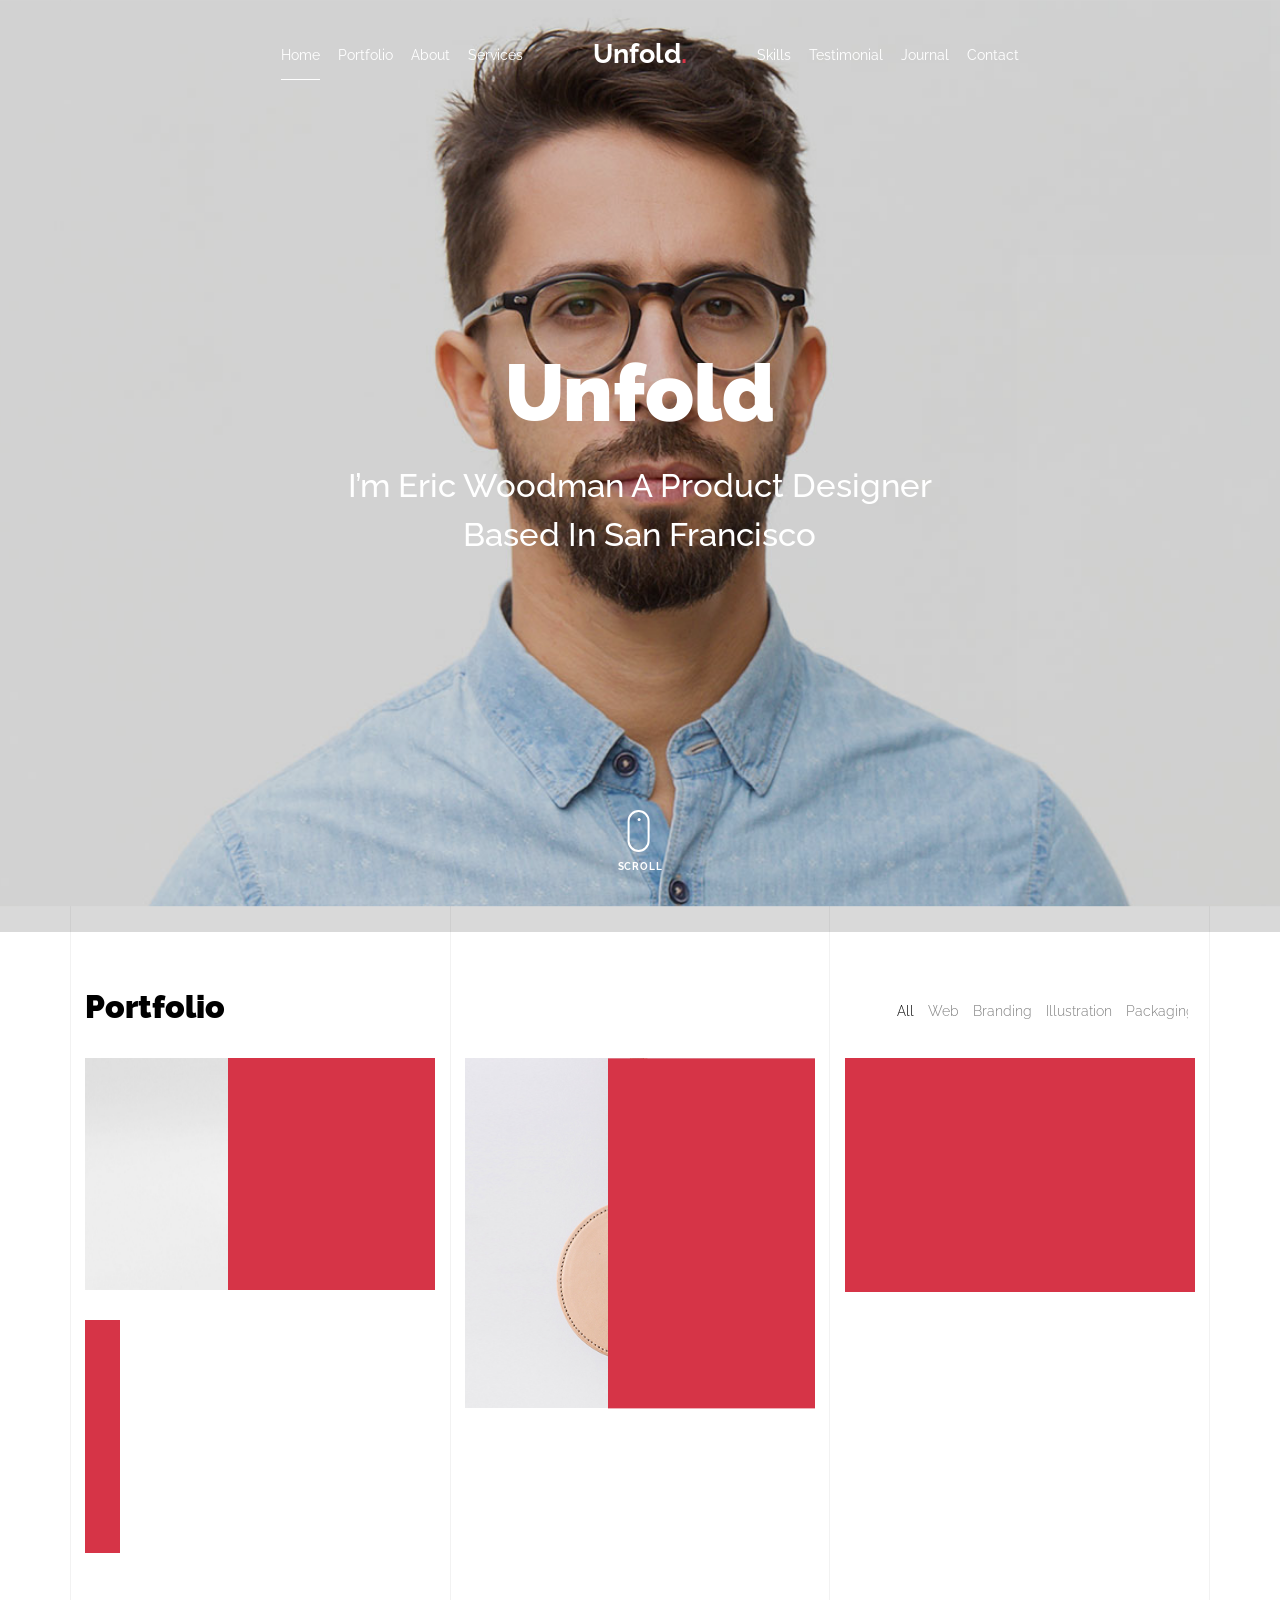
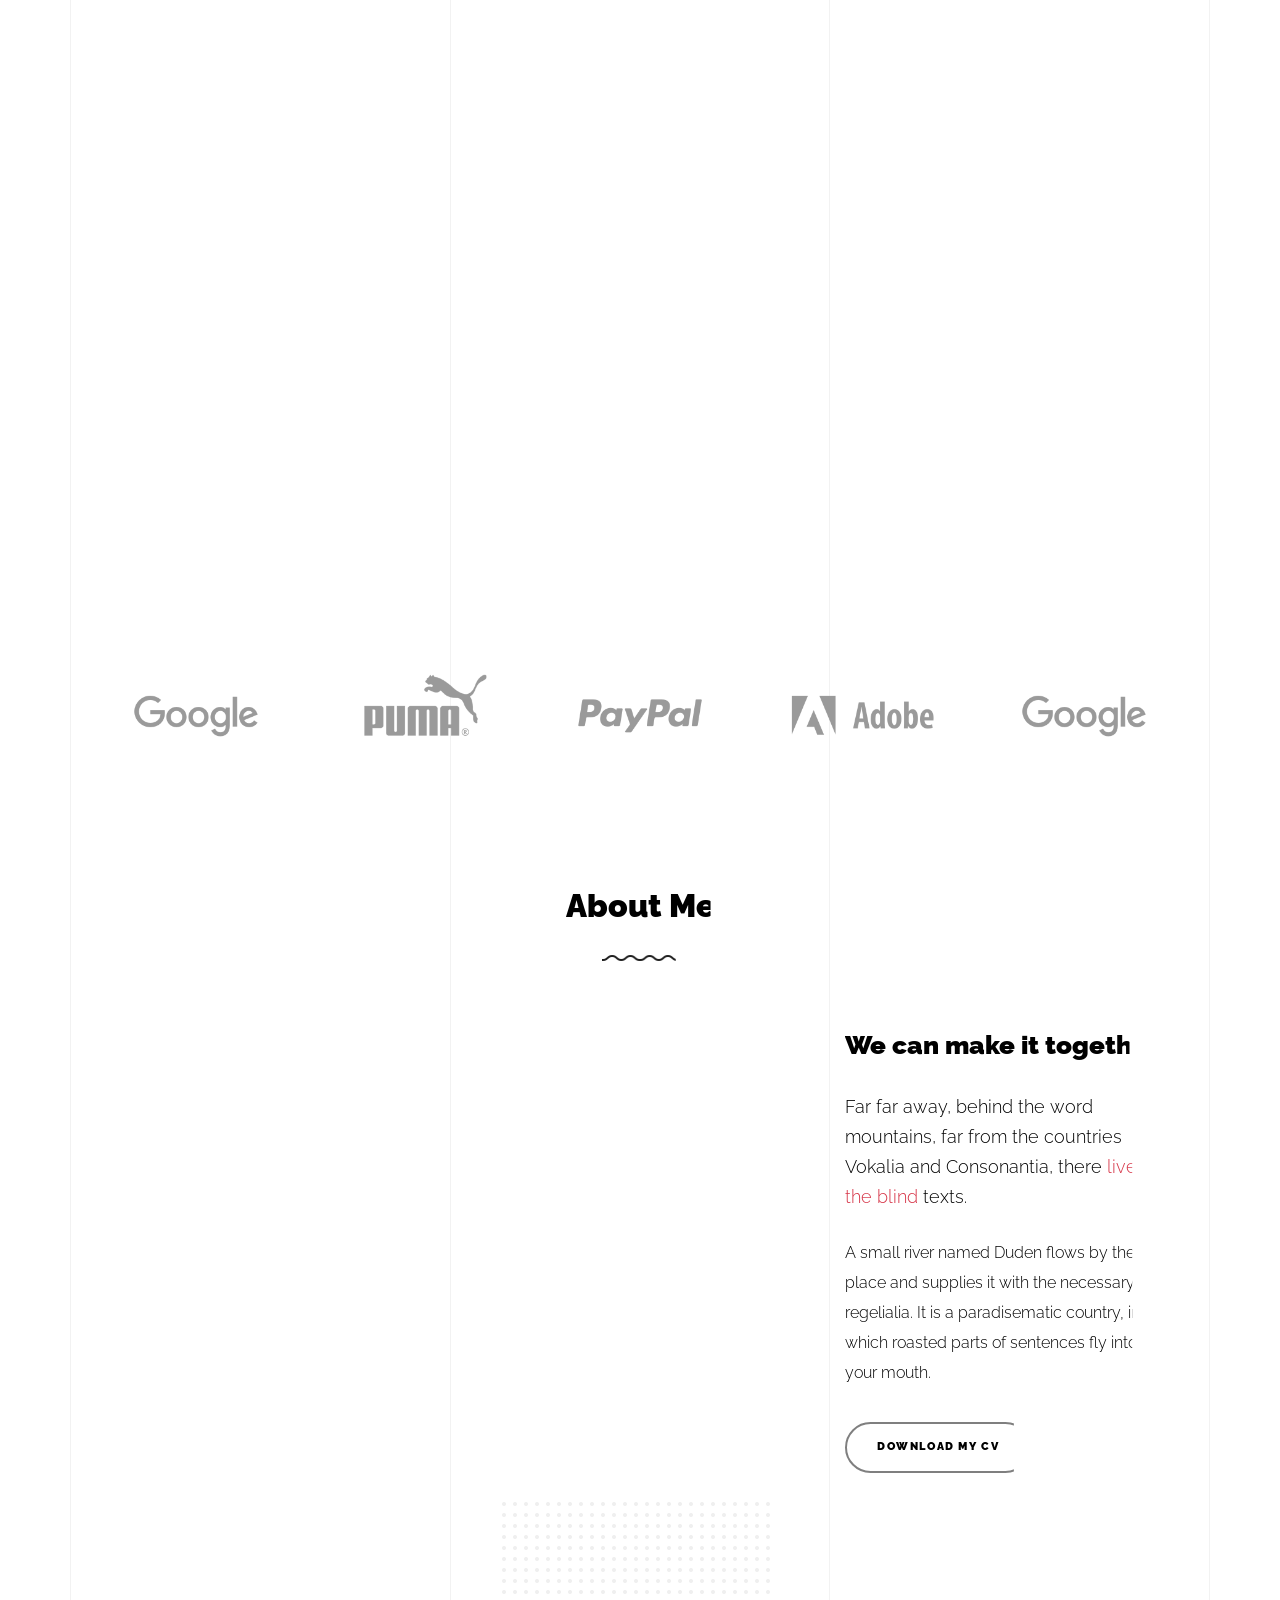
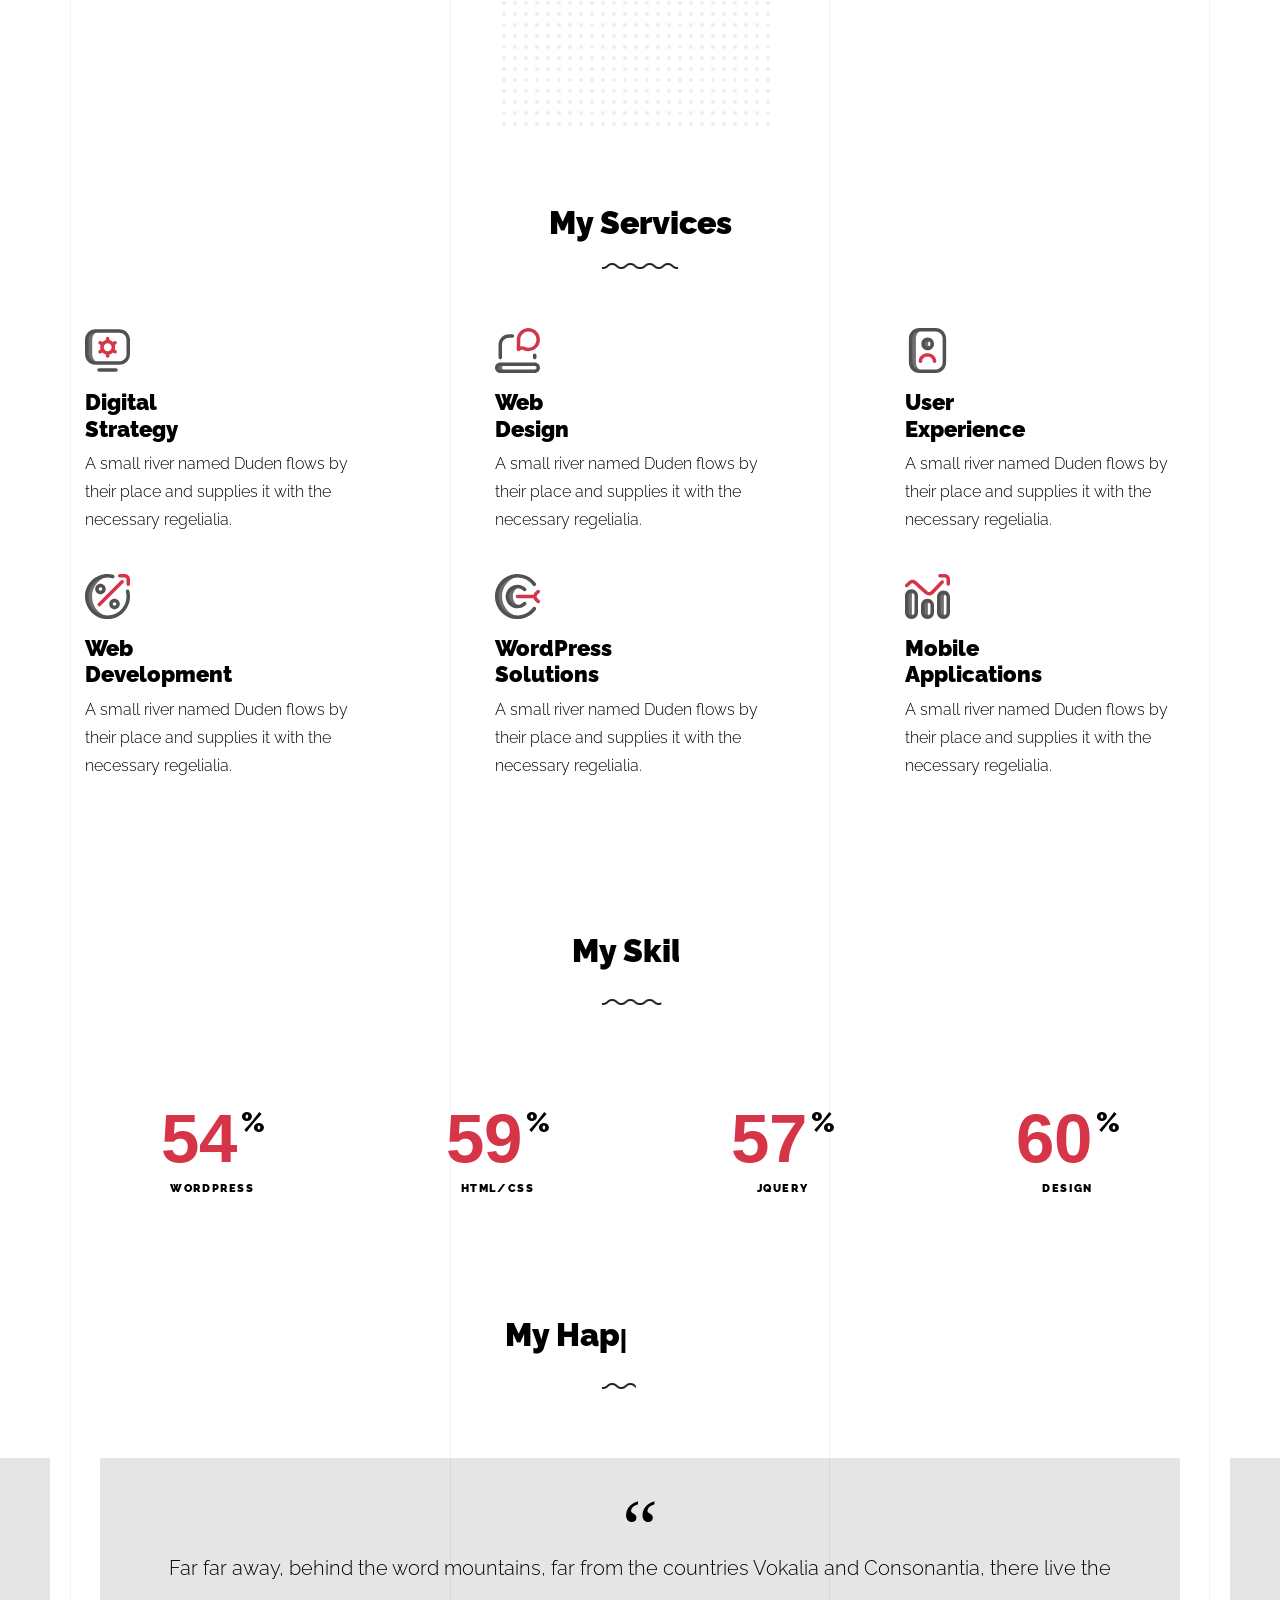
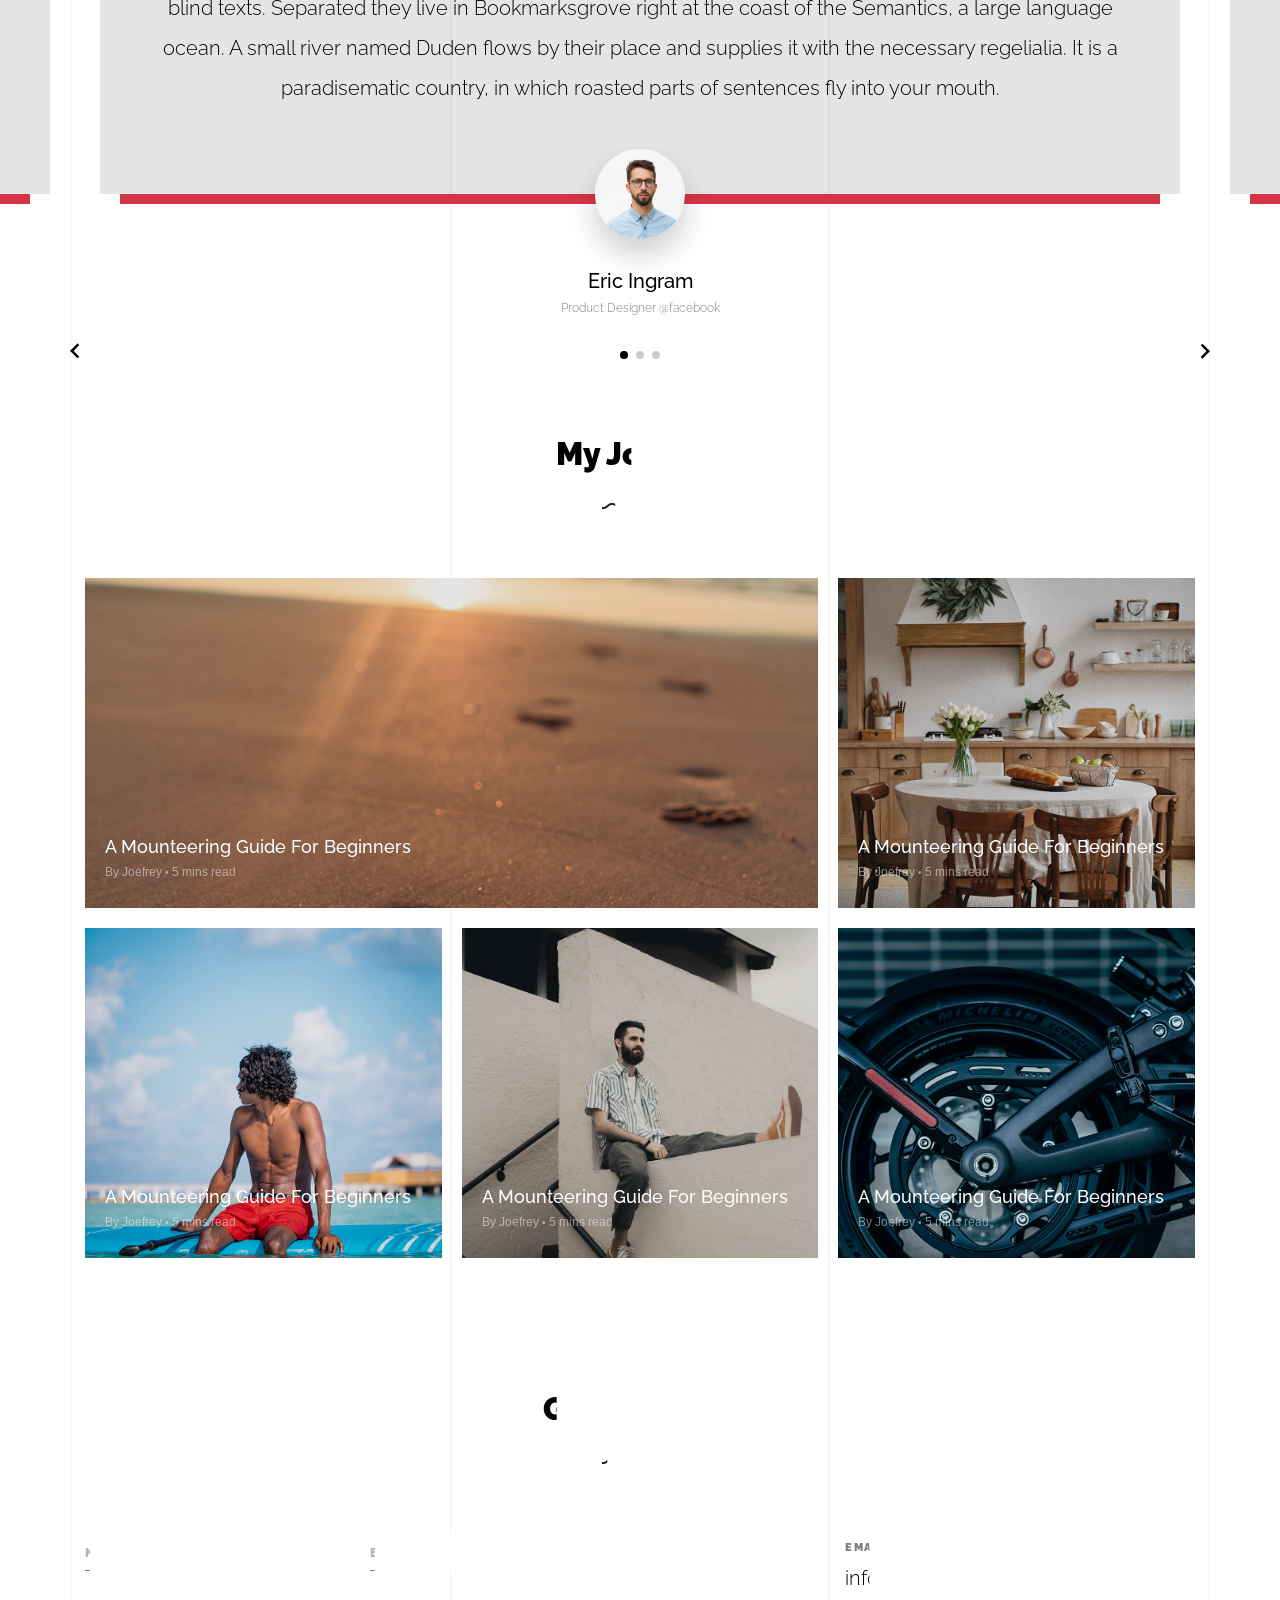
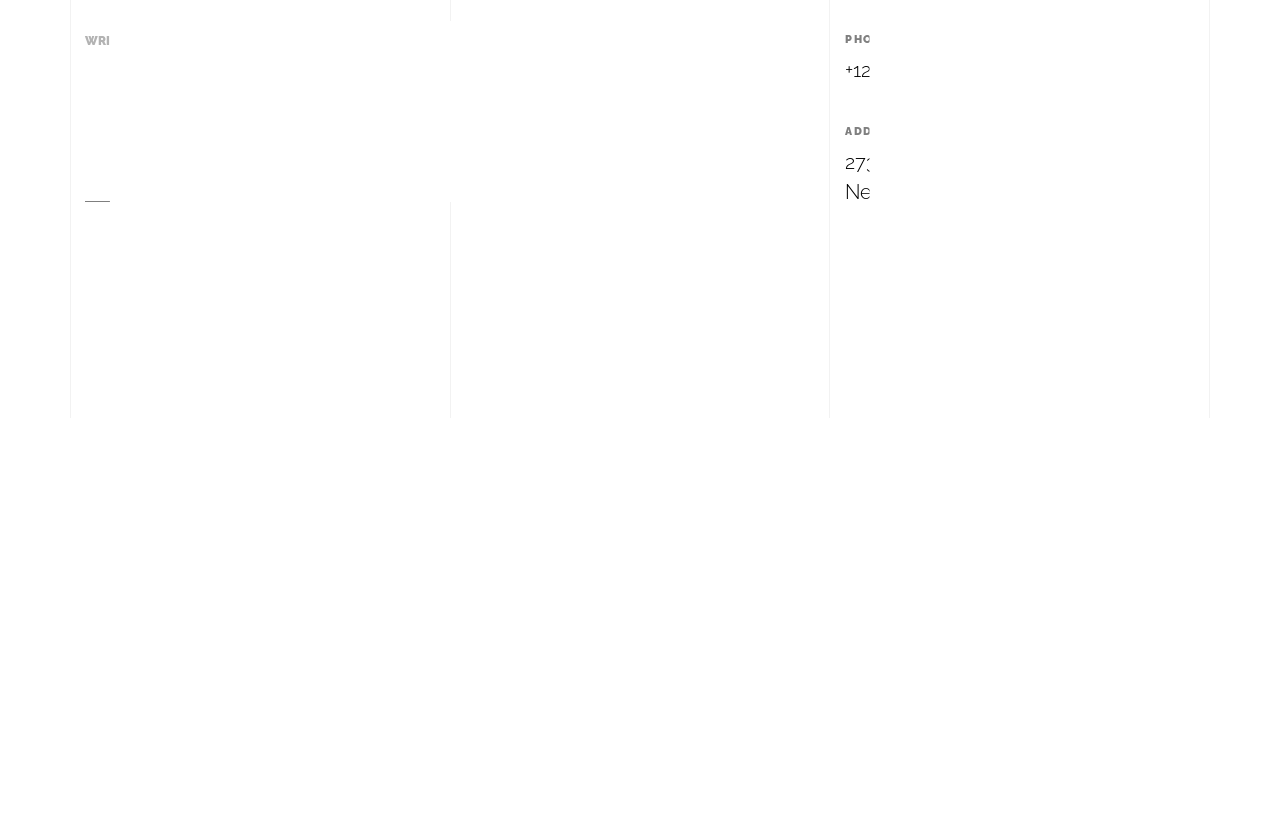
<file: light/index.html>
<!doctype html>
<html lang="en">
  <head>
    <title>Unfold &mdash; A onepage portfolio HTML template by Unslate.co</title>
    <meta charset="utf-8">
    <meta name="viewport" content="width=device-width, initial-scale=1, shrink-to-fit=no">
    
    <meta name="description" content="A onepage portfolio HTML template by Unslate.co">
    <meta name="keywords" content="html, css, javascript, jquery">
    <meta name="author" content="Unslate.co">

    <link rel="stylesheet" href="css/vendor/icomoon/style.css">
    <link rel="stylesheet" href="css/vendor/owl.carousel.min.css">
    <link rel="stylesheet" href="css/vendor/aos.css">
    <link rel="stylesheet" href="css/vendor/animate.min.css">
    <link rel="stylesheet" href="css/vendor/bootstrap.min.css">
    <link rel="stylesheet" href="css/vendor/jquery.fancybox.min.css">
    

    <!-- Theme Style -->
    <link rel="stylesheet" href="css/style.css">

  </head>
  <body data-spy="scroll" data-target=".site-nav-target" data-offset="200">

    <nav class="unslate_co--site-mobile-menu">
      <div class="close-wrap d-flex">
        <a href="#" class="d-flex ml-auto js-menu-toggle">
          <span class="close-label">Close</span>
          <div class="close-times">
            <span class="bar1"></span>
            <span class="bar2"></span>
          </div>
        </a>
      </div>
      <div class="site-mobile-inner"></div>
    </nav>


    <div class="unslate_co--site-wrap">

      <div class="unslate_co--site-inner">

        <div class="lines-wrap">
          <div class="lines-inner">
            <div class="lines"></div>
          </div>
        </div>
        <!-- END lines -->
      
      <nav class="unslate_co--site-nav site-nav-target">

        <div class="container">
        
          <div class="row align-items-center justify-content-between text-left">
            <div class="col-md-5 text-right">
              <ul class="site-nav-ul js-clone-nav text-left d-none d-lg-inline-block">
                <li class="has-children">
                  <a href="#home-section" class="nav-link">Home</a>
                  <ul class="dropdown">
                    <li>
                      <a href="index.html">Hero Image BG</a>
                    </li>
                    <li>
                      <a href="index-video.html">Video BG</a>
                    </li>
                    <li>
                      <a href="index-hero-slider.html">Hero Slider</a>
                    </li>
                    <li>
                      <a href="index-sidebar-menu.html">Sidebar Menu</a>
                    </li>
                    <li>
                      <a href="index-right-menu.html">Right Menu</a>
                    </li>
                  </ul>
                </li>
                <li><a href="#portfolio-section" class="nav-link">Portfolio</a></li>
                <li><a href="#about-section" class="nav-link">About</a></li>
                <li><a href="#services-section" class="nav-link">Services</a></li>
              </ul>
            </div>
            <div class="site-logo pos-absolute">
              <a href="index.html" class="unslate_co--site-logo">Unfold<span>.</span></a>
            </div>
            <div class="col-md-5 text-right text-lg-left">
              <ul class="site-nav-ul js-clone-nav text-left d-none d-lg-inline-block">
                <li><a href="#skills-section" class="nav-link">Skills</a></li>
                <li><a href="#testimonial-section" class="nav-link">Testimonial</a></li>
                <li><a href="#journal-section" class="nav-link">Journal</a></li>
                <li><a href="#contact-section" class="nav-link">Contact</a></li>
              </ul>

              <ul class="site-nav-ul-none-onepage text-right d-inline-block d-lg-none">
                <li><a href="#" class="js-menu-toggle">Menu</a></li>
              </ul>

            </div>
          </div>
        </div>

      </nav>
      <!-- END nav -->

      <div class="cover-v1 jarallax overlay" style="background-image: url('images/cover_bg_1.jpg');" id="home-section">
        <div class="container">
          <div class="row align-items-center">
              
            <div class="col-md-7 mx-auto text-center">
              <h1 class="heading gsap-reveal-hero text-white">Unfold</h1>
              <h2 class="subheading gsap-reveal-hero text-white">I’m Eric Woodman A Product Designer Based In San Francisco</h2>
            </div>

          </div>
        </div>


        <!-- dov -->
        <a href="#portfolio-section" class="mouse-wrap smoothscroll">
          <span class="mouse">
            <span class="scroll"></span>
          </span>
          <span class="mouse-label">Scroll</span>
        </a>

      </div>
      <!-- END .cover-v1 -->



      <div class="unslate_co--section" id="portfolio-section">
        <div class="container">
          
          
          <div class="relative"><div class="loader-portfolio-wrap"><div class="loader-portfolio dark"></div></div> </div>
          <div id="portfolio-single-holder"></div>

          <div class="portfolio-wrapper">

            <div class="d-flex align-items-center mb-4 gsap-reveal gsap-reveal-filter">
              <h2 class="mr-auto heading-h2">Portfolio</h2>
              
              <a href="#" class="text-black js-filter d-inline-block d-lg-none">Filter</a>
              
              <div class="filter-wrap">
                <div class="filter ml-auto" id="filters">
                  <a href="#" class="active" data-filter="*">All</a>
                  <a href="#" data-filter=".web">Web</a>
                  <a href="#" data-filter=".branding">Branding</a>
                  <a href="#" data-filter=".illustration">Illustration</a>
                  <a href="#" data-filter=".packaging">Packaging</a>
                </div>
              </div>

            </div>


            
            <div id="posts" class="row gutter-isotope-item">
              <div class="item web branding col-sm-6 col-md-6 col-lg-4 isotope-mb-2">
                <a href="portfolio-single-1.html" class="portfolio-item ajax-load-page isotope-item gsap-reveal-img" data-id="1">
                    <div class="overlay">
                      <span class="wrap-icon icon-link2"></span>
                      <div class="portfolio-item-content">
                        <h3>Shoe Rebranding</h3>
                        <p>web, branding</p>
                      </div>
                    </div>
                    <img src="images/work_1_md.jpg" class="lazyload  img-fluid" alt="Images" />
                  </a>
              </div>
              <div class="item branding packaging illustration col-sm-6 col-md-6 col-lg-4 isotope-mb-2 ">
                <a href="portfolio-single-3.html" class="portfolio-item ajax-load-page item-portrait isotope-item gsap-reveal-img" data-id="3">
                    <div class="overlay">
                      <span class="wrap-icon icon-link2"></span>
                      <div class="portfolio-item-content">
                        <h3>Reworking</h3>
                        <p>branding, packaging, illustration</p>
                      </div>
                    </div>
                    <img src="images/work_2_md.jpg" class="lazyload  img-fluid" alt="Images" />
                  </a>
              </div>

              <div class="item branding packaging col-sm-6 col-md-6 col-lg-4 isotope-mb-2">
                <a href="portfolio-single-4.html" class="portfolio-item isotope-item ajax-load-page gsap-reveal-img" data-id="4">
                    <div class="overlay">
                      <span class="wrap-icon icon-link2"></span>
                      <div class="portfolio-item-content">
                        <h3>Modern Building</h3>
                        <p>branding, packaging</p>
                      </div>
                    </div>
                    <img src="images/work_3_md.jpg" class="lazyload  img-fluid" alt="Images" />
                  </a>
              </div>

              <div class="item web packaging col-sm-6 col-md-6 col-lg-4 isotope-mb-2">

                <a href="images/work_4_full.jpg" class="portfolio-item isotope-item gsap-reveal-img" data-fancybox="gallery" data-caption="Watch">
                    <div class="overlay">
                      <span class="wrap-icon icon-photo2"></span>
                      <div class="portfolio-item-content">
                        <h3>Watch</h3>
                        <p>web, packaging</p>
                      </div>
                    </div>
                    <img src="images/work_4_full.jpg" class="lazyload  img-fluid" alt="Images" />
                  </a>

              </div>

              <div class="item illustration packaging col-sm-6 col-md-6 col-lg-4 isotope-mb-2">
                <a href="images/work_5_md.jpg" class="portfolio-item isotope-item gsap-reveal-img" data-fancybox="gallery" data-caption="Shoe Rebranding">
                    <div class="overlay">
                      <span class="wrap-icon icon-photo2"></span>
                      <div class="portfolio-item-content">
                        <h3>Shoe Rebranding</h3>
                        <p>illustration, packaging</p>
                      </div>
                    </div>
                    <img src="images/work_5_md.jpg" class="lazyload  img-fluid" alt="Images" />
                  </a>
              </div>

              <div class="item web branding col-sm-6 col-md-6 col-lg-4 isotope-mb-2">
                <a href="portfolio-single-2.html" class="portfolio-item ajax-load-page item-portrait isotope-item gsap-reveal-img" data-id="2">
                    <div class="overlay">
                      <span class="wrap-icon icon-link2"></span>
                      <div class="portfolio-item-content">
                        <h3>Reshape</h3>
                        <p>web, branding</p>
                      </div>
                    </div>
                    <img src="images/work_6_md.jpg" class="lazyload  img-fluid" alt="Images" />
                  </a>
              </div>

              <div class="item branding packaging col-sm-6 col-md-6 col-lg-4 isotope-mb-2">
                <a href="images/work_7_a_md.jpg" class="portfolio-item item-portrait isotope-item gsap-reveal-img" data-fancybox="gallery" data-caption="Modern Building">
                    <div class="overlay">
                      <span class="wrap-icon icon-photo2"></span>
                      <div class="portfolio-item-content">
                        <h3>Modern Building</h3>
                        <p>branding, packaging</p>
                      </div>
                    </div>
                    <img src="images/work_7_a_md.jpg" class="lazyload  img-fluid" alt="Images" />
                  </a>
              </div>

              <div class="item web branding col-sm-6 col-md-6 col-lg-4 isotope-mb-2">
                <a href="https://www.youtube.com/watch?v=mwtbEGNABWU" class="portfolio-item isotope-item gsap-reveal-img" data-fancybox="gallery" data-caption="Showreel 2019">
                    <div class="overlay">
                      <span class="wrap-icon icon-play_circle_filled"></span>
                      <div class="portfolio-item-content">
                        <h3>Showreel 2019</h3>
                        <p>web, branding</p>
                      </div>
                    </div>
                    <img src="images/work_8_md.jpg" class="lazyload  img-fluid" alt="Images" />
                  </a>
              </div>

              <div class="item web illustration col-sm-6 col-md-6 col-lg-4 isotope-mb-2">
                <a href="images/work_9_a_md.jpg" class="portfolio-item isotope-item gsap-reveal-img" data-fancybox="gallery" data-caption="Render Packaging">
                    <div class="overlay">
                      <span class="wrap-icon icon-photo2"></span>
                      <div class="portfolio-item-content">
                        <h3>Render Packaging</h3>
                        <p>web, illustration</p>
                      </div>
                    </div>
                    <img src="images/work_9_a_md.jpg" class="lazyload  img-fluid" alt="Images" />
                  </a>
              </div>

            </div>
            
          </div>


        </div>
      </div>



      <div class="unslate_co--section">
        <div class="container">
          <div class="owl-carousel logo-slider">
            <div class="logo-v1 gsap-reveal">
              <img src="images/logo-google.png" alt="Image" class="img-fluid">
            </div>
            <div class="logo-v1 gsap-reveal">
              <img src="images/logo-puma.png" alt="Image" class="img-fluid">
            </div>
            <div class="logo-v1 gsap-reveal">
              <img src="images/logo-paypal.png" alt="Image" class="img-fluid">
            </div>
            <div class="logo-v1 gsap-reveal">
              <img src="images/logo-adobe.png" alt="Image" class="img-fluid">
            </div>
          </div>
        </div>
      </div>


      <div class="unslate_co--section" id="about-section">
        <div class="container">
          
          <div class="section-heading-wrap text-center mb-5">
            <h2 class="heading-h2 text-center divider"><span class="gsap-reveal">About Me</span></h2>
            <span class="gsap-reveal"><img src="images/divider.png" alt="divider" width="76"></span>
          </div>
          

          <div class="row mt-5 justify-content-between">
            <div class="col-lg-7 mb-5 mb-lg-0" data-aos="fade-up">
              <figure class="dotted-bg gsap-reveal-img">
                <img src="images/about_me_pic.jpg" alt="Image" class="img-fluid">
              </figure>
            </div>
            <div class="col-lg-4 pr-lg-5">
              <h3 class="mb-4 heading-h3"><span class="gsap-reveal">We can make it together</span></h3>
              <p class="lead gsap-reveal">Far far away, behind the word mountains, far from the countries Vokalia and Consonantia, there <a href="#">live the blind</a> texts. </p>
              <p class="mb-4 gsap-reveal">A small river named Duden flows by their place and supplies it with the necessary regelialia. It is a paradisematic country, in which roasted parts of sentences fly into your mouth.</p>
              <p class="gsap-reveal"><a href="#" class="btn btn-outline-pill btn-custom-light">Download my CV</a></p>
            </div>
          </div>
        </div>
      </div>

      <div class="unslate_co--section" id="services-section">
        <div class="container">

          <div class="section-heading-wrap text-center mb-5">
            <h2 class="heading-h2 text-center divider">My Services</h2>
            <img src="images/divider.png" alt="divider" width="76">
          </div>

          <div class="row gutter-v3">
            <div class="col-md-6 col-lg-4 mb-4">
              <div class="feature-v1" data-aos="fade-up" data-aos-delay="0">
                <div class="wrap-icon mb-3">
                  <img src="images/svg/001-options.svg" alt="Image" width="45">
                </div>
                <h3>Digital <br> Strategy</h3>
                <p>A small river named Duden flows by their place and supplies it with the necessary regelialia. </p>
              </div> 
            </div>
            <div class="col-md-6 col-lg-4 mb-4">
              <div class="feature-v1" data-aos="fade-up" data-aos-delay="100">
                <div class="wrap-icon mb-3">
                  <img src="images/svg/002-chat.svg" alt="Icon" width="45">
                </div>
                <h3>Web <br> Design</h3>
                <p>A small river named Duden flows by their place and supplies it with the necessary regelialia. </p>
              </div> 
            </div>
            <div class="col-md-6 col-lg-4 mb-4">
              <div class="feature-v1" data-aos="fade-up" data-aos-delay="200">
                <div class="wrap-icon mb-3">
                  <img src="images/svg/003-contact-book.svg" alt="Image" class="img-fluid" width="45">
                </div>
                <h3>User <br> Experience</h3>
                <p>A small river named Duden flows by their place and supplies it with the necessary regelialia. </p>
              </div> 
            </div>

            <div class="col-md-6 col-lg-4 mb-4">
              <div class="feature-v1" data-aos="fade-up" data-aos-delay="0">
                <div class="wrap-icon mb-3">
                  <img src="images/svg/004-percentage.svg" alt="Image" width="45">
                </div>
                <h3>Web <br> Development</h3>
                <p>A small river named Duden flows by their place and supplies it with the necessary regelialia. </p>
              </div> 
            </div>
            <div class="col-md-6 col-lg-4 mb-4">
              <div class="feature-v1" data-aos="fade-up" data-aos-delay="100">
                <div class="wrap-icon mb-3">
                  <img src="images/svg/006-goal.svg" alt="Image" width="45">
                </div>
                <h3>WordPress <br> Solutions</h3>
                <p>A small river named Duden flows by their place and supplies it with the necessary regelialia. </p>
              </div> 
            </div>
            <div class="col-md-6 col-lg-4 mb-4">
              <div class="feature-v1" data-aos="fade-up" data-aos-delay="200">
                <div class="wrap-icon mb-3">
                  <img src="images/svg/005-line-chart.svg" alt="Image" width="45">
                </div>
                <h3>Mobile <br> Applications</h3>
                <p>A small river named Duden flows by their place and supplies it with the necessary regelialia. </p>
              </div> 
            </div>

          </div>

        </div>
      </div>

      <div class="unslate_co--section section-counter" id="skills-section">
        <div class="container">
          <div class="section-heading-wrap text-center mb-5">
            <h2 class="heading-h2 text-center divider"><span class="gsap-reveal">My Skills</span></h2>
            <span class="gsap-reveal"><img src="images/divider.png" alt="divider" width="76"></span>
          </div>


          <div class="row pt-5">
            <div class="col-6 col-sm-6 mb-5 mb-lg-0 col-md-6 col-lg-3" data-aos="fade-up" data-aos-delay="0">
              <div class="counter-v1 text-center">
                <span class="number-wrap">
                  <span class="number number-counter" data-number="90">0</span>
                  <span class="append-text">%</span>
                </span>
                <span class="counter-label">WordPress</span>
              </div>
            </div>
            <div class="col-6 col-sm-6 mb-5 mb-lg-0 col-md-6 col-lg-3" data-aos="fade-up" data-aos-delay="100">
              <div class="counter-v1 text-center">
                <span class="number-wrap">
                  <span class="number number-counter" data-number="99">0</span>
                  <span class="append-text">%</span>
                </span>
                <span class="counter-label">HTML/CSS</span>
              </div>
            </div>
            <div class="col-6 col-sm-6 mb-5 mb-lg-0 col-md-6 col-lg-3" data-aos="fade-up" data-aos-delay="200">
              <div class="counter-v1 text-center">
                <span class="number-wrap">
                  <span class="number number-counter" data-number="95">0</span>
                  <span class="append-text">%</span>
                </span>
                <span class="counter-label">jQuery</span>
              </div>
            </div>
            <div class="col-6 col-sm-6 mb-5 mb-lg-0 col-md-6 col-lg-3" data-aos="fade-up" data-aos-delay="300">
              <div class="counter-v1 text-center">
                <span class="number-wrap">
                  <span class="number number-counter" data-number="100">0</span>
                  <span class="append-text">%</span>
                </span>
                <span class="counter-label">Design</span>
              </div>
            </div>
          </div>
        </div>
      </div>
      <!-- END .counter -->

      <div class="unslate_co--section" id="testimonial-section">
        <div class="container">
          <div class="section-heading-wrap text-center mb-5">
            <h2 class="heading-h2 text-center divider"><span class="gsap-reveal">My Happy Clients</span></h2>
            <span class="gsap-reveal"><img src="images/divider.png" alt="divider" width="76"></span>
          </div>
        </div>

        <div class="owl-carousel testimonial-slider">
          <div>
            <div class="testimonial-v1">
              <div class="testimonial-inner-bg">
                <span class="quote">&ldquo;</span>
                <blockquote>
                  Far far away, behind the word mountains, far from the countries Vokalia and Consonantia, there live the blind texts. Separated they live in Bookmarksgrove right at the coast of the Semantics, a large language ocean. A small river named Duden flows by their place and supplies it with the necessary regelialia. It is a paradisematic country, in which roasted parts of sentences fly into your mouth.
                </blockquote>
              </div>
              
              <div class="testimonial-author-info">
                <img src="images/person_man_1.jpg" alt="Image">
                <h3>Eric Ingram</h3>
                <span class="d-block position">Product Designer @facebook</span>
              </div>

            </div>
          </div>
          <div>
            <div class="testimonial-v1">
              <div class="testimonial-inner-bg">
                <span class="quote">&ldquo;</span>
                <blockquote>
                  Far far away, behind the word mountains, far from the countries Vokalia and Consonantia, there live the blind texts. Separated they live in Bookmarksgrove right at the coast of the Semantics, a large language ocean. A small river named Duden flows by their place and supplies it with the necessary regelialia. It is a paradisematic country, in which roasted parts of sentences fly into your mouth.
                </blockquote>
              </div>
              
              <div class="testimonial-author-info">
                <img src="images/person_man_2.jpg" alt="Image">
                <h3>Ryan Mullins</h3>
                <span class="d-block position">Product Designer @Shopify</span>
              </div>

            </div>
          </div>
          <div>
            <div class="testimonial-v1">
              <div class="testimonial-inner-bg">
                <span class="quote">&ldquo;</span>
                <blockquote>
                  Far far away, behind the word mountains, far from the countries Vokalia and Consonantia, there live the blind texts. Separated they live in Bookmarksgrove right at the coast of the Semantics, a large language ocean. A small river named Duden flows by their place and supplies it with the necessary regelialia. It is a paradisematic country, in which roasted parts of sentences fly into your mouth.
                </blockquote>
              </div>
              
              <div class="testimonial-author-info">
                <img src="images/person_woman_1.jpg" alt="Image">
                <h3>Erica Miller</h3>
                <span class="d-block position">Product Designer @Twitter</span>
              </div>

            </div>
          </div>
        </div>

      </div>
      <!-- END testimonial -->

      <div class="unslate_co--section" id="journal-section">
        <div class="container">
          <div class="section-heading-wrap text-center mb-5">
            <h2 class="heading-h2 text-center divider"><span class="gsap-reveal">My Journal</span></h2>
            <span class="gsap-reveal"><img src="images/divider.png" alt="divider" width="76"></span>
          </div>

          
          <div class="row gutter-v4 align-items-stretch">
            <div class="col-sm-6 col-md-6 col-lg-8 blog-post-entry" data-aos="fade-up" data-aos-delay="0">

              <a href="blog-single.html" class="grid-item blog-item w-100 h-100">
                <div class="overlay">
                  <div class="portfolio-item-content">
                    <h3>A Mounteering Guide For Beginners</h3>
                    <p class="post-meta">By Joefrey <span class="small">&bullet;</span> 5 mins read</p>
                  </div>
                </div>
                <img src="images/post_1.jpg" class="lazyload" alt="Image" />
              </a>


            </div>
            <div class="col-sm-6 col-md-6 col-lg-4 blog-post-entry" data-aos="fade-up" data-aos-delay="100">
              <a href="blog-single.html" class="grid-item blog-item w-100 h-100">
                <div class="overlay">
                  <div class="portfolio-item-content">
                    <h3>A Mounteering Guide For Beginners</h3>
                    <p class="post-meta">By Joefrey <span class="small">&bullet;</span> 5 mins read</p>
                  </div>
                </div>
                <img src="images/post_2.jpg" class="lazyload" alt="Image" />
              </a>
            </div>


            <div class="col-sm-6 col-md-6 col-lg-4 blog-post-entry" data-aos="fade-up" data-aos-delay="0">

              <a href="blog-single.html" class="grid-item blog-item w-100 h-100">
                <div class="overlay">
                  <div class="portfolio-item-content">
                    <h3>A Mounteering Guide For Beginners</h3>
                    <p class="post-meta">By Joefrey <span class="small">&bullet;</span> 5 mins read</p>
                  </div>
                </div>
                <img src="images/post_3.jpg" class="lazyload" alt="Image" />
              </a>


            </div>
            <div class="col-sm-6 col-md-6 col-lg-4 blog-post-entry" data-aos="fade-up" data-aos-delay="100">
              <a href="blog-single.html" class="grid-item blog-item w-100 h-100">
                <div class="overlay">
                  <div class="portfolio-item-content">
                    <h3>A Mounteering Guide For Beginners</h3>
                    <p class="post-meta">By Joefrey <span class="small">&bullet;</span> 5 mins read</p>
                  </div>
                </div>
                <img src="images/post_4.jpg" class="lazyload" alt="Image" />
              </a>
            </div>

            <div class="col-sm-6 col-md-6 col-lg-4 blog-post-entry" data-aos="fade-up" data-aos-delay="200">
              <a href="blog-single.html" class="grid-item blog-item w-100 h-100">
                <div class="overlay">
                  <div class="portfolio-item-content">
                    <h3>A Mounteering Guide For Beginners</h3>
                    <p class="post-meta">By Joefrey <span class="small">&bullet;</span> 5 mins read</p>
                  </div>
                </div>
                <img src="images/post_5.jpg" class="lazyload" alt="Image" />
              </a>
            </div>


          </div>

        </div>
      </div>
      <!-- END blog posts -->


      <div class="unslate_co--section" id="contact-section">
        <div class="container">
          <div class="section-heading-wrap text-center mb-5">
            <h2 class="heading-h2 text-center divider"><span class="gsap-reveal">Get In Touch</span></h2>
            <span class="gsap-reveal"><img src="images/divider.png" alt="divider" width="76"></span>
          </div>


          <div class="row justify-content-between">
            
            <div class="col-md-6">
              <form method="post" class="form-outline-style-v1" id="contactForm">
                <div class="form-group row mb-0">

                  <div class="col-lg-6 form-group gsap-reveal">
                    <label for="name">Name</label>
                    <input name="name" type="text" class="form-control" id="name">
                  </div>
                  <div class="col-lg-6 form-group gsap-reveal">
                    <label for="email">Email</label>
                    <input name="email" type="email" class="form-control" id="email">
                  </div>
                  <div class="col-lg-12 form-group gsap-reveal">
                    <label for="message">Write your message...</label>
                    <textarea name="message" id="message" cols="30" rows="7" class="form-control"></textarea>
                  </div>
                </div>
                <div class="form-group row gsap-reveal">
                    <div class="col-md-12 d-flex align-items-center">
                      <input type="submit" class="btn btn-outline-pill btn-custom-light mr-3" value="Send Message">
                      <span class="submitting"></span>
                    </div>
                  </div>
              </form>
              <div id="form-message-warning" class="mt-4"></div> 
              <div id="form-message-success">
                Your message was sent, thank you!
              </div>

            </div>

            <div class="col-md-4">
              <div class="contact-info-v1">
                <div class="gsap-reveal d-block">
                  <span class="d-block contact-info-label">Email</span>
                  <a href="#" class="contact-info-val">info@unslate.co</a>
                </div>
                <div class="gsap-reveal d-block">
                  <span class="d-block contact-info-label">Phone</span>
                  <a href="#" class="contact-info-val">+12 345 6789 012</a>
                </div>
                <div class="gsap-reveal d-block">
                  <span class="d-block contact-info-label">Address</span>
                  <address class="contact-info-val">273 South Riverview Rd. <br> New York, NY 10011</address>
                </div>
              </div>
            </div>

          </div>
        </div>
      </div>
      </div> 

      <footer class="unslate_co--footer unslate_co--section">
        <div class="container">
          <div class="row justify-content-center">
            <div class="col-md-7">
              
              <div class="footer-site-logo"><a href="#">Unfold<span>.</span></a></div>

              <ul class="footer-site-social">
                <li><a href="#">Facebook</a></li>
                <li><a href="#">Twitter</a></li>
                <li><a href="#">Instagram</a></li>
                <li><a href="#">Dribbble</a></li>
                <li><a href="#">Behance</a></li>
              </ul>

              <p class="site-copyright">
                <small>&copy; 2020 <a href="#">Unfold  </a>. All Rights Reserved. Design with <span class="icon-heart text-danger"></span> by <a href="#">Unslate.co</a>.</small>
              </p>

            </div>
          </div>
        </div>
      </footer>

      
    </div>

    <!-- Loader -->
    <div id="unslate_co--overlayer"></div>
    <div class="site-loader-wrap">
      <div class="site-loader dark"></div>
    </div>

    <script src="js/scripts-dist.js"></script>
    <script src="js/main.js"></script>

    <!-- Global site tag (gtag.js) - Google Analytics -->
<script async src="https://www.googletagmanager.com/gtag/js?id=UA-157808202-1"></script>
<script>
  window.dataLayer = window.dataLayer || [];
  function gtag(){dataLayer.push(arguments);}
  gtag('js', new Date());

  gtag('config', 'UA-157808202-1');
</script>

  </body>
</html>
</file>
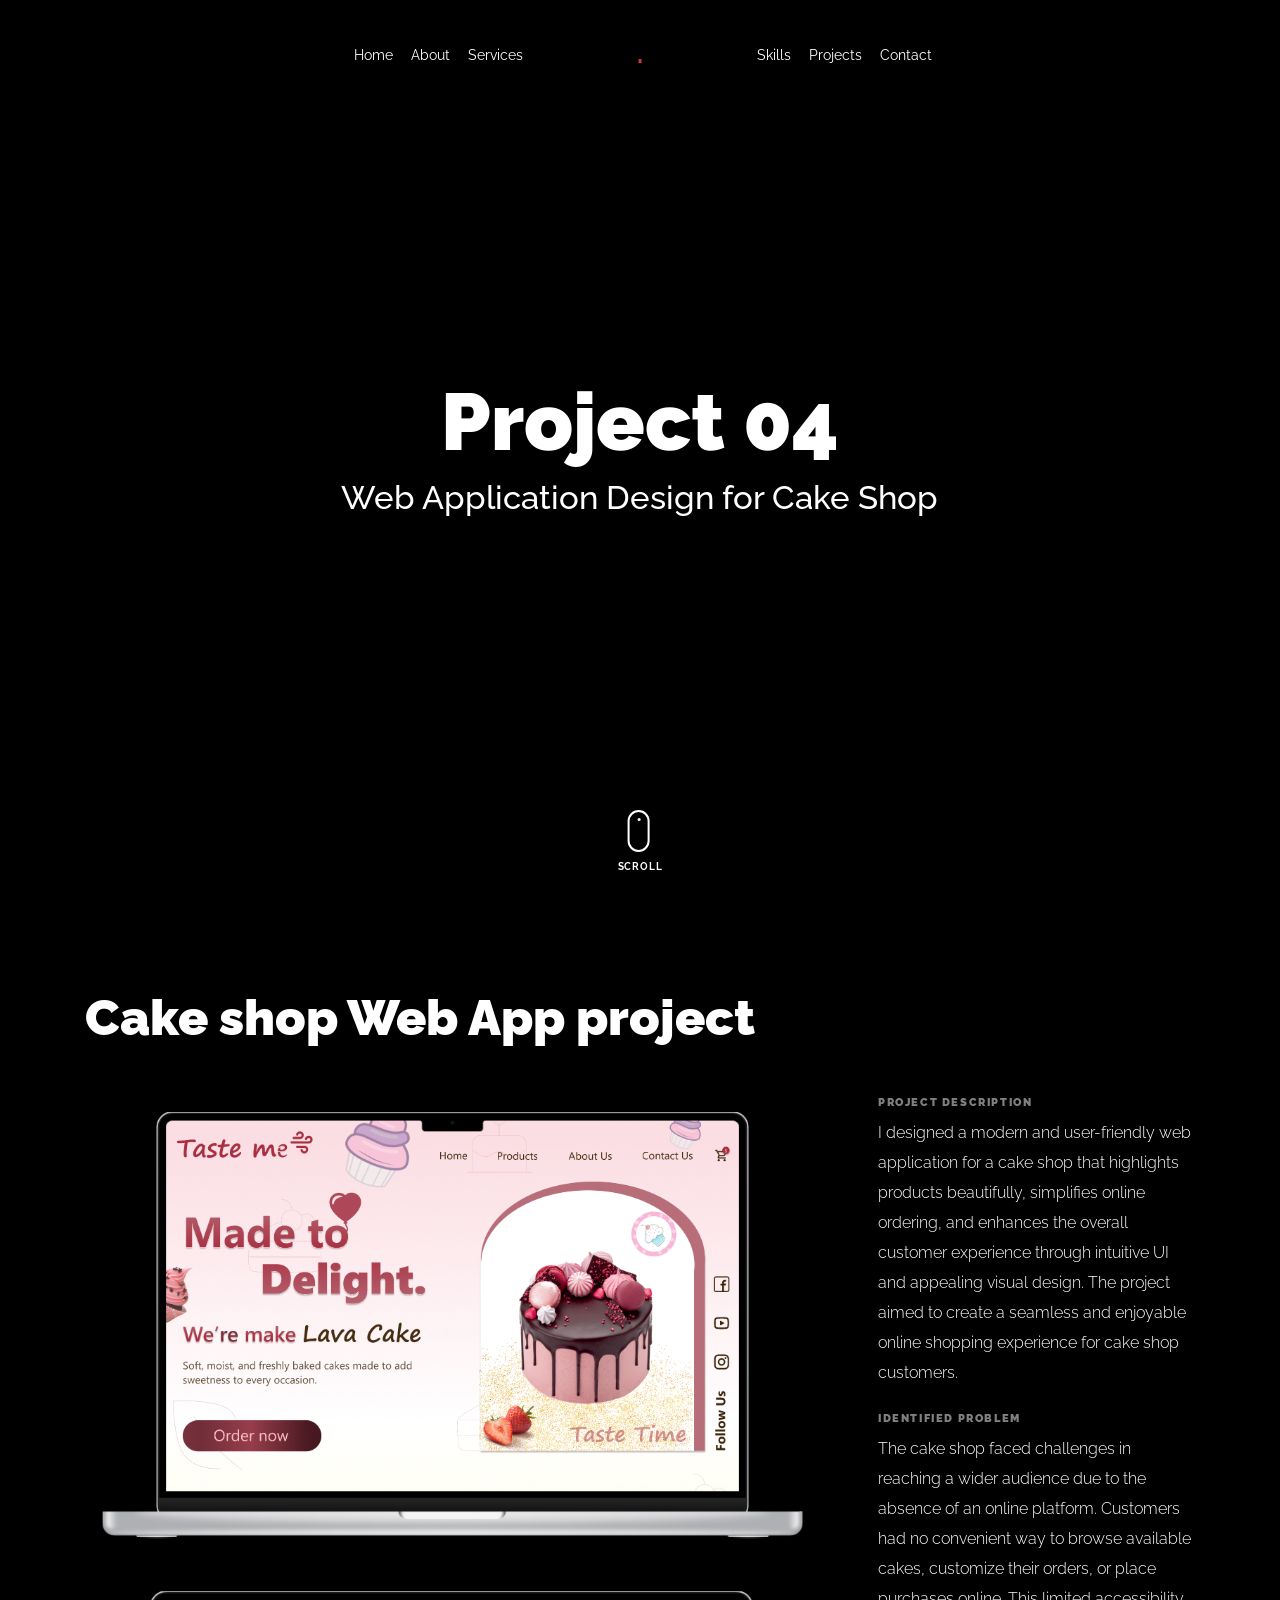
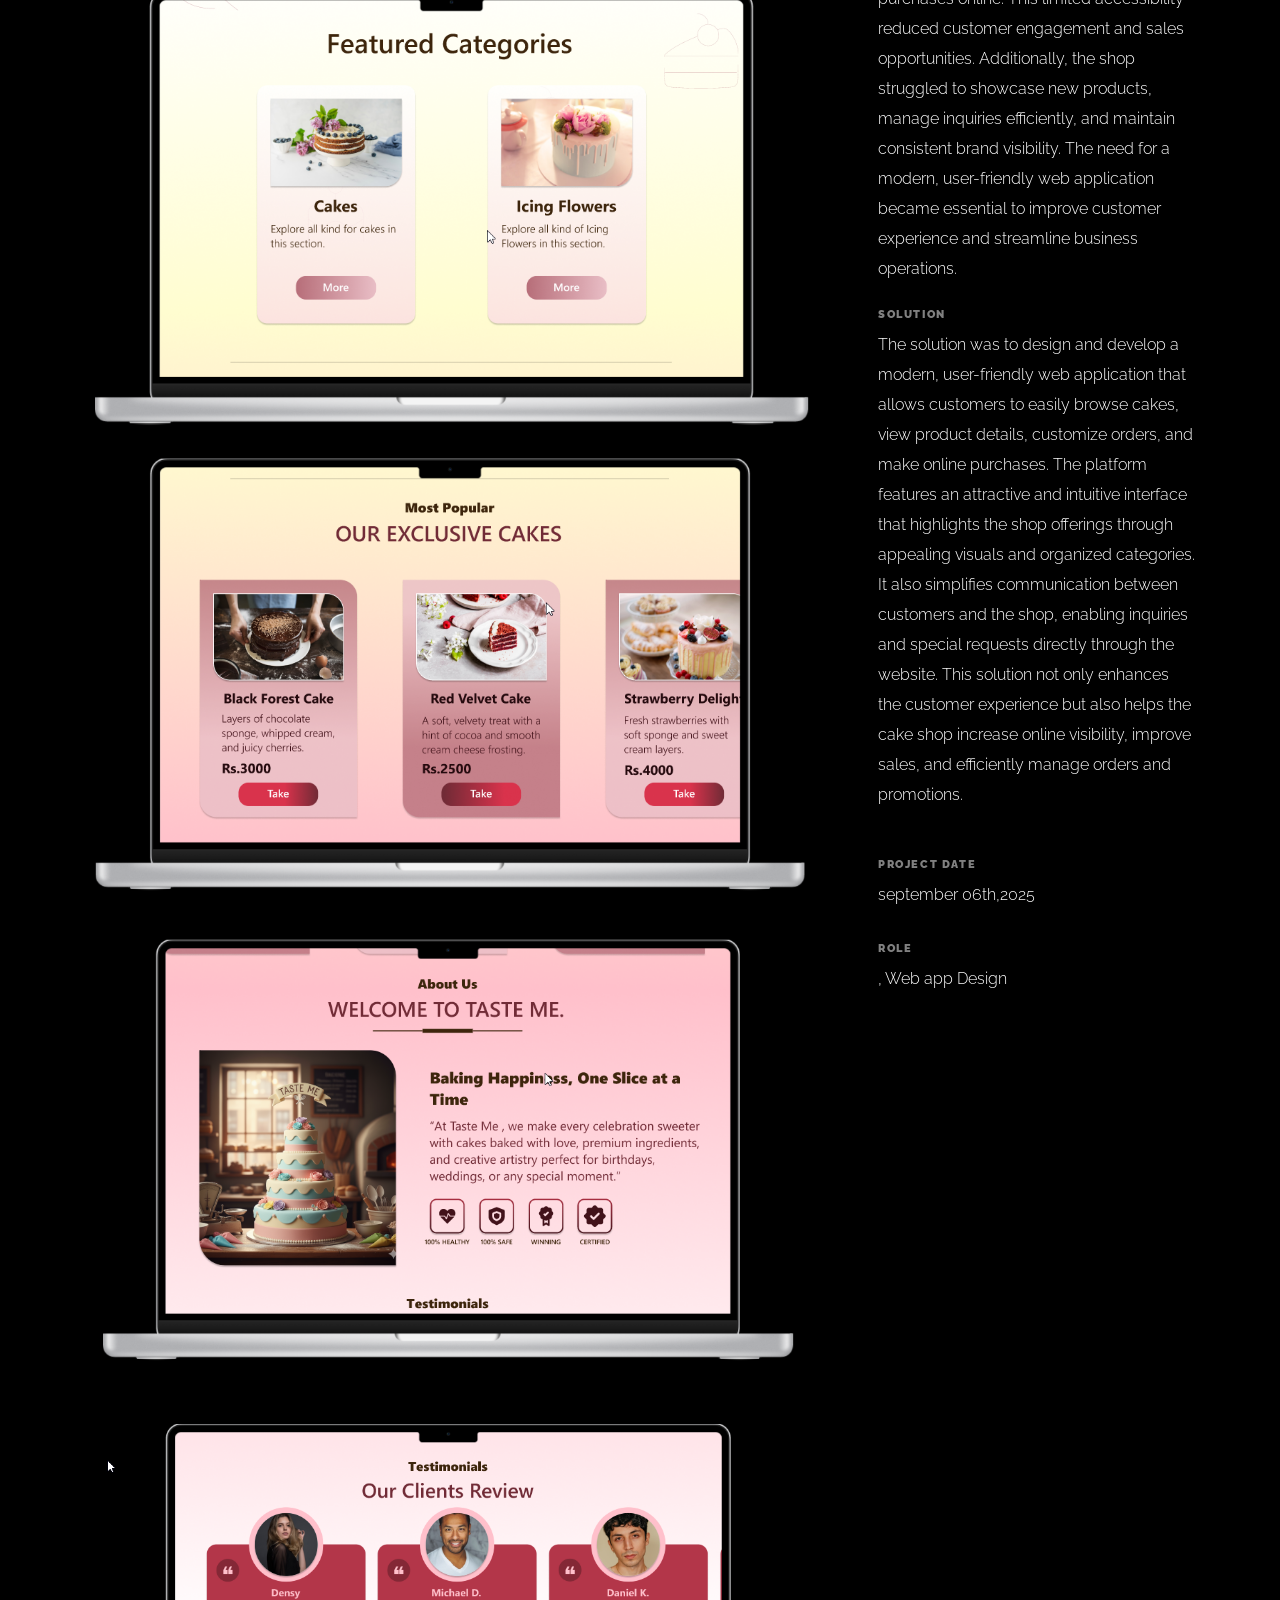
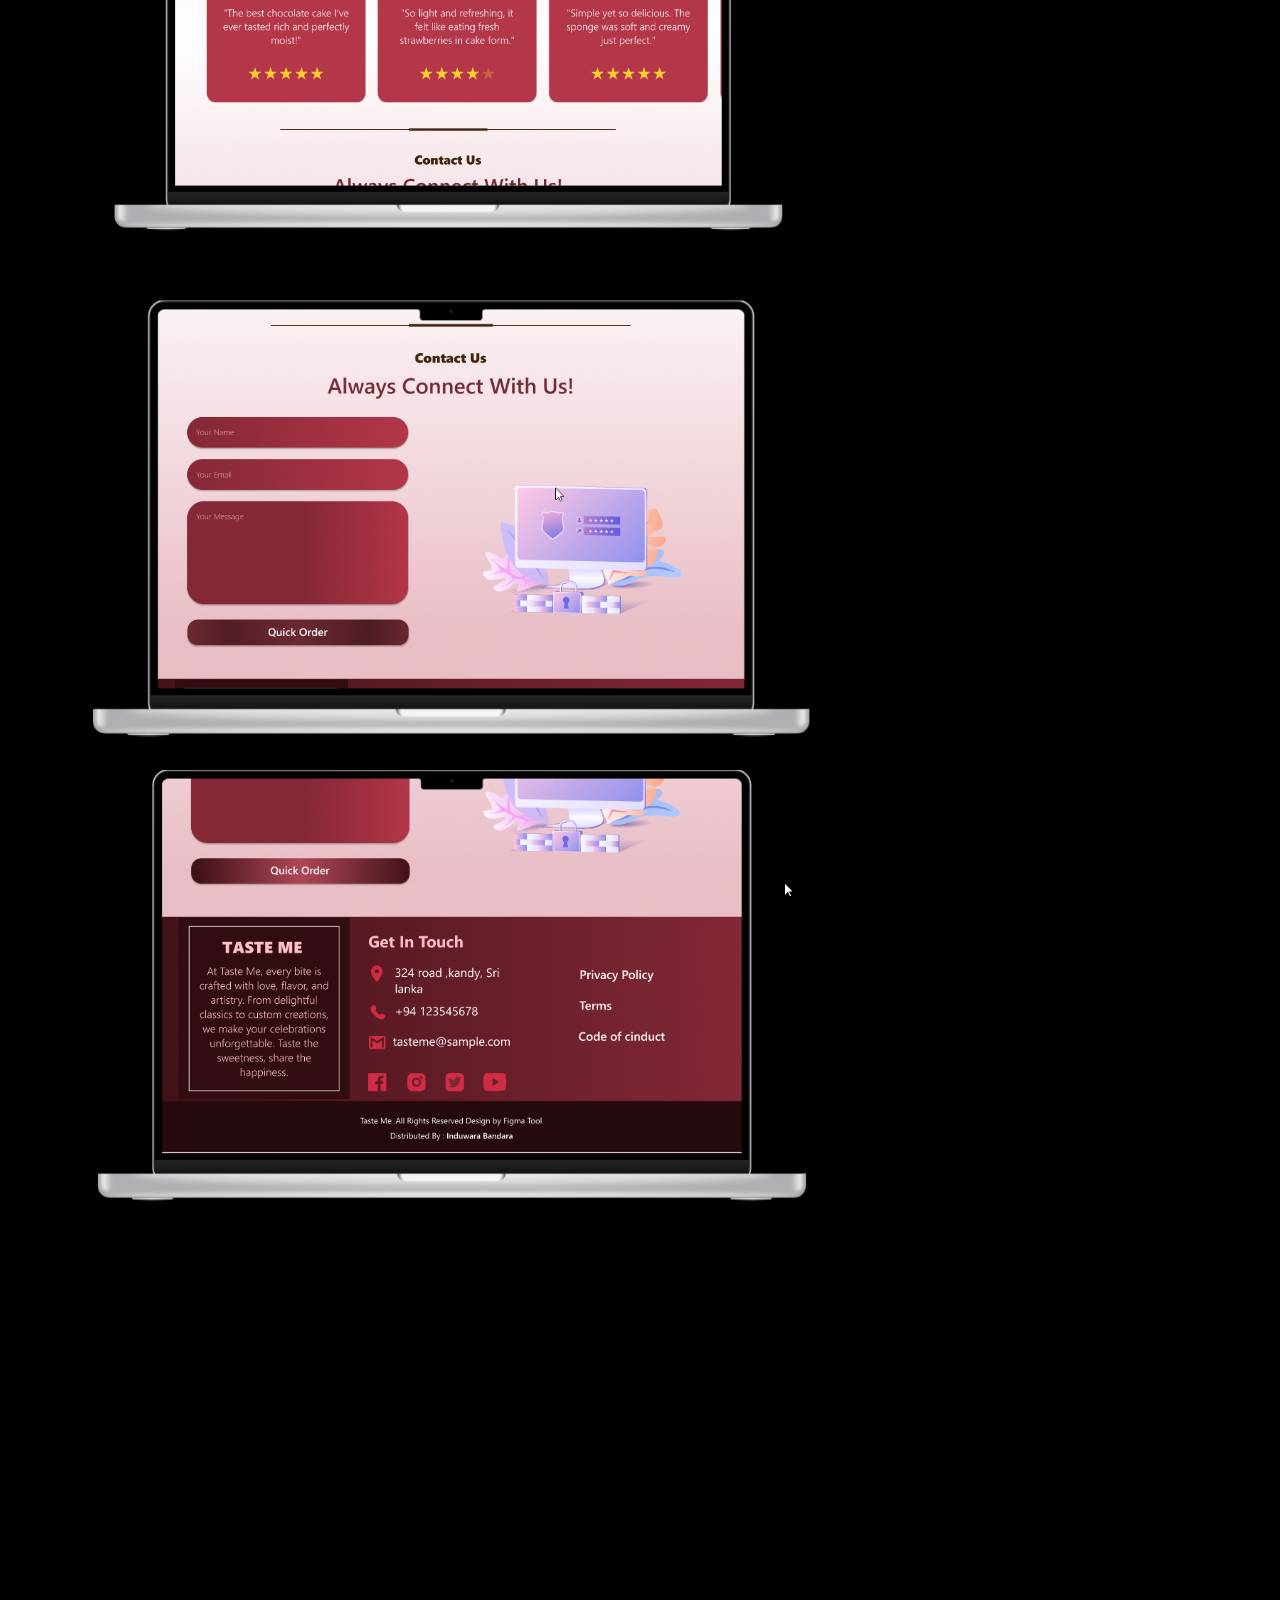
<file: portfolio-single-1.html>
<!doctype html>
<html lang="en">

<head>
  <title>induwara &mdash; portfolio </title>
  <meta charset="utf-8">
  <meta name="viewport" content="width=device-width, initial-scale=1, shrink-to-fit=no">
  
  <meta name="description" content="">
  <meta name="keywords" content="html, css, javascript, jquery">
  <meta name="author" content="">

  <link rel="stylesheet" href="css/vendor/icomoon/style.css">
  <link rel="stylesheet" href="css/vendor/owl.carousel.min.css">
  <link rel="stylesheet" href="css/vendor/aos.css">
  <link rel="stylesheet" href="css/vendor/animate.min.css">
  <link rel="stylesheet" href="css/vendor/bootstrap.min.css">
  <link rel="stylesheet" href="css/vendor/jquery.fancybox.min.css">

  <!-- Theme Style -->
  <link rel="stylesheet" href="css/style.css">

</head>

<body data-spy="scroll" data-target=".site-nav-target" data-offset="200">

  <nav class="unslate_co--site-mobile-menu">
    <div class="close-wrap d-flex">
      <a href="#" class="d-flex ml-auto js-menu-toggle">
        <span class="close-label">Close</span>
        <div class="close-times">
          <span class="bar1"></span>
          <span class="bar2"></span>
        </div>
      </a>
    </div>
    <div class="site-mobile-inner"></div>
  </nav>

  <div class="unslate_co--site-wrap">

    <div class="unslate_co--site-inner">

      <nav class="unslate_co--site-nav site-nav-target">

        <div class="container">

          <div class="row align-items-center justify-content-between text-left">
            <div class="col-md-5 text-right">
              <ul class="site-nav-ul js-clone-nav text-left d-none d-lg-inline-block">
                <li class="has-children">
                  <a href="index.html#home-section" class="nav-link">Home</a>
                  
                </li>
                
                <li><a href="index.html#about-section" class="nav-link">About</a></li>
                <li><a href="index.html#services-section" class="nav-link">Services</a></li>
              </ul>
            </div>
            <div class="site-logo pos-absolute">
              <a href="index.html" class="unslate_co--site-logo"><span>.</span></a>
            </div>
            <div class="col-md-5 text-right text-lg-left">
              <ul class="site-nav-ul js-clone-nav text-left d-none d-lg-inline-block">
                <li><a href="index.html#skills-section" class="nav-link">Skills</a></li>
                <li><a href="index.html#journal-section" class="nav-link">Projects</a></li>
                <li><a href="index.html#contact-section" class="nav-link">Contact</a></li>
              </ul>

              <ul class="site-nav-ul-none-onepage text-right d-inline-block d-lg-none">
                <li><a href="#" class="js-menu-toggle">Menu</a></li>
              </ul>

            </div>
          </div>
        </div>

      </nav>
      <!-- END nav -->

      <div class="cover-v1 gradient-bottom-black jarallax">
        <div class="container">
          <div class="row align-items-center">

            <div class="col-md-10 mx-auto text-center">
              <h1 class="heading" data-aos="fade-up">Project 04</h1>
              <h2 class="subheading" data-aos="fade-up" data-aos-delay="100">Web Application Design for Cake Shop</h2>
            </div>

          </div>
        </div>

        <!-- dov -->
        <a href="#portfolio-single-section" class="mouse-wrap smoothscroll">
          <span class="mouse">
            <span class="scroll"></span>
          </span>
          <span class="mouse-label">Scroll</span>
        </a>

      </div>
      <!-- END .cover-v1 -->

      <div class="container">
        <div class="portfolio-single-wrap unslate_co--section" id="portfolio-single-section">
          <div class="portfolio-single-inner">

            <h2 class="heading-portfolio-single-h2">Cake shop Web App project</h2>

            <div class="row justify-content-between align-items-stretch">

              <div class="col-lg-8">
                <p><a href="images/ck1.png" data-fancybox="gal"><img src="images/ck1.png" alt="Image" class="img-fluid"></a></p>
                <p><a href="images/ck2.png" data-fancybox="gal"><img src="images/ck2.png" alt="Image" class="img-fluid"></a></p>
                <p><a href="images/ck3.png" data-fancybox="gal"><img src="images/ck3.png" alt="Image" class="img-fluid"></a></p>
                <p><a href="images/ck4.png" data-fancybox="gal"><img src="images/ck4.png" alt="Image" class="img-fluid"></a></p>
                <p><a href="images/ck5.png" data-fancybox="gal"><img src="images/ck5.png" alt="Image" class="img-fluid"></a></p>
                <p><a href="images/ck6.png" data-fancybox="gal"><img src="images/ck6.png" alt="Image" class="img-fluid"></a></p>
                <p><a href="images/ck7.png" data-fancybox="gal"><img src="images/ck7.png" alt="Image" class="img-fluid"></a></p>

              </div>
              <div class="col-lg-4 pl-lg-5">
                <div class="unslate_co--sticky">
                  <div class="row">
                    <div class="col-md-12 mb-4">
                      <div class="detail-v1">
                        <span class="detail-label">Project Description</span>
                        <p> I designed a modern and user-friendly web application for a cake shop that highlights products beautifully, simplifies online ordering, and enhances the overall customer experience through intuitive UI and appealing visual design. The project aimed to create a seamless and enjoyable online shopping experience for cake shop customers.</p>
                        <span class="detail-label">Identified Problem</span>
                        <p>The cake shop faced challenges in reaching a wider audience due to the absence of an online platform. Customers had no convenient way to browse available cakes, customize their orders, or place purchases online. This limited accessibility reduced customer engagement and sales opportunities. Additionally, the shop struggled to showcase new products, manage inquiries efficiently, and maintain consistent brand visibility. The need for a modern, user-friendly web application became essential to improve customer experience and streamline business operations.</p>
                        <span class="detail-label">Solution</span>
                        <p>The solution was to design and develop a modern, user-friendly web application that allows customers to easily browse cakes, view product details, customize orders, and make online purchases. The platform features an attractive and intuitive interface that highlights the shop offerings through appealing visuals and organized categories. It also simplifies communication between customers and the shop, enabling inquiries and special requests directly through the website. This solution not only enhances the customer experience but also helps the cake shop increase online visibility, improve sales, and efficiently manage orders and promotions.</p>
                       </div>
                    </div>

                    <div class="col-md-12 mb-4">
                      <div class="detail-v1">
                        <span class="detail-label">Project Date</span>
                        <span class="detail-val">september 06th,2025</span>
                      </div>
                    </div>
                    <div class="col-md-12 mb-4">
                      <div class="detail-v1">
                        <span class="detail-label">Role</span>
                        <span class="detail-val"><a href="#"></a>, <a href="#">Web app Design</a></span>
                      </div>
                    </div>
                   
                    
                  </div>
                </div> 
              </div>

            </div>

          </div>
        </div>
      </div>
    </div>

    <footer class="unslate_co--footer unslate_co--section">
      <div class="container">
        <div class="row justify-content-center">
          <div class="col-md-7">

            <div class="footer-site-logo"><a href="#">Induwara bandara<span>.</span></a></div>

            <ul class="footer-site-social">
              <li><a href="https://www.linkedin.com/in/induwara-bandara-aa4454317/" target="_blank">Linkedin</a></li>
              <li><a href="#">Dribbble</a></li>
              <li><a href="#">Behance</a></li>
            </ul>

            <p class="site-copyright">
                
                <!-- Link back to Colorlib can't be removed. Template is licensed under CC BY 3.0. -->
                Copyright &copy;
                <script>
                  document.write(new Date().getFullYear());
                </script> All rights reserved | This  is made by <i class="icon-heart"
                  aria-hidden="true"></i> by <a href="" target="_blank">Induwara Bandara</a>
                <!-- Link back to Colorlib can't be removed. Template is licensed under CC BY 3.0. -->
              
              </p>

          </div>
        </div>
      </div>
    </footer>

  </div>

  <!-- Loader -->
  <div id="unslate_co--overlayer"></div>
  <div class="site-loader-wrap">
    <div class="site-loader"></div>
  </div>

  <script src="js/scripts-dist.js"></script>
  <script src="js/main.js"></script>


</body>

</html>
</file>
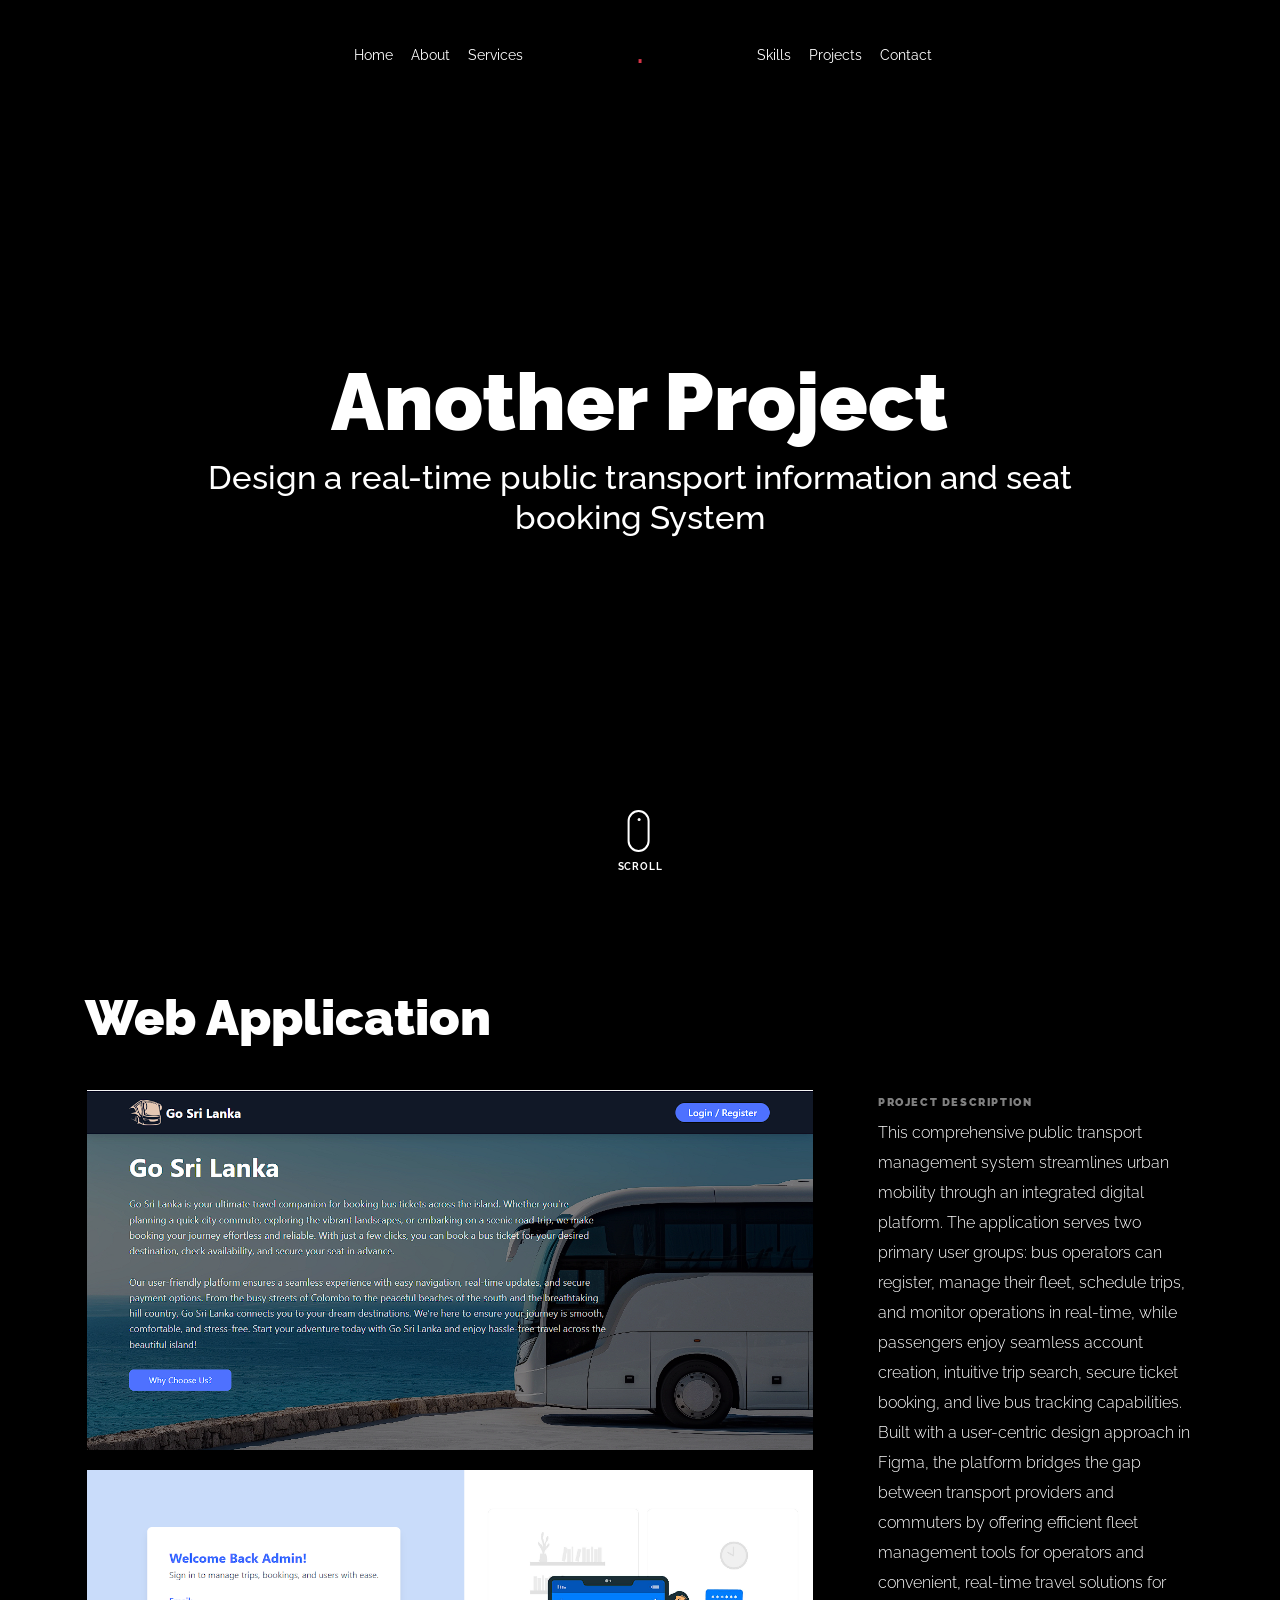
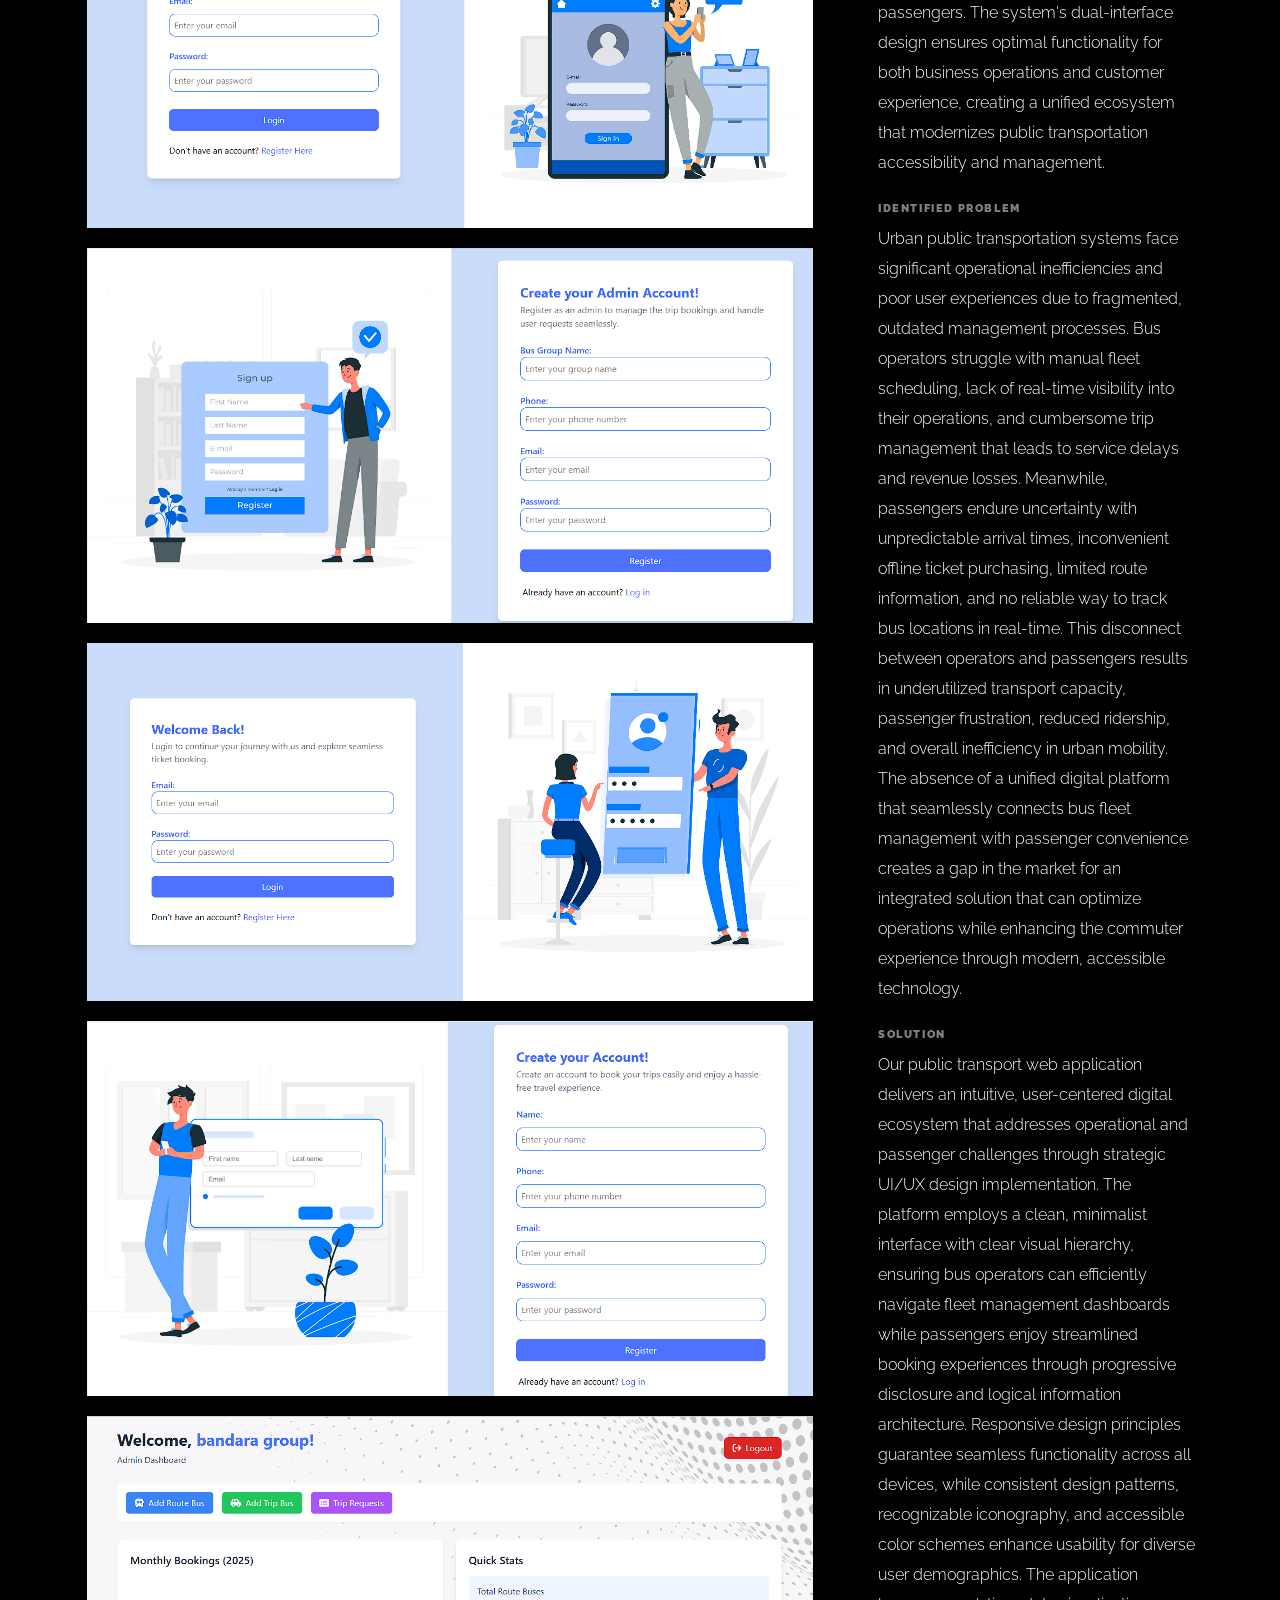
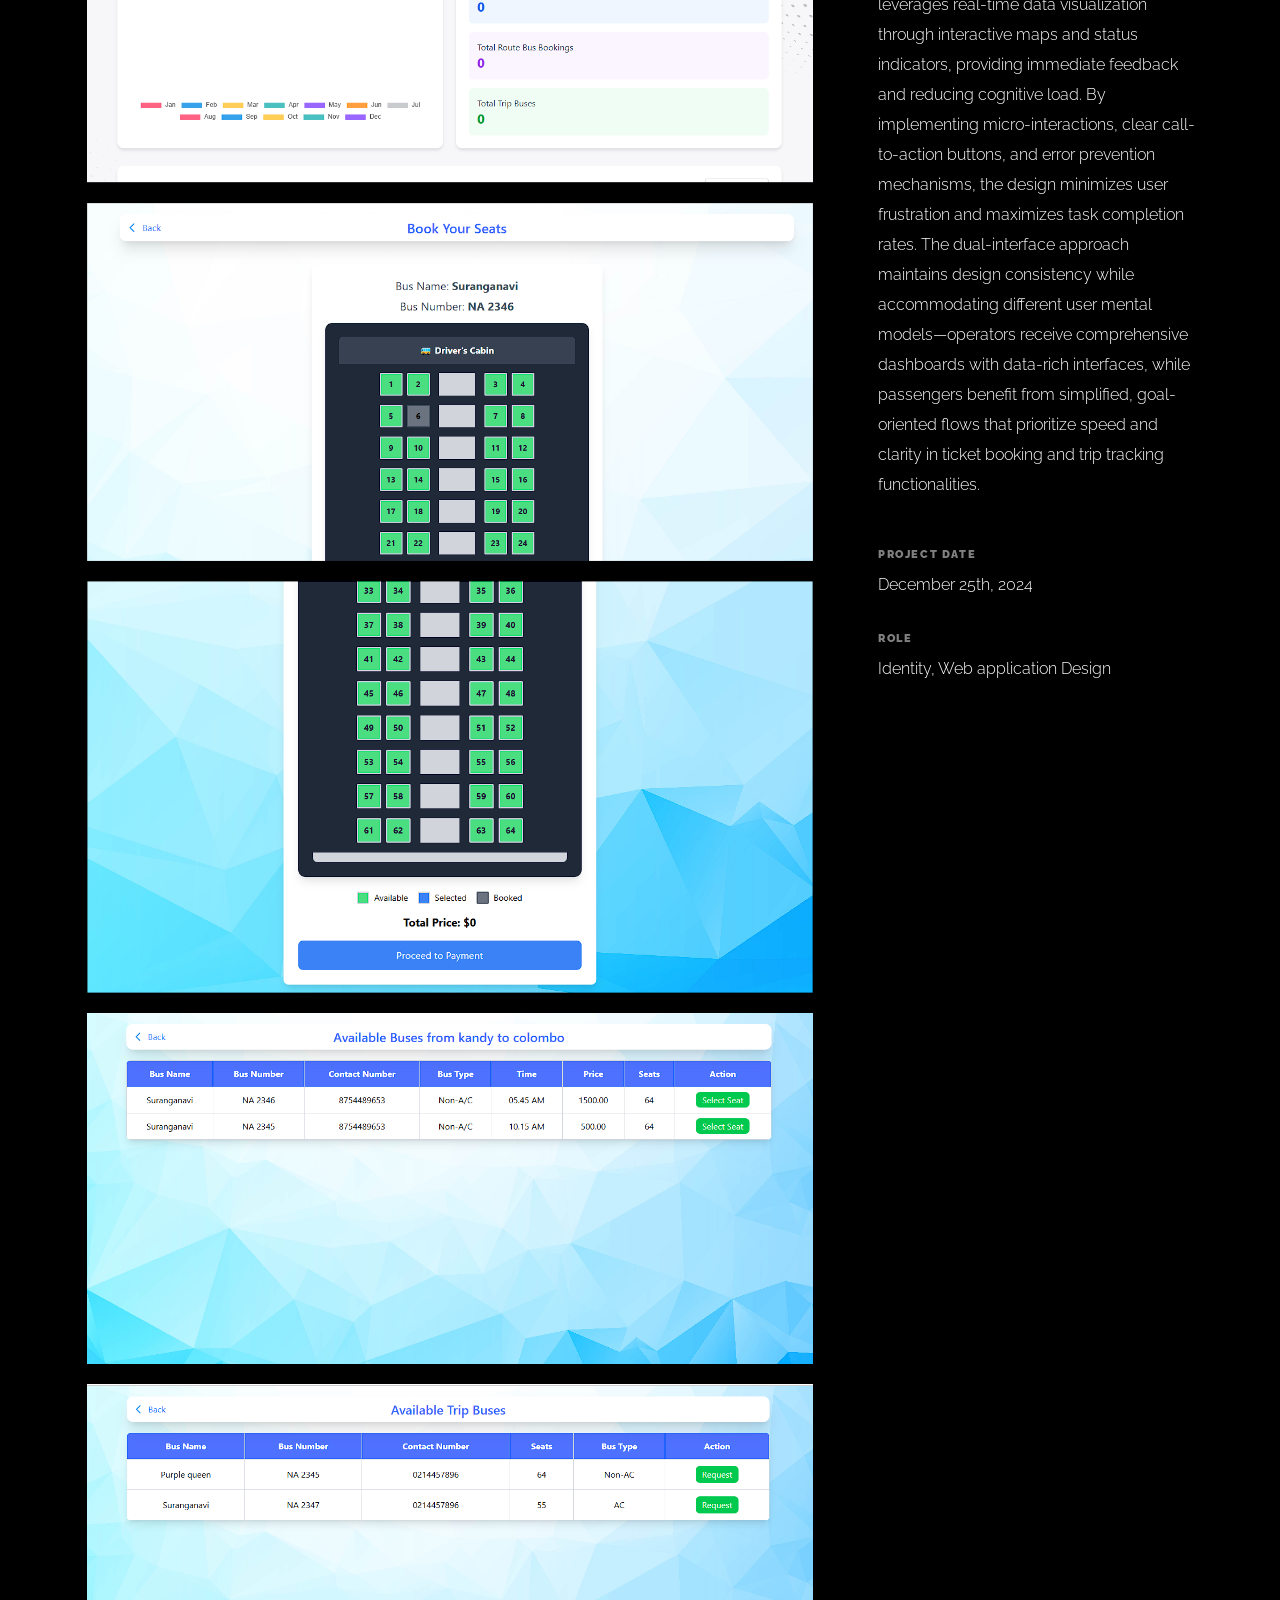
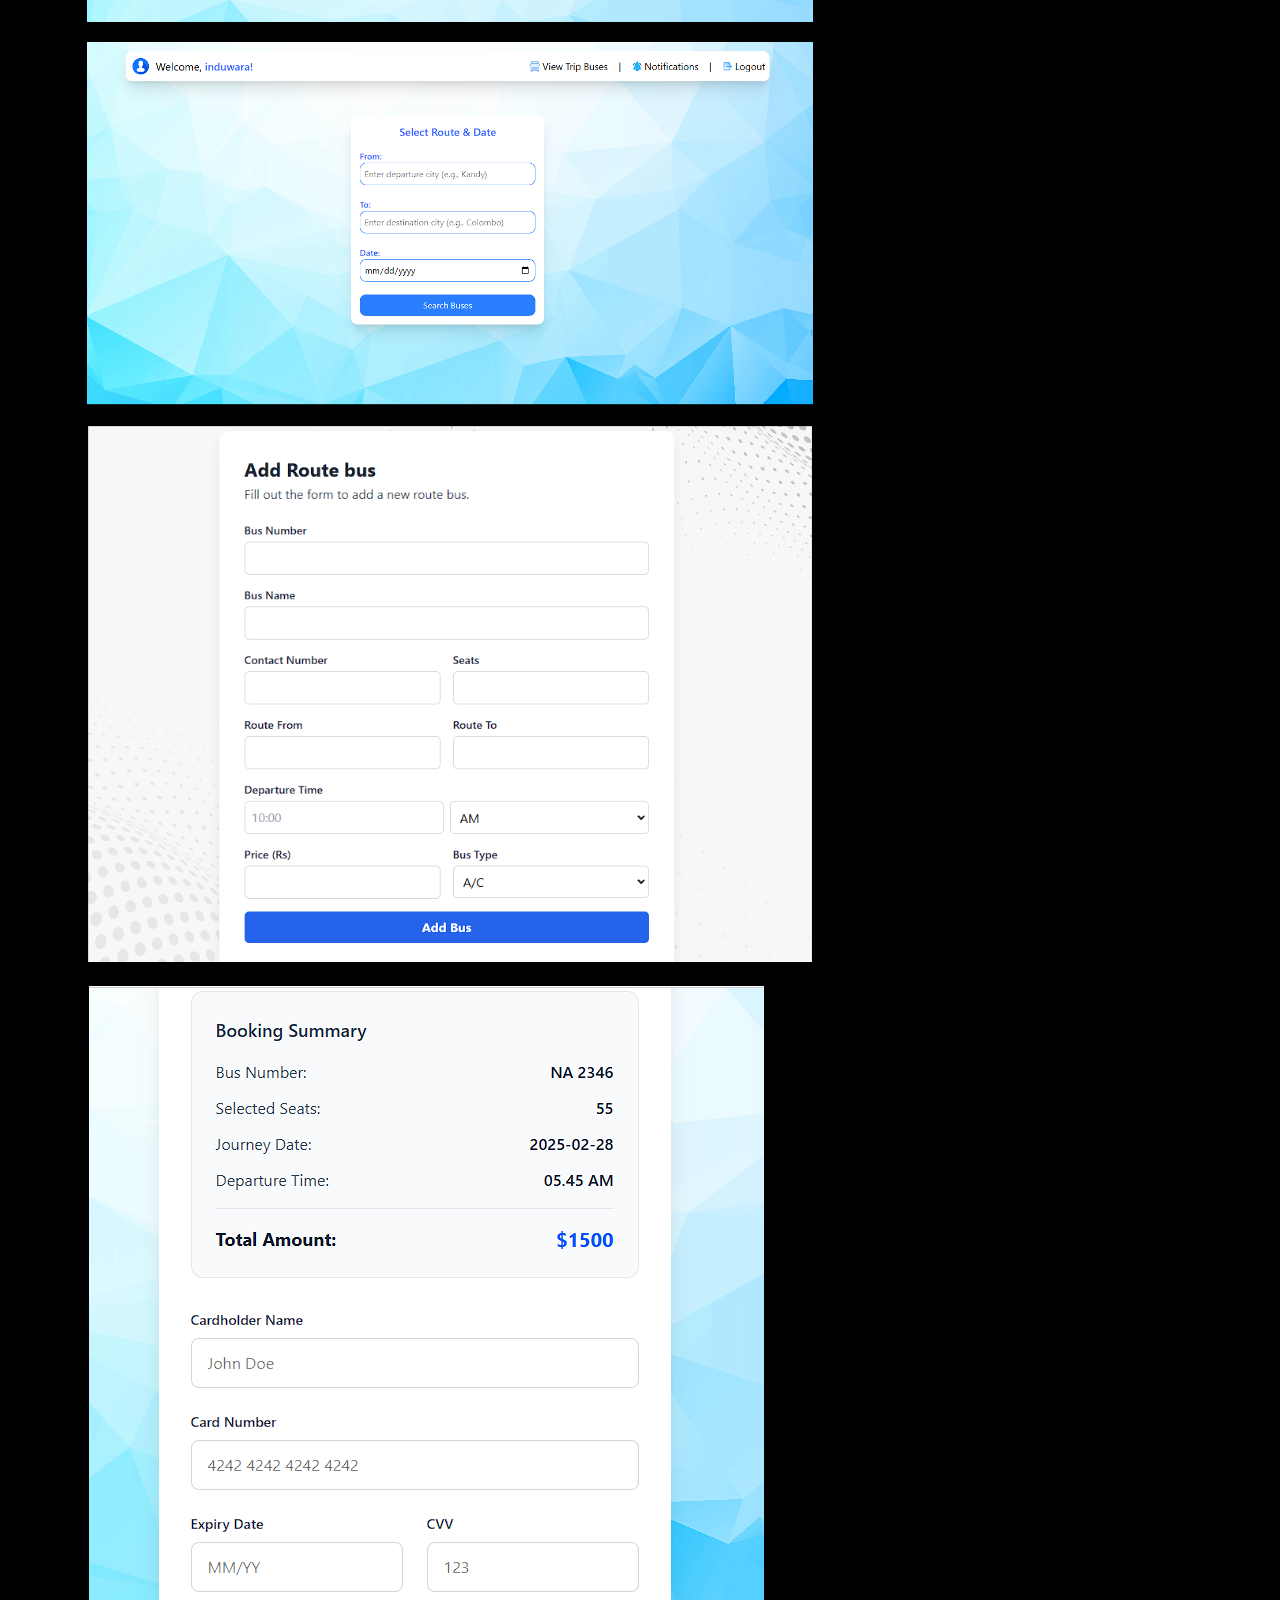
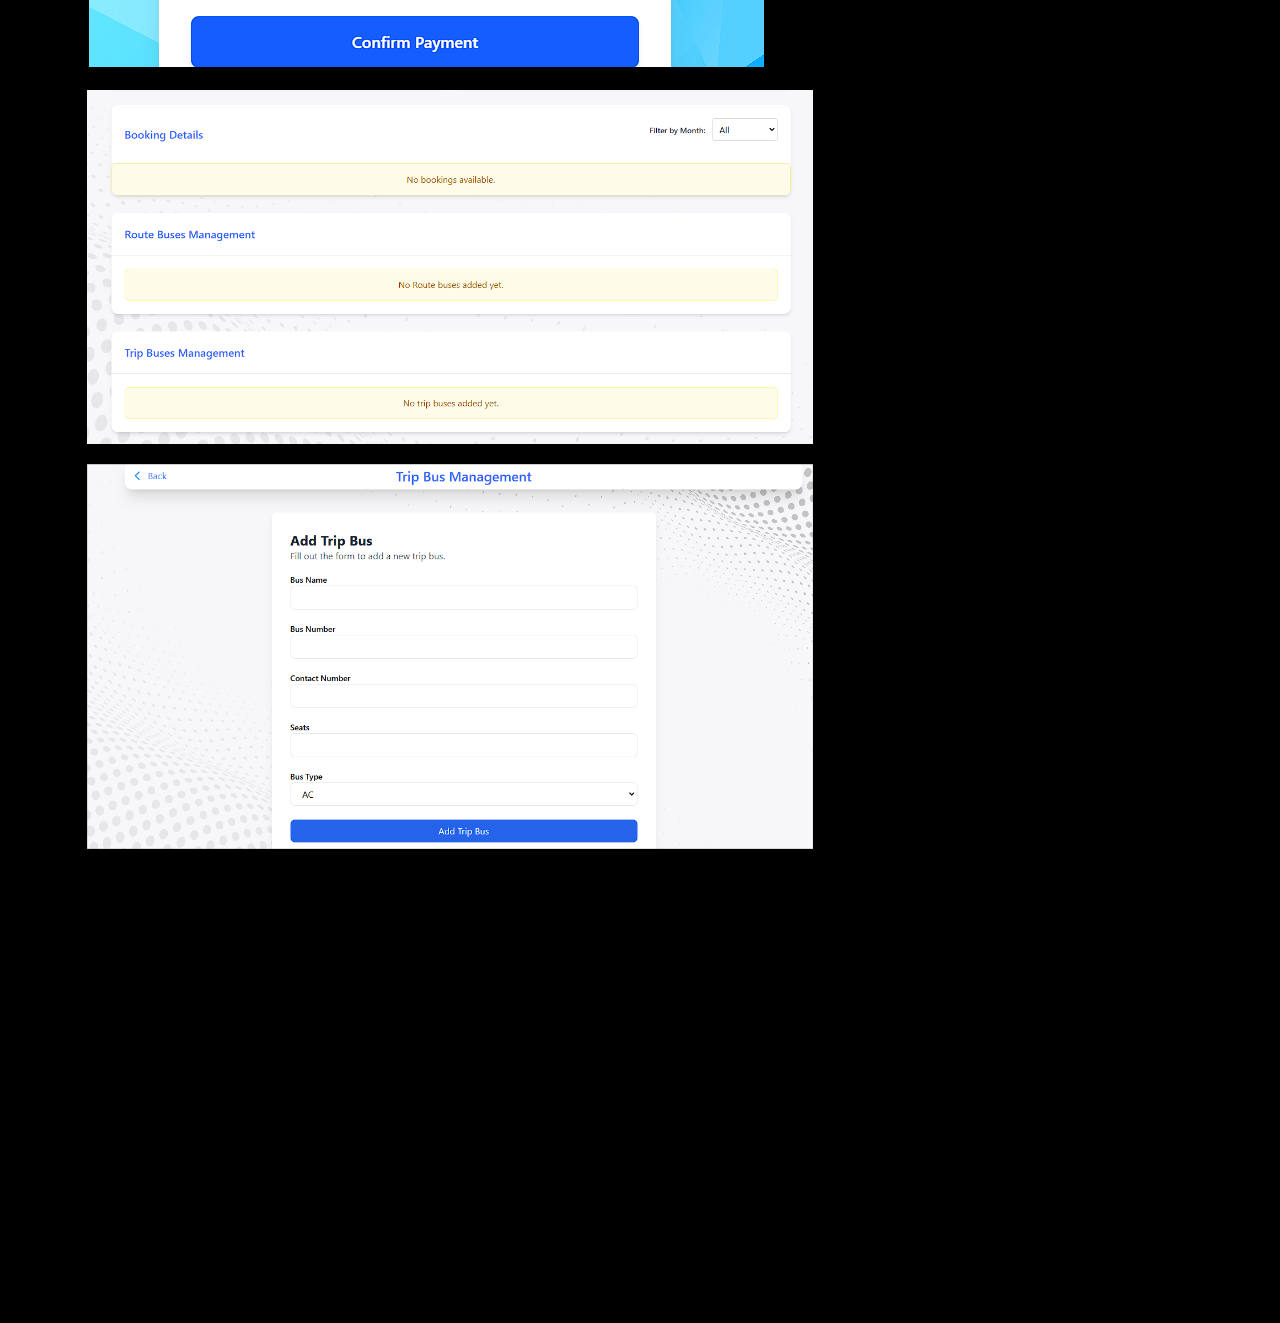
<file: portfolio-single-4.html>
<!doctype html>
<html lang="en">

<head>
  <title>induwara &mdash;  portfolio</title>
  <meta charset="utf-8">
  <meta name="viewport" content="width=device-width, initial-scale=1, shrink-to-fit=no">
  
  <meta name="description" content="">
  <meta name="keywords" content="html, css, javascript, jquery">
  <meta name="author" content="">

  <link rel="stylesheet" href="css/vendor/icomoon/style.css">
  <link rel="stylesheet" href="css/vendor/owl.carousel.min.css">
  <link rel="stylesheet" href="css/vendor/aos.css">
  <link rel="stylesheet" href="css/vendor/animate.min.css">
  <link rel="stylesheet" href="css/vendor/bootstrap.min.css">
  <link rel="stylesheet" href="css/vendor/jquery.fancybox.min.css">

  <!-- Theme Style -->
  <link rel="stylesheet" href="css/style.css">

</head>

<body data-spy="scroll" data-target=".site-nav-target" data-offset="200">

  <nav class="unslate_co--site-mobile-menu">
    <div class="close-wrap d-flex">
      <a href="#" class="d-flex ml-auto js-menu-toggle">
        <span class="close-label">Close</span>
        <div class="close-times">
          <span class="bar1"></span>
          <span class="bar2"></span>
        </div>
      </a>
    </div>
    <div class="site-mobile-inner"></div>
  </nav>

  <div class="unslate_co--site-wrap">

    <div class="unslate_co--site-inner">

      <nav class="unslate_co--site-nav site-nav-target">

        <div class="container">

          <div class="row align-items-center justify-content-between text-left">
            <div class="col-md-5 text-right">
              <ul class="site-nav-ul js-clone-nav text-left d-none d-lg-inline-block">
                <li class="has-children">
                  <a href="index.html#home-section" class="nav-link">Home</a>
                  
                </li>
                
                <li><a href="index.html#about-section" class="nav-link">About</a></li>
                <li><a href="index.html#services-section" class="nav-link">Services</a></li>
              </ul>
            </div>
            <div class="site-logo pos-absolute">
              <a href="index.html" class="unslate_co--site-logo"><span>.</span></a>
            </div>
            <div class="col-md-5 text-right text-lg-left">
              <ul class="site-nav-ul js-clone-nav text-left d-none d-lg-inline-block">
                <li><a href="index.html#skills-section" class="nav-link">Skills</a></li>
                <li><a href="index.html#journal-section" class="nav-link">Projects</a></li>
                <li><a href="index.html#contact-section" class="nav-link">Contact</a></li>
              </ul>

              <ul class="site-nav-ul-none-onepage text-right d-inline-block d-lg-none">
                <li><a href="#" class="js-menu-toggle">Menu</a></li>
              </ul>

            </div>
          </div>
        </div>

      </nav>
      <!-- END nav -->

      <div class="cover-v1 gradient-bottom-black jarallax">
        <div class="container">
          <div class="row align-items-center">

            <div class="col-md-10 mx-auto text-center">
              <h1 class="heading" data-aos="fade-up">Another Project</h1>
              <h2 class="subheading" data-aos="fade-up" data-aos-delay="100">Design a real-time public transport information and seat booking System</h2>
            </div>

          </div>
        </div>

        <!-- dov -->
        <a href="#portfolio-single-section" class="mouse-wrap smoothscroll">
          <span class="mouse">
            <span class="scroll"></span>
          </span>
          <span class="mouse-label">Scroll</span>
        </a>

      </div>
      <!-- END .cover-v1 -->

      <div class="container">
        <div class="portfolio-single-wrap unslate_co--section" id="portfolio-single-section">
          <div class="portfolio-single-inner">

            <h2 class="heading-portfolio-single-h2">Web Application</h2>

            <div class="row justify-content-between align-items-stretch">

              <div class="col-lg-8">
                <p><a href="images/b1.png" data-fancybox="gal"><img src="images/b1.png" alt="Image" class="img-fluid"></a></p>
                <p><a href="images/b2.png" data-fancybox="gal"><img src="images/b2.png" alt="Image" class="img-fluid"></a></p>
                <p><a href="images/b3.png" data-fancybox="gal"><img src="images/b3.png" alt="Image" class="img-fluid"></a></p>
                <p><a href="images/b4.png" data-fancybox="gal"><img src="images/b4.png" alt="Image" class="img-fluid"></a></p>
                <p><a href="images/b5.png" data-fancybox="gal"><img src="images/b5.png" alt="Image" class="img-fluid"></a></p>
                <p><a href="images/b6.png" data-fancybox="gal"><img src="images/b6.png" alt="Image" class="img-fluid"></a></p>
                <p><a href="images/b7.png" data-fancybox="gal"><img src="images/b7.png" alt="Image" class="img-fluid"></a></p>
                <p><a href="images/b8.png" data-fancybox="gal"><img src="images/b8.png" alt="Image" class="img-fluid"></a></p>
                <p><a href="images/b9.png" data-fancybox="gal"><img src="images/b9.png" alt="Image" class="img-fluid"></a></p>
                <p><a href="images/b10.png" data-fancybox="gal"><img src="images/b10.png" alt="Image" class="img-fluid"></a></p>
                <p><a href="images/b11.png" data-fancybox="gal"><img src="images/b11.png" alt="Image" class="img-fluid"></a></p>
                <p><a href="images/b12.png" data-fancybox="gal"><img src="images/b12.png" alt="Image" class="img-fluid"></a></p>
                <p><a href="images/b13.png" data-fancybox="gal"><img src="images/b13.png" alt="Image" class="img-fluid"></a></p>
                <p><a href="images/b14.png" data-fancybox="gal"><img src="images/b14.png" alt="Image" class="img-fluid"></a></p>
                <p><a href="images/b15.png" data-fancybox="gal"><img src="images/b15.png" alt="Image" class="img-fluid"></a></p>



              </div>
              <div class="col-lg-4 pl-lg-5">
                <div class="unslate_co--sticky">
                  <div class="row">
                    <div class="col-md-12 mb-4">
                      <div class="detail-v1">
                        <span class="detail-label">Project Description</span>
                        <p>This comprehensive public transport management system streamlines urban mobility through an integrated digital platform. The application serves two primary user groups: bus operators can register, manage their fleet, schedule trips, and monitor operations in real-time, while passengers enjoy seamless account creation, intuitive trip search, secure ticket booking, and live bus tracking capabilities. Built with a user-centric design approach in Figma, the platform bridges the gap between transport providers and commuters by offering efficient fleet management tools for operators and convenient, real-time travel solutions for passengers. The system's dual-interface design ensures optimal functionality for both business operations and customer experience, creating a unified ecosystem that modernizes public transportation accessibility and management.</p>
                        <span class="detail-label">Identified Problem</span>
                        <p>Urban public transportation systems face significant operational inefficiencies and poor user experiences due to fragmented, outdated management processes. Bus operators struggle with manual fleet scheduling, lack of real-time visibility into their operations, and cumbersome trip management that leads to service delays and revenue losses. Meanwhile, passengers endure uncertainty with unpredictable arrival times, inconvenient offline ticket purchasing, limited route information, and no reliable way to track bus locations in real-time. This disconnect between operators and passengers results in underutilized transport capacity, passenger frustration, reduced ridership, and overall inefficiency in urban mobility. The absence of a unified digital platform that seamlessly connects bus fleet management with passenger convenience creates a gap in the market for an integrated solution that can optimize operations while enhancing the commuter experience through modern, accessible technology.</p>       
                        <span class="detail-label">Solution</span>
                        <p> Our public transport web application delivers an intuitive, user-centered digital ecosystem that addresses operational and passenger challenges through strategic UI/UX design implementation. The platform employs a clean, minimalist interface with clear visual hierarchy, ensuring bus operators can efficiently navigate fleet management dashboards while passengers enjoy streamlined booking experiences through progressive disclosure and logical information architecture. Responsive design principles guarantee seamless functionality across all devices, while consistent design patterns, recognizable iconography, and accessible color schemes enhance usability for diverse user demographics. The application leverages real-time data visualization through interactive maps and status indicators, providing immediate feedback and reducing cognitive load. By implementing micro-interactions, clear call-to-action buttons, and error prevention mechanisms, the design minimizes user frustration and maximizes task completion rates. The dual-interface approach maintains design consistency while accommodating different user mental models—operators receive comprehensive dashboards with data-rich interfaces, while passengers benefit from simplified, goal-oriented flows that prioritize speed and clarity in ticket booking and trip tracking functionalities.</p>


                      </div>
                    </div>

                    <div class="col-md-12 mb-4">
                      <div class="detail-v1">
                        <span class="detail-label">Project Date</span>
                        <span class="detail-val">December 25th, 2024</span>
                      </div>
                    </div>
                    <div class="col-md-12 mb-4">
                      <div class="detail-v1">
                        <span class="detail-label">Role</span>
                        <span class="detail-val"><a href="#">Identity</a>, <a href="#">Web application Design</a></span>
                      </div>
                    </div>
                    
                    
                  </div>
                </div> 
              </div>

            </div>

          </div>
        </div>
      </div>
    </div> 

    <footer class="unslate_co--footer unslate_co--section">
      <div class="container">
        <div class="row justify-content-center">
          <div class="col-md-7">

            <div class="footer-site-logo"><a href="#">Induwara Bandara<span>.</span></a></div>

            <ul class="footer-site-social">
              <li><a href="https://www.linkedin.com/in/induwara-bandara-aa4454317/" target="_blank">Linkedin</a></li>
              <li><a href="#">Dribbble</a></li>
              <li><a href="#">Behance</a></li>
            </ul>

            <p class="site-copyright">
                
                <!-- Link back to Colorlib can't be removed. Template is licensed under CC BY 3.0. -->
                Copyright &copy;
                <script>
                  document.write(new Date().getFullYear());
                </script> All rights reserved | This  is made by <i class="icon-heart"
                  aria-hidden="true"></i> by <a href="" target="_blank">Induwara Bandara</a>
                <!-- Link back to Colorlib can't be removed. Template is licensed under CC BY 3.0. -->
              
              </p>

          </div>
        </div>
      </div>
    </footer>

  </div>

  <!-- Loader -->
  <div id="unslate_co--overlayer"></div>
  <div class="site-loader-wrap">
    <div class="site-loader"></div>
  </div>

  <script src="js/scripts-dist.js"></script>
  <script src="js/main.js"></script>

  
</body>

</html>
</file>
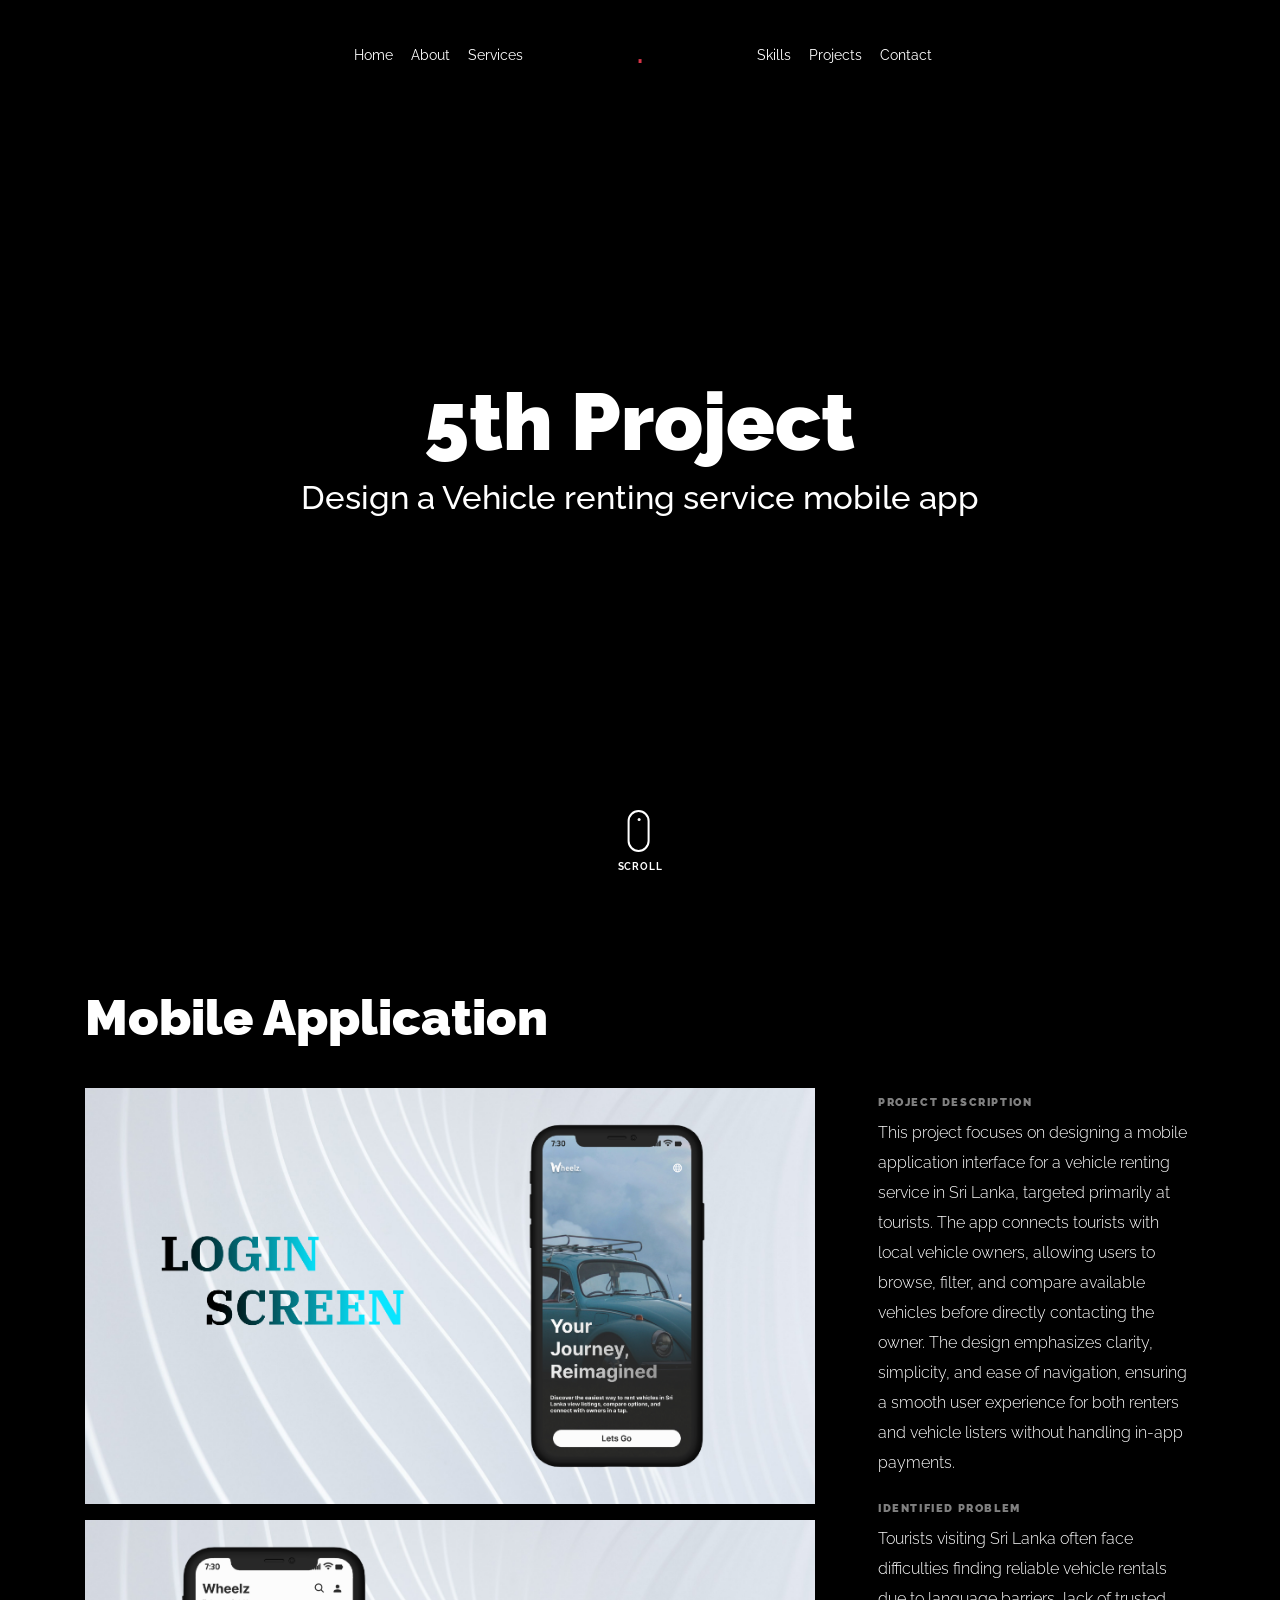
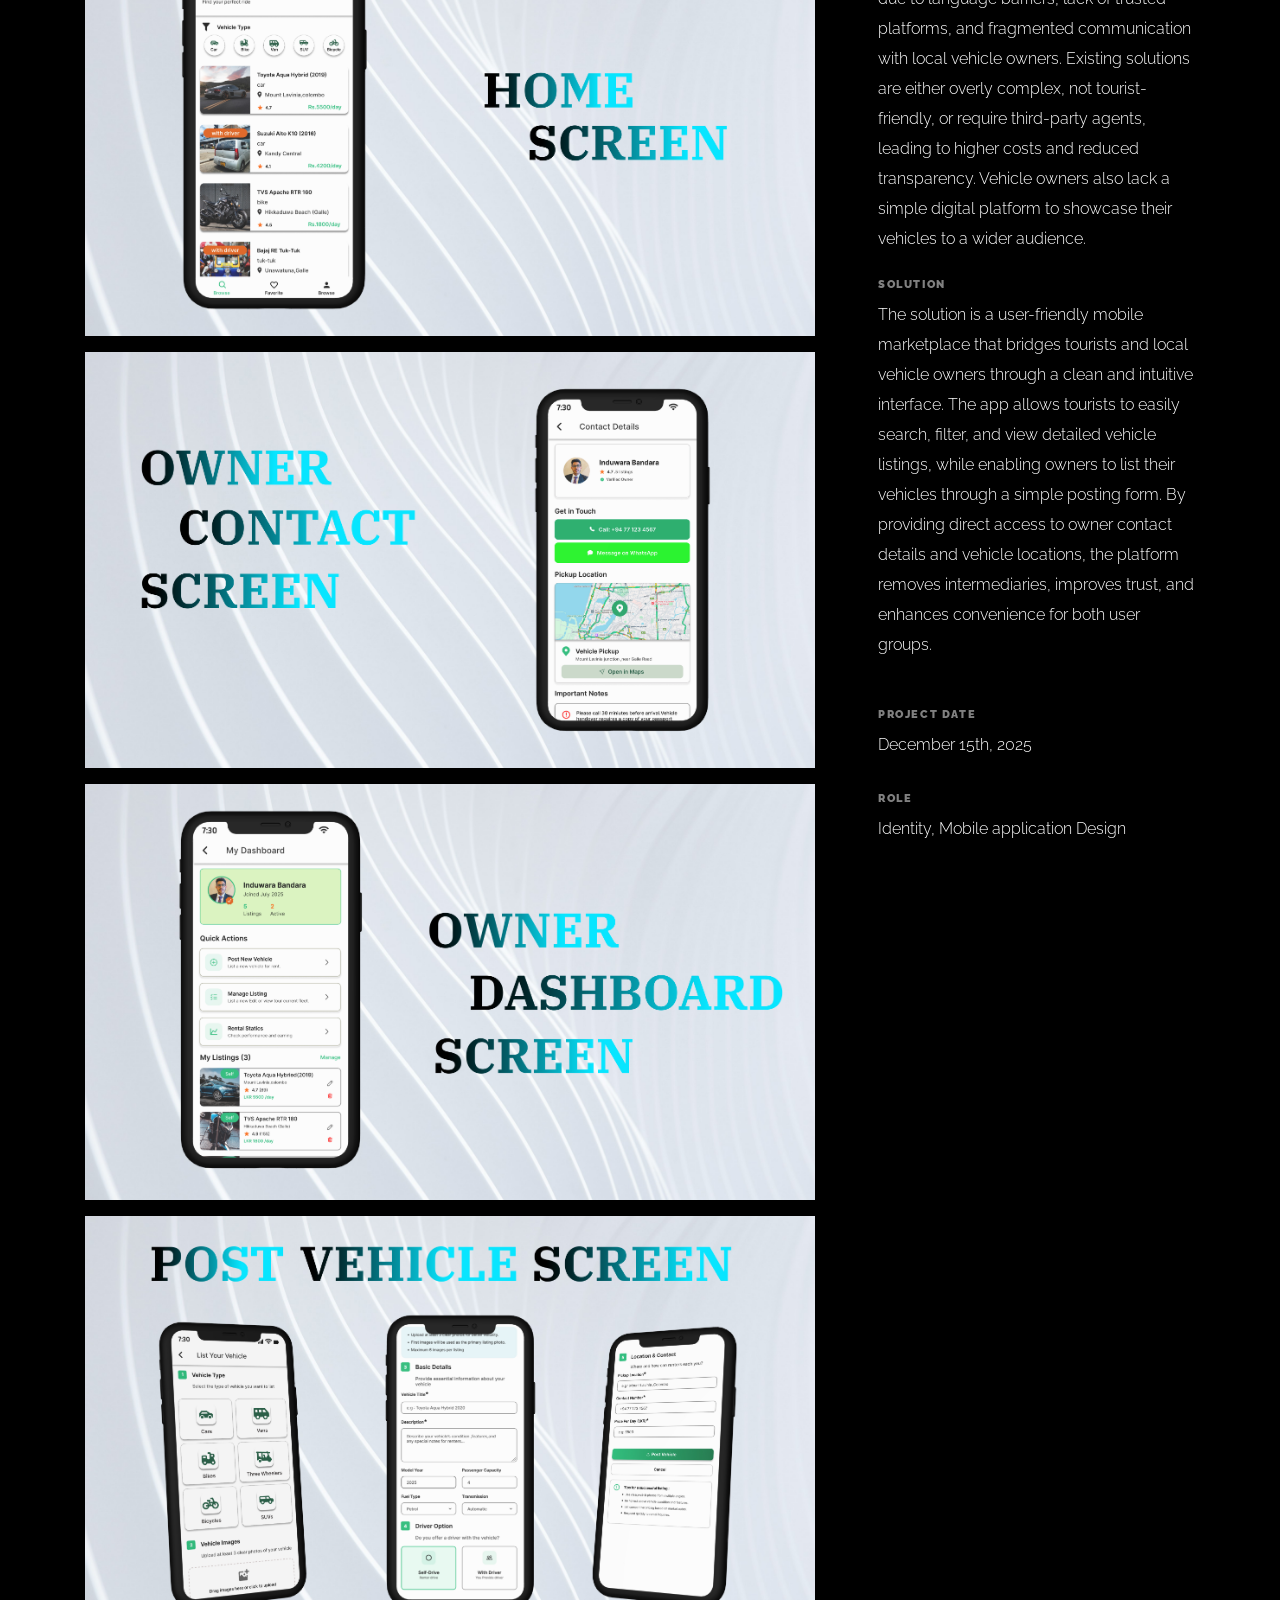
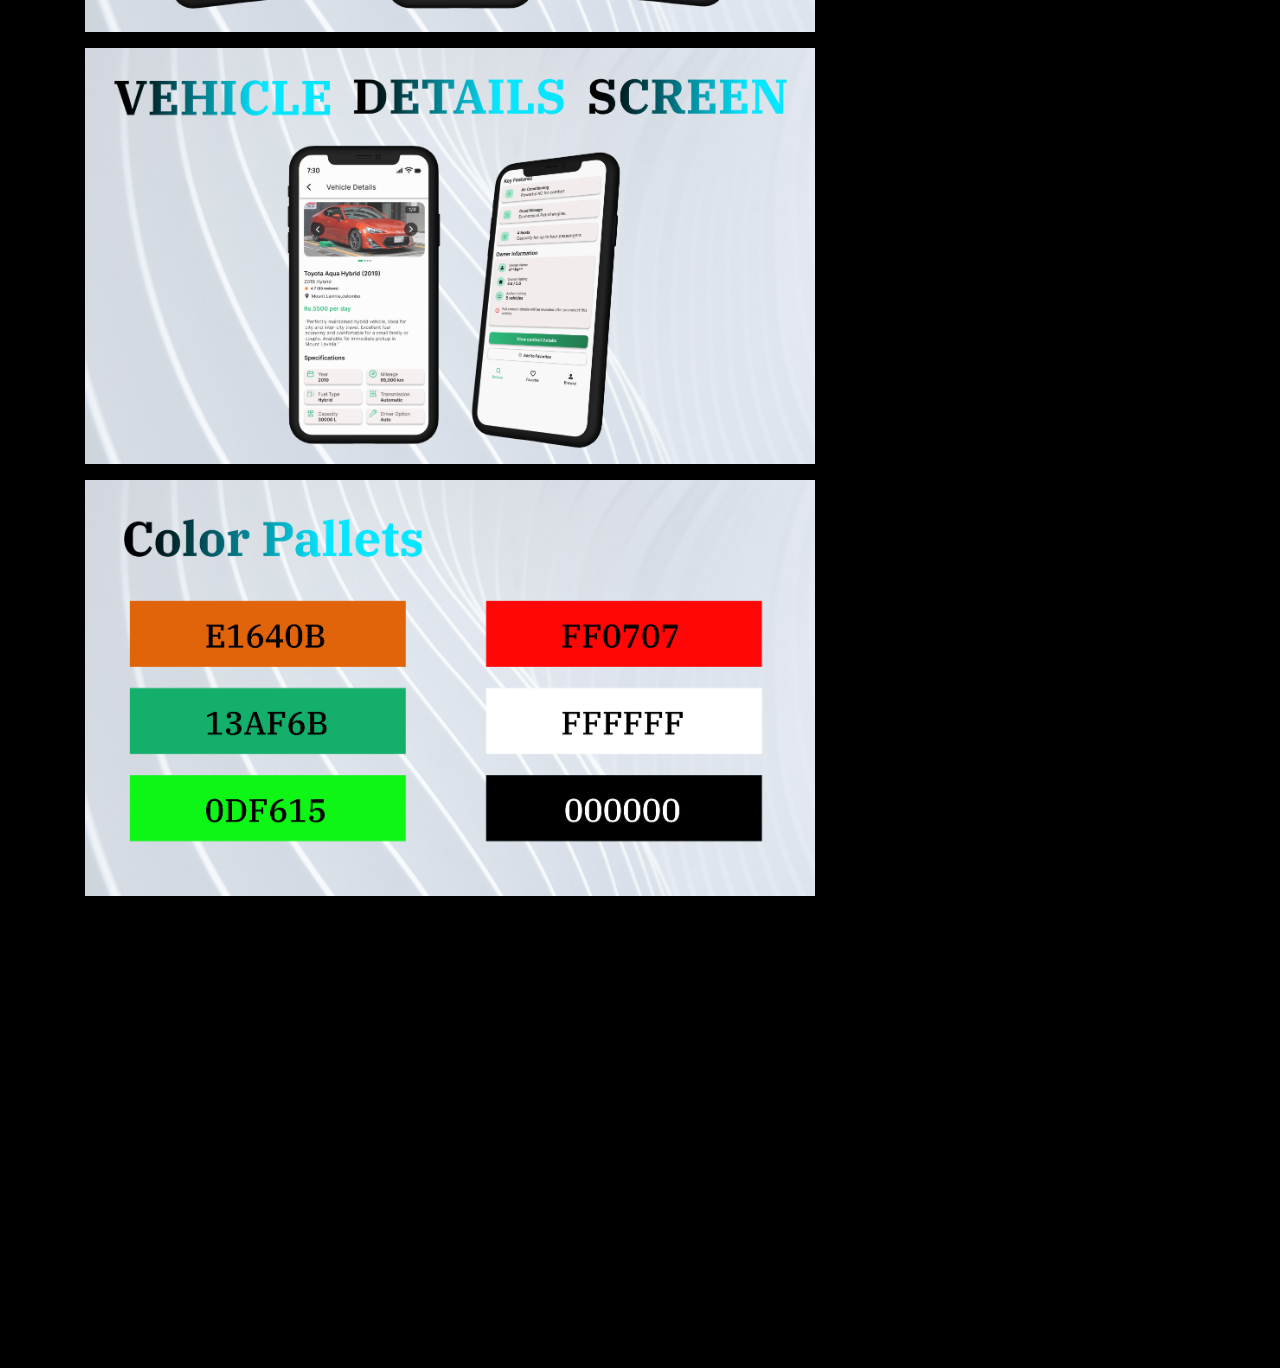
<file: portfolio-single-5.html>
<!doctype html>
<html lang="en">

<head>
  <title>induwara &mdash;  portfolio</title>
  <meta charset="utf-8">
  <meta name="viewport" content="width=device-width, initial-scale=1, shrink-to-fit=no">
  
  <meta name="description" content="">
  <meta name="keywords" content="html, css, javascript, jquery">
  <meta name="author" content="">

  <link rel="stylesheet" href="css/vendor/icomoon/style.css">
  <link rel="stylesheet" href="css/vendor/owl.carousel.min.css">
  <link rel="stylesheet" href="css/vendor/aos.css">
  <link rel="stylesheet" href="css/vendor/animate.min.css">
  <link rel="stylesheet" href="css/vendor/bootstrap.min.css">
  <link rel="stylesheet" href="css/vendor/jquery.fancybox.min.css">

  <!-- Theme Style -->
  <link rel="stylesheet" href="css/style.css">

</head>

<body data-spy="scroll" data-target=".site-nav-target" data-offset="200">

  <nav class="unslate_co--site-mobile-menu">
    <div class="close-wrap d-flex">
      <a href="#" class="d-flex ml-auto js-menu-toggle">
        <span class="close-label">Close</span>
        <div class="close-times">
          <span class="bar1"></span>
          <span class="bar2"></span>
        </div>
      </a>
    </div>
    <div class="site-mobile-inner"></div>
  </nav>

  <div class="unslate_co--site-wrap">

    <div class="unslate_co--site-inner">

      <nav class="unslate_co--site-nav site-nav-target">

        <div class="container">

          <div class="row align-items-center justify-content-between text-left">
            <div class="col-md-5 text-right">
              <ul class="site-nav-ul js-clone-nav text-left d-none d-lg-inline-block">
                <li class="has-children">
                  <a href="index.html#home-section" class="nav-link">Home</a>
                  
                </li>
                
                <li><a href="index.html#about-section" class="nav-link">About</a></li>
                <li><a href="index.html#services-section" class="nav-link">Services</a></li>
              </ul>
            </div>
            <div class="site-logo pos-absolute">
              <a href="index.html" class="unslate_co--site-logo"><span>.</span></a>
            </div>
            <div class="col-md-5 text-right text-lg-left">
              <ul class="site-nav-ul js-clone-nav text-left d-none d-lg-inline-block">
                <li><a href="index.html#skills-section" class="nav-link">Skills</a></li>
                <li><a href="index.html#journal-section" class="nav-link">Projects</a></li>
                <li><a href="index.html#contact-section" class="nav-link">Contact</a></li>
              </ul>

              <ul class="site-nav-ul-none-onepage text-right d-inline-block d-lg-none">
                <li><a href="#" class="js-menu-toggle">Menu</a></li>
              </ul>

            </div>
          </div>
        </div>

      </nav>
      <!-- END nav -->

      <div class="cover-v1 gradient-bottom-black jarallax">
        <div class="container">
          <div class="row align-items-center">

            <div class="col-md-10 mx-auto text-center">
              <h1 class="heading" data-aos="fade-up">5th Project</h1>
              <h2 class="subheading" data-aos="fade-up" data-aos-delay="100">Design a Vehicle renting service mobile app</h2>
            </div>

          </div>
        </div>

        <!-- dov -->
        <a href="#portfolio-single-section" class="mouse-wrap smoothscroll">
          <span class="mouse">
            <span class="scroll"></span>
          </span>
          <span class="mouse-label">Scroll</span>
        </a>

      </div>
      <!-- END .cover-v1 -->

      <div class="container">
        <div class="portfolio-single-wrap unslate_co--section" id="portfolio-single-section">
          <div class="portfolio-single-inner">

            <h2 class="heading-portfolio-single-h2">Mobile Application</h2>

            <div class="row justify-content-between align-items-stretch">

              <div class="col-lg-8">
                <p><a href="images/v1.jpg" data-fancybox="gal"><img src="images/v1.jpg" alt="Image" class="img-fluid"></a></p>
                <p><a href="images/v2.jpg" data-fancybox="gal"><img src="images/v2.jpg" alt="Image" class="img-fluid"></a></p>
                <p><a href="images/v3.jpg" data-fancybox="gal"><img src="images/v3.jpg" alt="Image" class="img-fluid"></a></p>
                <p><a href="images/v4.jpg" data-fancybox="gal"><img src="images/v4.jpg" alt="Image" class="img-fluid"></a></p>
                <p><a href="images/v5.jpg" data-fancybox="gal"><img src="images/v5.jpg" alt="Image" class="img-fluid"></a></p>
                <p><a href="images/v6.jpg" data-fancybox="gal"><img src="images/v6.jpg" alt="Image" class="img-fluid"></a></p>
                <p><a href="images/v7.jpg" data-fancybox="gal"><img src="images/v7.jpg" alt="Image" class="img-fluid"></a></p>




              </div>
              <div class="col-lg-4 pl-lg-5">
                <div class="unslate_co--sticky">
                  <div class="row">
                    <div class="col-md-12 mb-4">
                      <div class="detail-v1">
                        <span class="detail-label">Project Description</span>
                        <p>This project focuses on designing a mobile application interface for a vehicle renting service in Sri Lanka, targeted primarily at tourists. The app connects tourists with local vehicle owners, allowing users to browse, filter, and compare available vehicles before directly contacting the owner. The design emphasizes clarity, simplicity, and ease of navigation, ensuring a smooth user experience for both renters and vehicle listers without handling in-app payments.</p>
                        <span class="detail-label">Identified Problem</span>
                        <p>Tourists visiting Sri Lanka often face difficulties finding reliable vehicle rentals due to language barriers, lack of trusted platforms, and fragmented communication with local vehicle owners. Existing solutions are either overly complex, not tourist-friendly, or require third-party agents, leading to higher costs and reduced transparency. Vehicle owners also lack a simple digital platform to showcase their vehicles to a wider audience.</p>       
                        <span class="detail-label">Solution</span>
                        <p>The solution is a user-friendly mobile marketplace that bridges tourists and local vehicle owners through a clean and intuitive interface. The app allows tourists to easily search, filter, and view detailed vehicle listings, while enabling owners to list their vehicles through a simple posting form. By providing direct access to owner contact details and vehicle locations, the platform removes intermediaries, improves trust, and enhances convenience for both user groups.</p>


                      </div>
                    </div>

                    <div class="col-md-12 mb-4">
                      <div class="detail-v1">
                        <span class="detail-label">Project Date</span>
                        <span class="detail-val">December 15th, 2025</span>
                      </div>
                    </div>
                    <div class="col-md-12 mb-4">
                      <div class="detail-v1">
                        <span class="detail-label">Role</span>
                        <span class="detail-val"><a href="#">Identity</a>, <a href="#">Mobile application Design</a></span>
                      </div>
                    </div>
                    
                    
                  </div>
                </div> 
              </div>

            </div>

          </div>
        </div>
      </div>
    </div> 

    <footer class="unslate_co--footer unslate_co--section">
      <div class="container">
        <div class="row justify-content-center">
          <div class="col-md-7">

            <div class="footer-site-logo"><a href="#">Induwara Bandara<span>.</span></a></div>

            <ul class="footer-site-social">
              <li><a href="https://www.linkedin.com/in/induwara-bandara-aa4454317/" target="_blank">Linkedin</a></li>
              <li><a href="#">Dribbble</a></li>
              <li><a href="#">Behance</a></li>
            </ul>

            <p class="site-copyright">
                
                <!-- Link back to Colorlib can't be removed. Template is licensed under CC BY 3.0. -->
                Copyright &copy;
                <script>
                  document.write(new Date().getFullYear());
                </script> All rights reserved | This  is made by <i class="icon-heart"
                  aria-hidden="true"></i> by <a href="" target="_blank">Induwara Bandara</a>
                <!-- Link back to Colorlib can't be removed. Template is licensed under CC BY 3.0. -->
              
              </p>

          </div>
        </div>
      </div>
    </footer>

  </div>

  <!-- Loader -->
  <div id="unslate_co--overlayer"></div>
  <div class="site-loader-wrap">
    <div class="site-loader"></div>
  </div>

  <script src="js/scripts-dist.js"></script>
  <script src="js/main.js"></script>

  
</body>

</html>
</file>
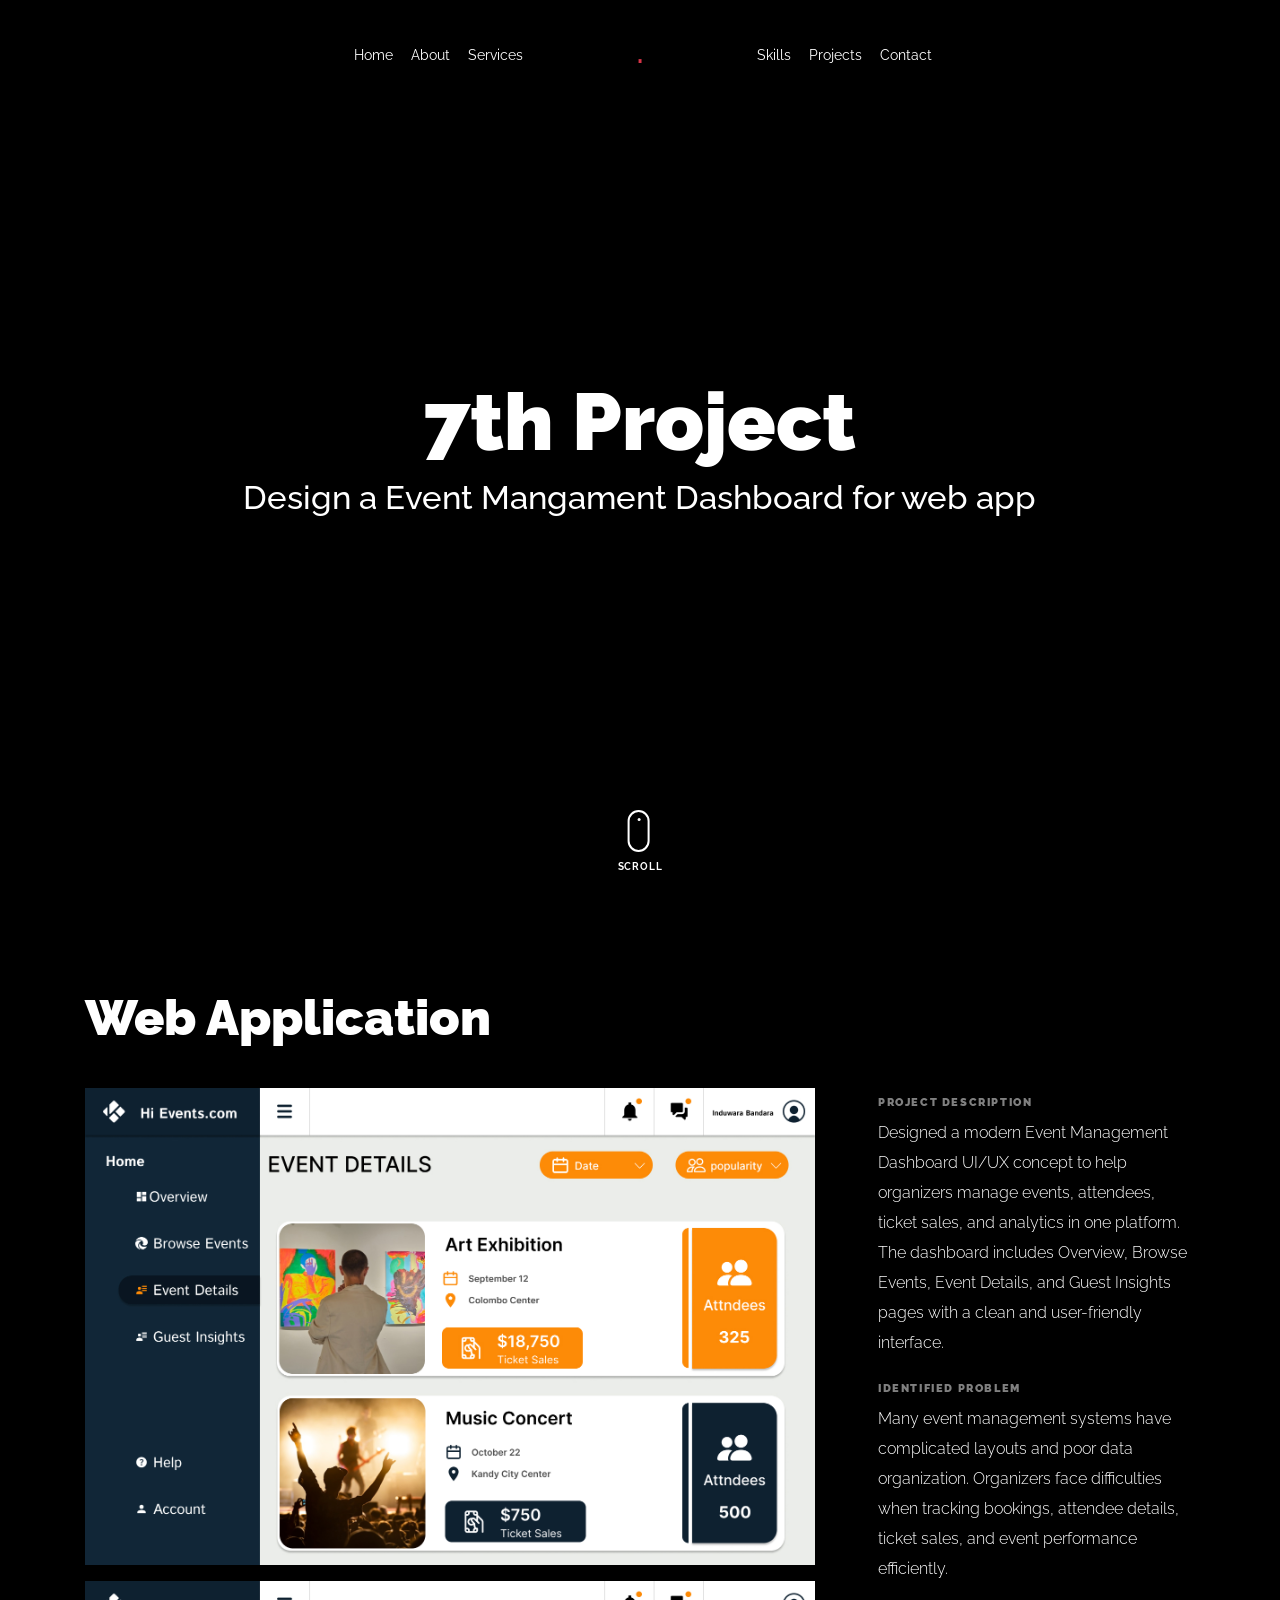
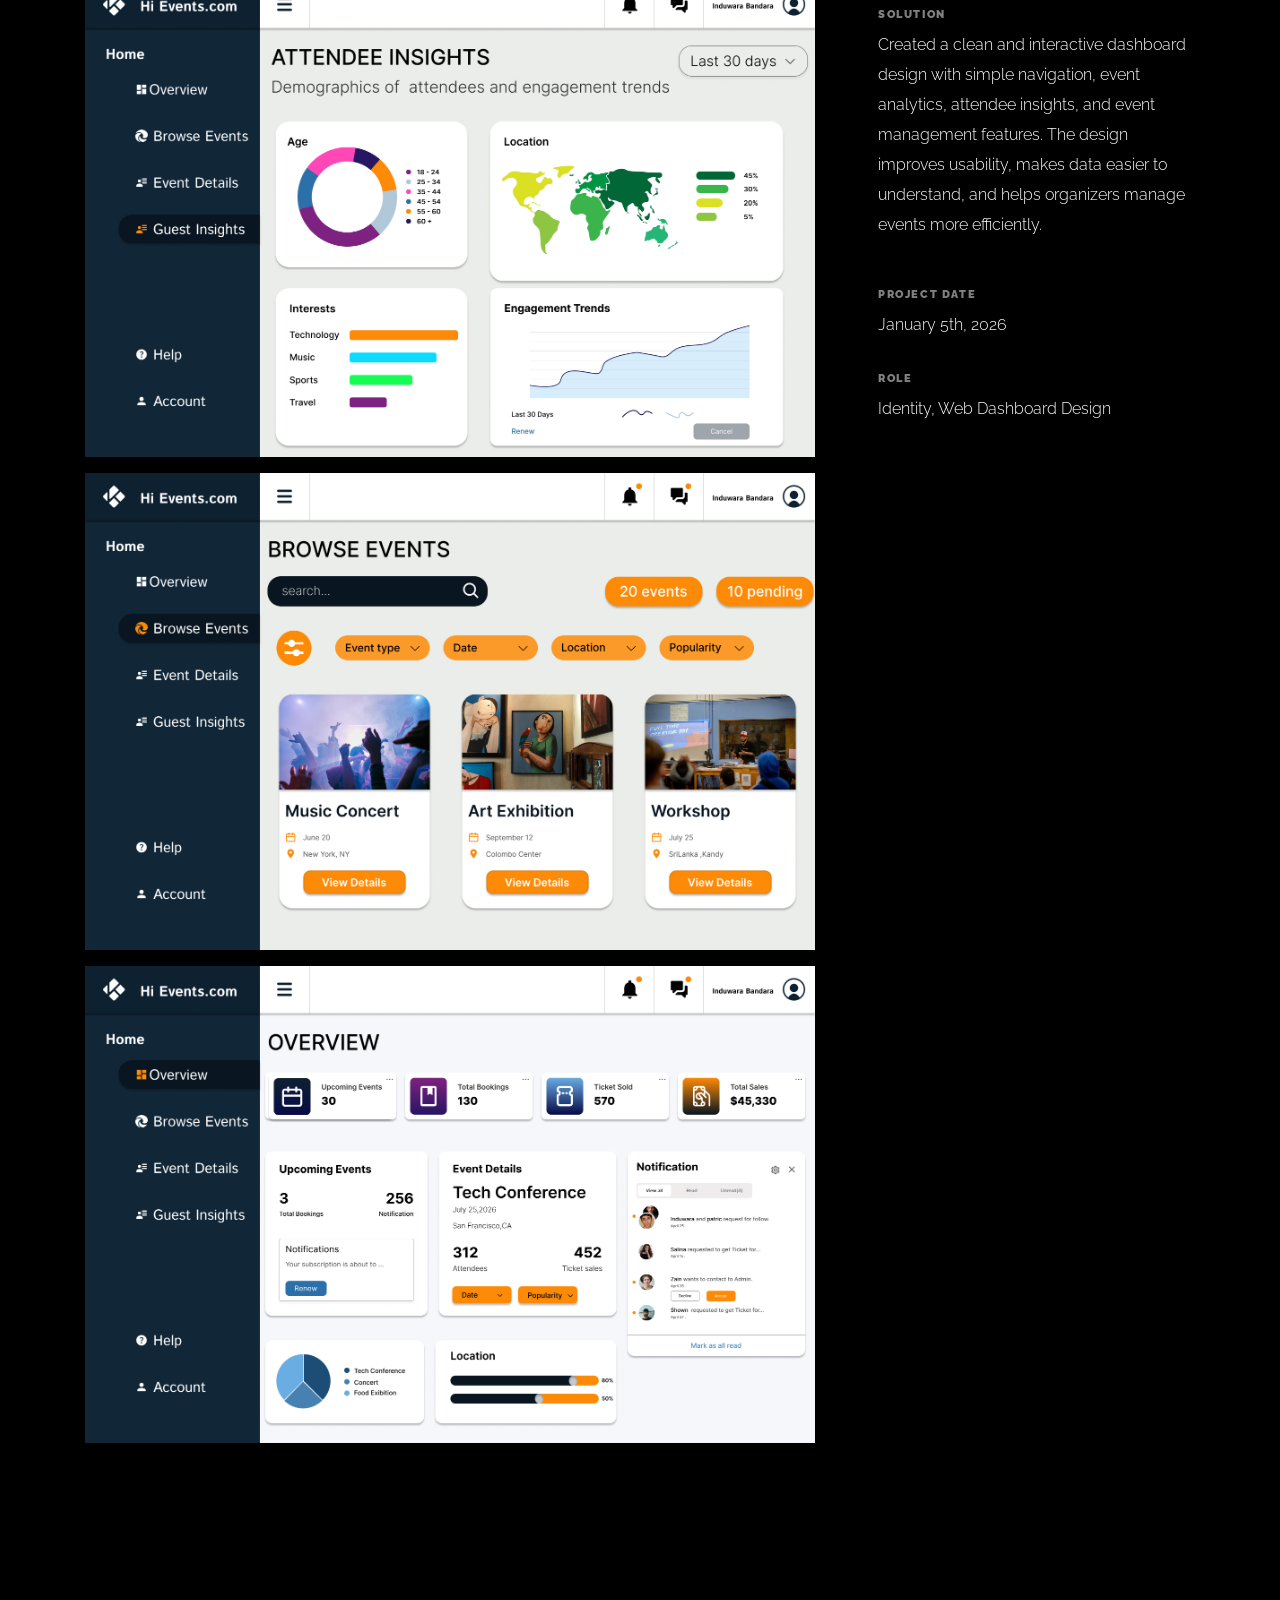
<file: portfolio-single-7.html>
<!doctype html>
<html lang="en">

<head>
  <title>induwara &mdash;  portfolio</title>
  <meta charset="utf-8">
  <meta name="viewport" content="width=device-width, initial-scale=1, shrink-to-fit=no">
  
  <meta name="description" content="">
  <meta name="keywords" content="html, css, javascript, jquery">
  <meta name="author" content="">

  <link rel="stylesheet" href="css/vendor/icomoon/style.css">
  <link rel="stylesheet" href="css/vendor/owl.carousel.min.css">
  <link rel="stylesheet" href="css/vendor/aos.css">
  <link rel="stylesheet" href="css/vendor/animate.min.css">
  <link rel="stylesheet" href="css/vendor/bootstrap.min.css">
  <link rel="stylesheet" href="css/vendor/jquery.fancybox.min.css">

  <!-- Theme Style -->
  <link rel="stylesheet" href="css/style.css">

</head>

<body data-spy="scroll" data-target=".site-nav-target" data-offset="200">

  <nav class="unslate_co--site-mobile-menu">
    <div class="close-wrap d-flex">
      <a href="#" class="d-flex ml-auto js-menu-toggle">
        <span class="close-label">Close</span>
        <div class="close-times">
          <span class="bar1"></span>
          <span class="bar2"></span>
        </div>
      </a>
    </div>
    <div class="site-mobile-inner"></div>
  </nav>

  <div class="unslate_co--site-wrap">

    <div class="unslate_co--site-inner">

      <nav class="unslate_co--site-nav site-nav-target">

        <div class="container">

          <div class="row align-items-center justify-content-between text-left">
            <div class="col-md-5 text-right">
              <ul class="site-nav-ul js-clone-nav text-left d-none d-lg-inline-block">
                <li class="has-children">
                  <a href="index.html#home-section" class="nav-link">Home</a>
                  
                </li>
                
                <li><a href="index.html#about-section" class="nav-link">About</a></li>
                <li><a href="index.html#services-section" class="nav-link">Services</a></li>
              </ul>
            </div>
            <div class="site-logo pos-absolute">
              <a href="index.html" class="unslate_co--site-logo"><span>.</span></a>
            </div>
            <div class="col-md-5 text-right text-lg-left">
              <ul class="site-nav-ul js-clone-nav text-left d-none d-lg-inline-block">
                <li><a href="index.html#skills-section" class="nav-link">Skills</a></li>
                <li><a href="index.html#journal-section" class="nav-link">Projects</a></li>
                <li><a href="index.html#contact-section" class="nav-link">Contact</a></li>
              </ul>

              <ul class="site-nav-ul-none-onepage text-right d-inline-block d-lg-none">
                <li><a href="#" class="js-menu-toggle">Menu</a></li>
              </ul>

            </div>
          </div>
        </div>

      </nav>
      <!-- END nav -->

      <div class="cover-v1 gradient-bottom-black jarallax">
        <div class="container">
          <div class="row align-items-center">

            <div class="col-md-10 mx-auto text-center">
              <h1 class="heading" data-aos="fade-up">7th Project</h1>
              <h2 class="subheading" data-aos="fade-up" data-aos-delay="100">Design a Event Mangament Dashboard for web app</h2>
            </div>

          </div>
        </div>

        <!-- dov -->
        <a href="#portfolio-single-section" class="mouse-wrap smoothscroll">
          <span class="mouse">
            <span class="scroll"></span>
          </span>
          <span class="mouse-label">Scroll</span>
        </a>

      </div>
      <!-- END .cover-v1 -->

      <div class="container">
        <div class="portfolio-single-wrap unslate_co--section" id="portfolio-single-section">
          <div class="portfolio-single-inner">

            <h2 class="heading-portfolio-single-h2">Web  Application</h2>

            <div class="row justify-content-between align-items-stretch">

              <div class="col-lg-8">
                <p><a href="images/dash1.jpg" data-fancybox="gal"><img src="images/dash1.jpg" alt="Image" class="img-fluid"></a></p>
                <p><a href="images/dash2.jpg" data-fancybox="gal"><img src="images/dash2.jpg" alt="Image" class="img-fluid"></a></p>
                <p><a href="images/dash3.jpg" data-fancybox="gal"><img src="images/dash3.jpg" alt="Image" class="img-fluid"></a></p>
                <p><a href="images/dash4.jpg" data-fancybox="gal"><img src="images/dash4.jpg" alt="Image" class="img-fluid"></a></p>
                



              </div>
              <div class="col-lg-4 pl-lg-5">
                <div class="unslate_co--sticky">
                  <div class="row">
                    <div class="col-md-12 mb-4">
                      <div class="detail-v1">
                        <span class="detail-label">Project Description</span>
                        <p>Designed a modern Event Management Dashboard UI/UX concept to help organizers manage events, attendees, ticket sales, and analytics in one platform. The dashboard includes Overview, Browse Events, Event Details, and Guest Insights pages with a clean and user-friendly interface.</p>
                        <span class="detail-label">Identified Problem</span>
                        <p>Many event management systems have complicated layouts and poor data organization. Organizers face difficulties when tracking bookings, attendee details, ticket sales, and event performance efficiently.</p>
                        <span class="detail-label">Solution</span>
                        <p>Created a clean and interactive dashboard design with simple navigation, event analytics, attendee insights, and event management features. The design improves usability, makes data easier to understand, and helps organizers manage events more efficiently.</p>

                      </div>
                    </div>

                    <div class="col-md-12 mb-4">
                      <div class="detail-v1">
                        <span class="detail-label">Project Date</span>
                        <span class="detail-val">January 5th, 2026</span>
                      </div>
                    </div>
                    <div class="col-md-12 mb-4">
                      <div class="detail-v1">
                        <span class="detail-label">Role</span>
                        <span class="detail-val"><a href="#">Identity</a>, <a href="#">Web Dashboard Design</a></span>
                      </div>
                    </div>
                    
                    
                  </div>
                </div> 
              </div>

            </div>

          </div>
        </div>
      </div>
    </div> 

    <footer class="unslate_co--footer unslate_co--section">
      <div class="container">
        <div class="row justify-content-center">
          <div class="col-md-7">

            <div class="footer-site-logo"><a href="#">Induwara Bandara<span>.</span></a></div>

            <ul class="footer-site-social">
              <li><a href="https://www.linkedin.com/in/induwara-bandara-aa4454317/" target="_blank">Linkedin</a></li>
              <li><a href="#">Dribbble</a></li>
              <li><a href="#">Behance</a></li>
            </ul>

            <p class="site-copyright">
                
                <!-- Link back to Colorlib can't be removed. Template is licensed under CC BY 3.0. -->
                Copyright &copy;
                <script>
                  document.write(new Date().getFullYear());
                </script> All rights reserved | This  is made by <i class="icon-heart"
                  aria-hidden="true"></i> by <a href="" target="_blank">Induwara Bandara</a>
                <!-- Link back to Colorlib can't be removed. Template is licensed under CC BY 3.0. -->
              
              </p>

          </div>
        </div>
      </div>
    </footer>

  </div>

  <!-- Loader -->
  <div id="unslate_co--overlayer"></div>
  <div class="site-loader-wrap">
    <div class="site-loader"></div>
  </div>

  <script src="js/scripts-dist.js"></script>
  <script src="js/main.js"></script>

  
</body>

</html>
</file>
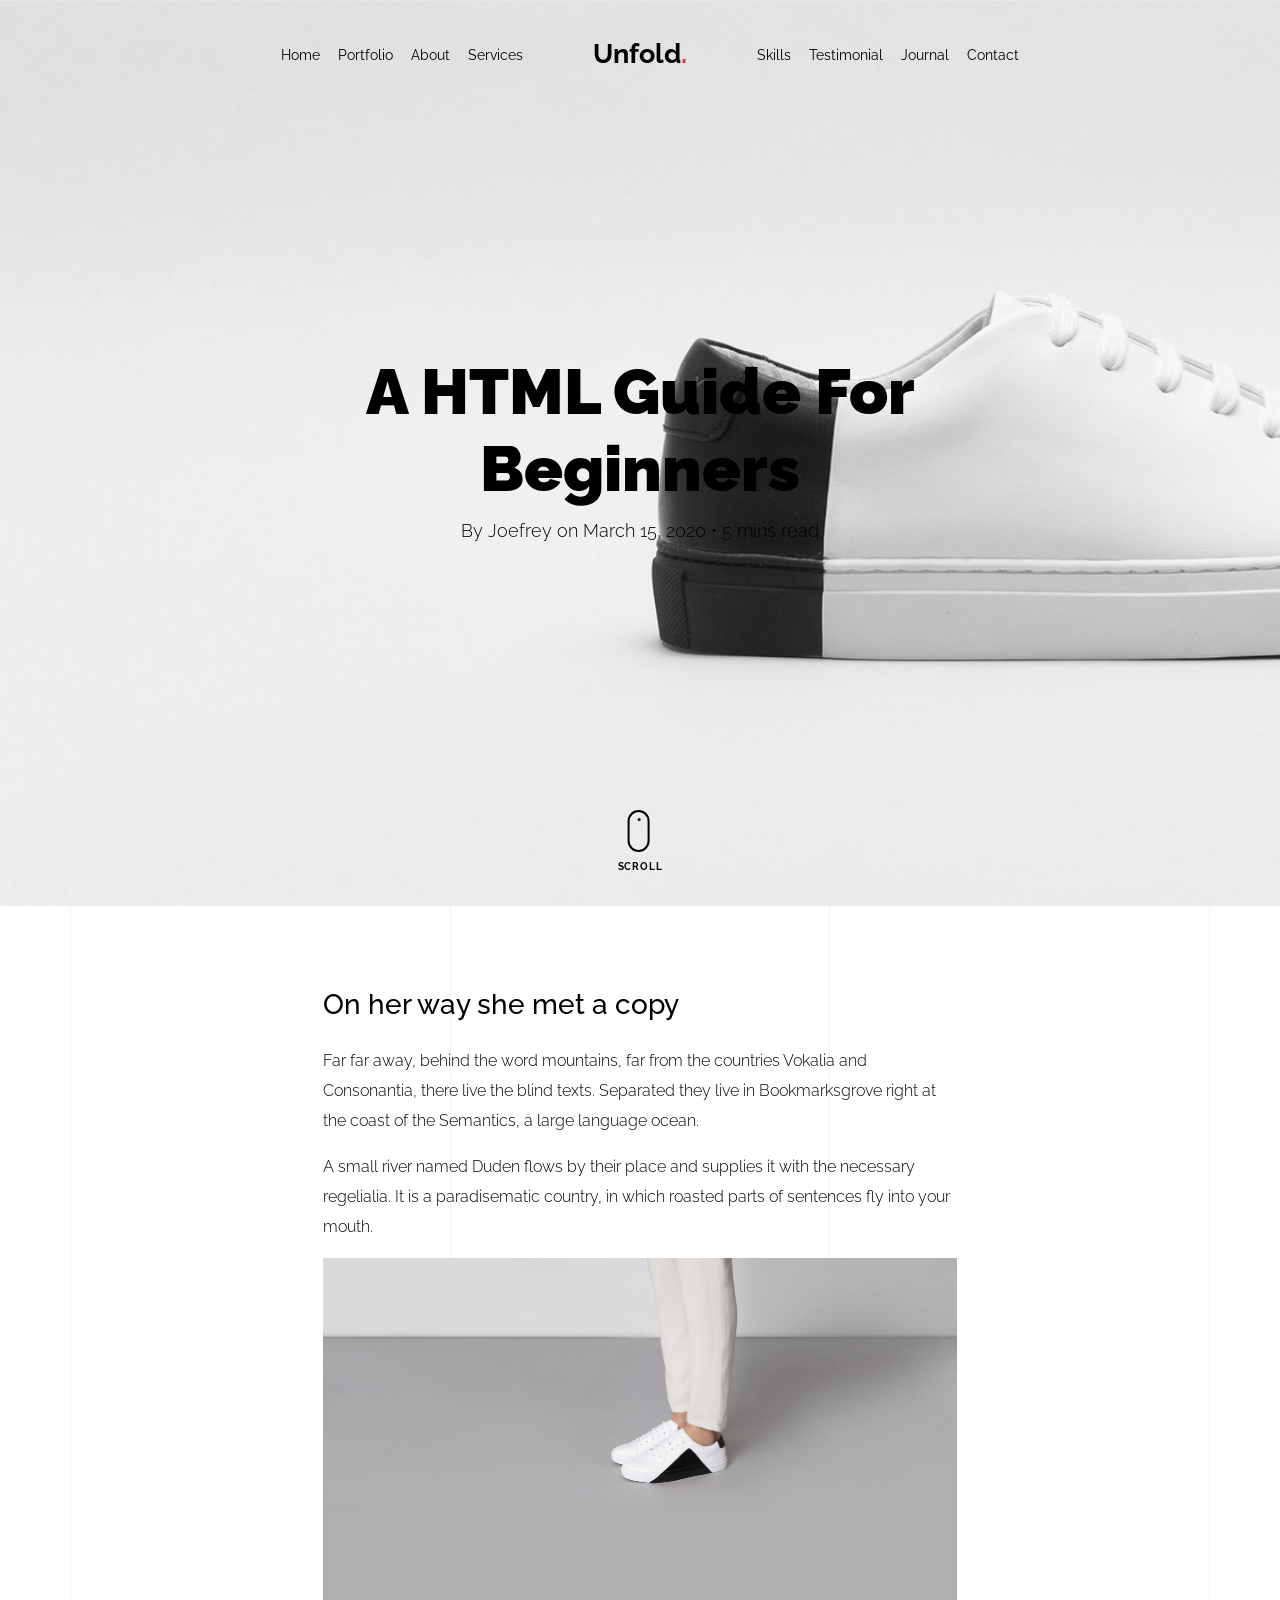
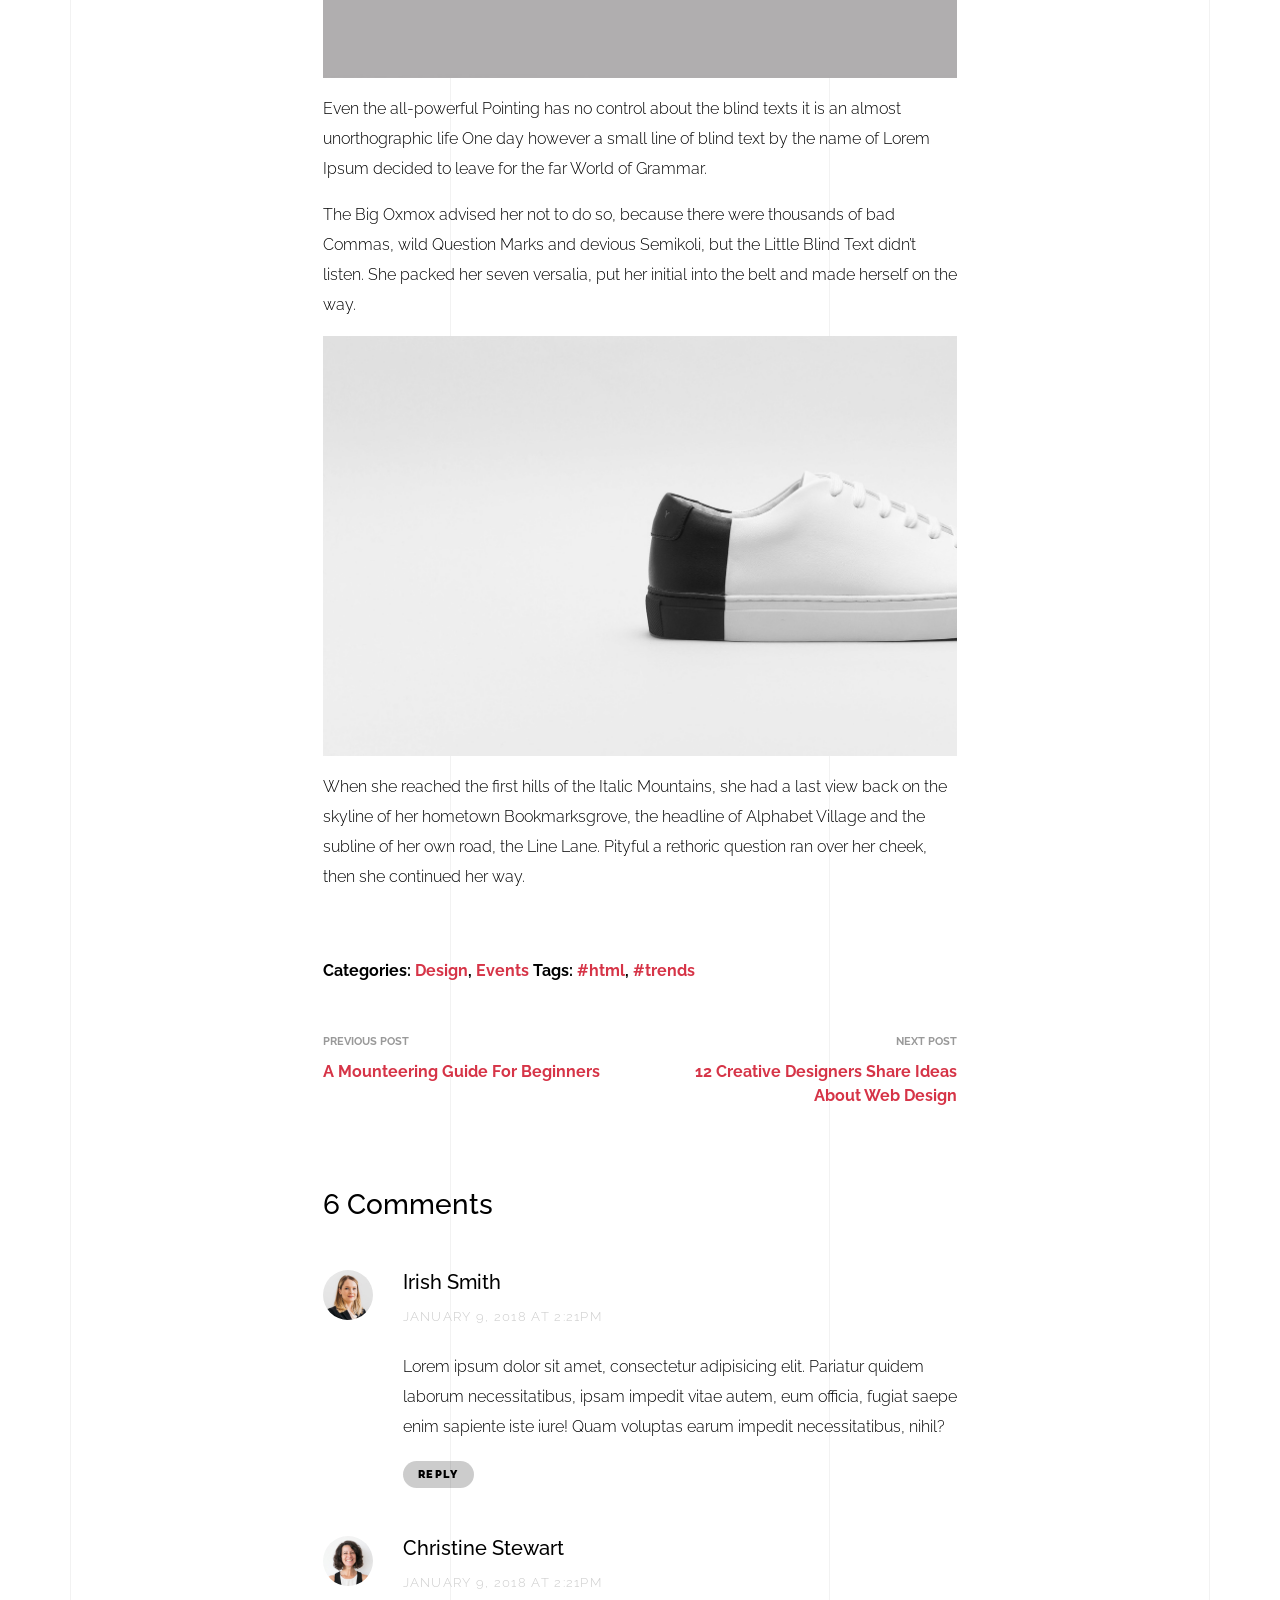
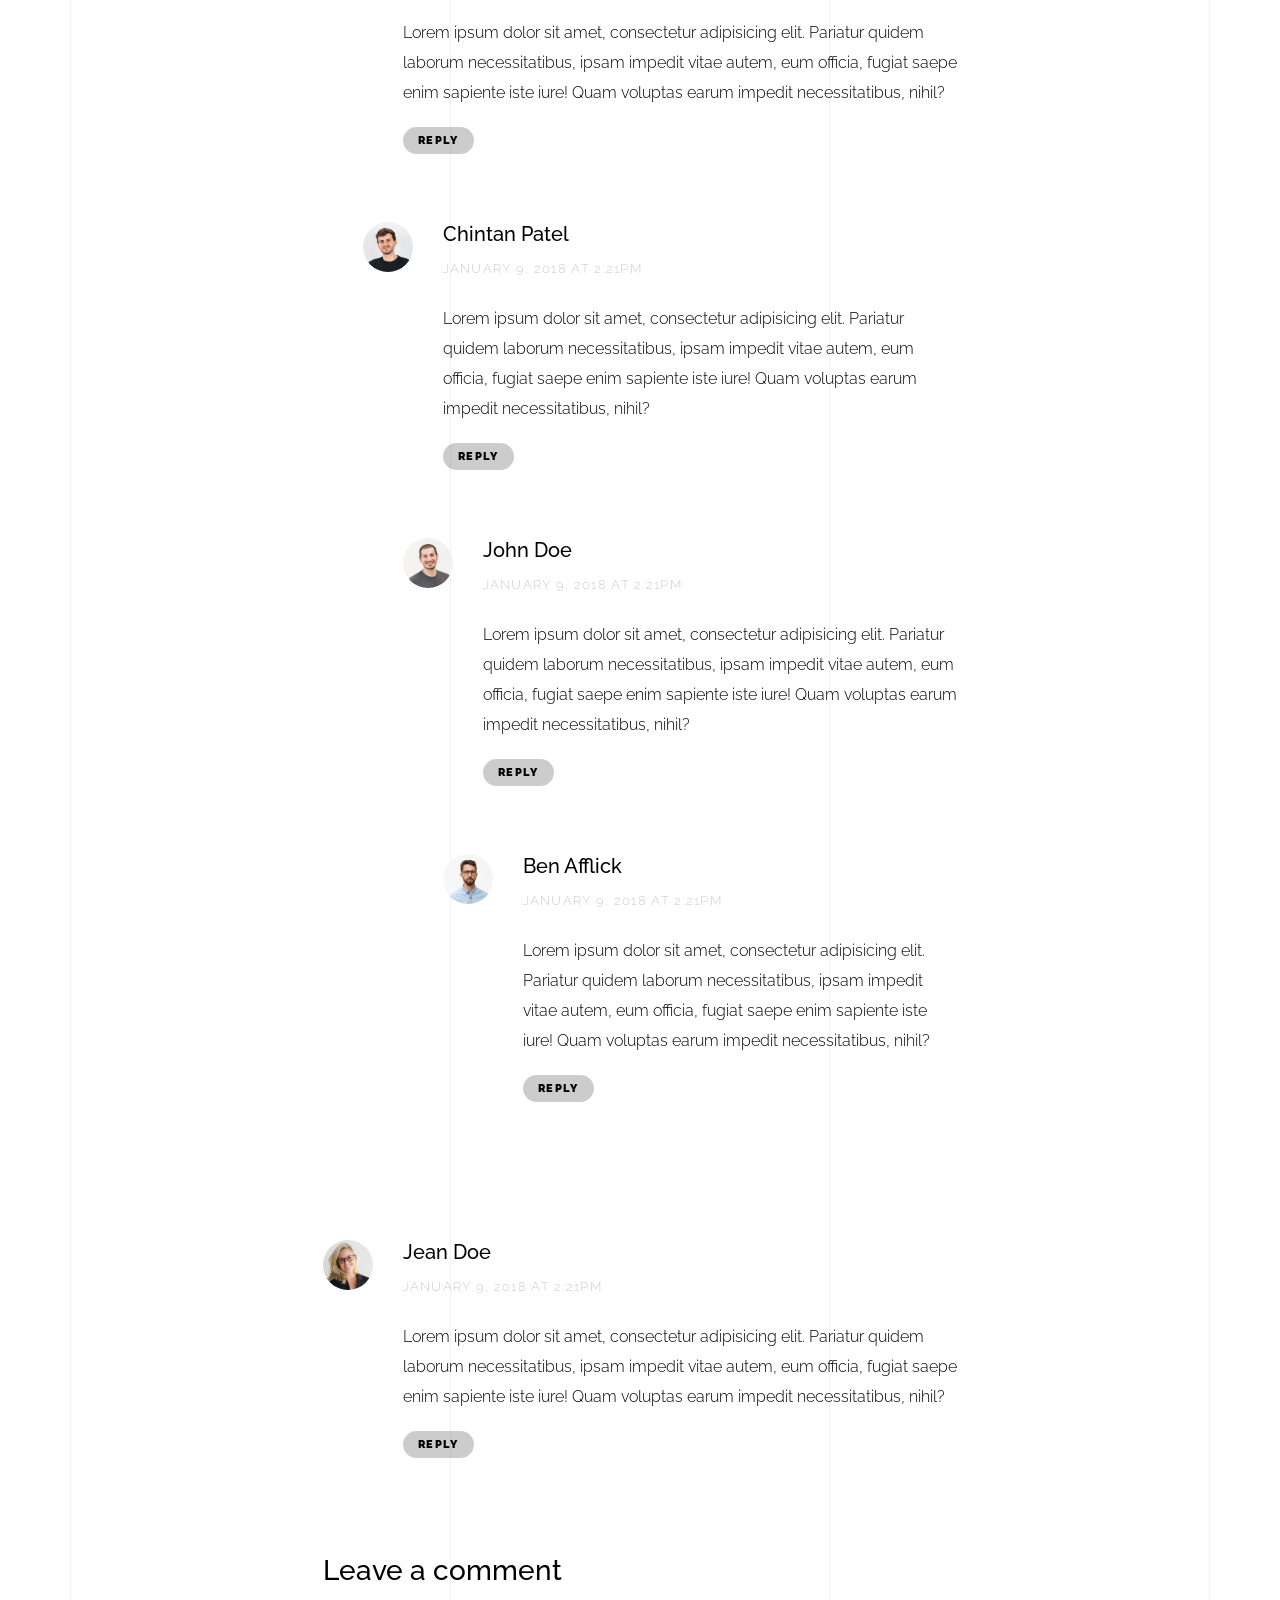
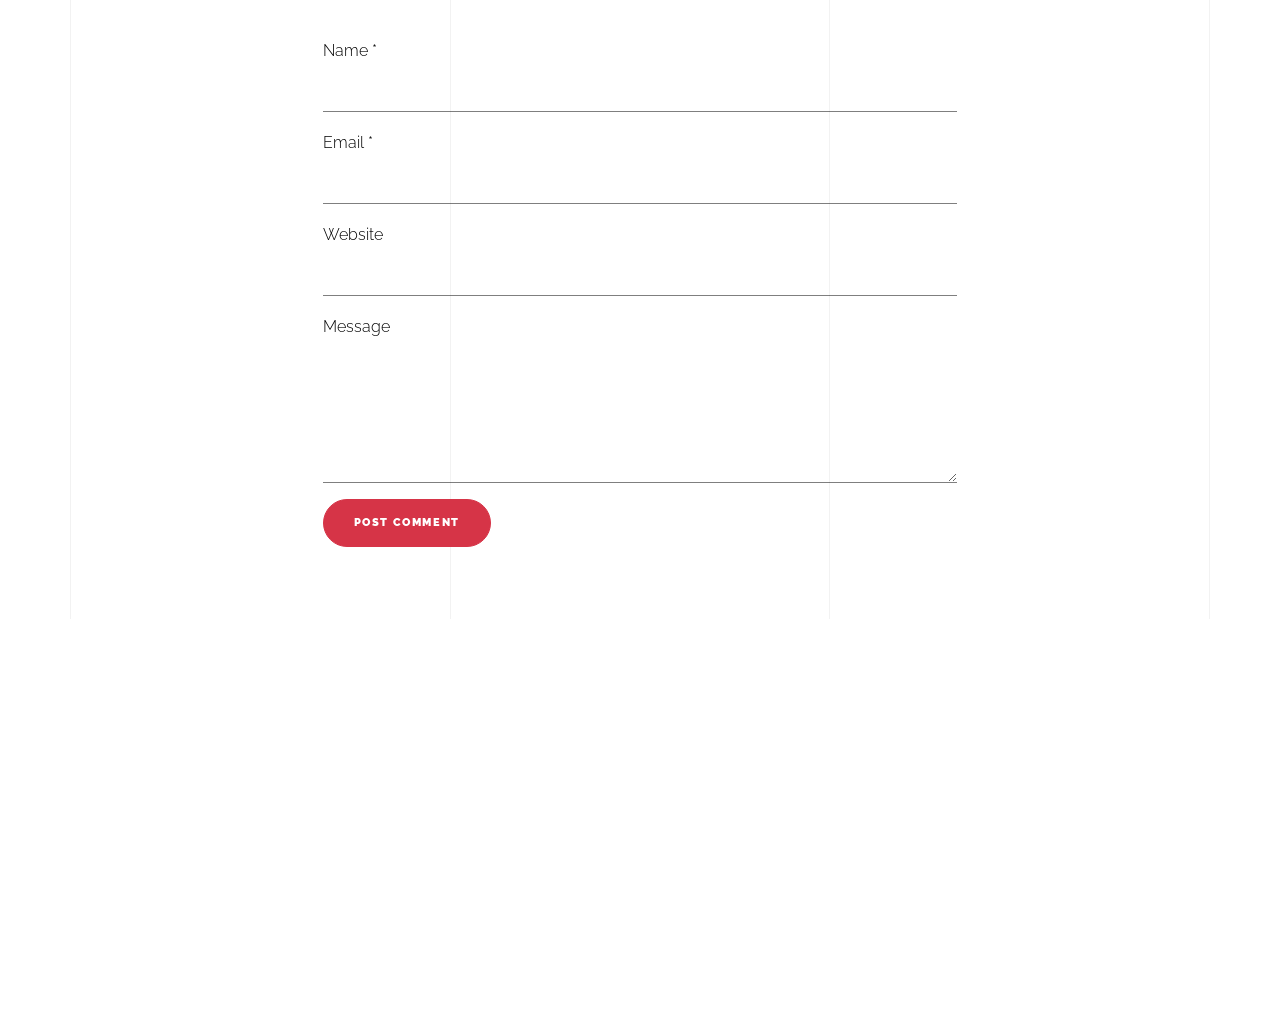
<file: light/blog-single.html>
<!doctype html>
<html lang="en">
  <head>
    <title>Unfold &mdash; A onepage portfolio HTML template by Unslate.co</title>
    <meta charset="utf-8">
    <meta name="viewport" content="width=device-width, initial-scale=1, shrink-to-fit=no">

    <meta name="description" content="A onepage portfolio HTML template by Unslate.co">
    <meta name="keywords" content="html, css, javascript, jquery">
    <meta name="author" content="Unslate.co">

    <link rel="stylesheet" href="css/vendor/icomoon/style.css">
    <link rel="stylesheet" href="css/vendor/owl.carousel.min.css">
    <link rel="stylesheet" href="css/vendor/aos.css">
    <link rel="stylesheet" href="css/vendor/animate.min.css">
    <link rel="stylesheet" href="css/vendor/bootstrap.min.css">
    <link rel="stylesheet" href="css/vendor/jquery.fancybox.min.css">
    

    <!-- Theme Style -->
    <link rel="stylesheet" href="css/style.css">

  </head>
  <body data-spy="scroll" data-target=".site-nav-target" data-offset="200">

    <nav class="unslate_co--site-mobile-menu">
      <div class="close-wrap d-flex">
        <a href="#" class="d-flex ml-auto js-menu-toggle">
          <span class="close-label">Close</span>
          <div class="close-times">
            <span class="bar1"></span>
            <span class="bar2"></span>
          </div>
        </a>
      </div>
      <div class="site-mobile-inner"></div>
    </nav>


    <div class="unslate_co--site-wrap">

      <div class="unslate_co--site-inner">

        <div class="lines-wrap">
          <div class="lines-inner">
            <div class="lines"></div>
          </div>
        </div>
        <!-- END lines -->
      
      <nav class="unslate_co--site-nav dark site-nav-target">

        <div class="container">
        
          <div class="row align-items-center justify-content-between text-left">
            <div class="col-md-5 text-right">
              <ul class="site-nav-ul js-clone-nav text-left d-none d-lg-inline-block">
                <li class="has-children">
                  <a href="index.html#home-section" class="nav-link">Home</a>
                  <ul class="dropdown">
                    <li>
                      <a href="index.html">Hero Image BG</a>
                    </li>
                    <li>
                      <a href="index-video.html">Video BG</a>
                    </li>
                    <li>
                      <a href="index-hero-slider.html">Hero Slider</a>
                    </li>
                    <li>
                      <a href="index-sidebar-menu.html">Sidebar Menu</a>
                    </li>
                    <li>
                      <a href="index-right-menu.html">Right Menu</a>
                    </li>
                  </ul>
                </li>
                <li><a href="index.html#portfolio-section" class="nav-link">Portfolio</a></li>
                <li><a href="index.html#about-section" class="nav-link">About</a></li>
                <li><a href="index.html#services-section" class="nav-link">Services</a></li>
              </ul>
            </div>
            <div class="site-logo pos-absolute">
              <a href="index.html" class="unslate_co--site-logo">Unfold<span>.</span></a>
            </div>
            <div class="col-md-5 text-right text-lg-left">
              <ul class="site-nav-ul js-clone-nav text-left d-none d-lg-inline-block">
                <li><a href="index.html#skills-section" class="nav-link">Skills</a></li>
                <li><a href="index.html#testimonial-section" class="nav-link">Testimonial</a></li>
                <li><a href="index.html#journal-section" class="nav-link active">Journal</a></li>
                <li><a href="index.html#contact-section" class="nav-link">Contact</a></li>
              </ul>

              <ul class="site-nav-ul-none-onepage text-right d-inline-block d-lg-none">
                <li><a href="#" class="js-menu-toggle">Menu</a></li>
              </ul>

            </div>
          </div>
        </div>

      </nav>
      <!-- END nav -->

      <div class="cover-v1 jarallax" style="background-image: url('images/work_1_full.jpg');">
        <div class="container">
          <div class="row align-items-center">
              
            <div class="col-md-8 mx-auto text-center">
              <h1 class="blog-heading" data-aos="fade-up" data-aos-delay="0">A HTML Guide For Beginners</h1>
              <div class="post-meta" data-aos="fade-up" data-aos-delay="100">By Joefrey on March 15, 2020 &bullet; 5 mins read</div>
            </div>

          </div>
        </div>


        <!-- dov -->
        <a href="#blog-single-section" class="mouse-wrap dark smoothscroll">
          <span class="mouse">
            <span class="scroll"></span>
          </span>
          <span class="mouse-label">Scroll</span>
        </a>

      </div>
      <!-- END .cover-v1 -->

      <div class="unslate_co--section" id="blog-single-section">
        <div class="container">
          <div class="row justify-content-center">
            <div class="col-md-7">
              <h3 class="mb-4">On her way she met a copy</h3>
              <p>Far far away, behind the word mountains, far from the countries Vokalia and Consonantia, there live the blind texts. Separated they live in Bookmarksgrove right at the coast of the Semantics, a large language ocean.</p>
              <p>A small river named Duden flows by their place and supplies it with the necessary regelialia. It is a paradisematic country, in which roasted parts of sentences fly into your mouth.</p>
              <p><img src="images/work_1_a_full.jpg" alt="Image" class="img-fluid"></p>
              <p>Even the all-powerful Pointing has no control about the blind texts it is an almost unorthographic life One day however a small line of blind text by the name of Lorem Ipsum decided to leave for the far World of Grammar.</p>
              <p>The Big Oxmox advised her not to do so, because there were thousands of bad Commas, wild Question Marks and devious Semikoli, but the Little Blind Text didn’t listen. She packed her seven versalia, put her initial into the belt and made herself on the way.</p>
              <p><img src="images/work_1_full.jpg" alt="Image" class="img-fluid"></p>
              <p>When she reached the first hills of the Italic Mountains, she had a last view back on the skyline of her hometown Bookmarksgrove, the headline of Alphabet Village and the subline of her own road, the Line Lane. Pityful a rethoric question ran over her cheek, then she continued her way.</p>


              <div class="pt-5 categories_tags ">
                <p>Categories:  <a href="#">Design</a>, <a href="#">Events</a>  Tags: <a href="#">#html</a>, <a href="#">#trends</a></p>
              </div>

              <div class="post-single-navigation d-flex align-items-stretch">
                <a href="#" class="mr-auto w-50 pr-4">
                  <span class="d-block">Previous Post</span>
                  A Mounteering Guide For Beginners
                </a>
                <a href="#" class="ml-auto w-50 text-right pl-4">
                  <span class="d-block">Next Post</span>
                  12 Creative Designers Share Ideas About Web Design
                </a>
              </div>


            <div class="pt-5">
              <h3 class="mb-5">6 Comments</h3>
              <ul class="comment-list">
                <li class="comment">
                  <div class="vcard bio">
                    <img src="images/person_woman_2.jpg" alt="Image placeholder">
                  </div>
                  <div class="comment-body">
                    <h3>Irish Smith</h3>
                    <div class="meta">January 9, 2018 at 2:21pm</div>
                    <p>Lorem ipsum dolor sit amet, consectetur adipisicing elit. Pariatur quidem laborum necessitatibus, ipsam impedit vitae autem, eum officia, fugiat saepe enim sapiente iste iure! Quam voluptas earum impedit necessitatibus, nihil?</p>
                    <p><a href="#" class="reply">Reply</a></p>
                  </div>
                </li>

                <li class="comment">
                  <div class="vcard bio">
                    <img src="images/person_woman_1.jpg" alt="Image placeholder">
                  </div>
                  <div class="comment-body">
                    <h3>Christine Stewart</h3>
                    <div class="meta">January 9, 2018 at 2:21pm</div>
                    <p>Lorem ipsum dolor sit amet, consectetur adipisicing elit. Pariatur quidem laborum necessitatibus, ipsam impedit vitae autem, eum officia, fugiat saepe enim sapiente iste iure! Quam voluptas earum impedit necessitatibus, nihil?</p>
                    <p><a href="#" class="reply">Reply</a></p>
                  </div>

                  <ul class="children">
                    <li class="comment">
                      <div class="vcard bio">
                        <img src="images/person_man_3.jpg" alt="Image placeholder">
                      </div>
                      <div class="comment-body">
                        <h3>Chintan Patel</h3>
                        <div class="meta">January 9, 2018 at 2:21pm</div>
                        <p>Lorem ipsum dolor sit amet, consectetur adipisicing elit. Pariatur quidem laborum necessitatibus, ipsam impedit vitae autem, eum officia, fugiat saepe enim sapiente iste iure! Quam voluptas earum impedit necessitatibus, nihil?</p>
                        <p><a href="#" class="reply">Reply</a></p>
                      </div>


                      <ul class="children">
                        <li class="comment">
                          <div class="vcard bio">
                            <img src="images/person_man_2.jpg" alt="Image placeholder">
                          </div>
                          <div class="comment-body">
                            <h3>John Doe</h3>
                            <div class="meta">January 9, 2018 at 2:21pm</div>
                            <p>Lorem ipsum dolor sit amet, consectetur adipisicing elit. Pariatur quidem laborum necessitatibus, ipsam impedit vitae autem, eum officia, fugiat saepe enim sapiente iste iure! Quam voluptas earum impedit necessitatibus, nihil?</p>
                            <p><a href="#" class="reply">Reply</a></p>
                          </div>

                            <ul class="children">
                              <li class="comment">
                                <div class="vcard bio">
                                  <img src="images/person_man_1.jpg" alt="Image placeholder">
                                </div>
                                <div class="comment-body">
                                  <h3>Ben Afflick</h3>
                                  <div class="meta">January 9, 2018 at 2:21pm</div>
                                  <p>Lorem ipsum dolor sit amet, consectetur adipisicing elit. Pariatur quidem laborum necessitatibus, ipsam impedit vitae autem, eum officia, fugiat saepe enim sapiente iste iure! Quam voluptas earum impedit necessitatibus, nihil?</p>
                                  <p><a href="#" class="reply">Reply</a></p>
                                </div>
                              </li>
                            </ul>
                        </li>
                      </ul>
                    </li>
                  </ul>
                </li>

                <li class="comment">
                  <div class="vcard bio">
                    <img src="images/person_woman_3.jpg" alt="Image placeholder">
                  </div>
                  <div class="comment-body">
                    <h3>Jean Doe</h3>
                    <div class="meta">January 9, 2018 at 2:21pm</div>
                    <p>Lorem ipsum dolor sit amet, consectetur adipisicing elit. Pariatur quidem laborum necessitatibus, ipsam impedit vitae autem, eum officia, fugiat saepe enim sapiente iste iure! Quam voluptas earum impedit necessitatibus, nihil?</p>
                    <p><a href="#" class="reply">Reply</a></p>
                  </div>
                </li>
              </ul>
              <!-- END comment-list -->
              
              <div class="comment-form-wrap pt-5">
                <h3 class="mb-5">Leave a comment</h3>
                <form action="#" class="">
                  <div class="form-group">
                    <label for="name">Name *</label>
                    <input type="text" class="form-control" id="name">
                  </div>
                  <div class="form-group">
                    <label for="email">Email *</label>
                    <input type="email" class="form-control" id="email">
                  </div>
                  <div class="form-group">
                    <label for="website">Website</label>
                    <input type="url" class="form-control" id="website">
                  </div>

                  <div class="form-group">
                    <label for="message">Message</label>
                    <textarea name="message" id="message" cols="30" rows="5" class="form-control"></textarea>
                  </div>
                  <div class="form-group">
                    <input type="submit" value="Post Comment" class="btn btn-primary btn-md">
                  </div>

                </form>
              </div>
            </div>
            </div>
          </div>
        </div>
      </div>

      
      </div>

      <footer class="unslate_co--footer unslate_co--section">
        <div class="container">
          <div class="row justify-content-center">
            <div class="col-md-7">
              
              <div class="footer-site-logo"><a href="#">Unfold<span>.</span></a></div>

              <ul class="footer-site-social">
                <li><a href="#">Facebook</a></li>
                <li><a href="#">Twitter</a></li>
                <li><a href="#">Instagram</a></li>
                <li><a href="#">Dribbble</a></li>
                <li><a href="#">Behance</a></li>
              </ul>

              <p class="site-copyright">
                <small>&copy; 2020 <a href="#">Unfold</a>. All Rights Reserved. Design with <span class="icon-heart text-danger"></span> by <a href="#">Unslate.co</a>.</small>
              </p>

            </div>
          </div>
        </div>
      </footer>

      
    </div>

    <!-- Loader -->
    <div id="unslate_co--overlayer"></div>
    <div class="site-loader-wrap">
      <div class="site-loader dark"></div>
    </div>

    <script src="js/scripts-dist.js"></script>
    <script src="js/main.js"></script>

    <!-- Global site tag (gtag.js) - Google Analytics -->
<script async src="https://www.googletagmanager.com/gtag/js?id=UA-157808202-1"></script>
<script>
  window.dataLayer = window.dataLayer || [];
  function gtag(){dataLayer.push(arguments);}
  gtag('js', new Date());

  gtag('config', 'UA-157808202-1');
</script>

  </body>
</html>
</file>
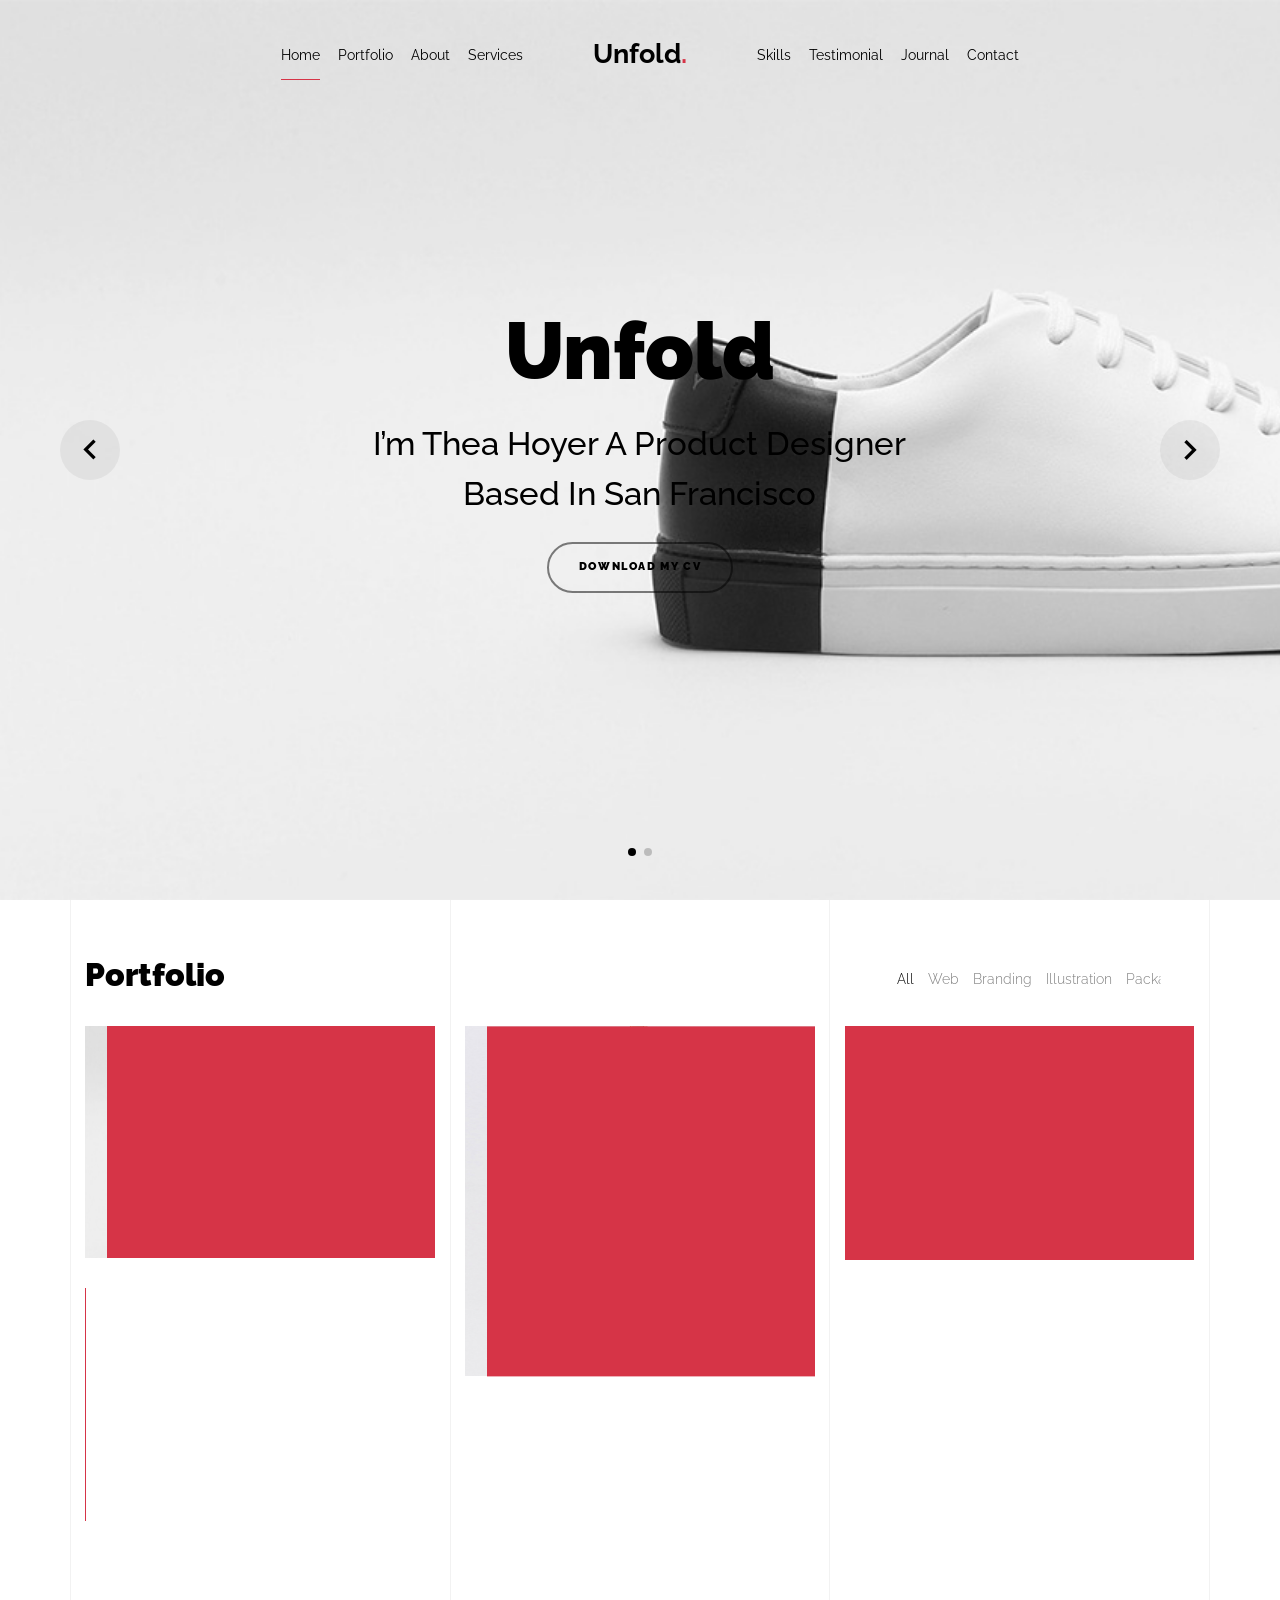
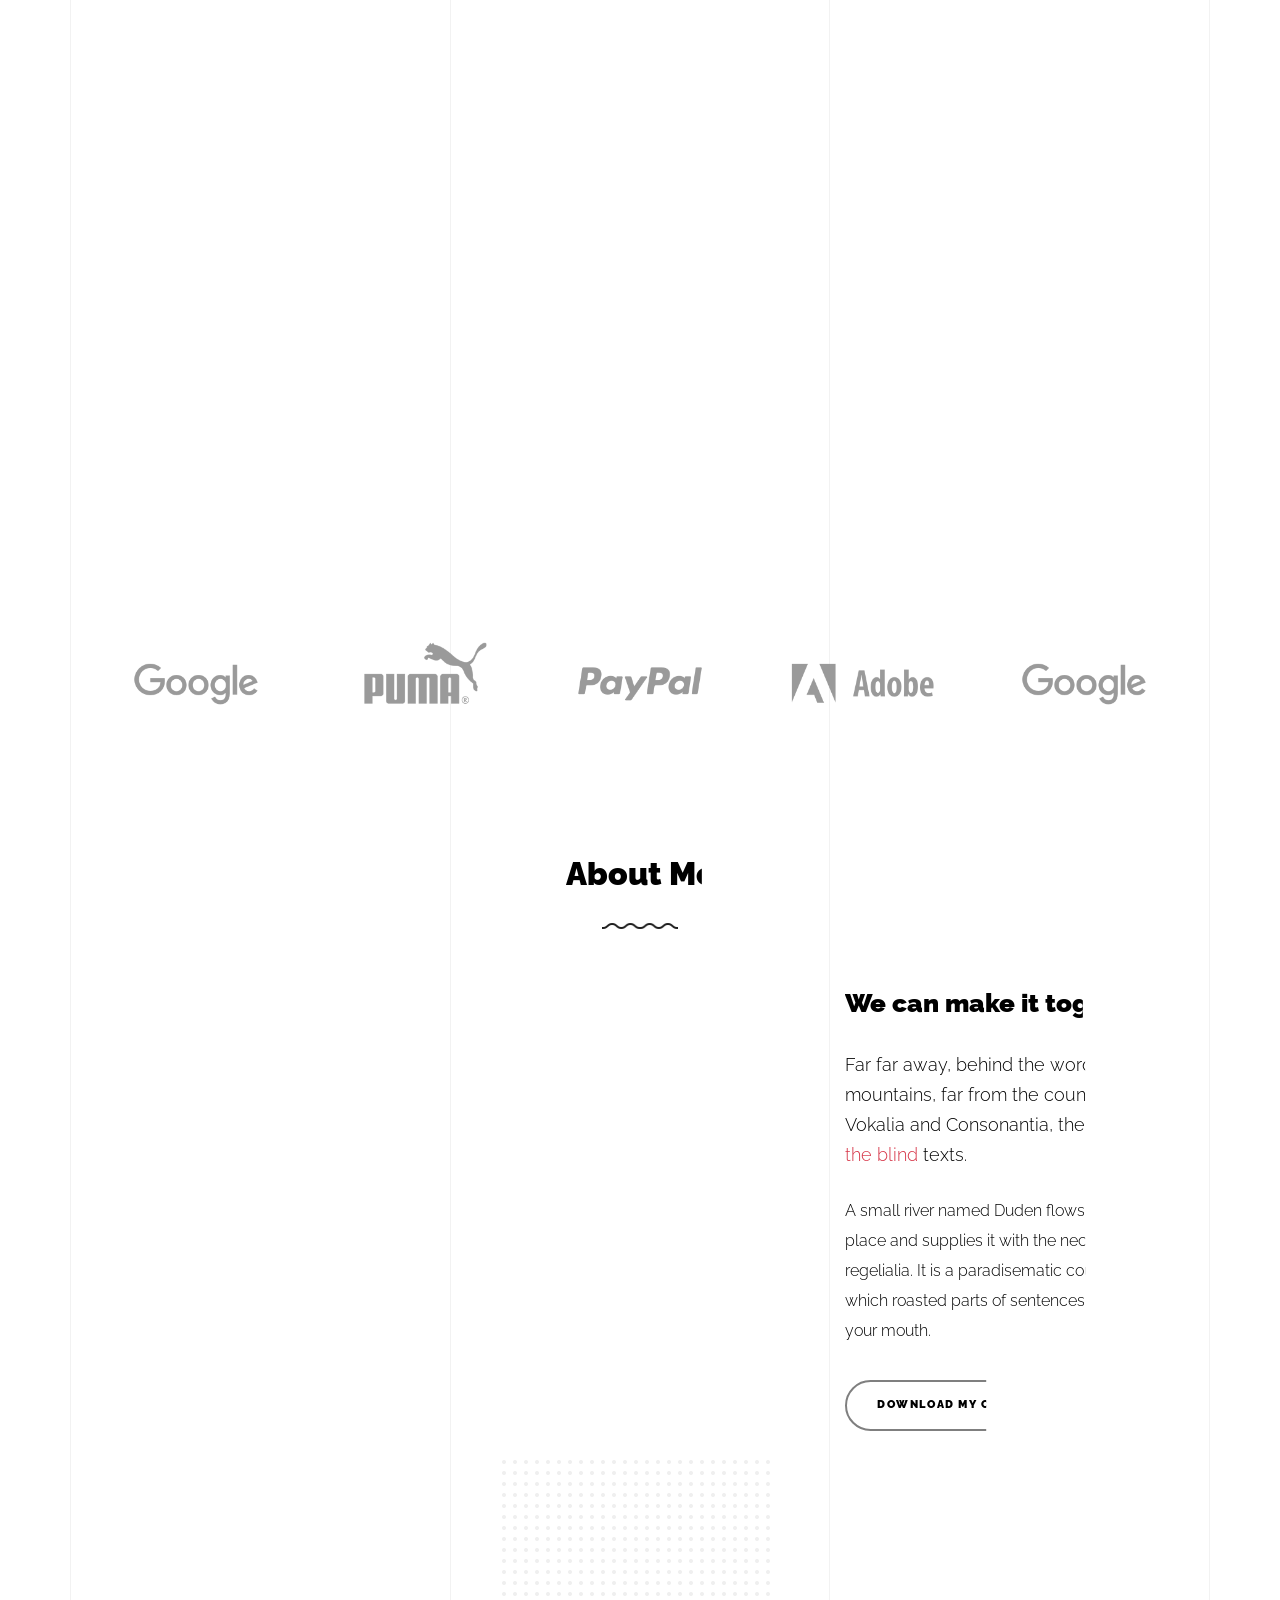
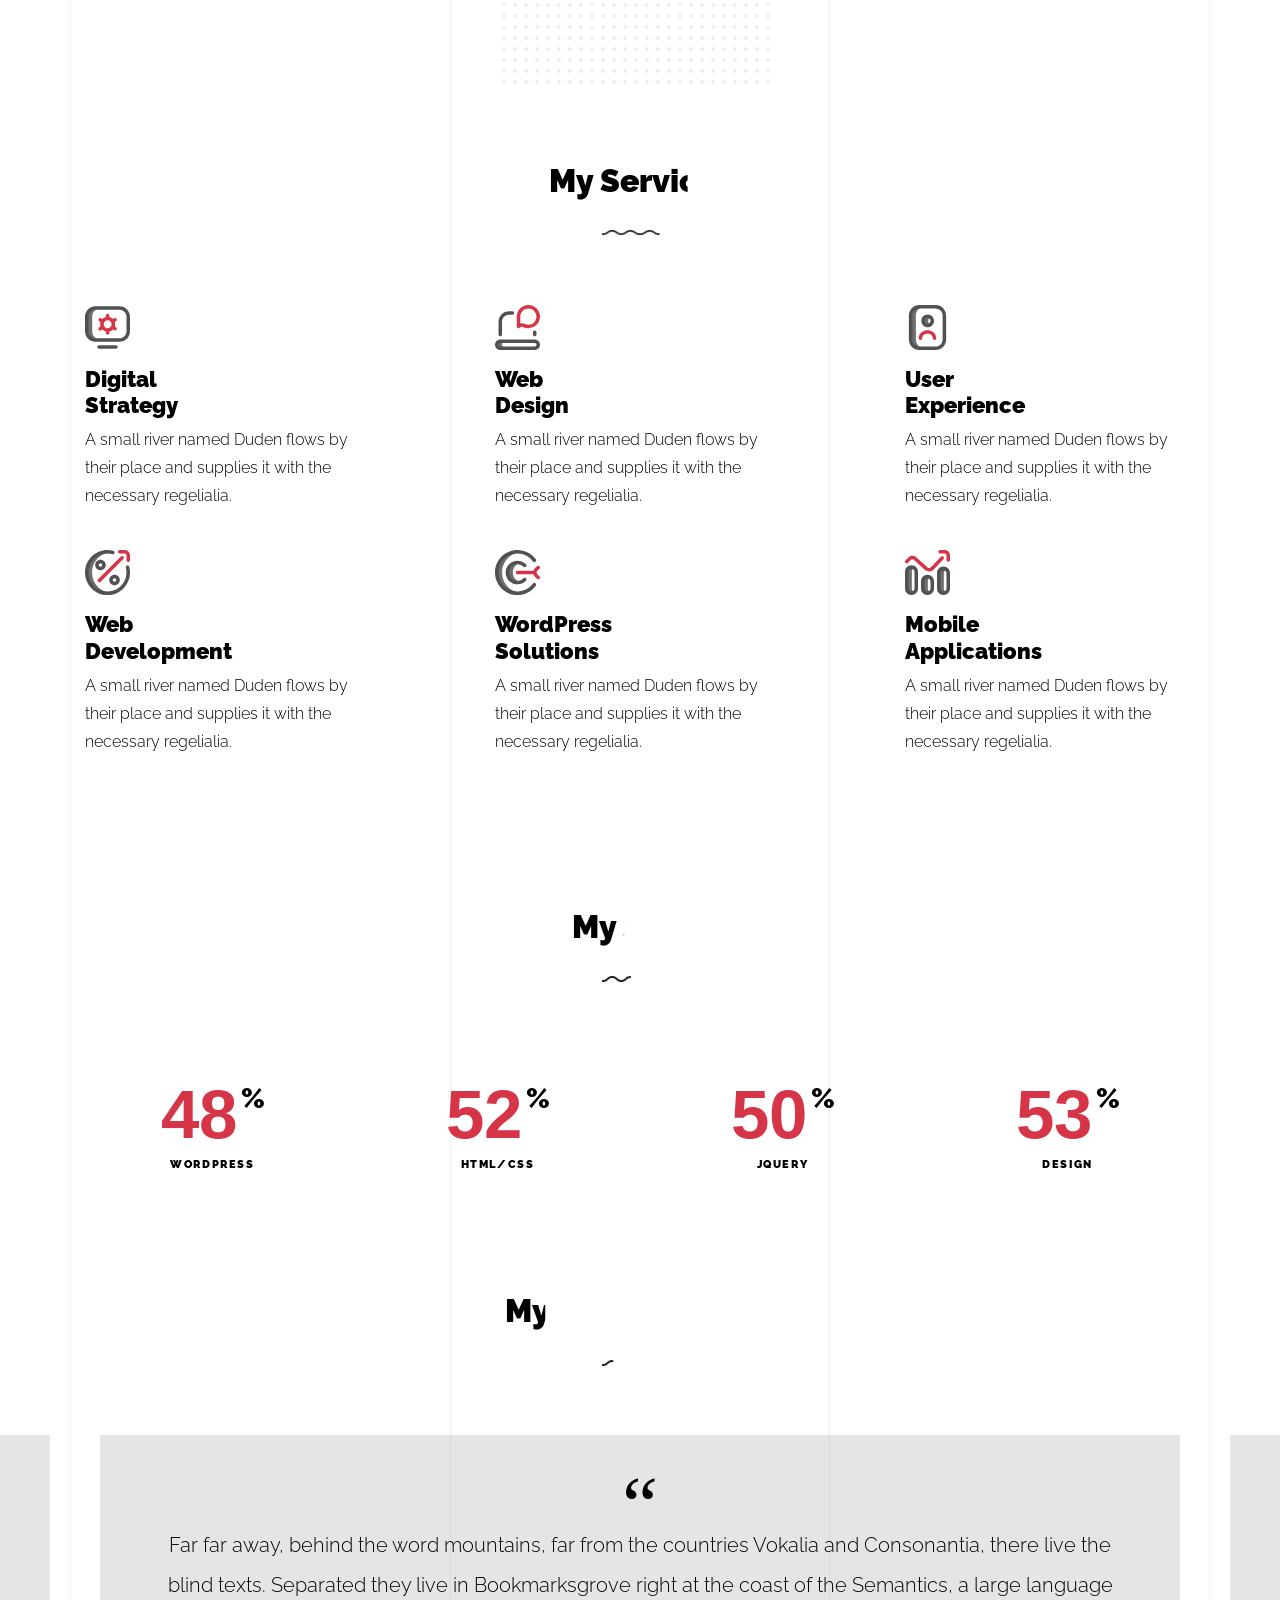
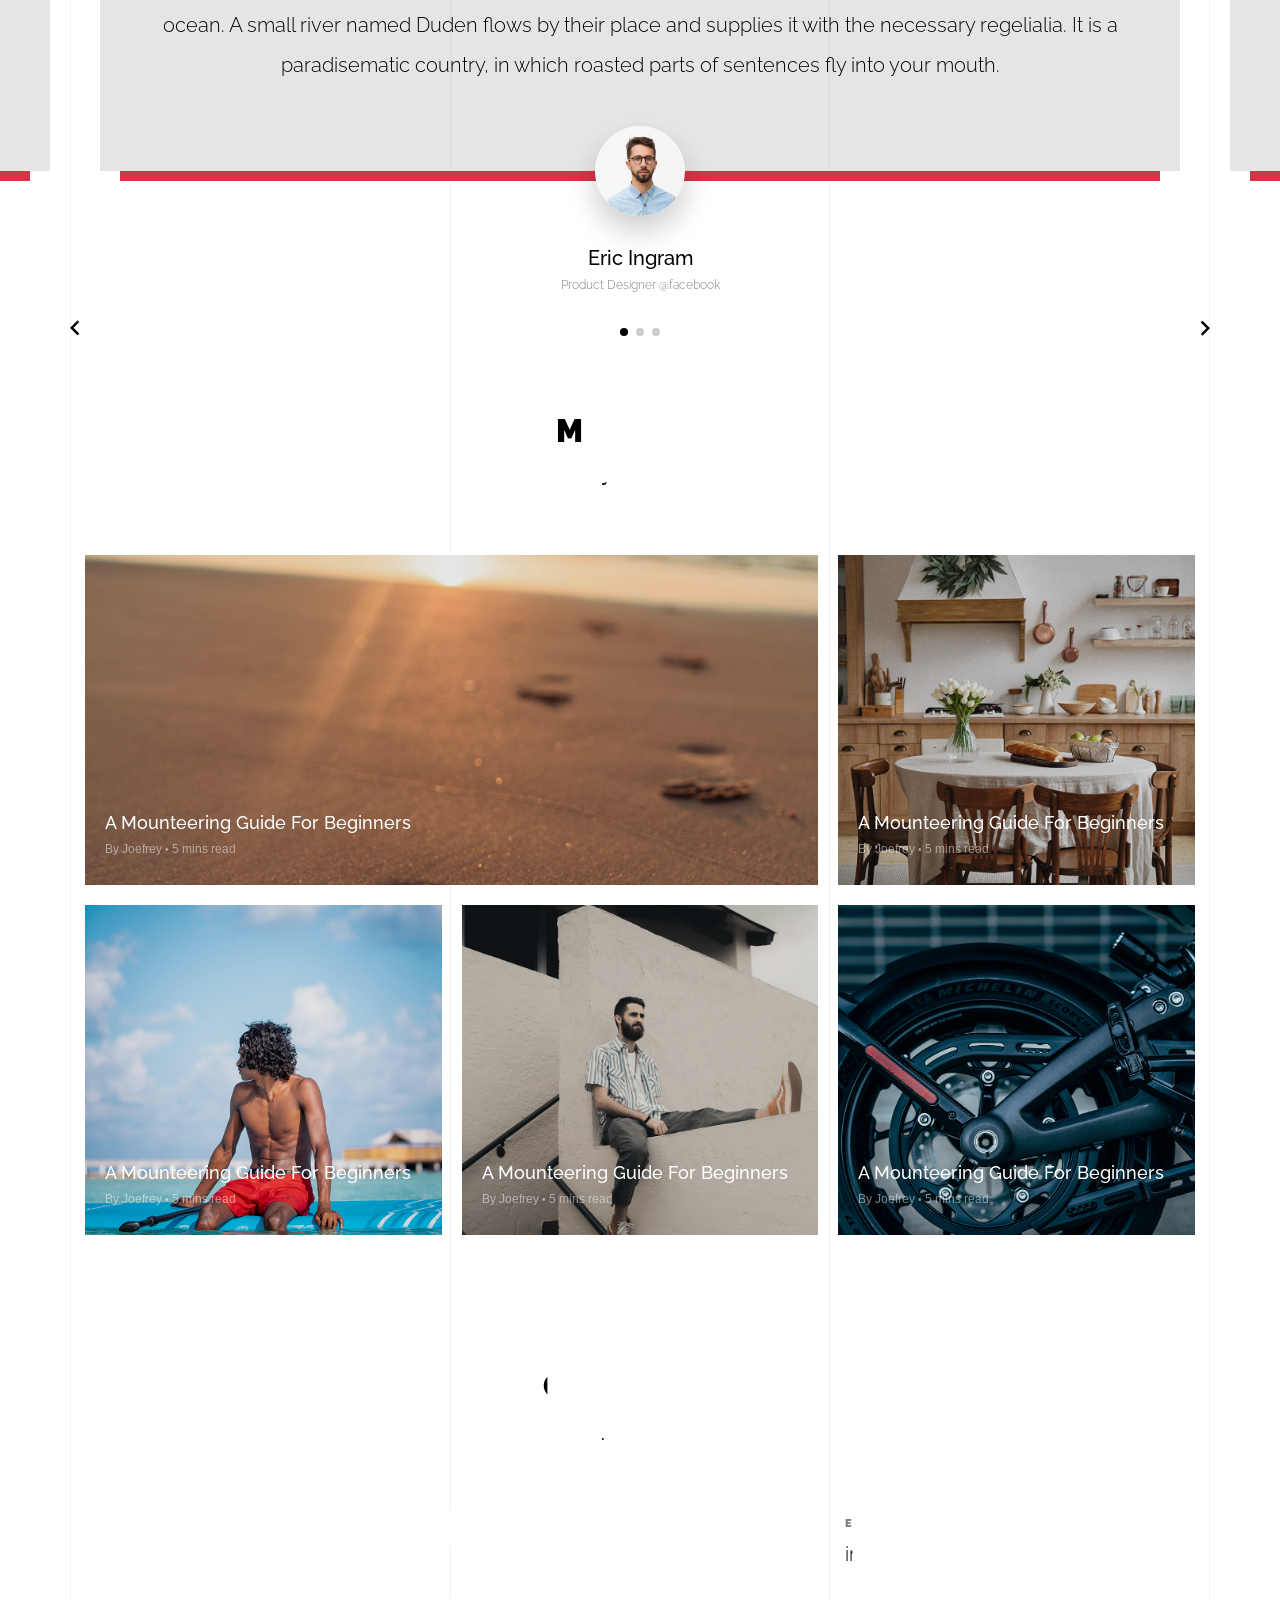
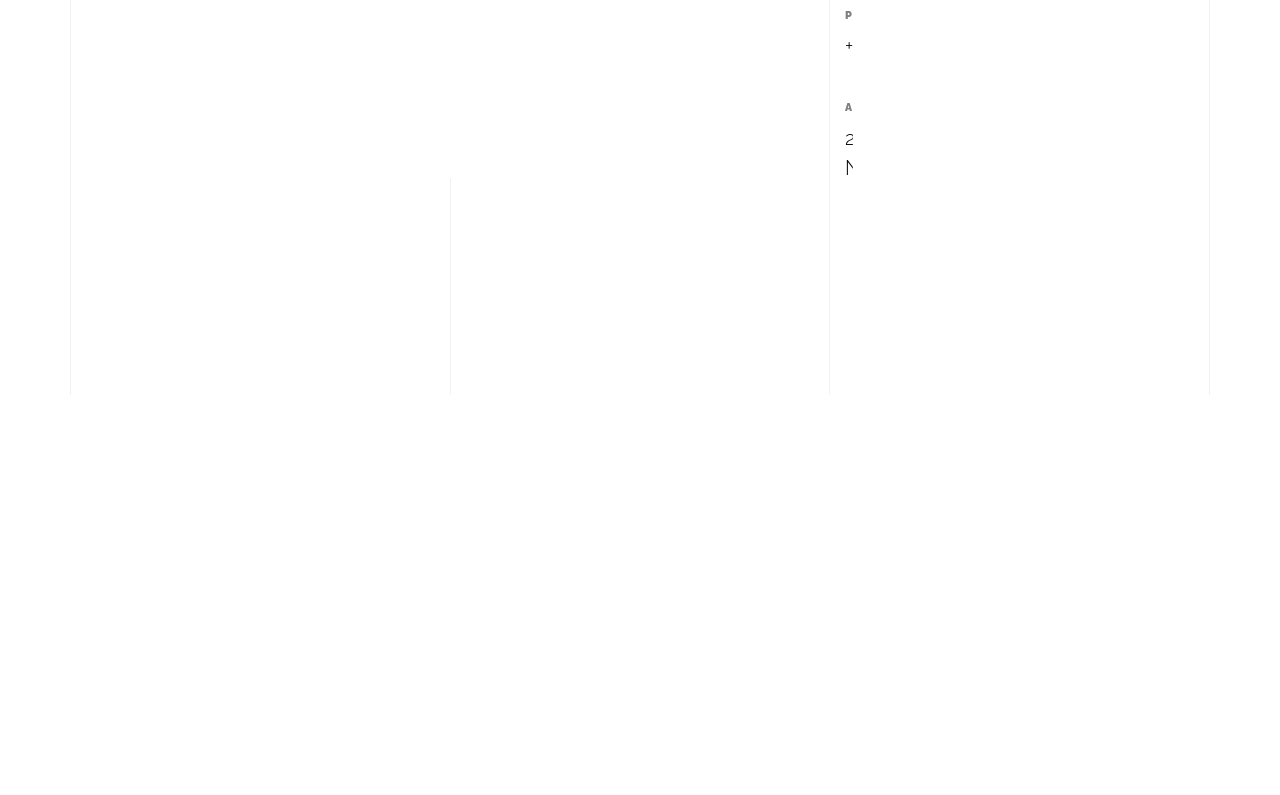
<file: light/index-hero-slider.html>
<!doctype html>
<html lang="en">
  <head>
    <title>Unfold &mdash; A onepage portfolio HTML template by Unslate.co</title>
    <meta charset="utf-8">
    <meta name="viewport" content="width=device-width, initial-scale=1, shrink-to-fit=no">

    <meta name="description" content="A onepage portfolio HTML template by Unslate.co">
    <meta name="keywords" content="html, css, javascript, jquery">
    <meta name="author" content="Unslate.co">

    <link rel="stylesheet" href="css/vendor/icomoon/style.css">
    <link rel="stylesheet" href="css/vendor/owl.carousel.min.css">
    <link rel="stylesheet" href="css/vendor/aos.css">
    <link rel="stylesheet" href="css/vendor/animate.min.css">
    <link rel="stylesheet" href="css/vendor/bootstrap.min.css">
    <link rel="stylesheet" href="css/vendor/jquery.fancybox.min.css">
    

    <!-- Theme Style -->
    <link rel="stylesheet" href="css/style.css">

  </head>
  <body data-spy="scroll" data-target=".site-nav-target" data-offset="200">

    <nav class="unslate_co--site-mobile-menu">
      <div class="close-wrap d-flex">
        <a href="#" class="d-flex ml-auto js-menu-toggle">
          <span class="close-label">Close</span>
          <div class="close-times">
            <span class="bar1"></span>
            <span class="bar2"></span>
          </div>
        </a>
      </div>
      <div class="site-mobile-inner"></div>
    </nav>


    <div class="unslate_co--site-wrap">

      <div class="unslate_co--site-inner">

        <div class="lines-wrap">
          <div class="lines-inner">
            <div class="lines"></div>
          </div>
        </div>
        <!-- END lines -->
      
      <nav class="unslate_co--site-nav dark site-nav-target">

        <div class="container">
        
          <div class="row align-items-center justify-content-between text-left">
            <div class="col-md-5 text-right">
              <ul class="site-nav-ul js-clone-nav text-left d-none d-lg-inline-block">
                <li class="has-children">
                  <a href="#home-section" class="nav-link">Home</a>
                  <ul class="dropdown">
                    <li>
                      <a href="index.html">Hero Image BG</a>
                    </li>
                    <li>
                      <a href="index-video.html">Video BG</a>
                    </li>
                    <li>
                      <a href="index-hero-slider.html">Hero Slider</a>
                    </li>
                    <li>
                      <a href="index-sidebar-menu.html">Sidebar Menu</a>
                    </li>
                    <li>
                      <a href="index-right-menu.html">Right Menu</a>
                    </li>
                  </ul>
                </li>
                <li><a href="#portfolio-section" class="nav-link">Portfolio</a></li>
                <li><a href="#about-section" class="nav-link">About</a></li>
                <li><a href="#services-section" class="nav-link">Services</a></li>
              </ul>
            </div>
            <div class="site-logo pos-absolute">
              <a href="index-hero-slider.html" class="unslate_co--site-logo">Unfold<span>.</span></a>
            </div>
            <div class="col-md-5 text-right text-lg-left">
              <ul class="site-nav-ul js-clone-nav text-left d-none d-lg-inline-block">
                <li><a href="#skills-section" class="nav-link">Skills</a></li>
                <li><a href="#testimonial-section" class="nav-link">Testimonial</a></li>
                <li><a href="#journal-section" class="nav-link">Journal</a></li>
                <li><a href="#contact-section" class="nav-link">Contact</a></li>
              </ul>

              <ul class="site-nav-ul-none-onepage text-right d-inline-block d-lg-none">
                <li><a href="#" class="js-menu-toggle">Menu</a></li>
              </ul>

            </div>
          </div>
        </div>

      </nav>
      <!-- END nav -->
      
      <div class="hero-slider-wrap">
        
        <div class="owl-carousel single-slider mb-0">
          
          <div class="cover-v1 jarallax" style="background-image: url('images/work_1_md.jpg');" id="home-section">
            <div class="container">
              <div class="row align-items-center">
                  
                <div class="col-md-7 mx-auto text-center">
                  <h1 class="heading gsap-reveal-hero">Unfold</h1>
                  <h2 class="subheading mb-4 gsap-reveal-hero">I’m Thea Hoyer A Product Designer Based In San Francisco</h2>
                  <p class="gsap-reveal-hero"><a href="#" class="btn btn-outline-pill btn-bg-white--hover btn-custom-light">Download my CV</a></p>
                </div>

              </div>
            </div>

          </div>
          <!-- END .cover-v1 -->


          <div class="cover-v1 jarallax" style="background-image: url('images/work_2_b_full.jpg');">
            <div class="container">
              <div class="row align-items-center">
                  
                <div class="col-md-12 mx-auto text-center">
                  <h1 class="heading gsap-reveal-hero">One Page Portfolio</h1>
                </div>

              </div>
            </div>

          </div>
          <!-- END .cover-v1 -->

        </div>
        <!-- END owl-carousel -->
        
      </div>

      <div class="unslate_co--section" id="portfolio-section">
        <div class="container">
          
          
          <div class="relative"><div class="loader-portfolio-wrap"><div class="loader-portfolio dark"></div></div> </div>
          <div id="portfolio-single-holder"></div>

          <div class="portfolio-wrapper">

            <div class="d-flex align-items-center mb-4 gsap-reveal gsap-reveal-filter">
              <h2 class="mr-auto heading-h2">Portfolio</h2>
              
              <a href="#" class="text-black js-filter d-inline-block d-lg-none">Filter</a>
              
              <div class="filter-wrap">
                <div class="filter ml-auto" id="filters">
                  <a href="#" class="active" data-filter="*">All</a>
                  <a href="#" data-filter=".web">Web</a>
                  <a href="#" data-filter=".branding">Branding</a>
                  <a href="#" data-filter=".illustration">Illustration</a>
                  <a href="#" data-filter=".packaging">Packaging</a>
                </div>
              </div>
            </div>


            
            <div id="posts" class="row gutter-isotope-item">
              <div class="item web branding col-sm-6 col-md-6 col-lg-4 isotope-mb-2">
                <a href="portfolio-single-1.html" class="portfolio-item ajax-load-page isotope-item gsap-reveal-img" data-id="1">
                    <div class="overlay">
                      <span class="wrap-icon icon-link2"></span>
                      <div class="portfolio-item-content">
                        <h3>Shoe Rebranding</h3>
                        <p>web, branding</p>
                      </div>
                    </div>
                    <img src="images/work_1_md.jpg" class="lazyload  img-fluid" alt="Images" />
                  </a>
              </div>
              <div class="item branding packaging illustration col-sm-6 col-md-6 col-lg-4 isotope-mb-2 ">
                <a href="portfolio-single-3.html" class="portfolio-item ajax-load-page item-portrait isotope-item gsap-reveal-img" data-id="3">
                    <div class="overlay">
                      <span class="wrap-icon icon-link2"></span>
                      <div class="portfolio-item-content">
                        <h3>Reworking</h3>
                        <p>branding, packaging, illustration</p>
                      </div>
                    </div>
                    <img src="images/work_2_md.jpg" class="lazyload  img-fluid" alt="Images" />
                  </a>
              </div>

              <div class="item branding packaging col-sm-6 col-md-6 col-lg-4 isotope-mb-2">
                <a href="portfolio-single-4.html" class="portfolio-item isotope-item ajax-load-page gsap-reveal-img" data-id="4">
                    <div class="overlay">
                      <span class="wrap-icon icon-link2"></span>
                      <div class="portfolio-item-content">
                        <h3>Modern Building</h3>
                        <p>branding, packaging</p>
                      </div>
                    </div>
                    <img src="images/work_3_md.jpg" class="lazyload  img-fluid" alt="Images" />
                  </a>
              </div>

              <div class="item web packaging col-sm-6 col-md-6 col-lg-4 isotope-mb-2">

                <a href="images/work_4_full.jpg" class="portfolio-item isotope-item gsap-reveal-img" data-fancybox="gallery" data-caption="Watch">
                    <div class="overlay">
                      <span class="wrap-icon icon-photo2"></span>
                      <div class="portfolio-item-content">
                        <h3>Watch</h3>
                        <p>web, packaging</p>
                      </div>
                    </div>
                    <img src="images/work_4_full.jpg" class="lazyload  img-fluid" alt="Images" />
                  </a>

              </div>

              <div class="item illustration packaging col-sm-6 col-md-6 col-lg-4 isotope-mb-2">
                <a href="images/work_5_md.jpg" class="portfolio-item isotope-item gsap-reveal-img" data-fancybox="gallery" data-caption="Shoe Rebranding">
                    <div class="overlay">
                      <span class="wrap-icon icon-photo2"></span>
                      <div class="portfolio-item-content">
                        <h3>Shoe Rebranding</h3>
                        <p>illustration, packaging</p>
                      </div>
                    </div>
                    <img src="images/work_5_md.jpg" class="lazyload  img-fluid" alt="Images" />
                  </a>
              </div>

              <div class="item web branding col-sm-6 col-md-6 col-lg-4 isotope-mb-2">
                <a href="portfolio-single-2.html" class="portfolio-item ajax-load-page item-portrait isotope-item gsap-reveal-img" data-id="2">
                    <div class="overlay">
                      <span class="wrap-icon icon-link2"></span>
                      <div class="portfolio-item-content">
                        <h3>Reshape</h3>
                        <p>web, branding</p>
                      </div>
                    </div>
                    <img src="images/work_6_md.jpg" class="lazyload  img-fluid" alt="Images" />
                  </a>
              </div>

              <div class="item branding packaging col-sm-6 col-md-6 col-lg-4 isotope-mb-2">
                <a href="images/work_7_a_md.jpg" class="portfolio-item item-portrait isotope-item gsap-reveal-img" data-fancybox="gallery" data-caption="Modern Building">
                    <div class="overlay">
                      <span class="wrap-icon icon-photo2"></span>
                      <div class="portfolio-item-content">
                        <h3>Modern Building</h3>
                        <p>branding, packaging</p>
                      </div>
                    </div>
                    <img src="images/work_7_a_md.jpg" class="lazyload  img-fluid" alt="Images" />
                  </a>
              </div>

              <div class="item web branding col-sm-6 col-md-6 col-lg-4 isotope-mb-2">
                <a href="https://www.youtube.com/watch?v=mwtbEGNABWU" class="portfolio-item isotope-item gsap-reveal-img" data-fancybox="gallery" data-caption="Showreel 2019">
                    <div class="overlay">
                      <span class="wrap-icon icon-play_circle_filled"></span>
                      <div class="portfolio-item-content">
                        <h3>Showreel 2019</h3>
                        <p>web, branding</p>
                      </div>
                    </div>
                    <img src="images/work_8_md.jpg" class="lazyload  img-fluid" alt="Images" />
                  </a>
              </div>

              <div class="item web illustration col-sm-6 col-md-6 col-lg-4 isotope-mb-2">
                <a href="images/work_9_a_md.jpg" class="portfolio-item isotope-item gsap-reveal-img" data-fancybox="gallery" data-caption="Render Packaging">
                    <div class="overlay">
                      <span class="wrap-icon icon-photo2"></span>
                      <div class="portfolio-item-content">
                        <h3>Render Packaging</h3>
                        <p>web, illustration</p>
                      </div>
                    </div>
                    <img src="images/work_9_a_md.jpg" class="lazyload  img-fluid" alt="Images" />
                  </a>
              </div>

            </div>
            
          </div>


        </div>
      </div>

      <div class="unslate_co--section">
        <div class="container">
          <div class="owl-carousel logo-slider">
            <div class="logo-v1 gsap-reveal">
              <img src="images/logo-google.png" alt="Image" class="img-fluid">
            </div>
            <div class="logo-v1 gsap-reveal">
              <img src="images/logo-puma.png" alt="Image" class="img-fluid">
            </div>
            <div class="logo-v1 gsap-reveal">
              <img src="images/logo-paypal.png" alt="Image" class="img-fluid">
            </div>
            <div class="logo-v1 gsap-reveal">
              <img src="images/logo-adobe.png" alt="Image" class="img-fluid">
            </div>
          </div>
        </div>
      </div>



      <div class="unslate_co--section" id="about-section">
        <div class="container">
          
          <div class="section-heading-wrap text-center mb-5">
            <h2 class="heading-h2 text-center divider"><span class="gsap-reveal">About Me</span></h2>
            <img src="images/divider.png" alt="divider" width="76">
          </div>
          

          <div class="row mt-5 justify-content-between">
            <div class="col-lg-7 mb-5 mb-lg-0" data-aos="fade-up">
              <figure class="dotted-bg gsap-reveal-img">
                <img src="images/about_me_pic.jpg" alt="Image" class="img-fluid">
              </figure>
            </div>
            <div class="col-lg-4 pr-lg-5">
              <h3 class="mb-4 heading-h3"><span class="gsap-reveal">We can make it together</span></h3>
              <p class="lead gsap-reveal">Far far away, behind the word mountains, far from the countries Vokalia and Consonantia, there <a href="#">live the blind</a> texts. </p>
              <p class="mb-4 gsap-reveal">A small river named Duden flows by their place and supplies it with the necessary regelialia. It is a paradisematic country, in which roasted parts of sentences fly into your mouth.</p>
              <p class="gsap-reveal"><a href="#" class="btn btn-outline-pill btn-custom-light">Download my CV</a></p>
            </div>
          </div>
        </div>
      </div>

      <div class="unslate_co--section" id="services-section">
        <div class="container">

          <div class="section-heading-wrap text-center mb-5">
            <h2 class="heading-h2 text-center divider"><span class="gsap-reveal">My Services</span></h2>
            <span class="gsap-reveal"><img src="images/divider.png" alt="divider" width="76"></span>
          </div>

          <div class="row gutter-v3">
            <div class="col-md-6 col-lg-4 mb-4">
              <div class="feature-v1" data-aos="fade-up" data-aos-delay="0">
                <div class="wrap-icon mb-3">
                  <img src="images/svg/001-options.svg" alt="Image" width="45">
                </div>
                <h3>Digital <br> Strategy</h3>
                <p>A small river named Duden flows by their place and supplies it with the necessary regelialia. </p>
              </div> 
            </div>
            <div class="col-md-6 col-lg-4 mb-4">
              <div class="feature-v1" data-aos="fade-up" data-aos-delay="100">
                <div class="wrap-icon mb-3">
                  <img src="images/svg/002-chat.svg" alt="Icon" width="45">
                </div>
                <h3>Web <br> Design</h3>
                <p>A small river named Duden flows by their place and supplies it with the necessary regelialia. </p>
              </div> 
            </div>
            <div class="col-md-6 col-lg-4 mb-4">
              <div class="feature-v1" data-aos="fade-up" data-aos-delay="200">
                <div class="wrap-icon mb-3">
                  <img src="images/svg/003-contact-book.svg" alt="Image" class="img-fluid" width="45">
                </div>
                <h3>User <br> Experience</h3>
                <p>A small river named Duden flows by their place and supplies it with the necessary regelialia. </p>
              </div> 
            </div>

            <div class="col-md-6 col-lg-4 mb-4">
              <div class="feature-v1" data-aos="fade-up" data-aos-delay="0">
                <div class="wrap-icon mb-3">
                  <img src="images/svg/004-percentage.svg" alt="Image" width="45">
                </div>
                <h3>Web <br> Development</h3>
                <p>A small river named Duden flows by their place and supplies it with the necessary regelialia. </p>
              </div> 
            </div>
            <div class="col-md-6 col-lg-4 mb-4">
              <div class="feature-v1" data-aos="fade-up" data-aos-delay="100">
                <div class="wrap-icon mb-3">
                  <img src="images/svg/006-goal.svg" alt="Image" width="45">
                </div>
                <h3>WordPress <br> Solutions</h3>
                <p>A small river named Duden flows by their place and supplies it with the necessary regelialia. </p>
              </div> 
            </div>
            <div class="col-md-6 col-lg-4 mb-4">
              <div class="feature-v1" data-aos="fade-up" data-aos-delay="200">
                <div class="wrap-icon mb-3">
                  <img src="images/svg/005-line-chart.svg" alt="Image" width="45">
                </div>
                <h3>Mobile <br> Applications</h3>
                <p>A small river named Duden flows by their place and supplies it with the necessary regelialia. </p>
              </div> 
            </div>

          </div>

        </div>
      </div>

      <div class="unslate_co--section section-counter" id="skills-section">
        <div class="container">
          <div class="section-heading-wrap text-center mb-5">
            <h2 class="heading-h2 text-center divider"><span class="gsap-reveal">My Skills</span></h2>
            <span class="gsap-reveal"><img src="images/divider.png" alt="divider" width="76"></span>
          </div>


          <div class="row pt-5">
            <div class="col-6 col-sm-6 mb-5 mb-lg-0 col-md-6 col-lg-3" data-aos="fade-up" data-aos-delay="0">
              <div class="counter-v1 text-center">
                <span class="number-wrap">
                  <span class="number number-counter" data-number="90">0</span>
                  <span class="append-text">%</span>
                </span>
                <span class="counter-label">WordPress</span>
              </div>
            </div>
            <div class="col-6 col-sm-6 mb-5 mb-lg-0 col-md-6 col-lg-3" data-aos="fade-up" data-aos-delay="100">
              <div class="counter-v1 text-center">
                <span class="number-wrap">
                  <span class="number number-counter" data-number="99">0</span>
                  <span class="append-text">%</span>
                </span>
                <span class="counter-label">HTML/CSS</span>
              </div>
            </div>
            <div class="col-6 col-sm-6 mb-5 mb-lg-0 col-md-6 col-lg-3" data-aos="fade-up" data-aos-delay="200">
              <div class="counter-v1 text-center">
                <span class="number-wrap">
                  <span class="number number-counter" data-number="95">0</span>
                  <span class="append-text">%</span>
                </span>
                <span class="counter-label">jQuery</span>
              </div>
            </div>
            <div class="col-6 col-sm-6 mb-5 mb-lg-0 col-md-6 col-lg-3" data-aos="fade-up" data-aos-delay="300">
              <div class="counter-v1 text-center">
                <span class="number-wrap">
                  <span class="number number-counter" data-number="100">0</span>
                  <span class="append-text">%</span>
                </span>
                <span class="counter-label">Design</span>
              </div>
            </div>
          </div>
        </div>
      </div>
      <!-- END .counter -->

      <div class="unslate_co--section" id="testimonial-section">
        <div class="container">
          <div class="section-heading-wrap text-center mb-5">
            <h2 class="heading-h2 text-center divider"><span class="gsap-reveal">My Happy Clients</span></h2>
            <span class="gsap-reveal"><img src="images/divider.png" alt="divider" width="76"></span>
          </div>
        </div>

        <div class="owl-carousel testimonial-slider">
          <div>
            <div class="testimonial-v1">
              <div class="testimonial-inner-bg">
                <span class="quote">&ldquo;</span>
                <blockquote>
                  Far far away, behind the word mountains, far from the countries Vokalia and Consonantia, there live the blind texts. Separated they live in Bookmarksgrove right at the coast of the Semantics, a large language ocean. A small river named Duden flows by their place and supplies it with the necessary regelialia. It is a paradisematic country, in which roasted parts of sentences fly into your mouth.
                </blockquote>
              </div>
              
              <div class="testimonial-author-info">
                <img src="images/person_man_1.jpg" alt="Image">
                <h3>Eric Ingram</h3>
                <span class="d-block position">Product Designer @facebook</span>
              </div>

            </div>
          </div>
          <div>
            <div class="testimonial-v1">
              <div class="testimonial-inner-bg">
                <span class="quote">&ldquo;</span>
                <blockquote>
                  Far far away, behind the word mountains, far from the countries Vokalia and Consonantia, there live the blind texts. Separated they live in Bookmarksgrove right at the coast of the Semantics, a large language ocean. A small river named Duden flows by their place and supplies it with the necessary regelialia. It is a paradisematic country, in which roasted parts of sentences fly into your mouth.
                </blockquote>
              </div>
              
              <div class="testimonial-author-info">
                <img src="images/person_man_2.jpg" alt="Image">
                <h3>Ryan Mullins</h3>
                <span class="d-block position">Product Designer @Shopify</span>
              </div>

            </div>
          </div>
          <div>
            <div class="testimonial-v1">
              <div class="testimonial-inner-bg">
                <span class="quote">&ldquo;</span>
                <blockquote>
                  Far far away, behind the word mountains, far from the countries Vokalia and Consonantia, there live the blind texts. Separated they live in Bookmarksgrove right at the coast of the Semantics, a large language ocean. A small river named Duden flows by their place and supplies it with the necessary regelialia. It is a paradisematic country, in which roasted parts of sentences fly into your mouth.
                </blockquote>
              </div>
              
              <div class="testimonial-author-info">
                <img src="images/person_woman_1.jpg" alt="Image">
                <h3>Erica Miller</h3>
                <span class="d-block position">Product Designer @Twitter</span>
              </div>

            </div>
          </div>
        </div>

      </div>
      <!-- END testimonial -->

      <div class="unslate_co--section" id="journal-section">
        <div class="container">
          <div class="section-heading-wrap text-center mb-5">
            <h2 class="heading-h2 text-center divider"><span class="gsap-reveal">My Journal</span></h2>
            <span class="gsap-reveal"><img src="images/divider.png" alt="divider" width="76"></span>
          </div>

          
          <div class="row gutter-v4 align-items-stretch">
            <div class="col-sm-6 col-md-6 col-lg-8 blog-post-entry" data-aos="fade-up" data-aos-delay="0">

              <a href="blog-single.html" class="grid-item blog-item w-100 h-100">
                <div class="overlay">
                  <div class="portfolio-item-content">
                    <h3>A Mounteering Guide For Beginners</h3>
                    <p class="post-meta">By Joefrey <span class="small">&bullet;</span> 5 mins read</p>
                  </div>
                </div>
                <img src="images/post_1.jpg" class="lazyload" alt="Image" />
              </a>


            </div>
            <div class="col-sm-6 col-md-6 col-lg-4 blog-post-entry" data-aos="fade-up" data-aos-delay="100">
              <a href="blog-single.html" class="grid-item blog-item w-100 h-100">
                <div class="overlay">
                  <div class="portfolio-item-content">
                    <h3>A Mounteering Guide For Beginners</h3>
                    <p class="post-meta">By Joefrey <span class="small">&bullet;</span> 5 mins read</p>
                  </div>
                </div>
                <img src="images/post_2.jpg" class="lazyload" alt="Image" />
              </a>
            </div>


            <div class="col-sm-6 col-md-6 col-lg-4 blog-post-entry" data-aos="fade-up" data-aos-delay="0">

              <a href="blog-single.html" class="grid-item blog-item w-100 h-100">
                <div class="overlay">
                  <div class="portfolio-item-content">
                    <h3>A Mounteering Guide For Beginners</h3>
                    <p class="post-meta">By Joefrey <span class="small">&bullet;</span> 5 mins read</p>
                  </div>
                </div>
                <img src="images/post_3.jpg" class="lazyload" alt="Image" />
              </a>


            </div>
            <div class="col-sm-6 col-md-6 col-lg-4 blog-post-entry" data-aos="fade-up" data-aos-delay="100">
              <a href="blog-single.html" class="grid-item blog-item w-100 h-100">
                <div class="overlay">
                  <div class="portfolio-item-content">
                    <h3>A Mounteering Guide For Beginners</h3>
                    <p class="post-meta">By Joefrey <span class="small">&bullet;</span> 5 mins read</p>
                  </div>
                </div>
                <img src="images/post_4.jpg" class="lazyload" alt="Image" />
              </a>
            </div>

            <div class="col-sm-6 col-md-6 col-lg-4 blog-post-entry" data-aos="fade-up" data-aos-delay="200">
              <a href="blog-single.html" class="grid-item blog-item w-100 h-100">
                <div class="overlay">
                  <div class="portfolio-item-content">
                    <h3>A Mounteering Guide For Beginners</h3>
                    <p class="post-meta">By Joefrey <span class="small">&bullet;</span> 5 mins read</p>
                  </div>
                </div>
                <img src="images/post_5.jpg" class="lazyload" alt="Image" />
              </a>
            </div>


          </div>

        </div>
      </div>
      <!-- END blog posts -->


      <div class="unslate_co--section" id="contact-section">
        <div class="container">
          <div class="section-heading-wrap text-center mb-5">
            <h2 class="heading-h2 text-center divider"><span class="gsap-reveal">Get In Touch</span></h2>
            <span class="gsap-reveal"><img src="images/divider.png" alt="divider" width="76"></span>
          </div>


          <div class="row justify-content-between">
            
            <div class="col-md-6">
              <form method="post" class="form-outline-style-v1" id="contactForm">
                <div class="form-group row mb-0">

                  <div class="col-lg-6 form-group gsap-reveal">
                    <label for="name">Name</label>
                    <input name="name" type="text" class="form-control" id="name">
                  </div>
                  <div class="col-lg-6 form-group gsap-reveal">
                    <label for="email">Email</label>
                    <input name="email" type="email" class="form-control" id="email">
                  </div>
                  <div class="col-lg-12 form-group gsap-reveal">
                    <label for="message">Write your message...</label>
                    <textarea name="message" id="message" cols="30" rows="7" class="form-control"></textarea>
                  </div>
                </div>
                <div class="form-group row gsap-reveal">
                    <div class="col-md-12 d-flex align-items-center">
                      <input type="submit" class="btn btn-outline-pill btn-custom-light mr-3" value="Send Message">
                      <span class="submitting"></span>
                    </div>
                  </div>
              </form>
              <div id="form-message-warning" class="mt-4"></div> 
              <div id="form-message-success">
                Your message was sent, thank you!
              </div>

            </div>

            <div class="col-md-4">
              <div class="contact-info-v1">
                <div class="gsap-reveal d-block">
                  <span class="d-block contact-info-label">Email</span>
                  <a href="#" class="contact-info-val">info@unslate.co</a>
                </div>
                <div class="gsap-reveal d-block">
                  <span class="d-block contact-info-label">Phone</span>
                  <a href="#" class="contact-info-val">+12 345 6789 012</a>
                </div>
                <div class="gsap-reveal d-block">
                  <span class="d-block contact-info-label">Address</span>
                  <address class="contact-info-val">273 South Riverview Rd. <br> New York, NY 10011</address>
                </div>
              </div>
            </div>

          </div>
        </div>
      </div>
      </div> 

      <footer class="unslate_co--footer unslate_co--section">
        <div class="container">
          <div class="row justify-content-center">
            <div class="col-md-7">
              
              <div class="footer-site-logo"><a href="#">Unfold<span>.</span></a></div>

              <ul class="footer-site-social">
                <li><a href="#">Facebook</a></li>
                <li><a href="#">Twitter</a></li>
                <li><a href="#">Instagram</a></li>
                <li><a href="#">Dribbble</a></li>
                <li><a href="#">Behance</a></li>
              </ul>

              <p class="site-copyright">
                <small>&copy; 2020 <a href="#">Unfold</a>. All Rights Reserved. Design with <span class="icon-heart text-danger"></span> by <a href="#">Unslate.co</a>.</small>
              </p>

            </div>
          </div>
        </div>
      </footer>

      
    </div>

    <!-- Loader -->
    <div id="unslate_co--overlayer"></div>
    <div class="site-loader-wrap">
      <div class="site-loader dark"></div>
    </div>

    <script src="js/scripts-dist.js"></script>
    <script src="js/main.js"></script>

    <!-- Global site tag (gtag.js) - Google Analytics -->
<script async src="https://www.googletagmanager.com/gtag/js?id=UA-157808202-1"></script>
<script>
  window.dataLayer = window.dataLayer || [];
  function gtag(){dataLayer.push(arguments);}
  gtag('js', new Date());

  gtag('config', 'UA-157808202-1');
</script>

  </body>
</html>
</file>
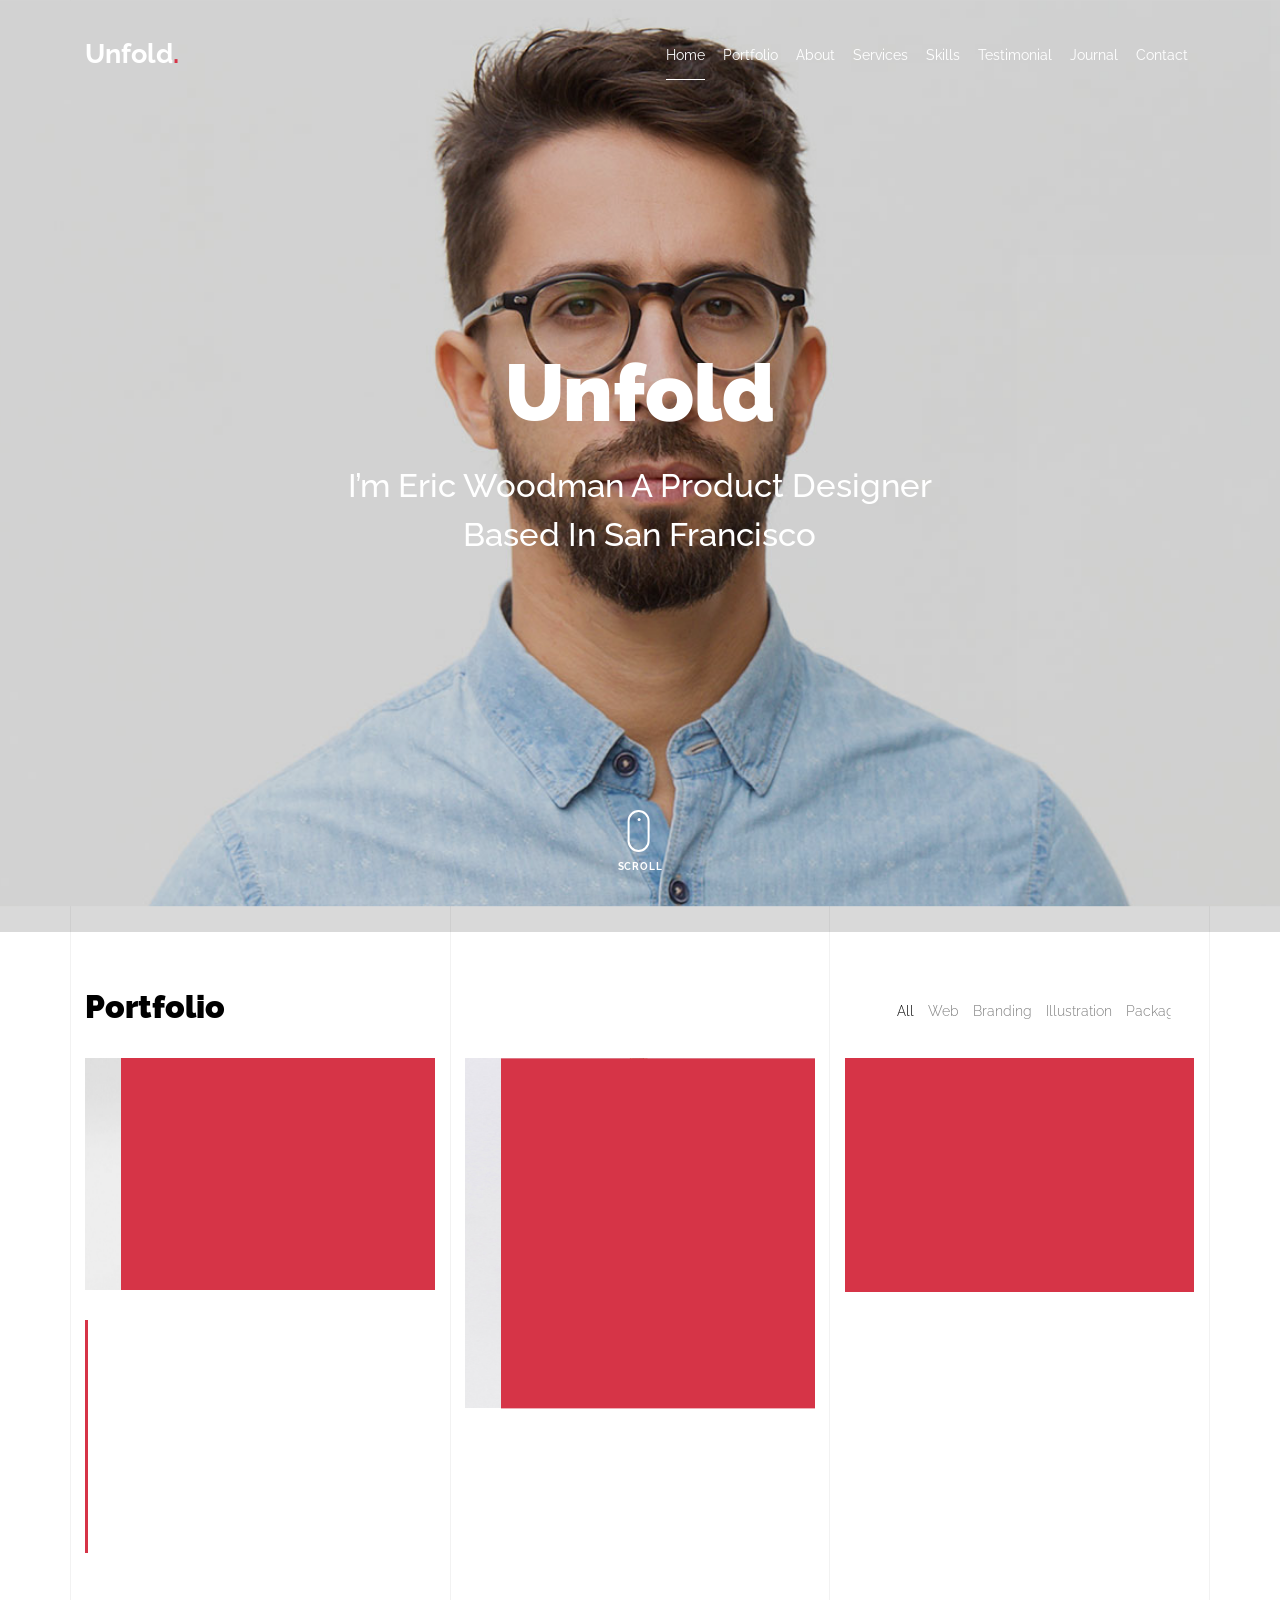
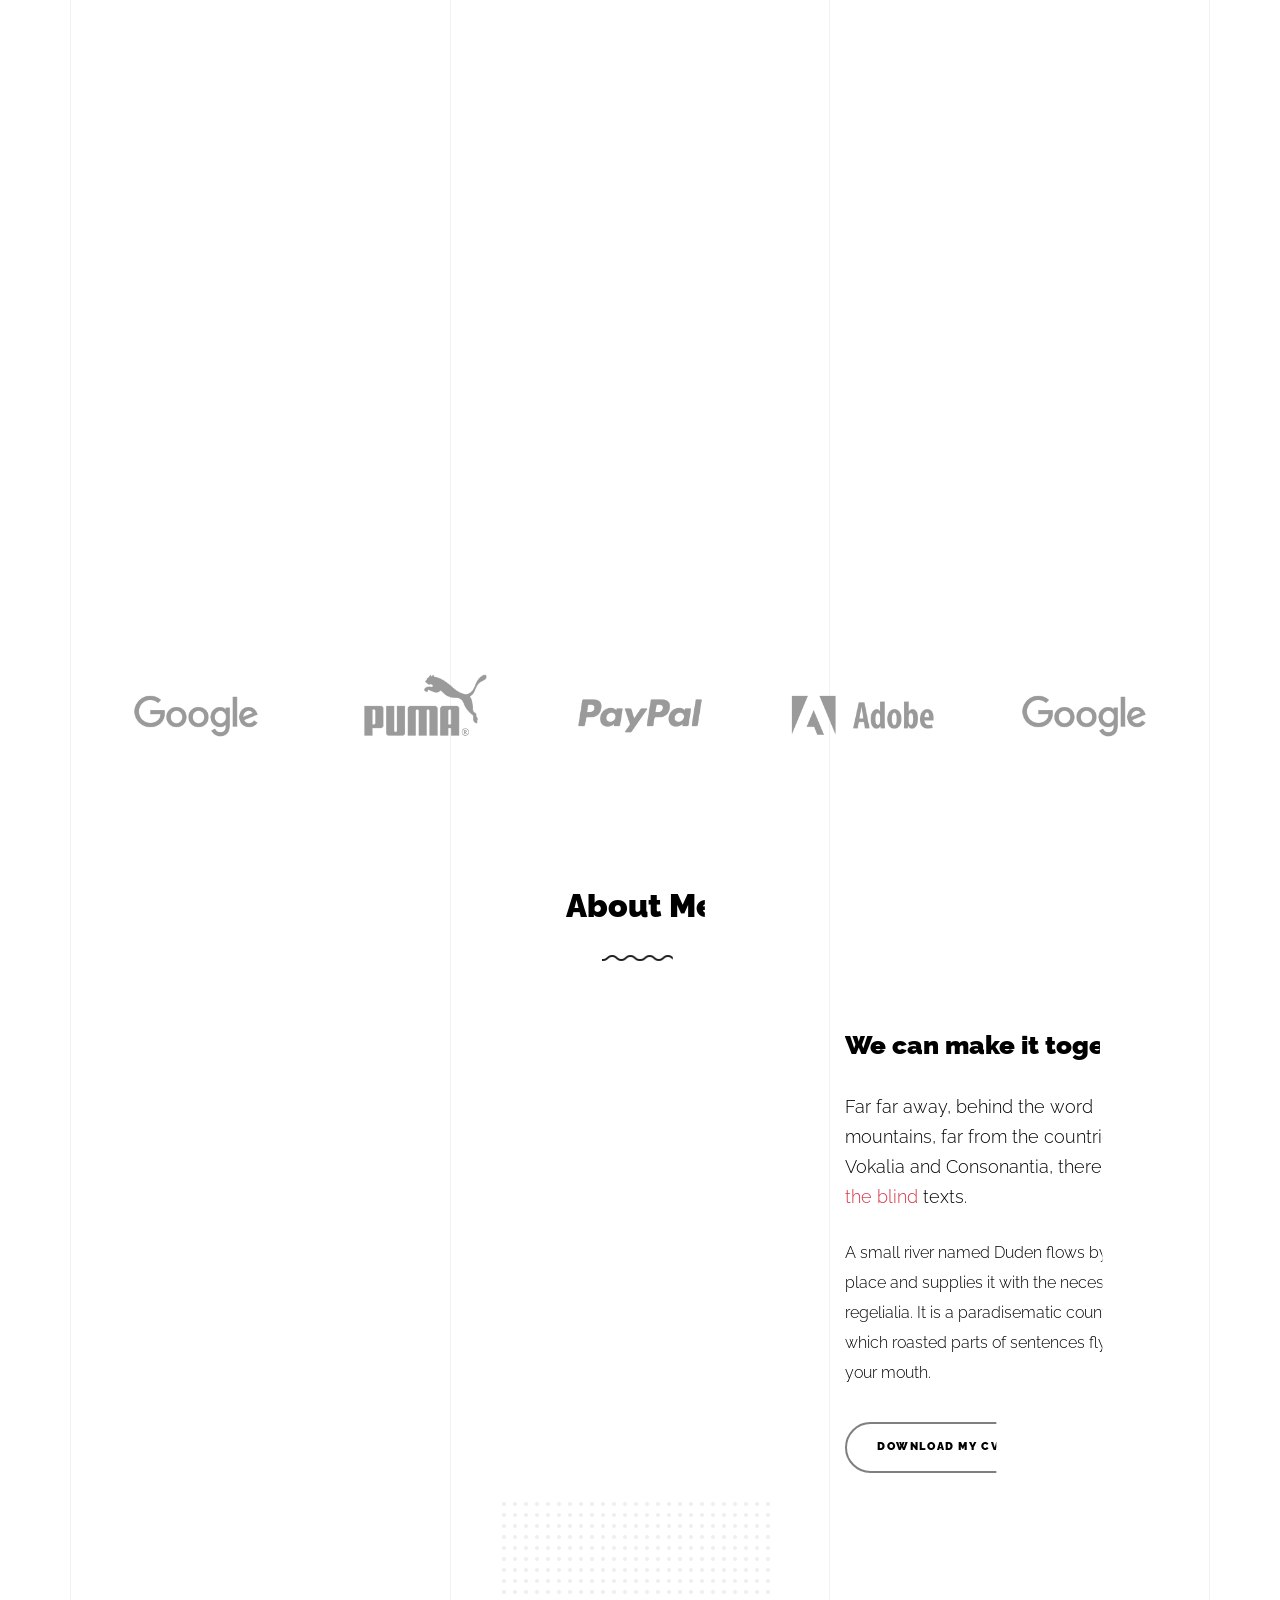
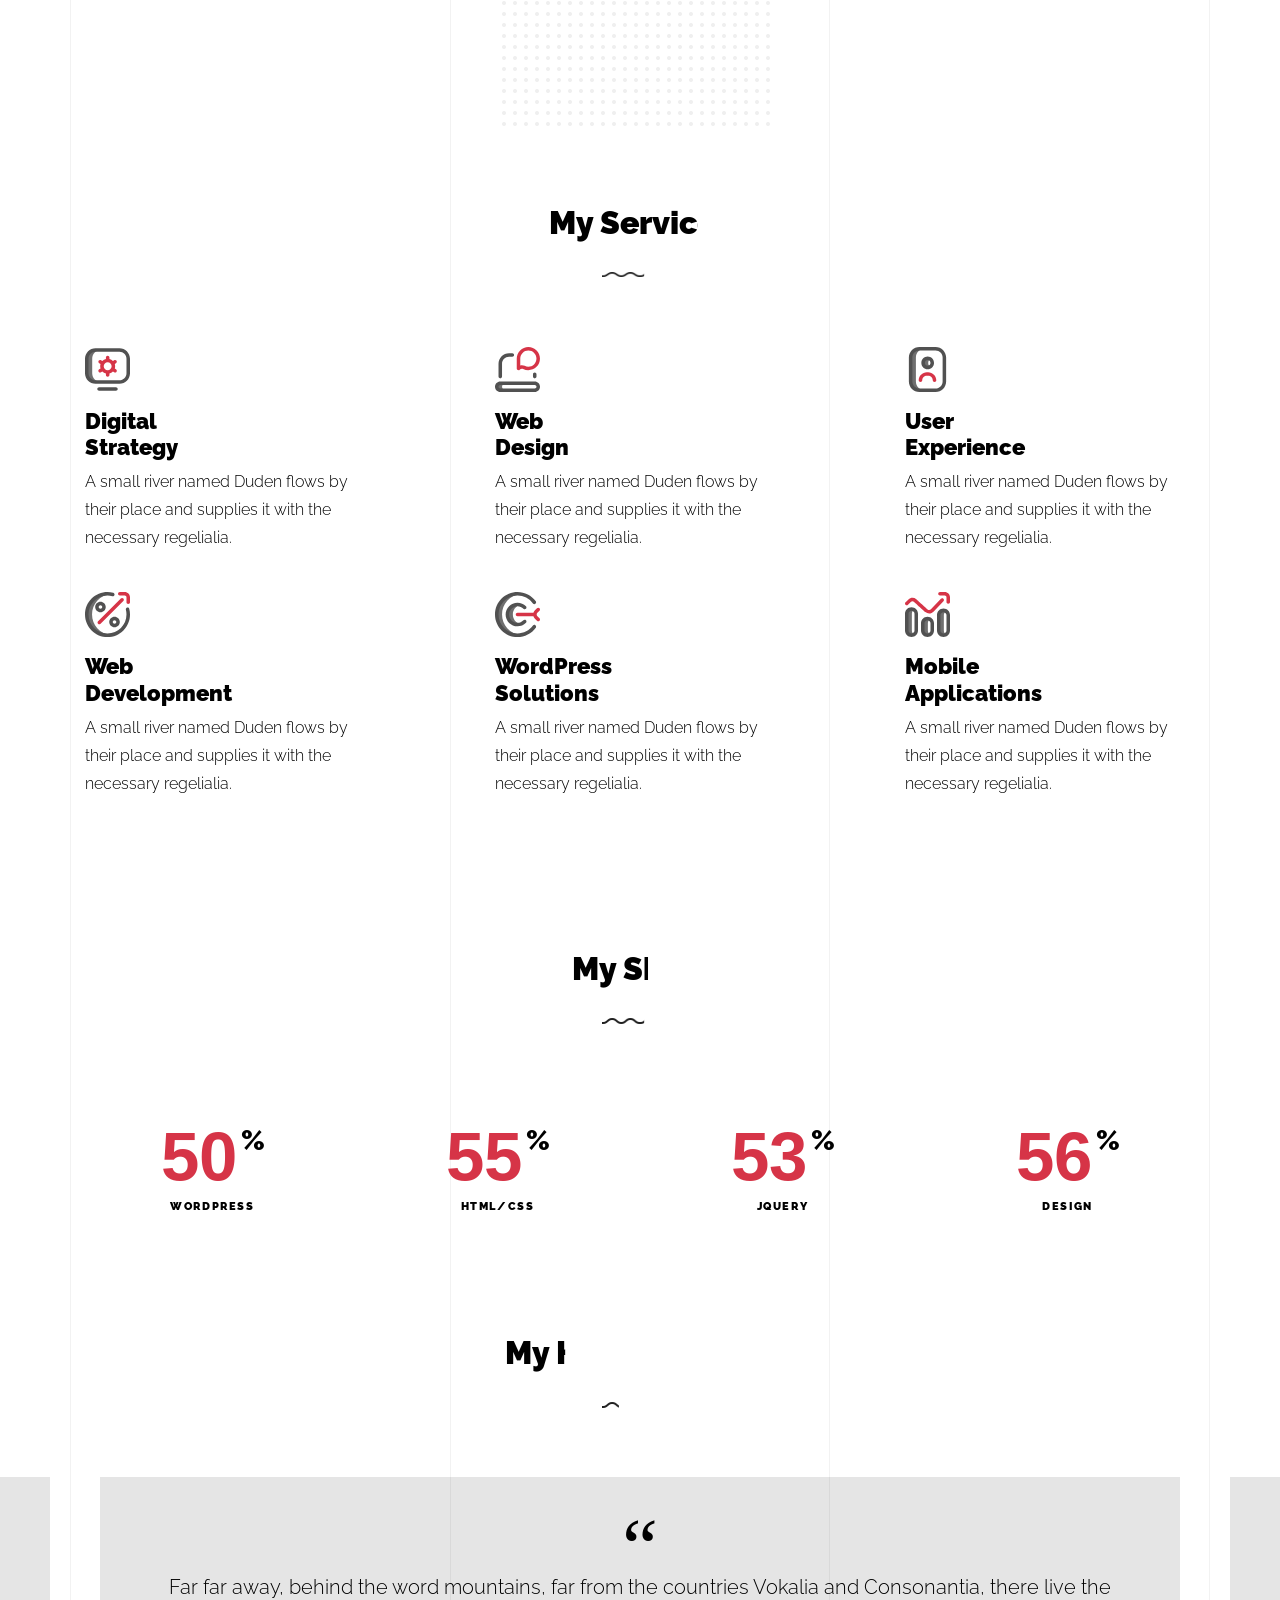
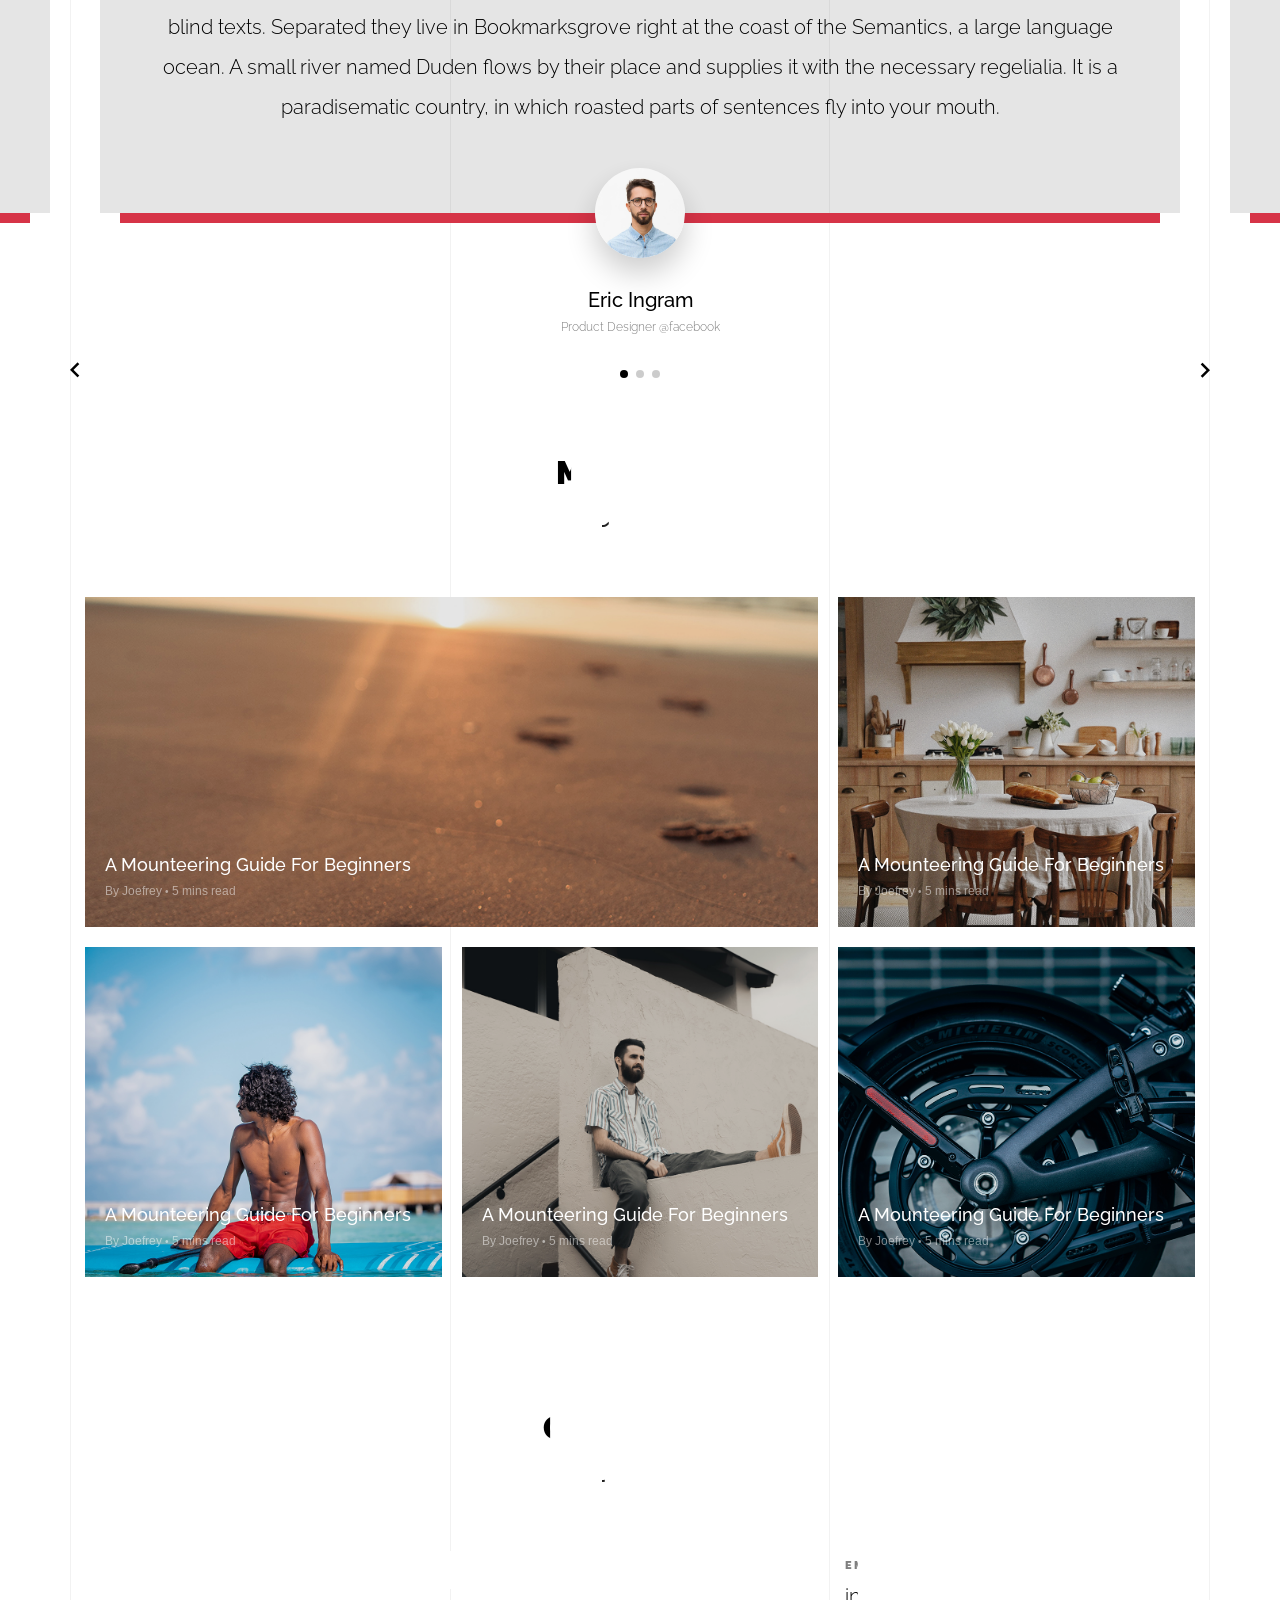
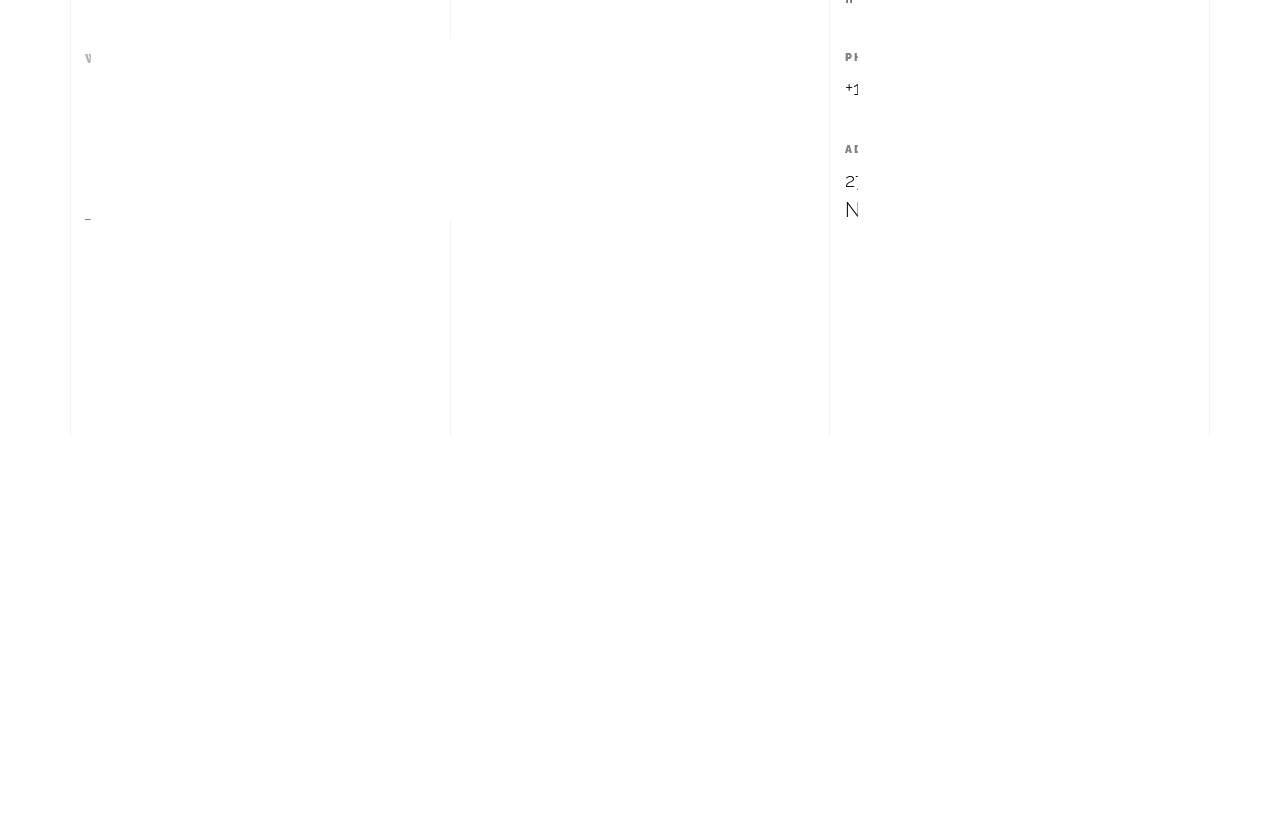
<file: light/index-right-menu.html>
<!doctype html>
<html lang="en">
  <head>
    <title>Unfold &mdash; A onepage portfolio HTML template by Unslate.co</title>
    <meta charset="utf-8">
    <meta name="viewport" content="width=device-width, initial-scale=1, shrink-to-fit=no">

    <meta name="description" content="A onepage portfolio HTML template by Unslate.co">
    <meta name="keywords" content="html, css, javascript, jquery">
    <meta name="author" content="Unslate.co">

    <link rel="stylesheet" href="css/vendor/icomoon/style.css">
    <link rel="stylesheet" href="css/vendor/owl.carousel.min.css">
    <link rel="stylesheet" href="css/vendor/aos.css">
    <link rel="stylesheet" href="css/vendor/animate.min.css">
    <link rel="stylesheet" href="css/vendor/bootstrap.min.css">
    <link rel="stylesheet" href="css/vendor/jquery.fancybox.min.css">
    

    <!-- Theme Style -->
    <link rel="stylesheet" href="css/style.css">

  </head>
  <body data-spy="scroll" data-target=".site-nav-target" data-offset="200">

    <nav class="unslate_co--site-mobile-menu">
      <div class="close-wrap d-flex">
        <a href="#" class="d-flex ml-auto js-menu-toggle">
          <span class="close-label">Close</span>
          <div class="close-times">
            <span class="bar1"></span>
            <span class="bar2"></span>
          </div>
        </a>
      </div>
      <div class="site-mobile-inner"></div>
    </nav>


    <div class="unslate_co--site-wrap">

      <div class="unslate_co--site-inner">

        <div class="lines-wrap">
          <div class="lines-inner">
            <div class="lines"></div>
          </div>
        </div>
        <!-- END lines -->
      
      <nav class="unslate_co--site-nav site-nav-target">

        <div class="container">
        
          <div class="row align-items-center justify-content-between text-left">

            <div class="col-3">
              <div class="site-logo">
                <a href="index-right-menu.html" class="unslate_co--site-logo">Unfold<span>.</span></a>
              </div>
            </div>
            <div class="col text-right">
              <ul class="site-nav-ul js-clone-nav text-left d-none d-lg-inline-block">
                <li class="has-children">
                  <a href="#home-section" class="nav-link">Home</a>
                  <ul class="dropdown">
                    <li>
                      <a href="index.html">Hero Image BG</a>
                    </li>
                    <li>
                      <a href="index-video.html">Video BG</a>
                    </li>
                    <li>
                      <a href="index-hero-slider.html">Hero Slider</a>
                    </li>
                    <li>
                      <a href="index-sidebar-menu.html">Sidebar Menu</a>
                    </li>
                    <li>
                      <a href="index-right-menu.html">Right Menu</a>
                    </li>
                  </ul>
                </li>
                <li><a href="#portfolio-section" class="nav-link">Portfolio</a></li>
                <li><a href="#about-section" class="nav-link">About</a></li>
                <li><a href="#services-section" class="nav-link">Services</a></li>
                <li><a href="#skills-section" class="nav-link">Skills</a></li>
                <li><a href="#testimonial-section" class="nav-link">Testimonial</a></li>
                <li><a href="#journal-section" class="nav-link">Journal</a></li>
                <li><a href="#contact-section" class="nav-link">Contact</a></li>
              </ul>

              <ul class="site-nav-ul-none-onepage text-right d-inline-block d-lg-none">
                <li><a href="#" class="js-menu-toggle">Menu</a></li>
              </ul>
            </div>
            
          </div>
        </div>

      </nav>
      <!-- END nav -->

      <div class="cover-v1 jarallax overlay" style="background-image: url('images/cover_bg_1.jpg');" id="home-section">
        <div class="container">
          <div class="row align-items-center">
              
            <div class="col-md-7 mx-auto text-center">
              <h1 class="heading gsap-reveal-hero text-white">Unfold</h1>
              <h2 class="subheading gsap-reveal-hero text-white">I’m Eric Woodman A Product Designer Based In San Francisco</h2>
            </div>

          </div>
        </div>


        <!-- dov -->
        <a href="#portfolio-section" class="mouse-wrap smoothscroll">
          <span class="mouse">
            <span class="scroll"></span>
          </span>
          <span class="mouse-label">Scroll</span>
        </a>

      </div>
      <!-- END .cover-v1 -->

      <div class="unslate_co--section" id="portfolio-section">
        <div class="container">
          
          
          <div class="relative"><div class="loader-portfolio-wrap"><div class="loader-portfolio dark"></div></div> </div>
          <div id="portfolio-single-holder"></div>

          <div class="portfolio-wrapper">

            <div class="d-flex align-items-center mb-4 gsap-reveal gsap-reveal-filter">
              <h2 class="mr-auto heading-h2">Portfolio</h2>
              
              <a href="#" class="text-black js-filter d-inline-block d-lg-none">Filter</a>
              
              <div class="filter-wrap">
                <div class="filter ml-auto" id="filters">
                  <a href="#" class="active" data-filter="*">All</a>
                  <a href="#" data-filter=".web">Web</a>
                  <a href="#" data-filter=".branding">Branding</a>
                  <a href="#" data-filter=".illustration">Illustration</a>
                  <a href="#" data-filter=".packaging">Packaging</a>
                </div>
              </div>
            </div>


            
            <div id="posts" class="row gutter-isotope-item">
              <div class="item web branding col-sm-6 col-md-6 col-lg-4 isotope-mb-2">
                <a href="portfolio-single-1.html" class="portfolio-item ajax-load-page isotope-item gsap-reveal-img" data-id="1">
                    <div class="overlay">
                      <span class="wrap-icon icon-link2"></span>
                      <div class="portfolio-item-content">
                        <h3>Shoe Rebranding</h3>
                        <p>web, branding</p>
                      </div>
                    </div>
                    <img src="images/work_1_md.jpg" class="lazyload  img-fluid" alt="Images" />
                  </a>
              </div>
              <div class="item branding packaging illustration col-sm-6 col-md-6 col-lg-4 isotope-mb-2 ">
                <a href="portfolio-single-3.html" class="portfolio-item ajax-load-page item-portrait isotope-item gsap-reveal-img" data-id="3">
                    <div class="overlay">
                      <span class="wrap-icon icon-link2"></span>
                      <div class="portfolio-item-content">
                        <h3>Reworking</h3>
                        <p>branding, packaging, illustration</p>
                      </div>
                    </div>
                    <img src="images/work_2_md.jpg" class="lazyload  img-fluid" alt="Images" />
                  </a>
              </div>

              <div class="item branding packaging col-sm-6 col-md-6 col-lg-4 isotope-mb-2">
                <a href="portfolio-single-4.html" class="portfolio-item isotope-item ajax-load-page gsap-reveal-img" data-id="4">
                    <div class="overlay">
                      <span class="wrap-icon icon-link2"></span>
                      <div class="portfolio-item-content">
                        <h3>Modern Building</h3>
                        <p>branding, packaging</p>
                      </div>
                    </div>
                    <img src="images/work_3_md.jpg" class="lazyload  img-fluid" alt="Images" />
                  </a>
              </div>

              <div class="item web packaging col-sm-6 col-md-6 col-lg-4 isotope-mb-2">

                <a href="images/work_4_full.jpg" class="portfolio-item isotope-item gsap-reveal-img" data-fancybox="gallery" data-caption="Watch">
                    <div class="overlay">
                      <span class="wrap-icon icon-photo2"></span>
                      <div class="portfolio-item-content">
                        <h3>Watch</h3>
                        <p>web, packaging</p>
                      </div>
                    </div>
                    <img src="images/work_4_full.jpg" class="lazyload  img-fluid" alt="Images" />
                  </a>

              </div>

              <div class="item illustration packaging col-sm-6 col-md-6 col-lg-4 isotope-mb-2">
                <a href="images/work_5_md.jpg" class="portfolio-item isotope-item gsap-reveal-img" data-fancybox="gallery" data-caption="Shoe Rebranding">
                    <div class="overlay">
                      <span class="wrap-icon icon-photo2"></span>
                      <div class="portfolio-item-content">
                        <h3>Shoe Rebranding</h3>
                        <p>illustration, packaging</p>
                      </div>
                    </div>
                    <img src="images/work_5_md.jpg" class="lazyload  img-fluid" alt="Images" />
                  </a>
              </div>

              <div class="item web branding col-sm-6 col-md-6 col-lg-4 isotope-mb-2">
                <a href="portfolio-single-2.html" class="portfolio-item ajax-load-page item-portrait isotope-item gsap-reveal-img" data-id="2">
                    <div class="overlay">
                      <span class="wrap-icon icon-link2"></span>
                      <div class="portfolio-item-content">
                        <h3>Reshape</h3>
                        <p>web, branding</p>
                      </div>
                    </div>
                    <img src="images/work_6_md.jpg" class="lazyload  img-fluid" alt="Images" />
                  </a>
              </div>

              <div class="item branding packaging col-sm-6 col-md-6 col-lg-4 isotope-mb-2">
                <a href="images/work_7_a_md.jpg" class="portfolio-item item-portrait isotope-item gsap-reveal-img" data-fancybox="gallery" data-caption="Modern Building">
                    <div class="overlay">
                      <span class="wrap-icon icon-photo2"></span>
                      <div class="portfolio-item-content">
                        <h3>Modern Building</h3>
                        <p>branding, packaging</p>
                      </div>
                    </div>
                    <img src="images/work_7_a_md.jpg" class="lazyload  img-fluid" alt="Images" />
                  </a>
              </div>

              <div class="item web branding col-sm-6 col-md-6 col-lg-4 isotope-mb-2">
                <a href="https://www.youtube.com/watch?v=mwtbEGNABWU" class="portfolio-item isotope-item gsap-reveal-img" data-fancybox="gallery" data-caption="Showreel 2019">
                    <div class="overlay">
                      <span class="wrap-icon icon-play_circle_filled"></span>
                      <div class="portfolio-item-content">
                        <h3>Showreel 2019</h3>
                        <p>web, branding</p>
                      </div>
                    </div>
                    <img src="images/work_8_md.jpg" class="lazyload  img-fluid" alt="Images" />
                  </a>
              </div>

              <div class="item web illustration col-sm-6 col-md-6 col-lg-4 isotope-mb-2">
                <a href="images/work_9_a_md.jpg" class="portfolio-item isotope-item gsap-reveal-img" data-fancybox="gallery" data-caption="Render Packaging">
                    <div class="overlay">
                      <span class="wrap-icon icon-photo2"></span>
                      <div class="portfolio-item-content">
                        <h3>Render Packaging</h3>
                        <p>web, illustration</p>
                      </div>
                    </div>
                    <img src="images/work_9_a_md.jpg" class="lazyload  img-fluid" alt="Images" />
                  </a>
              </div>

            </div>
            
          </div>


        </div>
      </div>


      <div class="unslate_co--section">
        <div class="container">
          <div class="owl-carousel logo-slider">
            <div class="logo-v1 gsap-reveal">
              <img src="images/logo-google.png" alt="Image" class="img-fluid">
            </div>
            <div class="logo-v1 gsap-reveal">
              <img src="images/logo-puma.png" alt="Image" class="img-fluid">
            </div>
            <div class="logo-v1 gsap-reveal">
              <img src="images/logo-paypal.png" alt="Image" class="img-fluid">
            </div>
            <div class="logo-v1 gsap-reveal">
              <img src="images/logo-adobe.png" alt="Image" class="img-fluid">
            </div>
          </div>
        </div>
      </div>



      <div class="unslate_co--section" id="about-section">
        <div class="container">
          
          <div class="section-heading-wrap text-center mb-5">
            <h2 class="heading-h2 text-center divider"><span class="gsap-reveal">About Me</span></h2>
            <span class="gsap-reveal"><img src="images/divider.png" alt="divider" width="76"></span>
          </div>
          

          <div class="row mt-5 justify-content-between">
            <div class="col-lg-7 mb-5 mb-lg-0" data-aos="fade-up">
              <figure class="dotted-bg gsap-reveal-img">
                <img src="images/about_me_pic.jpg" alt="Image" class="img-fluid">
              </figure>
            </div>
            <div class="col-lg-4 pr-lg-5">
              <h3 class="mb-4 heading-h3"><span class="gsap-reveal">We can make it together</span></h3>
              <p class="lead gsap-reveal">Far far away, behind the word mountains, far from the countries Vokalia and Consonantia, there <a href="#">live the blind</a> texts. </p>
              <p class="mb-4 gsap-reveal">A small river named Duden flows by their place and supplies it with the necessary regelialia. It is a paradisematic country, in which roasted parts of sentences fly into your mouth.</p>
              <p class="gsap-reveal"><a href="#" class="btn btn-outline-pill btn-custom-light">Download my CV</a></p>
            </div>
          </div>
        </div>
      </div>

      <div class="unslate_co--section" id="services-section">
        <div class="container">

          <div class="section-heading-wrap text-center mb-5">
            <h2 class="heading-h2 text-center divider"><span class="gsap-reveal">My Services</span></h2>
            <span class="gsap-reveal"><img src="images/divider.png" alt="divider" width="76"></span>
          </div>

          <div class="row gutter-v3">
            <div class="col-md-6 col-lg-4 mb-4">
              <div class="feature-v1" data-aos="fade-up" data-aos-delay="0">
                <div class="wrap-icon mb-3">
                  <img src="images/svg/001-options.svg" alt="Image" width="45">
                </div>
                <h3>Digital <br> Strategy</h3>
                <p>A small river named Duden flows by their place and supplies it with the necessary regelialia. </p>
              </div> 
            </div>
            <div class="col-md-6 col-lg-4 mb-4">
              <div class="feature-v1" data-aos="fade-up" data-aos-delay="100">
                <div class="wrap-icon mb-3">
                  <img src="images/svg/002-chat.svg" alt="Icon" width="45">
                </div>
                <h3>Web <br> Design</h3>
                <p>A small river named Duden flows by their place and supplies it with the necessary regelialia. </p>
              </div> 
            </div>
            <div class="col-md-6 col-lg-4 mb-4">
              <div class="feature-v1" data-aos="fade-up" data-aos-delay="200">
                <div class="wrap-icon mb-3">
                  <img src="images/svg/003-contact-book.svg" alt="Image" class="img-fluid" width="45">
                </div>
                <h3>User <br> Experience</h3>
                <p>A small river named Duden flows by their place and supplies it with the necessary regelialia. </p>
              </div> 
            </div>

            <div class="col-md-6 col-lg-4 mb-4">
              <div class="feature-v1" data-aos="fade-up" data-aos-delay="0">
                <div class="wrap-icon mb-3">
                  <img src="images/svg/004-percentage.svg" alt="Image" width="45">
                </div>
                <h3>Web <br> Development</h3>
                <p>A small river named Duden flows by their place and supplies it with the necessary regelialia. </p>
              </div> 
            </div>
            <div class="col-md-6 col-lg-4 mb-4">
              <div class="feature-v1" data-aos="fade-up" data-aos-delay="100">
                <div class="wrap-icon mb-3">
                  <img src="images/svg/006-goal.svg" alt="Image" width="45">
                </div>
                <h3>WordPress <br> Solutions</h3>
                <p>A small river named Duden flows by their place and supplies it with the necessary regelialia. </p>
              </div> 
            </div>
            <div class="col-md-6 col-lg-4 mb-4">
              <div class="feature-v1" data-aos="fade-up" data-aos-delay="200">
                <div class="wrap-icon mb-3">
                  <img src="images/svg/005-line-chart.svg" alt="Image" width="45">
                </div>
                <h3>Mobile <br> Applications</h3>
                <p>A small river named Duden flows by their place and supplies it with the necessary regelialia. </p>
              </div> 
            </div>

          </div>

        </div>
      </div>

      <div class="unslate_co--section section-counter" id="skills-section">
        <div class="container">
          <div class="section-heading-wrap text-center mb-5">
            <h2 class="heading-h2 text-center divider"><span class="gsap-reveal">My Skills</span></h2>
            <span class="gsap-reveal"><img src="images/divider.png" alt="divider" width="76"></span>
          </div>


          <div class="row pt-5">
            <div class="col-6 col-sm-6 mb-5 mb-lg-0 col-md-6 col-lg-3" data-aos="fade-up" data-aos-delay="0">
              <div class="counter-v1 text-center">
                <span class="number-wrap">
                  <span class="number number-counter" data-number="90">0</span>
                  <span class="append-text">%</span>
                </span>
                <span class="counter-label">WordPress</span>
              </div>
            </div>
            <div class="col-6 col-sm-6 mb-5 mb-lg-0 col-md-6 col-lg-3" data-aos="fade-up" data-aos-delay="100">
              <div class="counter-v1 text-center">
                <span class="number-wrap">
                  <span class="number number-counter" data-number="99">0</span>
                  <span class="append-text">%</span>
                </span>
                <span class="counter-label">HTML/CSS</span>
              </div>
            </div>
            <div class="col-6 col-sm-6 mb-5 mb-lg-0 col-md-6 col-lg-3" data-aos="fade-up" data-aos-delay="200">
              <div class="counter-v1 text-center">
                <span class="number-wrap">
                  <span class="number number-counter" data-number="95">0</span>
                  <span class="append-text">%</span>
                </span>
                <span class="counter-label">jQuery</span>
              </div>
            </div>
            <div class="col-6 col-sm-6 mb-5 mb-lg-0 col-md-6 col-lg-3" data-aos="fade-up" data-aos-delay="300">
              <div class="counter-v1 text-center">
                <span class="number-wrap">
                  <span class="number number-counter" data-number="100">0</span>
                  <span class="append-text">%</span>
                </span>
                <span class="counter-label">Design</span>
              </div>
            </div>
          </div>
        </div>
      </div>
      <!-- END .counter -->

      <div class="unslate_co--section" id="testimonial-section">
        <div class="container">
          <div class="section-heading-wrap text-center mb-5">
            <h2 class="heading-h2 text-center divider"><span class="gsap-reveal">My Happy Clients</span></h2>
            <span class="gsap-reveal"><img src="images/divider.png" alt="divider" width="76"></span>
          </div>
        </div>

        <div class="owl-carousel testimonial-slider">
          <div>
            <div class="testimonial-v1">
              <div class="testimonial-inner-bg">
                <span class="quote">&ldquo;</span>
                <blockquote>
                  Far far away, behind the word mountains, far from the countries Vokalia and Consonantia, there live the blind texts. Separated they live in Bookmarksgrove right at the coast of the Semantics, a large language ocean. A small river named Duden flows by their place and supplies it with the necessary regelialia. It is a paradisematic country, in which roasted parts of sentences fly into your mouth.
                </blockquote>
              </div>
              
              <div class="testimonial-author-info">
                <img src="images/person_man_1.jpg" alt="Image">
                <h3>Eric Ingram</h3>
                <span class="d-block position">Product Designer @facebook</span>
              </div>

            </div>
          </div>
          <div>
            <div class="testimonial-v1">
              <div class="testimonial-inner-bg">
                <span class="quote">&ldquo;</span>
                <blockquote>
                  Far far away, behind the word mountains, far from the countries Vokalia and Consonantia, there live the blind texts. Separated they live in Bookmarksgrove right at the coast of the Semantics, a large language ocean. A small river named Duden flows by their place and supplies it with the necessary regelialia. It is a paradisematic country, in which roasted parts of sentences fly into your mouth.
                </blockquote>
              </div>
              
              <div class="testimonial-author-info">
                <img src="images/person_man_2.jpg" alt="Image">
                <h3>Ryan Mullins</h3>
                <span class="d-block position">Product Designer @Shopify</span>
              </div>

            </div>
          </div>
          <div>
            <div class="testimonial-v1">
              <div class="testimonial-inner-bg">
                <span class="quote">&ldquo;</span>
                <blockquote>
                  Far far away, behind the word mountains, far from the countries Vokalia and Consonantia, there live the blind texts. Separated they live in Bookmarksgrove right at the coast of the Semantics, a large language ocean. A small river named Duden flows by their place and supplies it with the necessary regelialia. It is a paradisematic country, in which roasted parts of sentences fly into your mouth.
                </blockquote>
              </div>
              
              <div class="testimonial-author-info">
                <img src="images/person_woman_1.jpg" alt="Image">
                <h3>Erica Miller</h3>
                <span class="d-block position">Product Designer @Twitter</span>
              </div>

            </div>
          </div>
        </div>

      </div>
      <!-- END testimonial -->

      <div class="unslate_co--section" id="journal-section">
        <div class="container">
          <div class="section-heading-wrap text-center mb-5">
            <h2 class="heading-h2 text-center divider"><span class="gsap-reveal">My Journal</span></h2>
            <span class="gsap-reveal"><img src="images/divider.png" alt="divider" width="76"></span>
          </div>

          
          <div class="row gutter-v4 align-items-stretch">
            <div class="col-sm-6 col-md-6 col-lg-8 blog-post-entry" data-aos="fade-up" data-aos-delay="0">

              <a href="blog-single.html" class="grid-item blog-item w-100 h-100">
                <div class="overlay">
                  <div class="portfolio-item-content">
                    <h3>A Mounteering Guide For Beginners</h3>
                    <p class="post-meta">By Joefrey <span class="small">&bullet;</span> 5 mins read</p>
                  </div>
                </div>
                <img src="images/post_1.jpg" class="lazyload" alt="Image" />
              </a>


            </div>
            <div class="col-sm-6 col-md-6 col-lg-4 blog-post-entry" data-aos="fade-up" data-aos-delay="100">
              <a href="blog-single.html" class="grid-item blog-item w-100 h-100">
                <div class="overlay">
                  <div class="portfolio-item-content">
                    <h3>A Mounteering Guide For Beginners</h3>
                    <p class="post-meta">By Joefrey <span class="small">&bullet;</span> 5 mins read</p>
                  </div>
                </div>
                <img src="images/post_2.jpg" class="lazyload" alt="Image" />
              </a>
            </div>


            <div class="col-sm-6 col-md-6 col-lg-4 blog-post-entry" data-aos="fade-up" data-aos-delay="0">

              <a href="blog-single.html" class="grid-item blog-item w-100 h-100">
                <div class="overlay">
                  <div class="portfolio-item-content">
                    <h3>A Mounteering Guide For Beginners</h3>
                    <p class="post-meta">By Joefrey <span class="small">&bullet;</span> 5 mins read</p>
                  </div>
                </div>
                <img src="images/post_3.jpg" class="lazyload" alt="Image" />
              </a>


            </div>
            <div class="col-sm-6 col-md-6 col-lg-4 blog-post-entry" data-aos="fade-up" data-aos-delay="100">
              <a href="blog-single.html" class="grid-item blog-item w-100 h-100">
                <div class="overlay">
                  <div class="portfolio-item-content">
                    <h3>A Mounteering Guide For Beginners</h3>
                    <p class="post-meta">By Joefrey <span class="small">&bullet;</span> 5 mins read</p>
                  </div>
                </div>
                <img src="images/post_4.jpg" class="lazyload" alt="Image" />
              </a>
            </div>

            <div class="col-sm-6 col-md-6 col-lg-4 blog-post-entry" data-aos="fade-up" data-aos-delay="200">
              <a href="blog-single.html" class="grid-item blog-item w-100 h-100">
                <div class="overlay">
                  <div class="portfolio-item-content">
                    <h3>A Mounteering Guide For Beginners</h3>
                    <p class="post-meta">By Joefrey <span class="small">&bullet;</span> 5 mins read</p>
                  </div>
                </div>
                <img src="images/post_5.jpg" class="lazyload" alt="Image" />
              </a>
            </div>


          </div>

        </div>
      </div>
      <!-- END blog posts -->


      <div class="unslate_co--section" id="contact-section">
        <div class="container">
          <div class="section-heading-wrap text-center mb-5">
            <h2 class="heading-h2 text-center divider"><span class="gsap-reveal">Get In Touch</span></h2>
            <span class="gsap-reveal"><img src="images/divider.png" alt="divider" width="76"></span>
          </div>


          <div class="row justify-content-between">
            
            <div class="col-md-6">
              <form method="post" class="form-outline-style-v1" id="contactForm">
                <div class="form-group row mb-0">

                  <div class="col-lg-6 form-group gsap-reveal">
                    <label for="name">Name</label>
                    <input name="name" type="text" class="form-control" id="name">
                  </div>
                  <div class="col-lg-6 form-group gsap-reveal">
                    <label for="email">Email</label>
                    <input name="email" type="email" class="form-control" id="email">
                  </div>
                  <div class="col-lg-12 form-group gsap-reveal">
                    <label for="message">Write your message...</label>
                    <textarea name="message" id="message" cols="30" rows="7" class="form-control"></textarea>
                  </div>
                </div>
                <div class="form-group row gsap-reveal">
                    <div class="col-md-12 d-flex align-items-center">
                      <input type="submit" class="btn btn-outline-pill btn-custom-light mr-3" value="Send Message">
                      <span class="submitting"></span>
                    </div>
                  </div>
              </form>
              <div id="form-message-warning" class="mt-4"></div> 
              <div id="form-message-success">
                Your message was sent, thank you!
              </div>

            </div>

            <div class="col-md-4">
              <div class="contact-info-v1">
                <div class="gsap-reveal d-block">
                  <span class="d-block contact-info-label">Email</span>
                  <a href="#" class="contact-info-val">info@unslate.co</a>
                </div>
                <div class="gsap-reveal d-block">
                  <span class="d-block contact-info-label">Phone</span>
                  <a href="#" class="contact-info-val">+12 345 6789 012</a>
                </div>
                <div class="gsap-reveal d-block">
                  <span class="d-block contact-info-label">Address</span>
                  <address class="contact-info-val">273 South Riverview Rd. <br> New York, NY 10011</address>
                </div>
              </div>
            </div>

          </div>
        </div>
      </div>
      </div>

      <footer class="unslate_co--footer unslate_co--section">
        <div class="container">
          <div class="row justify-content-center">
            <div class="col-md-7">
              
              <div class="footer-site-logo"><a href="#">Unfold<span>.</span></a></div>

              <ul class="footer-site-social">
                <li><a href="#">Facebook</a></li>
                <li><a href="#">Twitter</a></li>
                <li><a href="#">Instagram</a></li>
                <li><a href="#">Dribbble</a></li>
                <li><a href="#">Behance</a></li>
              </ul>

              <p class="site-copyright">
                <small>&copy; 2020 <a href="#">Unfold</a>. All Rights Reserved. Design with <span class="icon-heart text-danger"></span> by <a href="#">Unslate.co</a>.</small>
              </p>

            </div>
          </div>
        </div>
      </footer>

      
    </div>

    <!-- Loader -->
    <div id="unslate_co--overlayer"></div>
    <div class="site-loader-wrap">
      <div class="site-loader dark"></div>
    </div>

    <script src="js/scripts-dist.js"></script>
    <script src="js/main.js"></script>

    <!-- Global site tag (gtag.js) - Google Analytics -->
<script async src="https://www.googletagmanager.com/gtag/js?id=UA-157808202-1"></script>
<script>
  window.dataLayer = window.dataLayer || [];
  function gtag(){dataLayer.push(arguments);}
  gtag('js', new Date());

  gtag('config', 'UA-157808202-1');
</script>

  </body>
</html>
</file>
<file: light/css/vendor/icomoon/style.css>
@font-face {
  font-family: 'icomoon';
  src:  url('fonts/icomoon.eot?10si43');
  src:  url('fonts/icomoon.eot?10si43#iefix') format('embedded-opentype'),
    url('fonts/icomoon.ttf?10si43') format('truetype'),
    url('fonts/icomoon.woff?10si43') format('woff'),
    url('fonts/icomoon.svg?10si43#icomoon') format('svg');
  font-weight: normal;
  font-style: normal;
}

[class^="icon-"], [class*=" icon-"] {
  /* use !important to prevent issues with browser extensions that change fonts */
  font-family: 'icomoon' !important;
  speak: none;
  font-style: normal;
  font-weight: normal;
  font-variant: normal;
  text-transform: none;
  line-height: 1;

  /* Better Font Rendering =========== */
  -webkit-font-smoothing: antialiased;
  -moz-osx-font-smoothing: grayscale;
}

.icon-asterisk:before {
  content: "\f069";
}
.icon-plus:before {
  content: "\f067";
}
.icon-question:before {
  content: "\f128";
}
.icon-minus:before {
  content: "\f068";
}
.icon-glass:before {
  content: "\f000";
}
.icon-music:before {
  content: "\f001";
}
.icon-search:before {
  content: "\f002";
}
.icon-envelope-o:before {
  content: "\f003";
}
.icon-heart:before {
  content: "\f004";
}
.icon-star:before {
  content: "\f005";
}
.icon-star-o:before {
  content: "\f006";
}
.icon-user:before {
  content: "\f007";
}
.icon-film:before {
  content: "\f008";
}
.icon-th-large:before {
  content: "\f009";
}
.icon-th:before {
  content: "\f00a";
}
.icon-th-list:before {
  content: "\f00b";
}
.icon-check:before {
  content: "\f00c";
}
.icon-close:before {
  content: "\f00d";
}
.icon-remove:before {
  content: "\f00d";
}
.icon-times:before {
  content: "\f00d";
}
.icon-search-plus:before {
  content: "\f00e";
}
.icon-search-minus:before {
  content: "\f010";
}
.icon-power-off:before {
  content: "\f011";
}
.icon-signal:before {
  content: "\f012";
}
.icon-cog:before {
  content: "\f013";
}
.icon-gear:before {
  content: "\f013";
}
.icon-trash-o:before {
  content: "\f014";
}
.icon-home:before {
  content: "\f015";
}
.icon-file-o:before {
  content: "\f016";
}
.icon-clock-o:before {
  content: "\f017";
}
.icon-road:before {
  content: "\f018";
}
.icon-download:before {
  content: "\f019";
}
.icon-arrow-circle-o-down:before {
  content: "\f01a";
}
.icon-arrow-circle-o-up:before {
  content: "\f01b";
}
.icon-inbox:before {
  content: "\f01c";
}
.icon-play-circle-o:before {
  content: "\f01d";
}
.icon-repeat:before {
  content: "\f01e";
}
.icon-rotate-right:before {
  content: "\f01e";
}
.icon-refresh:before {
  content: "\f021";
}
.icon-list-alt:before {
  content: "\f022";
}
.icon-lock:before {
  content: "\f023";
}
.icon-flag:before {
  content: "\f024";
}
.icon-headphones:before {
  content: "\f025";
}
.icon-volume-off:before {
  content: "\f026";
}
.icon-volume-down:before {
  content: "\f027";
}
.icon-volume-up:before {
  content: "\f028";
}
.icon-qrcode:before {
  content: "\f029";
}
.icon-barcode:before {
  content: "\f02a";
}
.icon-tag:before {
  content: "\f02b";
}
.icon-tags:before {
  content: "\f02c";
}
.icon-book:before {
  content: "\f02d";
}
.icon-bookmark:before {
  content: "\f02e";
}
.icon-print:before {
  content: "\f02f";
}
.icon-camera:before {
  content: "\f030";
}
.icon-font:before {
  content: "\f031";
}
.icon-bold:before {
  content: "\f032";
}
.icon-italic:before {
  content: "\f033";
}
.icon-text-height:before {
  content: "\f034";
}
.icon-text-width:before {
  content: "\f035";
}
.icon-align-left:before {
  content: "\f036";
}
.icon-align-center:before {
  content: "\f037";
}
.icon-align-right:before {
  content: "\f038";
}
.icon-align-justify:before {
  content: "\f039";
}
.icon-list:before {
  content: "\f03a";
}
.icon-dedent:before {
  content: "\f03b";
}
.icon-outdent:before {
  content: "\f03b";
}
.icon-indent:before {
  content: "\f03c";
}
.icon-video-camera:before {
  content: "\f03d";
}
.icon-image:before {
  content: "\f03e";
}
.icon-photo:before {
  content: "\f03e";
}
.icon-picture-o:before {
  content: "\f03e";
}
.icon-pencil:before {
  content: "\f040";
}
.icon-map-marker:before {
  content: "\f041";
}
.icon-adjust:before {
  content: "\f042";
}
.icon-tint:before {
  content: "\f043";
}
.icon-edit:before {
  content: "\f044";
}
.icon-pencil-square-o:before {
  content: "\f044";
}
.icon-share-square-o:before {
  content: "\f045";
}
.icon-check-square-o:before {
  content: "\f046";
}
.icon-arrows:before {
  content: "\f047";
}
.icon-step-backward:before {
  content: "\f048";
}
.icon-fast-backward:before {
  content: "\f049";
}
.icon-backward:before {
  content: "\f04a";
}
.icon-play:before {
  content: "\f04b";
}
.icon-pause:before {
  content: "\f04c";
}
.icon-stop:before {
  content: "\f04d";
}
.icon-forward:before {
  content: "\f04e";
}
.icon-fast-forward:before {
  content: "\f050";
}
.icon-step-forward:before {
  content: "\f051";
}
.icon-eject:before {
  content: "\f052";
}
.icon-chevron-left:before {
  content: "\f053";
}
.icon-chevron-right:before {
  content: "\f054";
}
.icon-plus-circle:before {
  content: "\f055";
}
.icon-minus-circle:before {
  content: "\f056";
}
.icon-times-circle:before {
  content: "\f057";
}
.icon-check-circle:before {
  content: "\f058";
}
.icon-question-circle:before {
  content: "\f059";
}
.icon-info-circle:before {
  content: "\f05a";
}
.icon-crosshairs:before {
  content: "\f05b";
}
.icon-times-circle-o:before {
  content: "\f05c";
}
.icon-check-circle-o:before {
  content: "\f05d";
}
.icon-ban:before {
  content: "\f05e";
}
.icon-arrow-left:before {
  content: "\f060";
}
.icon-arrow-right:before {
  content: "\f061";
}
.icon-arrow-up:before {
  content: "\f062";
}
.icon-arrow-down:before {
  content: "\f063";
}
.icon-mail-forward:before {
  content: "\f064";
}
.icon-share:before {
  content: "\f064";
}
.icon-expand:before {
  content: "\f065";
}
.icon-compress:before {
  content: "\f066";
}
.icon-exclamation-circle:before {
  content: "\f06a";
}
.icon-gift:before {
  content: "\f06b";
}
.icon-leaf:before {
  content: "\f06c";
}
.icon-fire:before {
  content: "\f06d";
}
.icon-eye:before {
  content: "\f06e";
}
.icon-eye-slash:before {
  content: "\f070";
}
.icon-exclamation-triangle:before {
  content: "\f071";
}
.icon-warning:before {
  content: "\f071";
}
.icon-plane:before {
  content: "\f072";
}
.icon-calendar:before {
  content: "\f073";
}
.icon-random:before {
  content: "\f074";
}
.icon-comment:before {
  content: "\f075";
}
.icon-magnet:before {
  content: "\f076";
}
.icon-chevron-up:before {
  content: "\f077";
}
.icon-chevron-down:before {
  content: "\f078";
}
.icon-retweet:before {
  content: "\f079";
}
.icon-shopping-cart:before {
  content: "\f07a";
}
.icon-folder:before {
  content: "\f07b";
}
.icon-folder-open:before {
  content: "\f07c";
}
.icon-arrows-v:before {
  content: "\f07d";
}
.icon-arrows-h:before {
  content: "\f07e";
}
.icon-bar-chart:before {
  content: "\f080";
}
.icon-bar-chart-o:before {
  content: "\f080";
}
.icon-twitter-square:before {
  content: "\f081";
}
.icon-facebook-square:before {
  content: "\f082";
}
.icon-camera-retro:before {
  content: "\f083";
}
.icon-key:before {
  content: "\f084";
}
.icon-cogs:before {
  content: "\f085";
}
.icon-gears:before {
  content: "\f085";
}
.icon-comments:before {
  content: "\f086";
}
.icon-thumbs-o-up:before {
  content: "\f087";
}
.icon-thumbs-o-down:before {
  content: "\f088";
}
.icon-star-half:before {
  content: "\f089";
}
.icon-heart-o:before {
  content: "\f08a";
}
.icon-sign-out:before {
  content: "\f08b";
}
.icon-linkedin-square:before {
  content: "\f08c";
}
.icon-thumb-tack:before {
  content: "\f08d";
}
.icon-external-link:before {
  content: "\f08e";
}
.icon-sign-in:before {
  content: "\f090";
}
.icon-trophy:before {
  content: "\f091";
}
.icon-github-square:before {
  content: "\f092";
}
.icon-upload:before {
  content: "\f093";
}
.icon-lemon-o:before {
  content: "\f094";
}
.icon-phone:before {
  content: "\f095";
}
.icon-square-o:before {
  content: "\f096";
}
.icon-bookmark-o:before {
  content: "\f097";
}
.icon-phone-square:before {
  content: "\f098";
}
.icon-twitter:before {
  content: "\f099";
}
.icon-facebook:before {
  content: "\f09a";
}
.icon-facebook-f:before {
  content: "\f09a";
}
.icon-github:before {
  content: "\f09b";
}
.icon-unlock:before {
  content: "\f09c";
}
.icon-credit-card:before {
  content: "\f09d";
}
.icon-feed:before {
  content: "\f09e";
}
.icon-rss:before {
  content: "\f09e";
}
.icon-hdd-o:before {
  content: "\f0a0";
}
.icon-bullhorn:before {
  content: "\f0a1";
}
.icon-bell-o:before {
  content: "\f0a2";
}
.icon-certificate:before {
  content: "\f0a3";
}
.icon-hand-o-right:before {
  content: "\f0a4";
}
.icon-hand-o-left:before {
  content: "\f0a5";
}
.icon-hand-o-up:before {
  content: "\f0a6";
}
.icon-hand-o-down:before {
  content: "\f0a7";
}
.icon-arrow-circle-left:before {
  content: "\f0a8";
}
.icon-arrow-circle-right:before {
  content: "\f0a9";
}
.icon-arrow-circle-up:before {
  content: "\f0aa";
}
.icon-arrow-circle-down:before {
  content: "\f0ab";
}
.icon-globe:before {
  content: "\f0ac";
}
.icon-wrench:before {
  content: "\f0ad";
}
.icon-tasks:before {
  content: "\f0ae";
}
.icon-filter:before {
  content: "\f0b0";
}
.icon-briefcase:before {
  content: "\f0b1";
}
.icon-arrows-alt:before {
  content: "\f0b2";
}
.icon-group:before {
  content: "\f0c0";
}
.icon-users:before {
  content: "\f0c0";
}
.icon-chain:before {
  content: "\f0c1";
}
.icon-link:before {
  content: "\f0c1";
}
.icon-cloud:before {
  content: "\f0c2";
}
.icon-flask:before {
  content: "\f0c3";
}
.icon-cut:before {
  content: "\f0c4";
}
.icon-scissors:before {
  content: "\f0c4";
}
.icon-copy:before {
  content: "\f0c5";
}
.icon-files-o:before {
  content: "\f0c5";
}
.icon-paperclip:before {
  content: "\f0c6";
}
.icon-floppy-o:before {
  content: "\f0c7";
}
.icon-save:before {
  content: "\f0c7";
}
.icon-square:before {
  content: "\f0c8";
}
.icon-bars:before {
  content: "\f0c9";
}
.icon-navicon:before {
  content: "\f0c9";
}
.icon-reorder:before {
  content: "\f0c9";
}
.icon-list-ul:before {
  content: "\f0ca";
}
.icon-list-ol:before {
  content: "\f0cb";
}
.icon-strikethrough:before {
  content: "\f0cc";
}
.icon-underline:before {
  content: "\f0cd";
}
.icon-table:before {
  content: "\f0ce";
}
.icon-magic:before {
  content: "\f0d0";
}
.icon-truck:before {
  content: "\f0d1";
}
.icon-pinterest:before {
  content: "\f0d2";
}
.icon-pinterest-square:before {
  content: "\f0d3";
}
.icon-google-plus-square:before {
  content: "\f0d4";
}
.icon-google-plus:before {
  content: "\f0d5";
}
.icon-money:before {
  content: "\f0d6";
}
.icon-caret-down:before {
  content: "\f0d7";
}
.icon-caret-up:before {
  content: "\f0d8";
}
.icon-caret-left:before {
  content: "\f0d9";
}
.icon-caret-right:before {
  content: "\f0da";
}
.icon-columns:before {
  content: "\f0db";
}
.icon-sort:before {
  content: "\f0dc";
}
.icon-unsorted:before {
  content: "\f0dc";
}
.icon-sort-desc:before {
  content: "\f0dd";
}
.icon-sort-down:before {
  content: "\f0dd";
}
.icon-sort-asc:before {
  content: "\f0de";
}
.icon-sort-up:before {
  content: "\f0de";
}
.icon-envelope:before {
  content: "\f0e0";
}
.icon-linkedin:before {
  content: "\f0e1";
}
.icon-rotate-left:before {
  content: "\f0e2";
}
.icon-undo:before {
  content: "\f0e2";
}
.icon-gavel:before {
  content: "\f0e3";
}
.icon-legal:before {
  content: "\f0e3";
}
.icon-dashboard:before {
  content: "\f0e4";
}
.icon-tachometer:before {
  content: "\f0e4";
}
.icon-comment-o:before {
  content: "\f0e5";
}
.icon-comments-o:before {
  content: "\f0e6";
}
.icon-bolt:before {
  content: "\f0e7";
}
.icon-flash:before {
  content: "\f0e7";
}
.icon-sitemap:before {
  content: "\f0e8";
}
.icon-umbrella:before {
  content: "\f0e9";
}
.icon-clipboard:before {
  content: "\f0ea";
}
.icon-paste:before {
  content: "\f0ea";
}
.icon-lightbulb-o:before {
  content: "\f0eb";
}
.icon-exchange:before {
  content: "\f0ec";
}
.icon-cloud-download:before {
  content: "\f0ed";
}
.icon-cloud-upload:before {
  content: "\f0ee";
}
.icon-user-md:before {
  content: "\f0f0";
}
.icon-stethoscope:before {
  content: "\f0f1";
}
.icon-suitcase:before {
  content: "\f0f2";
}
.icon-bell:before {
  content: "\f0f3";
}
.icon-coffee:before {
  content: "\f0f4";
}
.icon-cutlery:before {
  content: "\f0f5";
}
.icon-file-text-o:before {
  content: "\f0f6";
}
.icon-building-o:before {
  content: "\f0f7";
}
.icon-hospital-o:before {
  content: "\f0f8";
}
.icon-ambulance:before {
  content: "\f0f9";
}
.icon-medkit:before {
  content: "\f0fa";
}
.icon-fighter-jet:before {
  content: "\f0fb";
}
.icon-beer:before {
  content: "\f0fc";
}
.icon-h-square:before {
  content: "\f0fd";
}
.icon-plus-square:before {
  content: "\f0fe";
}
.icon-angle-double-left:before {
  content: "\f100";
}
.icon-angle-double-right:before {
  content: "\f101";
}
.icon-angle-double-up:before {
  content: "\f102";
}
.icon-angle-double-down:before {
  content: "\f103";
}
.icon-angle-left:before {
  content: "\f104";
}
.icon-angle-right:before {
  content: "\f105";
}
.icon-angle-up:before {
  content: "\f106";
}
.icon-angle-down:before {
  content: "\f107";
}
.icon-desktop:before {
  content: "\f108";
}
.icon-laptop:before {
  content: "\f109";
}
.icon-tablet:before {
  content: "\f10a";
}
.icon-mobile:before {
  content: "\f10b";
}
.icon-mobile-phone:before {
  content: "\f10b";
}
.icon-circle-o:before {
  content: "\f10c";
}
.icon-quote-left:before {
  content: "\f10d";
}
.icon-quote-right:before {
  content: "\f10e";
}
.icon-spinner:before {
  content: "\f110";
}
.icon-circle:before {
  content: "\f111";
}
.icon-mail-reply:before {
  content: "\f112";
}
.icon-reply:before {
  content: "\f112";
}
.icon-github-alt:before {
  content: "\f113";
}
.icon-folder-o:before {
  content: "\f114";
}
.icon-folder-open-o:before {
  content: "\f115";
}
.icon-smile-o:before {
  content: "\f118";
}
.icon-frown-o:before {
  content: "\f119";
}
.icon-meh-o:before {
  content: "\f11a";
}
.icon-gamepad:before {
  content: "\f11b";
}
.icon-keyboard-o:before {
  content: "\f11c";
}
.icon-flag-o:before {
  content: "\f11d";
}
.icon-flag-checkered:before {
  content: "\f11e";
}
.icon-terminal:before {
  content: "\f120";
}
.icon-code:before {
  content: "\f121";
}
.icon-mail-reply-all:before {
  content: "\f122";
}
.icon-reply-all:before {
  content: "\f122";
}
.icon-star-half-empty:before {
  content: "\f123";
}
.icon-star-half-full:before {
  content: "\f123";
}
.icon-star-half-o:before {
  content: "\f123";
}
.icon-location-arrow:before {
  content: "\f124";
}
.icon-crop:before {
  content: "\f125";
}
.icon-code-fork:before {
  content: "\f126";
}
.icon-chain-broken:before {
  content: "\f127";
}
.icon-unlink:before {
  content: "\f127";
}
.icon-info:before {
  content: "\f129";
}
.icon-exclamation:before {
  content: "\f12a";
}
.icon-superscript:before {
  content: "\f12b";
}
.icon-subscript:before {
  content: "\f12c";
}
.icon-eraser:before {
  content: "\f12d";
}
.icon-puzzle-piece:before {
  content: "\f12e";
}
.icon-microphone:before {
  content: "\f130";
}
.icon-microphone-slash:before {
  content: "\f131";
}
.icon-shield:before {
  content: "\f132";
}
.icon-calendar-o:before {
  content: "\f133";
}
.icon-fire-extinguisher:before {
  content: "\f134";
}
.icon-rocket:before {
  content: "\f135";
}
.icon-maxcdn:before {
  content: "\f136";
}
.icon-chevron-circle-left:before {
  content: "\f137";
}
.icon-chevron-circle-right:before {
  content: "\f138";
}
.icon-chevron-circle-up:before {
  content: "\f139";
}
.icon-chevron-circle-down:before {
  content: "\f13a";
}
.icon-html5:before {
  content: "\f13b";
}
.icon-css3:before {
  content: "\f13c";
}
.icon-anchor:before {
  content: "\f13d";
}
.icon-unlock-alt:before {
  content: "\f13e";
}
.icon-bullseye:before {
  content: "\f140";
}
.icon-ellipsis-h:before {
  content: "\f141";
}
.icon-ellipsis-v:before {
  content: "\f142";
}
.icon-rss-square:before {
  content: "\f143";
}
.icon-play-circle:before {
  content: "\f144";
}
.icon-ticket:before {
  content: "\f145";
}
.icon-minus-square:before {
  content: "\f146";
}
.icon-minus-square-o:before {
  content: "\f147";
}
.icon-level-up:before {
  content: "\f148";
}
.icon-level-down:before {
  content: "\f149";
}
.icon-check-square:before {
  content: "\f14a";
}
.icon-pencil-square:before {
  content: "\f14b";
}
.icon-external-link-square:before {
  content: "\f14c";
}
.icon-share-square:before {
  content: "\f14d";
}
.icon-compass:before {
  content: "\f14e";
}
.icon-caret-square-o-down:before {
  content: "\f150";
}
.icon-toggle-down:before {
  content: "\f150";
}
.icon-caret-square-o-up:before {
  content: "\f151";
}
.icon-toggle-up:before {
  content: "\f151";
}
.icon-caret-square-o-right:before {
  content: "\f152";
}
.icon-toggle-right:before {
  content: "\f152";
}
.icon-eur:before {
  content: "\f153";
}
.icon-euro:before {
  content: "\f153";
}
.icon-gbp:before {
  content: "\f154";
}
.icon-dollar:before {
  content: "\f155";
}
.icon-usd:before {
  content: "\f155";
}
.icon-inr:before {
  content: "\f156";
}
.icon-rupee:before {
  content: "\f156";
}
.icon-cny:before {
  content: "\f157";
}
.icon-jpy:before {
  content: "\f157";
}
.icon-rmb:before {
  content: "\f157";
}
.icon-yen:before {
  content: "\f157";
}
.icon-rouble:before {
  content: "\f158";
}
.icon-rub:before {
  content: "\f158";
}
.icon-ruble:before {
  content: "\f158";
}
.icon-krw:before {
  content: "\f159";
}
.icon-won:before {
  content: "\f159";
}
.icon-bitcoin:before {
  content: "\f15a";
}
.icon-btc:before {
  content: "\f15a";
}
.icon-file:before {
  content: "\f15b";
}
.icon-file-text:before {
  content: "\f15c";
}
.icon-sort-alpha-asc:before {
  content: "\f15d";
}
.icon-sort-alpha-desc:before {
  content: "\f15e";
}
.icon-sort-amount-asc:before {
  content: "\f160";
}
.icon-sort-amount-desc:before {
  content: "\f161";
}
.icon-sort-numeric-asc:before {
  content: "\f162";
}
.icon-sort-numeric-desc:before {
  content: "\f163";
}
.icon-thumbs-up:before {
  content: "\f164";
}
.icon-thumbs-down:before {
  content: "\f165";
}
.icon-youtube-square:before {
  content: "\f166";
}
.icon-youtube:before {
  content: "\f167";
}
.icon-xing:before {
  content: "\f168";
}
.icon-xing-square:before {
  content: "\f169";
}
.icon-youtube-play:before {
  content: "\f16a";
}
.icon-dropbox:before {
  content: "\f16b";
}
.icon-stack-overflow:before {
  content: "\f16c";
}
.icon-instagram:before {
  content: "\f16d";
}
.icon-flickr:before {
  content: "\f16e";
}
.icon-adn:before {
  content: "\f170";
}
.icon-bitbucket:before {
  content: "\f171";
}
.icon-bitbucket-square:before {
  content: "\f172";
}
.icon-tumblr:before {
  content: "\f173";
}
.icon-tumblr-square:before {
  content: "\f174";
}
.icon-long-arrow-down:before {
  content: "\f175";
}
.icon-long-arrow-up:before {
  content: "\f176";
}
.icon-long-arrow-left:before {
  content: "\f177";
}
.icon-long-arrow-right:before {
  content: "\f178";
}
.icon-apple:before {
  content: "\f179";
}
.icon-windows:before {
  content: "\f17a";
}
.icon-android:before {
  content: "\f17b";
}
.icon-linux:before {
  content: "\f17c";
}
.icon-dribbble:before {
  content: "\f17d";
}
.icon-skype:before {
  content: "\f17e";
}
.icon-foursquare:before {
  content: "\f180";
}
.icon-trello:before {
  content: "\f181";
}
.icon-female:before {
  content: "\f182";
}
.icon-male:before {
  content: "\f183";
}
.icon-gittip:before {
  content: "\f184";
}
.icon-gratipay:before {
  content: "\f184";
}
.icon-sun-o:before {
  content: "\f185";
}
.icon-moon-o:before {
  content: "\f186";
}
.icon-archive:before {
  content: "\f187";
}
.icon-bug:before {
  content: "\f188";
}
.icon-vk:before {
  content: "\f189";
}
.icon-weibo:before {
  content: "\f18a";
}
.icon-renren:before {
  content: "\f18b";
}
.icon-pagelines:before {
  content: "\f18c";
}
.icon-stack-exchange:before {
  content: "\f18d";
}
.icon-arrow-circle-o-right:before {
  content: "\f18e";
}
.icon-arrow-circle-o-left:before {
  content: "\f190";
}
.icon-caret-square-o-left:before {
  content: "\f191";
}
.icon-toggle-left:before {
  content: "\f191";
}
.icon-dot-circle-o:before {
  content: "\f192";
}
.icon-wheelchair:before {
  content: "\f193";
}
.icon-vimeo-square:before {
  content: "\f194";
}
.icon-try:before {
  content: "\f195";
}
.icon-turkish-lira:before {
  content: "\f195";
}
.icon-plus-square-o:before {
  content: "\f196";
}
.icon-space-shuttle:before {
  content: "\f197";
}
.icon-slack:before {
  content: "\f198";
}
.icon-envelope-square:before {
  content: "\f199";
}
.icon-wordpress:before {
  content: "\f19a";
}
.icon-openid:before {
  content: "\f19b";
}
.icon-bank:before {
  content: "\f19c";
}
.icon-institution:before {
  content: "\f19c";
}
.icon-university:before {
  content: "\f19c";
}
.icon-graduation-cap:before {
  content: "\f19d";
}
.icon-mortar-board:before {
  content: "\f19d";
}
.icon-yahoo:before {
  content: "\f19e";
}
.icon-google:before {
  content: "\f1a0";
}
.icon-reddit:before {
  content: "\f1a1";
}
.icon-reddit-square:before {
  content: "\f1a2";
}
.icon-stumbleupon-circle:before {
  content: "\f1a3";
}
.icon-stumbleupon:before {
  content: "\f1a4";
}
.icon-delicious:before {
  content: "\f1a5";
}
.icon-digg:before {
  content: "\f1a6";
}
.icon-pied-piper-pp:before {
  content: "\f1a7";
}
.icon-pied-piper-alt:before {
  content: "\f1a8";
}
.icon-drupal:before {
  content: "\f1a9";
}
.icon-joomla:before {
  content: "\f1aa";
}
.icon-language:before {
  content: "\f1ab";
}
.icon-fax:before {
  content: "\f1ac";
}
.icon-building:before {
  content: "\f1ad";
}
.icon-child:before {
  content: "\f1ae";
}
.icon-paw:before {
  content: "\f1b0";
}
.icon-spoon:before {
  content: "\f1b1";
}
.icon-cube:before {
  content: "\f1b2";
}
.icon-cubes:before {
  content: "\f1b3";
}
.icon-behance:before {
  content: "\f1b4";
}
.icon-behance-square:before {
  content: "\f1b5";
}
.icon-steam:before {
  content: "\f1b6";
}
.icon-steam-square:before {
  content: "\f1b7";
}
.icon-recycle:before {
  content: "\f1b8";
}
.icon-automobile:before {
  content: "\f1b9";
}
.icon-car:before {
  content: "\f1b9";
}
.icon-cab:before {
  content: "\f1ba";
}
.icon-taxi:before {
  content: "\f1ba";
}
.icon-tree:before {
  content: "\f1bb";
}
.icon-spotify:before {
  content: "\f1bc";
}
.icon-deviantart:before {
  content: "\f1bd";
}
.icon-soundcloud:before {
  content: "\f1be";
}
.icon-database:before {
  content: "\f1c0";
}
.icon-file-pdf-o:before {
  content: "\f1c1";
}
.icon-file-word-o:before {
  content: "\f1c2";
}
.icon-file-excel-o:before {
  content: "\f1c3";
}
.icon-file-powerpoint-o:before {
  content: "\f1c4";
}
.icon-file-image-o:before {
  content: "\f1c5";
}
.icon-file-photo-o:before {
  content: "\f1c5";
}
.icon-file-picture-o:before {
  content: "\f1c5";
}
.icon-file-archive-o:before {
  content: "\f1c6";
}
.icon-file-zip-o:before {
  content: "\f1c6";
}
.icon-file-audio-o:before {
  content: "\f1c7";
}
.icon-file-sound-o:before {
  content: "\f1c7";
}
.icon-file-movie-o:before {
  content: "\f1c8";
}
.icon-file-video-o:before {
  content: "\f1c8";
}
.icon-file-code-o:before {
  content: "\f1c9";
}
.icon-vine:before {
  content: "\f1ca";
}
.icon-codepen:before {
  content: "\f1cb";
}
.icon-jsfiddle:before {
  content: "\f1cc";
}
.icon-life-bouy:before {
  content: "\f1cd";
}
.icon-life-buoy:before {
  content: "\f1cd";
}
.icon-life-ring:before {
  content: "\f1cd";
}
.icon-life-saver:before {
  content: "\f1cd";
}
.icon-support:before {
  content: "\f1cd";
}
.icon-circle-o-notch:before {
  content: "\f1ce";
}
.icon-ra:before {
  content: "\f1d0";
}
.icon-rebel:before {
  content: "\f1d0";
}
.icon-resistance:before {
  content: "\f1d0";
}
.icon-empire:before {
  content: "\f1d1";
}
.icon-ge:before {
  content: "\f1d1";
}
.icon-git-square:before {
  content: "\f1d2";
}
.icon-git:before {
  content: "\f1d3";
}
.icon-hacker-news:before {
  content: "\f1d4";
}
.icon-y-combinator-square:before {
  content: "\f1d4";
}
.icon-yc-square:before {
  content: "\f1d4";
}
.icon-tencent-weibo:before {
  content: "\f1d5";
}
.icon-qq:before {
  content: "\f1d6";
}
.icon-wechat:before {
  content: "\f1d7";
}
.icon-weixin:before {
  content: "\f1d7";
}
.icon-paper-plane:before {
  content: "\f1d8";
}
.icon-send:before {
  content: "\f1d8";
}
.icon-paper-plane-o:before {
  content: "\f1d9";
}
.icon-send-o:before {
  content: "\f1d9";
}
.icon-history:before {
  content: "\f1da";
}
.icon-circle-thin:before {
  content: "\f1db";
}
.icon-header:before {
  content: "\f1dc";
}
.icon-paragraph:before {
  content: "\f1dd";
}
.icon-sliders:before {
  content: "\f1de";
}
.icon-share-alt:before {
  content: "\f1e0";
}
.icon-share-alt-square:before {
  content: "\f1e1";
}
.icon-bomb:before {
  content: "\f1e2";
}
.icon-futbol-o:before {
  content: "\f1e3";
}
.icon-soccer-ball-o:before {
  content: "\f1e3";
}
.icon-tty:before {
  content: "\f1e4";
}
.icon-binoculars:before {
  content: "\f1e5";
}
.icon-plug:before {
  content: "\f1e6";
}
.icon-slideshare:before {
  content: "\f1e7";
}
.icon-twitch:before {
  content: "\f1e8";
}
.icon-yelp:before {
  content: "\f1e9";
}
.icon-newspaper-o:before {
  content: "\f1ea";
}
.icon-wifi:before {
  content: "\f1eb";
}
.icon-calculator:before {
  content: "\f1ec";
}
.icon-paypal:before {
  content: "\f1ed";
}
.icon-google-wallet:before {
  content: "\f1ee";
}
.icon-cc-visa:before {
  content: "\f1f0";
}
.icon-cc-mastercard:before {
  content: "\f1f1";
}
.icon-cc-discover:before {
  content: "\f1f2";
}
.icon-cc-amex:before {
  content: "\f1f3";
}
.icon-cc-paypal:before {
  content: "\f1f4";
}
.icon-cc-stripe:before {
  content: "\f1f5";
}
.icon-bell-slash:before {
  content: "\f1f6";
}
.icon-bell-slash-o:before {
  content: "\f1f7";
}
.icon-trash:before {
  content: "\f1f8";
}
.icon-copyright:before {
  content: "\f1f9";
}
.icon-at:before {
  content: "\f1fa";
}
.icon-eyedropper:before {
  content: "\f1fb";
}
.icon-paint-brush:before {
  content: "\f1fc";
}
.icon-birthday-cake:before {
  content: "\f1fd";
}
.icon-area-chart:before {
  content: "\f1fe";
}
.icon-pie-chart:before {
  content: "\f200";
}
.icon-line-chart:before {
  content: "\f201";
}
.icon-lastfm:before {
  content: "\f202";
}
.icon-lastfm-square:before {
  content: "\f203";
}
.icon-toggle-off:before {
  content: "\f204";
}
.icon-toggle-on:before {
  content: "\f205";
}
.icon-bicycle:before {
  content: "\f206";
}
.icon-bus:before {
  content: "\f207";
}
.icon-ioxhost:before {
  content: "\f208";
}
.icon-angellist:before {
  content: "\f209";
}
.icon-cc:before {
  content: "\f20a";
}
.icon-ils:before {
  content: "\f20b";
}
.icon-shekel:before {
  content: "\f20b";
}
.icon-sheqel:before {
  content: "\f20b";
}
.icon-meanpath:before {
  content: "\f20c";
}
.icon-buysellads:before {
  content: "\f20d";
}
.icon-connectdevelop:before {
  content: "\f20e";
}
.icon-dashcube:before {
  content: "\f210";
}
.icon-forumbee:before {
  content: "\f211";
}
.icon-leanpub:before {
  content: "\f212";
}
.icon-sellsy:before {
  content: "\f213";
}
.icon-shirtsinbulk:before {
  content: "\f214";
}
.icon-simplybuilt:before {
  content: "\f215";
}
.icon-skyatlas:before {
  content: "\f216";
}
.icon-cart-plus:before {
  content: "\f217";
}
.icon-cart-arrow-down:before {
  content: "\f218";
}
.icon-diamond:before {
  content: "\f219";
}
.icon-ship:before {
  content: "\f21a";
}
.icon-user-secret:before {
  content: "\f21b";
}
.icon-motorcycle:before {
  content: "\f21c";
}
.icon-street-view:before {
  content: "\f21d";
}
.icon-heartbeat:before {
  content: "\f21e";
}
.icon-venus:before {
  content: "\f221";
}
.icon-mars:before {
  content: "\f222";
}
.icon-mercury:before {
  content: "\f223";
}
.icon-intersex:before {
  content: "\f224";
}
.icon-transgender:before {
  content: "\f224";
}
.icon-transgender-alt:before {
  content: "\f225";
}
.icon-venus-double:before {
  content: "\f226";
}
.icon-mars-double:before {
  content: "\f227";
}
.icon-venus-mars:before {
  content: "\f228";
}
.icon-mars-stroke:before {
  content: "\f229";
}
.icon-mars-stroke-v:before {
  content: "\f22a";
}
.icon-mars-stroke-h:before {
  content: "\f22b";
}
.icon-neuter:before {
  content: "\f22c";
}
.icon-genderless:before {
  content: "\f22d";
}
.icon-facebook-official:before {
  content: "\f230";
}
.icon-pinterest-p:before {
  content: "\f231";
}
.icon-whatsapp:before {
  content: "\f232";
}
.icon-server:before {
  content: "\f233";
}
.icon-user-plus:before {
  content: "\f234";
}
.icon-user-times:before {
  content: "\f235";
}
.icon-bed:before {
  content: "\f236";
}
.icon-hotel:before {
  content: "\f236";
}
.icon-viacoin:before {
  content: "\f237";
}
.icon-train:before {
  content: "\f238";
}
.icon-subway:before {
  content: "\f239";
}
.icon-medium:before {
  content: "\f23a";
}
.icon-y-combinator:before {
  content: "\f23b";
}
.icon-yc:before {
  content: "\f23b";
}
.icon-optin-monster:before {
  content: "\f23c";
}
.icon-opencart:before {
  content: "\f23d";
}
.icon-expeditedssl:before {
  content: "\f23e";
}
.icon-battery:before {
  content: "\f240";
}
.icon-battery-4:before {
  content: "\f240";
}
.icon-battery-full:before {
  content: "\f240";
}
.icon-battery-3:before {
  content: "\f241";
}
.icon-battery-three-quarters:before {
  content: "\f241";
}
.icon-battery-2:before {
  content: "\f242";
}
.icon-battery-half:before {
  content: "\f242";
}
.icon-battery-1:before {
  content: "\f243";
}
.icon-battery-quarter:before {
  content: "\f243";
}
.icon-battery-0:before {
  content: "\f244";
}
.icon-battery-empty:before {
  content: "\f244";
}
.icon-mouse-pointer:before {
  content: "\f245";
}
.icon-i-cursor:before {
  content: "\f246";
}
.icon-object-group:before {
  content: "\f247";
}
.icon-object-ungroup:before {
  content: "\f248";
}
.icon-sticky-note:before {
  content: "\f249";
}
.icon-sticky-note-o:before {
  content: "\f24a";
}
.icon-cc-jcb:before {
  content: "\f24b";
}
.icon-cc-diners-club:before {
  content: "\f24c";
}
.icon-clone:before {
  content: "\f24d";
}
.icon-balance-scale:before {
  content: "\f24e";
}
.icon-hourglass-o:before {
  content: "\f250";
}
.icon-hourglass-1:before {
  content: "\f251";
}
.icon-hourglass-start:before {
  content: "\f251";
}
.icon-hourglass-2:before {
  content: "\f252";
}
.icon-hourglass-half:before {
  content: "\f252";
}
.icon-hourglass-3:before {
  content: "\f253";
}
.icon-hourglass-end:before {
  content: "\f253";
}
.icon-hourglass:before {
  content: "\f254";
}
.icon-hand-grab-o:before {
  content: "\f255";
}
.icon-hand-rock-o:before {
  content: "\f255";
}
.icon-hand-paper-o:before {
  content: "\f256";
}
.icon-hand-stop-o:before {
  content: "\f256";
}
.icon-hand-scissors-o:before {
  content: "\f257";
}
.icon-hand-lizard-o:before {
  content: "\f258";
}
.icon-hand-spock-o:before {
  content: "\f259";
}
.icon-hand-pointer-o:before {
  content: "\f25a";
}
.icon-hand-peace-o:before {
  content: "\f25b";
}
.icon-trademark:before {
  content: "\f25c";
}
.icon-registered:before {
  content: "\f25d";
}
.icon-creative-commons:before {
  content: "\f25e";
}
.icon-gg:before {
  content: "\f260";
}
.icon-gg-circle:before {
  content: "\f261";
}
.icon-tripadvisor:before {
  content: "\f262";
}
.icon-odnoklassniki:before {
  content: "\f263";
}
.icon-odnoklassniki-square:before {
  content: "\f264";
}
.icon-get-pocket:before {
  content: "\f265";
}
.icon-wikipedia-w:before {
  content: "\f266";
}
.icon-safari:before {
  content: "\f267";
}
.icon-chrome:before {
  content: "\f268";
}
.icon-firefox:before {
  content: "\f269";
}
.icon-opera:before {
  content: "\f26a";
}
.icon-internet-explorer:before {
  content: "\f26b";
}
.icon-television:before {
  content: "\f26c";
}
.icon-tv:before {
  content: "\f26c";
}
.icon-contao:before {
  content: "\f26d";
}
.icon-500px:before {
  content: "\f26e";
}
.icon-amazon:before {
  content: "\f270";
}
.icon-calendar-plus-o:before {
  content: "\f271";
}
.icon-calendar-minus-o:before {
  content: "\f272";
}
.icon-calendar-times-o:before {
  content: "\f273";
}
.icon-calendar-check-o:before {
  content: "\f274";
}
.icon-industry:before {
  content: "\f275";
}
.icon-map-pin:before {
  content: "\f276";
}
.icon-map-signs:before {
  content: "\f277";
}
.icon-map-o:before {
  content: "\f278";
}
.icon-map:before {
  content: "\f279";
}
.icon-commenting:before {
  content: "\f27a";
}
.icon-commenting-o:before {
  content: "\f27b";
}
.icon-houzz:before {
  content: "\f27c";
}
.icon-vimeo:before {
  content: "\f27d";
}
.icon-black-tie:before {
  content: "\f27e";
}
.icon-fonticons:before {
  content: "\f280";
}
.icon-reddit-alien:before {
  content: "\f281";
}
.icon-edge:before {
  content: "\f282";
}
.icon-credit-card-alt:before {
  content: "\f283";
}
.icon-codiepie:before {
  content: "\f284";
}
.icon-modx:before {
  content: "\f285";
}
.icon-fort-awesome:before {
  content: "\f286";
}
.icon-usb:before {
  content: "\f287";
}
.icon-product-hunt:before {
  content: "\f288";
}
.icon-mixcloud:before {
  content: "\f289";
}
.icon-scribd:before {
  content: "\f28a";
}
.icon-pause-circle:before {
  content: "\f28b";
}
.icon-pause-circle-o:before {
  content: "\f28c";
}
.icon-stop-circle:before {
  content: "\f28d";
}
.icon-stop-circle-o:before {
  content: "\f28e";
}
.icon-shopping-bag:before {
  content: "\f290";
}
.icon-shopping-basket:before {
  content: "\f291";
}
.icon-hashtag:before {
  content: "\f292";
}
.icon-bluetooth:before {
  content: "\f293";
}
.icon-bluetooth-b:before {
  content: "\f294";
}
.icon-percent:before {
  content: "\f295";
}
.icon-gitlab:before {
  content: "\f296";
}
.icon-wpbeginner:before {
  content: "\f297";
}
.icon-wpforms:before {
  content: "\f298";
}
.icon-envira:before {
  content: "\f299";
}
.icon-universal-access:before {
  content: "\f29a";
}
.icon-wheelchair-alt:before {
  content: "\f29b";
}
.icon-question-circle-o:before {
  content: "\f29c";
}
.icon-blind:before {
  content: "\f29d";
}
.icon-audio-description:before {
  content: "\f29e";
}
.icon-volume-control-phone:before {
  content: "\f2a0";
}
.icon-braille:before {
  content: "\f2a1";
}
.icon-assistive-listening-systems:before {
  content: "\f2a2";
}
.icon-american-sign-language-interpreting:before {
  content: "\f2a3";
}
.icon-asl-interpreting:before {
  content: "\f2a3";
}
.icon-deaf:before {
  content: "\f2a4";
}
.icon-deafness:before {
  content: "\f2a4";
}
.icon-hard-of-hearing:before {
  content: "\f2a4";
}
.icon-glide:before {
  content: "\f2a5";
}
.icon-glide-g:before {
  content: "\f2a6";
}
.icon-sign-language:before {
  content: "\f2a7";
}
.icon-signing:before {
  content: "\f2a7";
}
.icon-low-vision:before {
  content: "\f2a8";
}
.icon-viadeo:before {
  content: "\f2a9";
}
.icon-viadeo-square:before {
  content: "\f2aa";
}
.icon-snapchat:before {
  content: "\f2ab";
}
.icon-snapchat-ghost:before {
  content: "\f2ac";
}
.icon-snapchat-square:before {
  content: "\f2ad";
}
.icon-pied-piper:before {
  content: "\f2ae";
}
.icon-first-order:before {
  content: "\f2b0";
}
.icon-yoast:before {
  content: "\f2b1";
}
.icon-themeisle:before {
  content: "\f2b2";
}
.icon-google-plus-circle:before {
  content: "\f2b3";
}
.icon-google-plus-official:before {
  content: "\f2b3";
}
.icon-fa:before {
  content: "\f2b4";
}
.icon-font-awesome:before {
  content: "\f2b4";
}
.icon-handshake-o:before {
  content: "\f2b5";
}
.icon-envelope-open:before {
  content: "\f2b6";
}
.icon-envelope-open-o:before {
  content: "\f2b7";
}
.icon-linode:before {
  content: "\f2b8";
}
.icon-address-book:before {
  content: "\f2b9";
}
.icon-address-book-o:before {
  content: "\f2ba";
}
.icon-address-card:before {
  content: "\f2bb";
}
.icon-vcard:before {
  content: "\f2bb";
}
.icon-address-card-o:before {
  content: "\f2bc";
}
.icon-vcard-o:before {
  content: "\f2bc";
}
.icon-user-circle:before {
  content: "\f2bd";
}
.icon-user-circle-o:before {
  content: "\f2be";
}
.icon-user-o:before {
  content: "\f2c0";
}
.icon-id-badge:before {
  content: "\f2c1";
}
.icon-drivers-license:before {
  content: "\f2c2";
}
.icon-id-card:before {
  content: "\f2c2";
}
.icon-drivers-license-o:before {
  content: "\f2c3";
}
.icon-id-card-o:before {
  content: "\f2c3";
}
.icon-quora:before {
  content: "\f2c4";
}
.icon-free-code-camp:before {
  content: "\f2c5";
}
.icon-telegram:before {
  content: "\f2c6";
}
.icon-thermometer:before {
  content: "\f2c7";
}
.icon-thermometer-4:before {
  content: "\f2c7";
}
.icon-thermometer-full:before {
  content: "\f2c7";
}
.icon-thermometer-3:before {
  content: "\f2c8";
}
.icon-thermometer-three-quarters:before {
  content: "\f2c8";
}
.icon-thermometer-2:before {
  content: "\f2c9";
}
.icon-thermometer-half:before {
  content: "\f2c9";
}
.icon-thermometer-1:before {
  content: "\f2ca";
}
.icon-thermometer-quarter:before {
  content: "\f2ca";
}
.icon-thermometer-0:before {
  content: "\f2cb";
}
.icon-thermometer-empty:before {
  content: "\f2cb";
}
.icon-shower:before {
  content: "\f2cc";
}
.icon-bath:before {
  content: "\f2cd";
}
.icon-bathtub:before {
  content: "\f2cd";
}
.icon-s15:before {
  content: "\f2cd";
}
.icon-podcast:before {
  content: "\f2ce";
}
.icon-window-maximize:before {
  content: "\f2d0";
}
.icon-window-minimize:before {
  content: "\f2d1";
}
.icon-window-restore:before {
  content: "\f2d2";
}
.icon-times-rectangle:before {
  content: "\f2d3";
}
.icon-window-close:before {
  content: "\f2d3";
}
.icon-times-rectangle-o:before {
  content: "\f2d4";
}
.icon-window-close-o:before {
  content: "\f2d4";
}
.icon-bandcamp:before {
  content: "\f2d5";
}
.icon-grav:before {
  content: "\f2d6";
}
.icon-etsy:before {
  content: "\f2d7";
}
.icon-imdb:before {
  content: "\f2d8";
}
.icon-ravelry:before {
  content: "\f2d9";
}
.icon-eercast:before {
  content: "\f2da";
}
.icon-microchip:before {
  content: "\f2db";
}
.icon-snowflake-o:before {
  content: "\f2dc";
}
.icon-superpowers:before {
  content: "\f2dd";
}
.icon-wpexplorer:before {
  content: "\f2de";
}
.icon-meetup:before {
  content: "\f2e0";
}
.icon-3d_rotation:before {
  content: "\e84d";
}
.icon-ac_unit:before {
  content: "\eb3b";
}
.icon-alarm:before {
  content: "\e855";
}
.icon-access_alarms:before {
  content: "\e191";
}
.icon-schedule:before {
  content: "\e8b5";
}
.icon-accessibility:before {
  content: "\e84e";
}
.icon-accessible:before {
  content: "\e914";
}
.icon-account_balance:before {
  content: "\e84f";
}
.icon-account_balance_wallet:before {
  content: "\e850";
}
.icon-account_box:before {
  content: "\e851";
}
.icon-account_circle:before {
  content: "\e853";
}
.icon-adb:before {
  content: "\e60e";
}
.icon-add:before {
  content: "\e145";
}
.icon-add_a_photo:before {
  content: "\e439";
}
.icon-alarm_add:before {
  content: "\e856";
}
.icon-add_alert:before {
  content: "\e003";
}
.icon-add_box:before {
  content: "\e146";
}
.icon-add_circle:before {
  content: "\e147";
}
.icon-control_point:before {
  content: "\e3ba";
}
.icon-add_location:before {
  content: "\e567";
}
.icon-add_shopping_cart:before {
  content: "\e854";
}
.icon-queue:before {
  content: "\e03c";
}
.icon-add_to_queue:before {
  content: "\e05c";
}
.icon-adjust2:before {
  content: "\e39e";
}
.icon-airline_seat_flat:before {
  content: "\e630";
}
.icon-airline_seat_flat_angled:before {
  content: "\e631";
}
.icon-airline_seat_individual_suite:before {
  content: "\e632";
}
.icon-airline_seat_legroom_extra:before {
  content: "\e633";
}
.icon-airline_seat_legroom_normal:before {
  content: "\e634";
}
.icon-airline_seat_legroom_reduced:before {
  content: "\e635";
}
.icon-airline_seat_recline_extra:before {
  content: "\e636";
}
.icon-airline_seat_recline_normal:before {
  content: "\e637";
}
.icon-flight:before {
  content: "\e539";
}
.icon-airplanemode_inactive:before {
  content: "\e194";
}
.icon-airplay:before {
  content: "\e055";
}
.icon-airport_shuttle:before {
  content: "\eb3c";
}
.icon-alarm_off:before {
  content: "\e857";
}
.icon-alarm_on:before {
  content: "\e858";
}
.icon-album:before {
  content: "\e019";
}
.icon-all_inclusive:before {
  content: "\eb3d";
}
.icon-all_out:before {
  content: "\e90b";
}
.icon-android2:before {
  content: "\e859";
}
.icon-announcement:before {
  content: "\e85a";
}
.icon-apps:before {
  content: "\e5c3";
}
.icon-archive2:before {
  content: "\e149";
}
.icon-arrow_back:before {
  content: "\e5c4";
}
.icon-arrow_downward:before {
  content: "\e5db";
}
.icon-arrow_drop_down:before {
  content: "\e5c5";
}
.icon-arrow_drop_down_circle:before {
  content: "\e5c6";
}
.icon-arrow_drop_up:before {
  content: "\e5c7";
}
.icon-arrow_forward:before {
  content: "\e5c8";
}
.icon-arrow_upward:before {
  content: "\e5d8";
}
.icon-art_track:before {
  content: "\e060";
}
.icon-aspect_ratio:before {
  content: "\e85b";
}
.icon-poll:before {
  content: "\e801";
}
.icon-assignment:before {
  content: "\e85d";
}
.icon-assignment_ind:before {
  content: "\e85e";
}
.icon-assignment_late:before {
  content: "\e85f";
}
.icon-assignment_return:before {
  content: "\e860";
}
.icon-assignment_returned:before {
  content: "\e861";
}
.icon-assignment_turned_in:before {
  content: "\e862";
}
.icon-assistant:before {
  content: "\e39f";
}
.icon-flag2:before {
  content: "\e153";
}
.icon-attach_file:before {
  content: "\e226";
}
.icon-attach_money:before {
  content: "\e227";
}
.icon-attachment:before {
  content: "\e2bc";
}
.icon-audiotrack:before {
  content: "\e3a1";
}
.icon-autorenew:before {
  content: "\e863";
}
.icon-av_timer:before {
  content: "\e01b";
}
.icon-backspace:before {
  content: "\e14a";
}
.icon-cloud_upload:before {
  content: "\e2c3";
}
.icon-battery_alert:before {
  content: "\e19c";
}
.icon-battery_charging_full:before {
  content: "\e1a3";
}
.icon-battery_std:before {
  content: "\e1a5";
}
.icon-battery_unknown:before {
  content: "\e1a6";
}
.icon-beach_access:before {
  content: "\eb3e";
}
.icon-beenhere:before {
  content: "\e52d";
}
.icon-block:before {
  content: "\e14b";
}
.icon-bluetooth2:before {
  content: "\e1a7";
}
.icon-bluetooth_searching:before {
  content: "\e1aa";
}
.icon-bluetooth_connected:before {
  content: "\e1a8";
}
.icon-bluetooth_disabled:before {
  content: "\e1a9";
}
.icon-blur_circular:before {
  content: "\e3a2";
}
.icon-blur_linear:before {
  content: "\e3a3";
}
.icon-blur_off:before {
  content: "\e3a4";
}
.icon-blur_on:before {
  content: "\e3a5";
}
.icon-class:before {
  content: "\e86e";
}
.icon-turned_in:before {
  content: "\e8e6";
}
.icon-turned_in_not:before {
  content: "\e8e7";
}
.icon-border_all:before {
  content: "\e228";
}
.icon-border_bottom:before {
  content: "\e229";
}
.icon-border_clear:before {
  content: "\e22a";
}
.icon-border_color:before {
  content: "\e22b";
}
.icon-border_horizontal:before {
  content: "\e22c";
}
.icon-border_inner:before {
  content: "\e22d";
}
.icon-border_left:before {
  content: "\e22e";
}
.icon-border_outer:before {
  content: "\e22f";
}
.icon-border_right:before {
  content: "\e230";
}
.icon-border_style:before {
  content: "\e231";
}
.icon-border_top:before {
  content: "\e232";
}
.icon-border_vertical:before {
  content: "\e233";
}
.icon-branding_watermark:before {
  content: "\e06b";
}
.icon-brightness_1:before {
  content: "\e3a6";
}
.icon-brightness_2:before {
  content: "\e3a7";
}
.icon-brightness_3:before {
  content: "\e3a8";
}
.icon-brightness_4:before {
  content: "\e3a9";
}
.icon-brightness_low:before {
  content: "\e1ad";
}
.icon-brightness_medium:before {
  content: "\e1ae";
}
.icon-brightness_high:before {
  content: "\e1ac";
}
.icon-brightness_auto:before {
  content: "\e1ab";
}
.icon-broken_image:before {
  content: "\e3ad";
}
.icon-brush:before {
  content: "\e3ae";
}
.icon-bubble_chart:before {
  content: "\e6dd";
}
.icon-bug_report:before {
  content: "\e868";
}
.icon-build:before {
  content: "\e869";
}
.icon-burst_mode:before {
  content: "\e43c";
}
.icon-domain:before {
  content: "\e7ee";
}
.icon-business_center:before {
  content: "\eb3f";
}
.icon-cached:before {
  content: "\e86a";
}
.icon-cake:before {
  content: "\e7e9";
}
.icon-phone2:before {
  content: "\e0cd";
}
.icon-call_end:before {
  content: "\e0b1";
}
.icon-call_made:before {
  content: "\e0b2";
}
.icon-merge_type:before {
  content: "\e252";
}
.icon-call_missed:before {
  content: "\e0b4";
}
.icon-call_missed_outgoing:before {
  content: "\e0e4";
}
.icon-call_received:before {
  content: "\e0b5";
}
.icon-call_split:before {
  content: "\e0b6";
}
.icon-call_to_action:before {
  content: "\e06c";
}
.icon-camera2:before {
  content: "\e3af";
}
.icon-photo_camera:before {
  content: "\e412";
}
.icon-camera_enhance:before {
  content: "\e8fc";
}
.icon-camera_front:before {
  content: "\e3b1";
}
.icon-camera_rear:before {
  content: "\e3b2";
}
.icon-camera_roll:before {
  content: "\e3b3";
}
.icon-cancel:before {
  content: "\e5c9";
}
.icon-redeem:before {
  content: "\e8b1";
}
.icon-card_membership:before {
  content: "\e8f7";
}
.icon-card_travel:before {
  content: "\e8f8";
}
.icon-casino:before {
  content: "\eb40";
}
.icon-cast:before {
  content: "\e307";
}
.icon-cast_connected:before {
  content: "\e308";
}
.icon-center_focus_strong:before {
  content: "\e3b4";
}
.icon-center_focus_weak:before {
  content: "\e3b5";
}
.icon-change_history:before {
  content: "\e86b";
}
.icon-chat:before {
  content: "\e0b7";
}
.icon-chat_bubble:before {
  content: "\e0ca";
}
.icon-chat_bubble_outline:before {
  content: "\e0cb";
}
.icon-check2:before {
  content: "\e5ca";
}
.icon-check_box:before {
  content: "\e834";
}
.icon-check_box_outline_blank:before {
  content: "\e835";
}
.icon-check_circle:before {
  content: "\e86c";
}
.icon-navigate_before:before {
  content: "\e408";
}
.icon-navigate_next:before {
  content: "\e409";
}
.icon-child_care:before {
  content: "\eb41";
}
.icon-child_friendly:before {
  content: "\eb42";
}
.icon-chrome_reader_mode:before {
  content: "\e86d";
}
.icon-close2:before {
  content: "\e5cd";
}
.icon-clear_all:before {
  content: "\e0b8";
}
.icon-closed_caption:before {
  content: "\e01c";
}
.icon-wb_cloudy:before {
  content: "\e42d";
}
.icon-cloud_circle:before {
  content: "\e2be";
}
.icon-cloud_done:before {
  content: "\e2bf";
}
.icon-cloud_download:before {
  content: "\e2c0";
}
.icon-cloud_off:before {
  content: "\e2c1";
}
.icon-cloud_queue:before {
  content: "\e2c2";
}
.icon-code2:before {
  content: "\e86f";
}
.icon-photo_library:before {
  content: "\e413";
}
.icon-collections_bookmark:before {
  content: "\e431";
}
.icon-palette:before {
  content: "\e40a";
}
.icon-colorize:before {
  content: "\e3b8";
}
.icon-comment2:before {
  content: "\e0b9";
}
.icon-compare:before {
  content: "\e3b9";
}
.icon-compare_arrows:before {
  content: "\e915";
}
.icon-laptop2:before {
  content: "\e31e";
}
.icon-confirmation_number:before {
  content: "\e638";
}
.icon-contact_mail:before {
  content: "\e0d0";
}
.icon-contact_phone:before {
  content: "\e0cf";
}
.icon-contacts:before {
  content: "\e0ba";
}
.icon-content_copy:before {
  content: "\e14d";
}
.icon-content_cut:before {
  content: "\e14e";
}
.icon-content_paste:before {
  content: "\e14f";
}
.icon-control_point_duplicate:before {
  content: "\e3bb";
}
.icon-copyright2:before {
  content: "\e90c";
}
.icon-mode_edit:before {
  content: "\e254";
}
.icon-create_new_folder:before {
  content: "\e2cc";
}
.icon-payment:before {
  content: "\e8a1";
}
.icon-crop2:before {
  content: "\e3be";
}
.icon-crop_16_9:before {
  content: "\e3bc";
}
.icon-crop_3_2:before {
  content: "\e3bd";
}
.icon-crop_landscape:before {
  content: "\e3c3";
}
.icon-crop_7_5:before {
  content: "\e3c0";
}
.icon-crop_din:before {
  content: "\e3c1";
}
.icon-crop_free:before {
  content: "\e3c2";
}
.icon-crop_original:before {
  content: "\e3c4";
}
.icon-crop_portrait:before {
  content: "\e3c5";
}
.icon-crop_rotate:before {
  content: "\e437";
}
.icon-crop_square:before {
  content: "\e3c6";
}
.icon-dashboard2:before {
  content: "\e871";
}
.icon-data_usage:before {
  content: "\e1af";
}
.icon-date_range:before {
  content: "\e916";
}
.icon-dehaze:before {
  content: "\e3c7";
}
.icon-delete:before {
  content: "\e872";
}
.icon-delete_forever:before {
  content: "\e92b";
}
.icon-delete_sweep:before {
  content: "\e16c";
}
.icon-description:before {
  content: "\e873";
}
.icon-desktop_mac:before {
  content: "\e30b";
}
.icon-desktop_windows:before {
  content: "\e30c";
}
.icon-details:before {
  content: "\e3c8";
}
.icon-developer_board:before {
  content: "\e30d";
}
.icon-developer_mode:before {
  content: "\e1b0";
}
.icon-device_hub:before {
  content: "\e335";
}
.icon-phonelink:before {
  content: "\e326";
}
.icon-devices_other:before {
  content: "\e337";
}
.icon-dialer_sip:before {
  content: "\e0bb";
}
.icon-dialpad:before {
  content: "\e0bc";
}
.icon-directions:before {
  content: "\e52e";
}
.icon-directions_bike:before {
  content: "\e52f";
}
.icon-directions_boat:before {
  content: "\e532";
}
.icon-directions_bus:before {
  content: "\e530";
}
.icon-directions_car:before {
  content: "\e531";
}
.icon-directions_railway:before {
  content: "\e534";
}
.icon-directions_run:before {
  content: "\e566";
}
.icon-directions_transit:before {
  content: "\e535";
}
.icon-directions_walk:before {
  content: "\e536";
}
.icon-disc_full:before {
  content: "\e610";
}
.icon-dns:before {
  content: "\e875";
}
.icon-not_interested:before {
  content: "\e033";
}
.icon-do_not_disturb_alt:before {
  content: "\e611";
}
.icon-do_not_disturb_off:before {
  content: "\e643";
}
.icon-remove_circle:before {
  content: "\e15c";
}
.icon-dock:before {
  content: "\e30e";
}
.icon-done:before {
  content: "\e876";
}
.icon-done_all:before {
  content: "\e877";
}
.icon-donut_large:before {
  content: "\e917";
}
.icon-donut_small:before {
  content: "\e918";
}
.icon-drafts:before {
  content: "\e151";
}
.icon-drag_handle:before {
  content: "\e25d";
}
.icon-time_to_leave:before {
  content: "\e62c";
}
.icon-dvr:before {
  content: "\e1b2";
}
.icon-edit_location:before {
  content: "\e568";
}
.icon-eject2:before {
  content: "\e8fb";
}
.icon-markunread:before {
  content: "\e159";
}
.icon-enhanced_encryption:before {
  content: "\e63f";
}
.icon-equalizer:before {
  content: "\e01d";
}
.icon-error:before {
  content: "\e000";
}
.icon-error_outline:before {
  content: "\e001";
}
.icon-euro_symbol:before {
  content: "\e926";
}
.icon-ev_station:before {
  content: "\e56d";
}
.icon-insert_invitation:before {
  content: "\e24f";
}
.icon-event_available:before {
  content: "\e614";
}
.icon-event_busy:before {
  content: "\e615";
}
.icon-event_note:before {
  content: "\e616";
}
.icon-event_seat:before {
  content: "\e903";
}
.icon-exit_to_app:before {
  content: "\e879";
}
.icon-expand_less:before {
  content: "\e5ce";
}
.icon-expand_more:before {
  content: "\e5cf";
}
.icon-explicit:before {
  content: "\e01e";
}
.icon-explore:before {
  content: "\e87a";
}
.icon-exposure:before {
  content: "\e3ca";
}
.icon-exposure_neg_1:before {
  content: "\e3cb";
}
.icon-exposure_neg_2:before {
  content: "\e3cc";
}
.icon-exposure_plus_1:before {
  content: "\e3cd";
}
.icon-exposure_plus_2:before {
  content: "\e3ce";
}
.icon-exposure_zero:before {
  content: "\e3cf";
}
.icon-extension:before {
  content: "\e87b";
}
.icon-face:before {
  content: "\e87c";
}
.icon-fast_forward:before {
  content: "\e01f";
}
.icon-fast_rewind:before {
  content: "\e020";
}
.icon-favorite:before {
  content: "\e87d";
}
.icon-favorite_border:before {
  content: "\e87e";
}
.icon-featured_play_list:before {
  content: "\e06d";
}
.icon-featured_video:before {
  content: "\e06e";
}
.icon-sms_failed:before {
  content: "\e626";
}
.icon-fiber_dvr:before {
  content: "\e05d";
}
.icon-fiber_manual_record:before {
  content: "\e061";
}
.icon-fiber_new:before {
  content: "\e05e";
}
.icon-fiber_pin:before {
  content: "\e06a";
}
.icon-fiber_smart_record:before {
  content: "\e062";
}
.icon-get_app:before {
  content: "\e884";
}
.icon-file_upload:before {
  content: "\e2c6";
}
.icon-filter2:before {
  content: "\e3d3";
}
.icon-filter_1:before {
  content: "\e3d0";
}
.icon-filter_2:before {
  content: "\e3d1";
}
.icon-filter_3:before {
  content: "\e3d2";
}
.icon-filter_4:before {
  content: "\e3d4";
}
.icon-filter_5:before {
  content: "\e3d5";
}
.icon-filter_6:before {
  content: "\e3d6";
}
.icon-filter_7:before {
  content: "\e3d7";
}
.icon-filter_8:before {
  content: "\e3d8";
}
.icon-filter_9:before {
  content: "\e3d9";
}
.icon-filter_9_plus:before {
  content: "\e3da";
}
.icon-filter_b_and_w:before {
  content: "\e3db";
}
.icon-filter_center_focus:before {
  content: "\e3dc";
}
.icon-filter_drama:before {
  content: "\e3dd";
}
.icon-filter_frames:before {
  content: "\e3de";
}
.icon-terrain:before {
  content: "\e564";
}
.icon-filter_list:before {
  content: "\e152";
}
.icon-filter_none:before {
  content: "\e3e0";
}
.icon-filter_tilt_shift:before {
  content: "\e3e2";
}
.icon-filter_vintage:before {
  content: "\e3e3";
}
.icon-find_in_page:before {
  content: "\e880";
}
.icon-find_replace:before {
  content: "\e881";
}
.icon-fingerprint:before {
  content: "\e90d";
}
.icon-first_page:before {
  content: "\e5dc";
}
.icon-fitness_center:before {
  content: "\eb43";
}
.icon-flare:before {
  content: "\e3e4";
}
.icon-flash_auto:before {
  content: "\e3e5";
}
.icon-flash_off:before {
  content: "\e3e6";
}
.icon-flash_on:before {
  content: "\e3e7";
}
.icon-flight_land:before {
  content: "\e904";
}
.icon-flight_takeoff:before {
  content: "\e905";
}
.icon-flip:before {
  content: "\e3e8";
}
.icon-flip_to_back:before {
  content: "\e882";
}
.icon-flip_to_front:before {
  content: "\e883";
}
.icon-folder2:before {
  content: "\e2c7";
}
.icon-folder_open:before {
  content: "\e2c8";
}
.icon-folder_shared:before {
  content: "\e2c9";
}
.icon-folder_special:before {
  content: "\e617";
}
.icon-font_download:before {
  content: "\e167";
}
.icon-format_align_center:before {
  content: "\e234";
}
.icon-format_align_justify:before {
  content: "\e235";
}
.icon-format_align_left:before {
  content: "\e236";
}
.icon-format_align_right:before {
  content: "\e237";
}
.icon-format_bold:before {
  content: "\e238";
}
.icon-format_clear:before {
  content: "\e239";
}
.icon-format_color_fill:before {
  content: "\e23a";
}
.icon-format_color_reset:before {
  content: "\e23b";
}
.icon-format_color_text:before {
  content: "\e23c";
}
.icon-format_indent_decrease:before {
  content: "\e23d";
}
.icon-format_indent_increase:before {
  content: "\e23e";
}
.icon-format_italic:before {
  content: "\e23f";
}
.icon-format_line_spacing:before {
  content: "\e240";
}
.icon-format_list_bulleted:before {
  content: "\e241";
}
.icon-format_list_numbered:before {
  content: "\e242";
}
.icon-format_paint:before {
  content: "\e243";
}
.icon-format_quote:before {
  content: "\e244";
}
.icon-format_shapes:before {
  content: "\e25e";
}
.icon-format_size:before {
  content: "\e245";
}
.icon-format_strikethrough:before {
  content: "\e246";
}
.icon-format_textdirection_l_to_r:before {
  content: "\e247";
}
.icon-format_textdirection_r_to_l:before {
  content: "\e248";
}
.icon-format_underlined:before {
  content: "\e249";
}
.icon-question_answer:before {
  content: "\e8af";
}
.icon-forward2:before {
  content: "\e154";
}
.icon-forward_10:before {
  content: "\e056";
}
.icon-forward_30:before {
  content: "\e057";
}
.icon-forward_5:before {
  content: "\e058";
}
.icon-free_breakfast:before {
  content: "\eb44";
}
.icon-fullscreen:before {
  content: "\e5d0";
}
.icon-fullscreen_exit:before {
  content: "\e5d1";
}
.icon-functions:before {
  content: "\e24a";
}
.icon-g_translate:before {
  content: "\e927";
}
.icon-games:before {
  content: "\e021";
}
.icon-gavel2:before {
  content: "\e90e";
}
.icon-gesture:before {
  content: "\e155";
}
.icon-gif:before {
  content: "\e908";
}
.icon-goat:before {
  content: "\e900";
}
.icon-golf_course:before {
  content: "\eb45";
}
.icon-my_location:before {
  content: "\e55c";
}
.icon-location_searching:before {
  content: "\e1b7";
}
.icon-location_disabled:before {
  content: "\e1b6";
}
.icon-star2:before {
  content: "\e838";
}
.icon-gradient:before {
  content: "\e3e9";
}
.icon-grain:before {
  content: "\e3ea";
}
.icon-graphic_eq:before {
  content: "\e1b8";
}
.icon-grid_off:before {
  content: "\e3eb";
}
.icon-grid_on:before {
  content: "\e3ec";
}
.icon-people:before {
  content: "\e7fb";
}
.icon-group_add:before {
  content: "\e7f0";
}
.icon-group_work:before {
  content: "\e886";
}
.icon-hd:before {
  content: "\e052";
}
.icon-hdr_off:before {
  content: "\e3ed";
}
.icon-hdr_on:before {
  content: "\e3ee";
}
.icon-hdr_strong:before {
  content: "\e3f1";
}
.icon-hdr_weak:before {
  content: "\e3f2";
}
.icon-headset:before {
  content: "\e310";
}
.icon-headset_mic:before {
  content: "\e311";
}
.icon-healing:before {
  content: "\e3f3";
}
.icon-hearing:before {
  content: "\e023";
}
.icon-help:before {
  content: "\e887";
}
.icon-help_outline:before {
  content: "\e8fd";
}
.icon-high_quality:before {
  content: "\e024";
}
.icon-highlight:before {
  content: "\e25f";
}
.icon-highlight_off:before {
  content: "\e888";
}
.icon-restore:before {
  content: "\e8b3";
}
.icon-home2:before {
  content: "\e88a";
}
.icon-hot_tub:before {
  content: "\eb46";
}
.icon-local_hotel:before {
  content: "\e549";
}
.icon-hourglass_empty:before {
  content: "\e88b";
}
.icon-hourglass_full:before {
  content: "\e88c";
}
.icon-http:before {
  content: "\e902";
}
.icon-lock2:before {
  content: "\e897";
}
.icon-photo2:before {
  content: "\e410";
}
.icon-image_aspect_ratio:before {
  content: "\e3f5";
}
.icon-import_contacts:before {
  content: "\e0e0";
}
.icon-import_export:before {
  content: "\e0c3";
}
.icon-important_devices:before {
  content: "\e912";
}
.icon-inbox2:before {
  content: "\e156";
}
.icon-indeterminate_check_box:before {
  content: "\e909";
}
.icon-info2:before {
  content: "\e88e";
}
.icon-info_outline:before {
  content: "\e88f";
}
.icon-input:before {
  content: "\e890";
}
.icon-insert_comment:before {
  content: "\e24c";
}
.icon-insert_drive_file:before {
  content: "\e24d";
}
.icon-tag_faces:before {
  content: "\e420";
}
.icon-link2:before {
  content: "\e157";
}
.icon-invert_colors:before {
  content: "\e891";
}
.icon-invert_colors_off:before {
  content: "\e0c4";
}
.icon-iso:before {
  content: "\e3f6";
}
.icon-keyboard:before {
  content: "\e312";
}
.icon-keyboard_arrow_down:before {
  content: "\e313";
}
.icon-keyboard_arrow_left:before {
  content: "\e314";
}
.icon-keyboard_arrow_right:before {
  content: "\e315";
}
.icon-keyboard_arrow_up:before {
  content: "\e316";
}
.icon-keyboard_backspace:before {
  content: "\e317";
}
.icon-keyboard_capslock:before {
  content: "\e318";
}
.icon-keyboard_hide:before {
  content: "\e31a";
}
.icon-keyboard_return:before {
  content: "\e31b";
}
.icon-keyboard_tab:before {
  content: "\e31c";
}
.icon-keyboard_voice:before {
  content: "\e31d";
}
.icon-kitchen:before {
  content: "\eb47";
}
.icon-label:before {
  content: "\e892";
}
.icon-label_outline:before {
  content: "\e893";
}
.icon-language2:before {
  content: "\e894";
}
.icon-laptop_chromebook:before {
  content: "\e31f";
}
.icon-laptop_mac:before {
  content: "\e320";
}
.icon-laptop_windows:before {
  content: "\e321";
}
.icon-last_page:before {
  content: "\e5dd";
}
.icon-open_in_new:before {
  content: "\e89e";
}
.icon-layers:before {
  content: "\e53b";
}
.icon-layers_clear:before {
  content: "\e53c";
}
.icon-leak_add:before {
  content: "\e3f8";
}
.icon-leak_remove:before {
  content: "\e3f9";
}
.icon-lens:before {
  content: "\e3fa";
}
.icon-library_books:before {
  content: "\e02f";
}
.icon-library_music:before {
  content: "\e030";
}
.icon-lightbulb_outline:before {
  content: "\e90f";
}
.icon-line_style:before {
  content: "\e919";
}
.icon-line_weight:before {
  content: "\e91a";
}
.icon-linear_scale:before {
  content: "\e260";
}
.icon-linked_camera:before {
  content: "\e438";
}
.icon-list2:before {
  content: "\e896";
}
.icon-live_help:before {
  content: "\e0c6";
}
.icon-live_tv:before {
  content: "\e639";
}
.icon-local_play:before {
  content: "\e553";
}
.icon-local_airport:before {
  content: "\e53d";
}
.icon-local_atm:before {
  content: "\e53e";
}
.icon-local_bar:before {
  content: "\e540";
}
.icon-local_cafe:before {
  content: "\e541";
}
.icon-local_car_wash:before {
  content: "\e542";
}
.icon-local_convenience_store:before {
  content: "\e543";
}
.icon-restaurant_menu:before {
  content: "\e561";
}
.icon-local_drink:before {
  content: "\e544";
}
.icon-local_florist:before {
  content: "\e545";
}
.icon-local_gas_station:before {
  content: "\e546";
}
.icon-shopping_cart:before {
  content: "\e8cc";
}
.icon-local_hospital:before {
  content: "\e548";
}
.icon-local_laundry_service:before {
  content: "\e54a";
}
.icon-local_library:before {
  content: "\e54b";
}
.icon-local_mall:before {
  content: "\e54c";
}
.icon-theaters:before {
  content: "\e8da";
}
.icon-local_offer:before {
  content: "\e54e";
}
.icon-local_parking:before {
  content: "\e54f";
}
.icon-local_pharmacy:before {
  content: "\e550";
}
.icon-local_pizza:before {
  content: "\e552";
}
.icon-print2:before {
  content: "\e8ad";
}
.icon-local_shipping:before {
  content: "\e558";
}
.icon-local_taxi:before {
  content: "\e559";
}
.icon-location_city:before {
  content: "\e7f1";
}
.icon-location_off:before {
  content: "\e0c7";
}
.icon-room:before {
  content: "\e8b4";
}
.icon-lock_open:before {
  content: "\e898";
}
.icon-lock_outline:before {
  content: "\e899";
}
.icon-looks:before {
  content: "\e3fc";
}
.icon-looks_3:before {
  content: "\e3fb";
}
.icon-looks_4:before {
  content: "\e3fd";
}
.icon-looks_5:before {
  content: "\e3fe";
}
.icon-looks_6:before {
  content: "\e3ff";
}
.icon-looks_one:before {
  content: "\e400";
}
.icon-looks_two:before {
  content: "\e401";
}
.icon-sync:before {
  content: "\e627";
}
.icon-loupe:before {
  content: "\e402";
}
.icon-low_priority:before {
  content: "\e16d";
}
.icon-loyalty:before {
  content: "\e89a";
}
.icon-mail_outline:before {
  content: "\e0e1";
}
.icon-map2:before {
  content: "\e55b";
}
.icon-markunread_mailbox:before {
  content: "\e89b";
}
.icon-memory:before {
  content: "\e322";
}
.icon-menu:before {
  content: "\e5d2";
}
.icon-message:before {
  content: "\e0c9";
}
.icon-mic:before {
  content: "\e029";
}
.icon-mic_none:before {
  content: "\e02a";
}
.icon-mic_off:before {
  content: "\e02b";
}
.icon-mms:before {
  content: "\e618";
}
.icon-mode_comment:before {
  content: "\e253";
}
.icon-monetization_on:before {
  content: "\e263";
}
.icon-money_off:before {
  content: "\e25c";
}
.icon-monochrome_photos:before {
  content: "\e403";
}
.icon-mood_bad:before {
  content: "\e7f3";
}
.icon-more:before {
  content: "\e619";
}
.icon-more_horiz:before {
  content: "\e5d3";
}
.icon-more_vert:before {
  content: "\e5d4";
}
.icon-motorcycle2:before {
  content: "\e91b";
}
.icon-mouse:before {
  content: "\e323";
}
.icon-move_to_inbox:before {
  content: "\e168";
}
.icon-movie_creation:before {
  content: "\e404";
}
.icon-movie_filter:before {
  content: "\e43a";
}
.icon-multiline_chart:before {
  content: "\e6df";
}
.icon-music_note:before {
  content: "\e405";
}
.icon-music_video:before {
  content: "\e063";
}
.icon-nature:before {
  content: "\e406";
}
.icon-nature_people:before {
  content: "\e407";
}
.icon-navigation:before {
  content: "\e55d";
}
.icon-near_me:before {
  content: "\e569";
}
.icon-network_cell:before {
  content: "\e1b9";
}
.icon-network_check:before {
  content: "\e640";
}
.icon-network_locked:before {
  content: "\e61a";
}
.icon-network_wifi:before {
  content: "\e1ba";
}
.icon-new_releases:before {
  content: "\e031";
}
.icon-next_week:before {
  content: "\e16a";
}
.icon-nfc:before {
  content: "\e1bb";
}
.icon-no_encryption:before {
  content: "\e641";
}
.icon-signal_cellular_no_sim:before {
  content: "\e1ce";
}
.icon-note:before {
  content: "\e06f";
}
.icon-note_add:before {
  content: "\e89c";
}
.icon-notifications:before {
  content: "\e7f4";
}
.icon-notifications_active:before {
  content: "\e7f7";
}
.icon-notifications_none:before {
  content: "\e7f5";
}
.icon-notifications_off:before {
  content: "\e7f6";
}
.icon-notifications_paused:before {
  content: "\e7f8";
}
.icon-offline_pin:before {
  content: "\e90a";
}
.icon-ondemand_video:before {
  content: "\e63a";
}
.icon-opacity:before {
  content: "\e91c";
}
.icon-open_in_browser:before {
  content: "\e89d";
}
.icon-open_with:before {
  content: "\e89f";
}
.icon-pages:before {
  content: "\e7f9";
}
.icon-pageview:before {
  content: "\e8a0";
}
.icon-pan_tool:before {
  content: "\e925";
}
.icon-panorama:before {
  content: "\e40b";
}
.icon-radio_button_unchecked:before {
  content: "\e836";
}
.icon-panorama_horizontal:before {
  content: "\e40d";
}
.icon-panorama_vertical:before {
  content: "\e40e";
}
.icon-panorama_wide_angle:before {
  content: "\e40f";
}
.icon-party_mode:before {
  content: "\e7fa";
}
.icon-pause2:before {
  content: "\e034";
}
.icon-pause_circle_filled:before {
  content: "\e035";
}
.icon-pause_circle_outline:before {
  content: "\e036";
}
.icon-people_outline:before {
  content: "\e7fc";
}
.icon-perm_camera_mic:before {
  content: "\e8a2";
}
.icon-perm_contact_calendar:before {
  content: "\e8a3";
}
.icon-perm_data_setting:before {
  content: "\e8a4";
}
.icon-perm_device_information:before {
  content: "\e8a5";
}
.icon-person_outline:before {
  content: "\e7ff";
}
.icon-perm_media:before {
  content: "\e8a7";
}
.icon-perm_phone_msg:before {
  content: "\e8a8";
}
.icon-perm_scan_wifi:before {
  content: "\e8a9";
}
.icon-person:before {
  content: "\e7fd";
}
.icon-person_add:before {
  content: "\e7fe";
}
.icon-person_pin:before {
  content: "\e55a";
}
.icon-person_pin_circle:before {
  content: "\e56a";
}
.icon-personal_video:before {
  content: "\e63b";
}
.icon-pets:before {
  content: "\e91d";
}
.icon-phone_android:before {
  content: "\e324";
}
.icon-phone_bluetooth_speaker:before {
  content: "\e61b";
}
.icon-phone_forwarded:before {
  content: "\e61c";
}
.icon-phone_in_talk:before {
  content: "\e61d";
}
.icon-phone_iphone:before {
  content: "\e325";
}
.icon-phone_locked:before {
  content: "\e61e";
}
.icon-phone_missed:before {
  content: "\e61f";
}
.icon-phone_paused:before {
  content: "\e620";
}
.icon-phonelink_erase:before {
  content: "\e0db";
}
.icon-phonelink_lock:before {
  content: "\e0dc";
}
.icon-phonelink_off:before {
  content: "\e327";
}
.icon-phonelink_ring:before {
  content: "\e0dd";
}
.icon-phonelink_setup:before {
  content: "\e0de";
}
.icon-photo_album:before {
  content: "\e411";
}
.icon-photo_filter:before {
  content: "\e43b";
}
.icon-photo_size_select_actual:before {
  content: "\e432";
}
.icon-photo_size_select_large:before {
  content: "\e433";
}
.icon-photo_size_select_small:before {
  content: "\e434";
}
.icon-picture_as_pdf:before {
  content: "\e415";
}
.icon-picture_in_picture:before {
  content: "\e8aa";
}
.icon-picture_in_picture_alt:before {
  content: "\e911";
}
.icon-pie_chart:before {
  content: "\e6c4";
}
.icon-pie_chart_outlined:before {
  content: "\e6c5";
}
.icon-pin_drop:before {
  content: "\e55e";
}
.icon-play_arrow:before {
  content: "\e037";
}
.icon-play_circle_filled:before {
  content: "\e038";
}
.icon-play_circle_outline:before {
  content: "\e039";
}
.icon-play_for_work:before {
  content: "\e906";
}
.icon-playlist_add:before {
  content: "\e03b";
}
.icon-playlist_add_check:before {
  content: "\e065";
}
.icon-playlist_play:before {
  content: "\e05f";
}
.icon-plus_one:before {
  content: "\e800";
}
.icon-polymer:before {
  content: "\e8ab";
}
.icon-pool:before {
  content: "\eb48";
}
.icon-portable_wifi_off:before {
  content: "\e0ce";
}
.icon-portrait:before {
  content: "\e416";
}
.icon-power:before {
  content: "\e63c";
}
.icon-power_input:before {
  content: "\e336";
}
.icon-power_settings_new:before {
  content: "\e8ac";
}
.icon-pregnant_woman:before {
  content: "\e91e";
}
.icon-present_to_all:before {
  content: "\e0df";
}
.icon-priority_high:before {
  content: "\e645";
}
.icon-public:before {
  content: "\e80b";
}
.icon-publish:before {
  content: "\e255";
}
.icon-queue_music:before {
  content: "\e03d";
}
.icon-queue_play_next:before {
  content: "\e066";
}
.icon-radio:before {
  content: "\e03e";
}
.icon-radio_button_checked:before {
  content: "\e837";
}
.icon-rate_review:before {
  content: "\e560";
}
.icon-receipt:before {
  content: "\e8b0";
}
.icon-recent_actors:before {
  content: "\e03f";
}
.icon-record_voice_over:before {
  content: "\e91f";
}
.icon-redo:before {
  content: "\e15a";
}
.icon-refresh2:before {
  content: "\e5d5";
}
.icon-remove2:before {
  content: "\e15b";
}
.icon-remove_circle_outline:before {
  content: "\e15d";
}
.icon-remove_from_queue:before {
  content: "\e067";
}
.icon-visibility:before {
  content: "\e8f4";
}
.icon-remove_shopping_cart:before {
  content: "\e928";
}
.icon-reorder2:before {
  content: "\e8fe";
}
.icon-repeat2:before {
  content: "\e040";
}
.icon-repeat_one:before {
  content: "\e041";
}
.icon-replay:before {
  content: "\e042";
}
.icon-replay_10:before {
  content: "\e059";
}
.icon-replay_30:before {
  content: "\e05a";
}
.icon-replay_5:before {
  content: "\e05b";
}
.icon-reply2:before {
  content: "\e15e";
}
.icon-reply_all:before {
  content: "\e15f";
}
.icon-report:before {
  content: "\e160";
}
.icon-warning2:before {
  content: "\e002";
}
.icon-restaurant:before {
  content: "\e56c";
}
.icon-restore_page:before {
  content: "\e929";
}
.icon-ring_volume:before {
  content: "\e0d1";
}
.icon-room_service:before {
  content: "\eb49";
}
.icon-rotate_90_degrees_ccw:before {
  content: "\e418";
}
.icon-rotate_left:before {
  content: "\e419";
}
.icon-rotate_right:before {
  content: "\e41a";
}
.icon-rounded_corner:before {
  content: "\e920";
}
.icon-router:before {
  content: "\e328";
}
.icon-rowing:before {
  content: "\e921";
}
.icon-rss_feed:before {
  content: "\e0e5";
}
.icon-rv_hookup:before {
  content: "\e642";
}
.icon-satellite:before {
  content: "\e562";
}
.icon-save2:before {
  content: "\e161";
}
.icon-scanner:before {
  content: "\e329";
}
.icon-school:before {
  content: "\e80c";
}
.icon-screen_lock_landscape:before {
  content: "\e1be";
}
.icon-screen_lock_portrait:before {
  content: "\e1bf";
}
.icon-screen_lock_rotation:before {
  content: "\e1c0";
}
.icon-screen_rotation:before {
  content: "\e1c1";
}
.icon-screen_share:before {
  content: "\e0e2";
}
.icon-sd_storage:before {
  content: "\e1c2";
}
.icon-search2:before {
  content: "\e8b6";
}
.icon-security:before {
  content: "\e32a";
}
.icon-select_all:before {
  content: "\e162";
}
.icon-send2:before {
  content: "\e163";
}
.icon-sentiment_dissatisfied:before {
  content: "\e811";
}
.icon-sentiment_neutral:before {
  content: "\e812";
}
.icon-sentiment_satisfied:before {
  content: "\e813";
}
.icon-sentiment_very_dissatisfied:before {
  content: "\e814";
}
.icon-sentiment_very_satisfied:before {
  content: "\e815";
}
.icon-settings:before {
  content: "\e8b8";
}
.icon-settings_applications:before {
  content: "\e8b9";
}
.icon-settings_backup_restore:before {
  content: "\e8ba";
}
.icon-settings_bluetooth:before {
  content: "\e8bb";
}
.icon-settings_brightness:before {
  content: "\e8bd";
}
.icon-settings_cell:before {
  content: "\e8bc";
}
.icon-settings_ethernet:before {
  content: "\e8be";
}
.icon-settings_input_antenna:before {
  content: "\e8bf";
}
.icon-settings_input_composite:before {
  content: "\e8c1";
}
.icon-settings_input_hdmi:before {
  content: "\e8c2";
}
.icon-settings_input_svideo:before {
  content: "\e8c3";
}
.icon-settings_overscan:before {
  content: "\e8c4";
}
.icon-settings_phone:before {
  content: "\e8c5";
}
.icon-settings_power:before {
  content: "\e8c6";
}
.icon-settings_remote:before {
  content: "\e8c7";
}
.icon-settings_system_daydream:before {
  content: "\e1c3";
}
.icon-settings_voice:before {
  content: "\e8c8";
}
.icon-share2:before {
  content: "\e80d";
}
.icon-shop:before {
  content: "\e8c9";
}
.icon-shop_two:before {
  content: "\e8ca";
}
.icon-shopping_basket:before {
  content: "\e8cb";
}
.icon-short_text:before {
  content: "\e261";
}
.icon-show_chart:before {
  content: "\e6e1";
}
.icon-shuffle:before {
  content: "\e043";
}
.icon-signal_cellular_4_bar:before {
  content: "\e1c8";
}
.icon-signal_cellular_connected_no_internet_4_bar:before {
  content: "\e1cd";
}
.icon-signal_cellular_null:before {
  content: "\e1cf";
}
.icon-signal_cellular_off:before {
  content: "\e1d0";
}
.icon-signal_wifi_4_bar:before {
  content: "\e1d8";
}
.icon-signal_wifi_4_bar_lock:before {
  content: "\e1d9";
}
.icon-signal_wifi_off:before {
  content: "\e1da";
}
.icon-sim_card:before {
  content: "\e32b";
}
.icon-sim_card_alert:before {
  content: "\e624";
}
.icon-skip_next:before {
  content: "\e044";
}
.icon-skip_previous:before {
  content: "\e045";
}
.icon-slideshow:before {
  content: "\e41b";
}
.icon-slow_motion_video:before {
  content: "\e068";
}
.icon-stay_primary_portrait:before {
  content: "\e0d6";
}
.icon-smoke_free:before {
  content: "\eb4a";
}
.icon-smoking_rooms:before {
  content: "\eb4b";
}
.icon-textsms:before {
  content: "\e0d8";
}
.icon-snooze:before {
  content: "\e046";
}
.icon-sort2:before {
  content: "\e164";
}
.icon-sort_by_alpha:before {
  content: "\e053";
}
.icon-spa:before {
  content: "\eb4c";
}
.icon-space_bar:before {
  content: "\e256";
}
.icon-speaker:before {
  content: "\e32d";
}
.icon-speaker_group:before {
  content: "\e32e";
}
.icon-speaker_notes:before {
  content: "\e8cd";
}
.icon-speaker_notes_off:before {
  content: "\e92a";
}
.icon-speaker_phone:before {
  content: "\e0d2";
}
.icon-spellcheck:before {
  content: "\e8ce";
}
.icon-star_border:before {
  content: "\e83a";
}
.icon-star_half:before {
  content: "\e839";
}
.icon-stars:before {
  content: "\e8d0";
}
.icon-stay_primary_landscape:before {
  content: "\e0d5";
}
.icon-stop2:before {
  content: "\e047";
}
.icon-stop_screen_share:before {
  content: "\e0e3";
}
.icon-storage:before {
  content: "\e1db";
}
.icon-store_mall_directory:before {
  content: "\e563";
}
.icon-straighten:before {
  content: "\e41c";
}
.icon-streetview:before {
  content: "\e56e";
}
.icon-strikethrough_s:before {
  content: "\e257";
}
.icon-style:before {
  content: "\e41d";
}
.icon-subdirectory_arrow_left:before {
  content: "\e5d9";
}
.icon-subdirectory_arrow_right:before {
  content: "\e5da";
}
.icon-subject:before {
  content: "\e8d2";
}
.icon-subscriptions:before {
  content: "\e064";
}
.icon-subtitles:before {
  content: "\e048";
}
.icon-subway2:before {
  content: "\e56f";
}
.icon-supervisor_account:before {
  content: "\e8d3";
}
.icon-surround_sound:before {
  content: "\e049";
}
.icon-swap_calls:before {
  content: "\e0d7";
}
.icon-swap_horiz:before {
  content: "\e8d4";
}
.icon-swap_vert:before {
  content: "\e8d5";
}
.icon-swap_vertical_circle:before {
  content: "\e8d6";
}
.icon-switch_camera:before {
  content: "\e41e";
}
.icon-switch_video:before {
  content: "\e41f";
}
.icon-sync_disabled:before {
  content: "\e628";
}
.icon-sync_problem:before {
  content: "\e629";
}
.icon-system_update:before {
  content: "\e62a";
}
.icon-system_update_alt:before {
  content: "\e8d7";
}
.icon-tab:before {
  content: "\e8d8";
}
.icon-tab_unselected:before {
  content: "\e8d9";
}
.icon-tablet2:before {
  content: "\e32f";
}
.icon-tablet_android:before {
  content: "\e330";
}
.icon-tablet_mac:before {
  content: "\e331";
}
.icon-tap_and_play:before {
  content: "\e62b";
}
.icon-text_fields:before {
  content: "\e262";
}
.icon-text_format:before {
  content: "\e165";
}
.icon-texture:before {
  content: "\e421";
}
.icon-thumb_down:before {
  content: "\e8db";
}
.icon-thumb_up:before {
  content: "\e8dc";
}
.icon-thumbs_up_down:before {
  content: "\e8dd";
}
.icon-timelapse:before {
  content: "\e422";
}
.icon-timeline:before {
  content: "\e922";
}
.icon-timer:before {
  content: "\e425";
}
.icon-timer_10:before {
  content: "\e423";
}
.icon-timer_3:before {
  content: "\e424";
}
.icon-timer_off:before {
  content: "\e426";
}
.icon-title:before {
  content: "\e264";
}
.icon-toc:before {
  content: "\e8de";
}
.icon-today:before {
  content: "\e8df";
}
.icon-toll:before {
  content: "\e8e0";
}
.icon-tonality:before {
  content: "\e427";
}
.icon-touch_app:before {
  content: "\e913";
}
.icon-toys:before {
  content: "\e332";
}
.icon-track_changes:before {
  content: "\e8e1";
}
.icon-traffic:before {
  content: "\e565";
}
.icon-train2:before {
  content: "\e570";
}
.icon-tram:before {
  content: "\e571";
}
.icon-transfer_within_a_station:before {
  content: "\e572";
}
.icon-transform:before {
  content: "\e428";
}
.icon-translate:before {
  content: "\e8e2";
}
.icon-trending_down:before {
  content: "\e8e3";
}
.icon-trending_flat:before {
  content: "\e8e4";
}
.icon-trending_up:before {
  content: "\e8e5";
}
.icon-tune:before {
  content: "\e429";
}
.icon-tv2:before {
  content: "\e333";
}
.icon-unarchive:before {
  content: "\e169";
}
.icon-undo2:before {
  content: "\e166";
}
.icon-unfold_less:before {
  content: "\e5d6";
}
.icon-unfold_more:before {
  content: "\e5d7";
}
.icon-update:before {
  content: "\e923";
}
.icon-usb2:before {
  content: "\e1e0";
}
.icon-verified_user:before {
  content: "\e8e8";
}
.icon-vertical_align_bottom:before {
  content: "\e258";
}
.icon-vertical_align_center:before {
  content: "\e259";
}
.icon-vertical_align_top:before {
  content: "\e25a";
}
.icon-vibration:before {
  content: "\e62d";
}
.icon-video_call:before {
  content: "\e070";
}
.icon-video_label:before {
  content: "\e071";
}
.icon-video_library:before {
  content: "\e04a";
}
.icon-videocam:before {
  content: "\e04b";
}
.icon-videocam_off:before {
  content: "\e04c";
}
.icon-videogame_asset:before {
  content: "\e338";
}
.icon-view_agenda:before {
  content: "\e8e9";
}
.icon-view_array:before {
  content: "\e8ea";
}
.icon-view_carousel:before {
  content: "\e8eb";
}
.icon-view_column:before {
  content: "\e8ec";
}
.icon-view_comfy:before {
  content: "\e42a";
}
.icon-view_compact:before {
  content: "\e42b";
}
.icon-view_day:before {
  content: "\e8ed";
}
.icon-view_headline:before {
  content: "\e8ee";
}
.icon-view_list:before {
  content: "\e8ef";
}
.icon-view_module:before {
  content: "\e8f0";
}
.icon-view_quilt:before {
  content: "\e8f1";
}
.icon-view_stream:before {
  content: "\e8f2";
}
.icon-view_week:before {
  content: "\e8f3";
}
.icon-vignette:before {
  content: "\e435";
}
.icon-visibility_off:before {
  content: "\e8f5";
}
.icon-voice_chat:before {
  content: "\e62e";
}
.icon-voicemail:before {
  content: "\e0d9";
}
.icon-volume_down:before {
  content: "\e04d";
}
.icon-volume_mute:before {
  content: "\e04e";
}
.icon-volume_off:before {
  content: "\e04f";
}
.icon-volume_up:before {
  content: "\e050";
}
.icon-vpn_key:before {
  content: "\e0da";
}
.icon-vpn_lock:before {
  content: "\e62f";
}
.icon-wallpaper:before {
  content: "\e1bc";
}
.icon-watch:before {
  content: "\e334";
}
.icon-watch_later:before {
  content: "\e924";
}
.icon-wb_auto:before {
  content: "\e42c";
}
.icon-wb_incandescent:before {
  content: "\e42e";
}
.icon-wb_iridescent:before {
  content: "\e436";
}
.icon-wb_sunny:before {
  content: "\e430";
}
.icon-wc:before {
  content: "\e63d";
}
.icon-web:before {
  content: "\e051";
}
.icon-web_asset:before {
  content: "\e069";
}
.icon-weekend:before {
  content: "\e16b";
}
.icon-whatshot:before {
  content: "\e80e";
}
.icon-widgets:before {
  content: "\e1bd";
}
.icon-wifi2:before {
  content: "\e63e";
}
.icon-wifi_lock:before {
  content: "\e1e1";
}
.icon-wifi_tethering:before {
  content: "\e1e2";
}
.icon-work:before {
  content: "\e8f9";
}
.icon-wrap_text:before {
  content: "\e25b";
}
.icon-youtube_searched_for:before {
  content: "\e8fa";
}
.icon-zoom_in:before {
  content: "\e8ff";
}
.icon-zoom_out:before {
  content: "\e901";
}
.icon-zoom_out_map:before {
  content: "\e56b";
}
</file>
<file: light/css/style.css>
@import url("https://fonts.googleapis.com/css?family=Arimo:400|Raleway:300,400,700&display=swap");
body {
  font-family: "Raleway", sans-serif;
  color: #000;
  font-size: 16px;
  line-height: 30px;
  font-weight: 300;
  position: relative;
}

body:before {
  content: "";
  position: absolute;
  left: 0;
  right: 0;
  bottom: 0;
  top: 0;
  background: rgba(0, 0, 0, 0.5);
  visibility: hidden;
  opacity: 0;
  -webkit-transition: .3s all ease;
  -o-transition: .3s all ease;
  transition: .3s all ease;
  z-index: 8;
}

body.offcanvas {
  overflow: hidden;
}

body.offcanvas:before {
  visibility: visible;
  opacity: 1;
}

body, .unslate_co--site-inner {
  background: #fff;
}

::-moz-selection {
  background: #000;
  color: #fff;
}

::selection {
  background: #000;
  color: #fff;
}

a {
  -webkit-transition: .3s all ease;
  -o-transition: .3s all ease;
  transition: .3s all ease;
}

a, a:hover {
  text-decoration: none !important;
}

.text-black {
  color: #000;
}

.unslate_co--site-inner {
  margin-bottom: 400px;
  position: relative;
  width: 100%;
  z-index: 1;
}

@media (max-width: 991.98px) {
  .unslate_co--site-inner {
    margin-bottom: auto !important;
  }
}

.unslate_co--footer {
  position: fixed !important;
  width: 100%;
  background-color: rgba(0, 0, 0, 0.1);
  color: #fff;
  left: 0;
  right: 0;
  bottom: 0px;
  z-index: 0;
  height: 400px;
}

@media (max-width: 991.98px) {
  .unslate_co--footer {
    height: auto !important;
    position: relative !important;
  }
}

.btn {
  font-size: 11px;
  border-radius: 30px;
  padding-top: 15px;
  padding-bottom: 15px;
  padding-left: 30px;
  padding-right: 30px;
  letter-spacing: .1rem;
  text-transform: uppercase;
  font-weight: 900;
}

.btn:active, .btn:focus {
  outline: none;
  -webkit-box-shadow: none;
  box-shadow: none;
}

.btn.btn-outline-pill.btn-custom-light {
  color: #000;
  border: 2px solid rgba(0, 0, 0, 0.5);
  -webkit-transition: .3s all ease;
  -o-transition: .3s all ease;
  transition: .3s all ease;
}

.btn.btn-outline-pill.btn-custom-light:hover, .btn.btn-outline-pill.btn-custom-light:active, .btn.btn-outline-pill.btn-custom-light:focus {
  border-color: #000;
}

.btn.btn-outline-pill.btn-white {
  color: #fff;
  border: 2px solid rgba(255, 255, 255, 0.5);
  -webkit-transition: .3s all ease;
  -o-transition: .3s all ease;
  transition: .3s all ease;
}

.btn.btn-outline-pill.btn-white:hover, .btn.btn-outline-pill.btn-white:active, .btn.btn-outline-pill.btn-white:focus {
  border-color: #fff;
}

.btn.btn-bg-black--hover:hover {
  background-color: #000;
  color: #000;
}

#unslate_co--overlayer {
  width: 100%;
  height: 100%;
  position: fixed;
  z-index: 7100;
  background: #fff;
  top: 0;
  left: 0;
  right: 0;
  bottom: 0;
}

.site-loader-wrap {
  z-index: 7700;
  position: fixed;
  top: 50%;
  left: 50%;
  -webkit-transform: translate(-50%, -50%);
  -ms-transform: translate(-50%, -50%);
  transform: translate(-50%, -50%);
}

.unslate_co--site-nav {
  padding-top: 30px;
  padding-bottom: 30px;
  position: absolute;
  left: 0;
  font-weight: 400;
  z-index: 1002;
  width: 100%;
  top: 0;
}

.unslate_co--site-nav .container {
  position: relative;
}

.unslate_co--site-nav .site-logo {
  z-index: 99;
}

.unslate_co--site-nav .site-logo.pos-absolute {
  position: absolute;
  left: 50%;
  -webkit-transform: translateX(-50%);
  -ms-transform: translateX(-50%);
  transform: translateX(-50%);
}

.unslate_co--site-nav .site-nav-ul-wrap {
  width: 100%;
  margin: 0 auto;
  z-index: 1;
  position: relative;
}

.unslate_co--site-nav .unslate_co--site-logo {
  font-size: 1.7rem;
  color: #fff;
  font-weight: 700;
}

.unslate_co--site-nav .unslate_co--site-logo span {
  color: #D63447;
}

.unslate_co--site-nav .site-nav-ul, .unslate_co--site-nav .site-nav-ul-none-onepage {
  text-align: center;
}

.unslate_co--site-nav .site-nav-ul, .unslate_co--site-nav .site-nav-ul > li, .unslate_co--site-nav .site-nav-ul-none-onepage, .unslate_co--site-nav .site-nav-ul-none-onepage > li {
  padding: 0;
  margin: 0;
  list-style: none;
}

.unslate_co--site-nav .site-nav-ul > li, .unslate_co--site-nav .site-nav-ul-none-onepage > li {
  text-align: left;
  display: inline-block;
}

.unslate_co--site-nav .site-nav-ul > li > a, .unslate_co--site-nav .site-nav-ul-none-onepage > li > a {
  padding: 10px 7px;
  display: block;
  color: #fff;
  font-size: 14px;
  position: relative;
}

.unslate_co--site-nav .site-nav-ul > li > a:before, .unslate_co--site-nav .site-nav-ul-none-onepage > li > a:before {
  left: 7px;
  right: 7px;
  content: "";
  position: absolute;
  height: 1px;
  background: #fff;
  bottom: 0;
  width: 0%;
  -webkit-transition: .2s width ease-in-out;
  -o-transition: .2s width ease-in-out;
  transition: .2s width ease-in-out;
}

.unslate_co--site-nav .site-nav-ul > li > a:hover, .unslate_co--site-nav .site-nav-ul-none-onepage > li > a:hover {
  color: #fff;
}

.unslate_co--site-nav .site-nav-ul > li > a:hover:before, .unslate_co--site-nav .site-nav-ul-none-onepage > li > a:hover:before {
  width: calc(100% - 14px);
}

.unslate_co--site-nav .site-nav-ul > li > a.active, .unslate_co--site-nav .site-nav-ul-none-onepage > li > a.active {
  position: relative;
}

.unslate_co--site-nav .site-nav-ul > li > a.active:before, .unslate_co--site-nav .site-nav-ul-none-onepage > li > a.active:before {
  color: #fff;
  width: calc(100% - 14px);
}

.unslate_co--site-nav .site-nav-ul > li.has-children, .unslate_co--site-nav .site-nav-ul-none-onepage > li.has-children {
  position: relative;
}

.unslate_co--site-nav .site-nav-ul > li.has-children > .dropdown, .unslate_co--site-nav .site-nav-ul > li.has-children > ul, .unslate_co--site-nav .site-nav-ul-none-onepage > li.has-children > .dropdown, .unslate_co--site-nav .site-nav-ul-none-onepage > li.has-children > ul {
  visibility: hidden;
  opacity: 0;
  z-index: 2;
  position: absolute;
  left: 0;
  top: 100%;
  min-width: 200px;
  background: #fff;
  padding: 20px 0px;
  margin-top: 20px;
  -webkit-box-shadow: 0 15px 30px 0 rgba(0, 0, 0, 0.2);
  box-shadow: 0 15px 30px 0 rgba(0, 0, 0, 0.2);
  -webkit-transition: 0.2s 0s;
  -o-transition: 0.2s 0s;
  transition: 0.2s 0s;
}

.unslate_co--site-nav .site-nav-ul > li.has-children > .dropdown > li, .unslate_co--site-nav .site-nav-ul > li.has-children > ul > li, .unslate_co--site-nav .site-nav-ul-none-onepage > li.has-children > .dropdown > li, .unslate_co--site-nav .site-nav-ul-none-onepage > li.has-children > ul > li {
  padding: 0;
  margin: 0;
  list-style: none;
  line-height: 1.5;
}

.unslate_co--site-nav .site-nav-ul > li.has-children > .dropdown > li, .unslate_co--site-nav .site-nav-ul > li.has-children > ul > li, .unslate_co--site-nav .site-nav-ul-none-onepage > li.has-children > .dropdown > li, .unslate_co--site-nav .site-nav-ul-none-onepage > li.has-children > ul > li {
  display: block;
  /* 2nd level hover*/
}

.unslate_co--site-nav .site-nav-ul > li.has-children > .dropdown > li a, .unslate_co--site-nav .site-nav-ul > li.has-children > ul > li a, .unslate_co--site-nav .site-nav-ul-none-onepage > li.has-children > .dropdown > li a, .unslate_co--site-nav .site-nav-ul-none-onepage > li.has-children > ul > li a {
  font-size: 14px;
  padding-top: 5px;
  padding-bottom: 5px;
  padding-left: 30px;
  padding-right: 30px;
  display: block;
  color: gray;
}

.unslate_co--site-nav .site-nav-ul > li.has-children > .dropdown > li a:hover, .unslate_co--site-nav .site-nav-ul > li.has-children > ul > li a:hover, .unslate_co--site-nav .site-nav-ul-none-onepage > li.has-children > .dropdown > li a:hover, .unslate_co--site-nav .site-nav-ul-none-onepage > li.has-children > ul > li a:hover {
  color: #000;
  background: #f9f9f9;
  padding-left: 30px;
}

.unslate_co--site-nav .site-nav-ul > li.has-children > .dropdown > li.has-children, .unslate_co--site-nav .site-nav-ul > li.has-children > ul > li.has-children, .unslate_co--site-nav .site-nav-ul-none-onepage > li.has-children > .dropdown > li.has-children, .unslate_co--site-nav .site-nav-ul-none-onepage > li.has-children > ul > li.has-children {
  position: relative;
}

.unslate_co--site-nav .site-nav-ul > li.has-children > .dropdown > li.has-children > a, .unslate_co--site-nav .site-nav-ul > li.has-children > ul > li.has-children > a, .unslate_co--site-nav .site-nav-ul-none-onepage > li.has-children > .dropdown > li.has-children > a, .unslate_co--site-nav .site-nav-ul-none-onepage > li.has-children > ul > li.has-children > a {
  position: relative;
}

.unslate_co--site-nav .site-nav-ul > li.has-children > .dropdown > li.has-children > a:before, .unslate_co--site-nav .site-nav-ul > li.has-children > ul > li.has-children > a:before, .unslate_co--site-nav .site-nav-ul-none-onepage > li.has-children > .dropdown > li.has-children > a:before, .unslate_co--site-nav .site-nav-ul-none-onepage > li.has-children > ul > li.has-children > a:before {
  position: absolute;
  content: "\e315";
  font-size: 16px;
  top: 50%;
  color: #000;
  right: 20px;
  -webkit-transform: translateY(-50%);
  -ms-transform: translateY(-50%);
  transform: translateY(-50%);
  font-family: 'icomoon';
}

.unslate_co--site-nav .site-nav-ul > li.has-children > .dropdown > li.has-children > .dropdown, .unslate_co--site-nav .site-nav-ul > li.has-children > .dropdown > li.has-children > ul, .unslate_co--site-nav .site-nav-ul > li.has-children > ul > li.has-children > .dropdown, .unslate_co--site-nav .site-nav-ul > li.has-children > ul > li.has-children > ul, .unslate_co--site-nav .site-nav-ul-none-onepage > li.has-children > .dropdown > li.has-children > .dropdown, .unslate_co--site-nav .site-nav-ul-none-onepage > li.has-children > .dropdown > li.has-children > ul, .unslate_co--site-nav .site-nav-ul-none-onepage > li.has-children > ul > li.has-children > .dropdown, .unslate_co--site-nav .site-nav-ul-none-onepage > li.has-children > ul > li.has-children > ul {
  z-index: 1;
  visibility: hidden;
  opacity: 0;
  position: absolute;
  left: 0;
  z-index: 22;
  list-style: none;
  top: 0;
  left: 100%;
  min-width: 200px;
  background: #fff;
  padding: 20px 0px;
  margin-top: 20px;
  -webkit-box-shadow: 0 15px 30px 0 rgba(0, 0, 0, 0.2);
  box-shadow: 0 15px 30px 0 rgba(0, 0, 0, 0.2);
  -webkit-transition: 0.2s 0s;
  -o-transition: 0.2s 0s;
  transition: 0.2s 0s;
}

.unslate_co--site-nav .site-nav-ul > li.has-children > .dropdown > li.has-children > .dropdown a, .unslate_co--site-nav .site-nav-ul > li.has-children > .dropdown > li.has-children > ul a, .unslate_co--site-nav .site-nav-ul > li.has-children > ul > li.has-children > .dropdown a, .unslate_co--site-nav .site-nav-ul > li.has-children > ul > li.has-children > ul a, .unslate_co--site-nav .site-nav-ul-none-onepage > li.has-children > .dropdown > li.has-children > .dropdown a, .unslate_co--site-nav .site-nav-ul-none-onepage > li.has-children > .dropdown > li.has-children > ul a, .unslate_co--site-nav .site-nav-ul-none-onepage > li.has-children > ul > li.has-children > .dropdown a, .unslate_co--site-nav .site-nav-ul-none-onepage > li.has-children > ul > li.has-children > ul a {
  padding-left: 30px;
  padding-right: 30px;
}

.unslate_co--site-nav .site-nav-ul > li.has-children > .dropdown > li:hover, .unslate_co--site-nav .site-nav-ul > li.has-children > .dropdown > li:focus, .unslate_co--site-nav .site-nav-ul > li.has-children > .dropdown > li:active, .unslate_co--site-nav .site-nav-ul > li.has-children > ul > li:hover, .unslate_co--site-nav .site-nav-ul > li.has-children > ul > li:focus, .unslate_co--site-nav .site-nav-ul > li.has-children > ul > li:active, .unslate_co--site-nav .site-nav-ul-none-onepage > li.has-children > .dropdown > li:hover, .unslate_co--site-nav .site-nav-ul-none-onepage > li.has-children > .dropdown > li:focus, .unslate_co--site-nav .site-nav-ul-none-onepage > li.has-children > .dropdown > li:active, .unslate_co--site-nav .site-nav-ul-none-onepage > li.has-children > ul > li:hover, .unslate_co--site-nav .site-nav-ul-none-onepage > li.has-children > ul > li:focus, .unslate_co--site-nav .site-nav-ul-none-onepage > li.has-children > ul > li:active {
  cursor: pointer;
}

.unslate_co--site-nav .site-nav-ul > li.has-children > .dropdown > li:hover > .dropdown, .unslate_co--site-nav .site-nav-ul > li.has-children > .dropdown > li:focus > .dropdown, .unslate_co--site-nav .site-nav-ul > li.has-children > .dropdown > li:active > .dropdown, .unslate_co--site-nav .site-nav-ul > li.has-children > ul > li:hover > .dropdown, .unslate_co--site-nav .site-nav-ul > li.has-children > ul > li:focus > .dropdown, .unslate_co--site-nav .site-nav-ul > li.has-children > ul > li:active > .dropdown, .unslate_co--site-nav .site-nav-ul-none-onepage > li.has-children > .dropdown > li:hover > .dropdown, .unslate_co--site-nav .site-nav-ul-none-onepage > li.has-children > .dropdown > li:focus > .dropdown, .unslate_co--site-nav .site-nav-ul-none-onepage > li.has-children > .dropdown > li:active > .dropdown, .unslate_co--site-nav .site-nav-ul-none-onepage > li.has-children > ul > li:hover > .dropdown, .unslate_co--site-nav .site-nav-ul-none-onepage > li.has-children > ul > li:focus > .dropdown, .unslate_co--site-nav .site-nav-ul-none-onepage > li.has-children > ul > li:active > .dropdown {
  -webkit-transition-delay: 0s;
  -o-transition-delay: 0s;
  transition-delay: 0s;
  margin-top: 0px;
  visibility: visible;
  opacity: 1;
}

.unslate_co--site-nav .site-nav-ul > li.has-children:hover, .unslate_co--site-nav .site-nav-ul > li.has-children:focus, .unslate_co--site-nav .site-nav-ul > li.has-children:active, .unslate_co--site-nav .site-nav-ul-none-onepage > li.has-children:hover, .unslate_co--site-nav .site-nav-ul-none-onepage > li.has-children:focus, .unslate_co--site-nav .site-nav-ul-none-onepage > li.has-children:active {
  cursor: pointer;
}

.unslate_co--site-nav .site-nav-ul > li.has-children:hover > .dropdown, .unslate_co--site-nav .site-nav-ul > li.has-children:focus > .dropdown, .unslate_co--site-nav .site-nav-ul > li.has-children:active > .dropdown, .unslate_co--site-nav .site-nav-ul-none-onepage > li.has-children:hover > .dropdown, .unslate_co--site-nav .site-nav-ul-none-onepage > li.has-children:focus > .dropdown, .unslate_co--site-nav .site-nav-ul-none-onepage > li.has-children:active > .dropdown {
  -webkit-transition-delay: 0s;
  -o-transition-delay: 0s;
  transition-delay: 0s;
  margin-top: 0px;
  visibility: visible;
  opacity: 1;
}

.unslate_co--site-nav .site-nav-ul > li.active > a, .unslate_co--site-nav .site-nav-ul-none-onepage > li.active > a {
  position: relative;
}

.unslate_co--site-nav .site-nav-ul > li.active > a:before, .unslate_co--site-nav .site-nav-ul-none-onepage > li.active > a:before {
  color: #fff;
  width: calc(100% - 40px);
}

.unslate_co--site-nav.dark .unslate_co--site-logo {
  color: #000;
}

.unslate_co--site-nav.dark .site-nav-ul li a, .unslate_co--site-nav.dark .site-nav-ul-none-onepage li a {
  color: #000;
}

.unslate_co--site-nav.dark .site-nav-ul > li > a:before, .unslate_co--site-nav.dark .site-nav-ul-none-onepage > li > a:before {
  background: #D63447;
}

.unslate_co--site-nav.dark .burger-toggle-menu {
  top: 10px;
}

.unslate_co--site-nav.dark .burger-toggle-menu span {
  background: #000;
}

.unslate_co--site-nav .burger-toggle-menu {
  display: block;
  width: 36px;
  position: relative;
  -webkit-transform: rotate(0deg);
  -moz-transform: rotate(0deg);
  -o-transform: rotate(0deg);
  -ms-transform: rotate(0deg);
  transform: rotate(0deg);
  -webkit-transition: .5s ease-in-out;
  -moz-transition: .5s ease-in-out;
  -o-transition: .5s ease-in-out;
  transition: .5s ease-in-out;
  cursor: pointer;
  z-index: 99;
}

.unslate_co--site-nav .burger-toggle-menu span {
  display: block;
  position: absolute;
  height: 2px;
  width: 100%;
  background: #fff;
  border-radius: 0px;
  opacity: 1;
  left: 0;
  -webkit-transform: rotate(0deg);
  -moz-transform: rotate(0deg);
  -o-transform: rotate(0deg);
  -ms-transform: rotate(0deg);
  transform: rotate(0deg);
  -webkit-transition: .25s ease-in-out;
  -moz-transition: .25s ease-in-out;
  -o-transition: .25s ease-in-out;
  transition: .25s ease-in-out;
}

.unslate_co--site-nav .burger-toggle-menu span:nth-child(1) {
  top: 0px;
  -webkit-transform-origin: left center;
  -moz-transform-origin: left center;
  -o-transform-origin: left center;
  -ms-transform-origin: left center;
  transform-origin: left center;
}

.unslate_co--site-nav .burger-toggle-menu span:nth-child(2) {
  top: 10px;
  -webkit-transform-origin: left center;
  -moz-transform-origin: left center;
  -o-transform-origin: left center;
  -ms-transform-origin: left center;
  transform-origin: left center;
}

.unslate_co--site-nav .burger-toggle-menu span:nth-child(3) {
  top: 20px;
  -webkit-transform-origin: left center;
  -moz-transform-origin: left center;
  -o-transform-origin: left center;
  -ms-transform-origin: left center;
  transform-origin: left center;
}

.unslate_co--site-nav .burger-toggle-menu.open span:nth-child(1) {
  -webkit-transform: rotate(45deg);
  -moz-transform: rotate(45deg);
  -o-transform: rotate(45deg);
  -ms-transform: rotate(45deg);
  transform: rotate(45deg);
  top: -3px;
  left: 0;
}

.unslate_co--site-nav .burger-toggle-menu.open span:nth-child(2) {
  width: 0%;
  opacity: 0;
}

.unslate_co--site-nav .burger-toggle-menu.open span:nth-child(3) {
  -webkit-transform: rotate(-45deg);
  -moz-transform: rotate(-45deg);
  -o-transform: rotate(-45deg);
  -ms-transform: rotate(-45deg);
  transform: rotate(-45deg);
  top: 23px;
  left: 0;
}

.unslate_co--site-nav.scrolled {
  position: fixed;
  right: 0;
  left: 0;
  top: 0;
  margin-top: -130px;
  background: #fff !important;
  -webkit-box-shadow: 0 0 10px 0 rgba(0, 0, 0, 0.1);
  box-shadow: 0 0 10px 0 rgba(0, 0, 0, 0.1);
  padding-top: 5px;
  padding-bottom: 5px;
}

.unslate_co--site-nav.scrolled .burger-toggle-menu {
  top: 10px;
}

.unslate_co--site-nav.scrolled .burger-toggle-menu span {
  background: #000;
}

.unslate_co--site-nav.scrolled .unslate_co--site-logo {
  color: #000;
}

.unslate_co--site-nav.scrolled .site-nav-ul, .unslate_co--site-nav.scrolled .site-nav-ul-none-onepage {
  text-align: center;
}

.unslate_co--site-nav.scrolled .site-nav-ul, .unslate_co--site-nav.scrolled .site-nav-ul > li, .unslate_co--site-nav.scrolled .site-nav-ul-none-onepage, .unslate_co--site-nav.scrolled .site-nav-ul-none-onepage > li {
  padding: 0;
  margin: 0;
  list-style: none;
}

.unslate_co--site-nav.scrolled .site-nav-ul > li, .unslate_co--site-nav.scrolled .site-nav-ul-none-onepage > li {
  text-align: left;
  display: inline-block;
}

.unslate_co--site-nav.scrolled .site-nav-ul > li > a, .unslate_co--site-nav.scrolled .site-nav-ul-none-onepage > li > a {
  display: block;
  color: #000;
}

.unslate_co--site-nav.scrolled .site-nav-ul > li > a:hover, .unslate_co--site-nav.scrolled .site-nav-ul-none-onepage > li > a:hover {
  color: #D63447;
}

.unslate_co--site-nav.scrolled .site-nav-ul > li > a:before, .unslate_co--site-nav.scrolled .site-nav-ul-none-onepage > li > a:before {
  background: #fff;
}

.unslate_co--site-nav.scrolled .site-nav-ul > li > a.active, .unslate_co--site-nav.scrolled .site-nav-ul-none-onepage > li > a.active {
  color: #D63447;
}

.unslate_co--site-nav.scrolled .site-nav-ul > li > a.active:before, .unslate_co--site-nav.scrolled .site-nav-ul-none-onepage > li > a.active:before {
  background: #fff;
}

.unslate_co--site-nav.scrolled.awake {
  margin-top: 0px;
  -webkit-transition: .3s all ease-out;
  -o-transition: .3s all ease-out;
  transition: .3s all ease-out;
}

.unslate_co--site-nav.scrolled.sleep {
  -webkit-transition: .3s all ease-out;
  -o-transition: .3s all ease-out;
  transition: .3s all ease-out;
}

/* Mobile nav */
.unslate_co--site-mobile-menu {
  position: fixed;
  z-index: 1009;
  height: 100vh;
  background: #fff;
  width: 280px;
  overflow: auto;
  padding-top: 30px;
  padding-bottom: 70px;
  width: 280px;
  left: 0;
  -webkit-transform: translateX(-100%);
  -ms-transform: translateX(-100%);
  transform: translateX(-100%);
  -webkit-transition: 1s -webkit-transform cubic-bezier(0.23, 1, 0.32, 1);
  transition: 1s -webkit-transform cubic-bezier(0.23, 1, 0.32, 1);
  -o-transition: 1s transform cubic-bezier(0.23, 1, 0.32, 1);
  transition: 1s transform cubic-bezier(0.23, 1, 0.32, 1);
  transition: 1s transform cubic-bezier(0.23, 1, 0.32, 1), 1s -webkit-transform cubic-bezier(0.23, 1, 0.32, 1);
}

.offcanvas .unslate_co--site-mobile-menu {
  -webkit-transform: translateX(0%);
  -ms-transform: translateX(0%);
  transform: translateX(0%);
}

.unslate_co--site-mobile-menu .close-wrap {
  margin-right: 20px;
  position: relative;
}

.unslate_co--site-mobile-menu .close-wrap a {
  margin-right: 15px;
}

.unslate_co--site-mobile-menu .close-wrap a:hover {
  opacity: .5;
}

.unslate_co--site-mobile-menu .close-wrap a .close-label {
  margin-right: 20px;
  color: #000;
}

.unslate_co--site-mobile-menu .close-wrap a .close-times {
  position: relative;
  margin-top: 4px;
  right: 0;
}

.unslate_co--site-mobile-menu .close-wrap a .close-times .bar1, .unslate_co--site-mobile-menu .close-wrap a .close-times .bar2 {
  width: 2px;
  height: 20px;
  background: #000;
  position: absolute;
}

.unslate_co--site-mobile-menu .close-wrap a .close-times .bar1 {
  -webkit-transform: rotate(45deg);
  -ms-transform: rotate(45deg);
  transform: rotate(45deg);
}

.unslate_co--site-mobile-menu .close-wrap a .close-times .bar2 {
  -webkit-transform: rotate(-45deg);
  -ms-transform: rotate(-45deg);
  transform: rotate(-45deg);
}

.unslate_co--site-mobile-menu ul, .unslate_co--site-mobile-menu ul li {
  padding: 0;
  margin: 0;
  position: relative;
}

.unslate_co--site-mobile-menu ul a, .unslate_co--site-mobile-menu ul li a {
  position: relative;
  display: block;
  padding-top: 10px;
  padding-bottom: 10px;
  padding-left: 20px;
  padding-right: 20px;
  color: #000;
}

.unslate_co--site-mobile-menu ul a:hover, .unslate_co--site-mobile-menu ul li a:hover {
  color: #D63447;
}

.unslate_co--site-mobile-menu ul > li > ul > li > a {
  position: relative;
  padding-left: 30px;
  font-size: 14px;
  padding-top: 5px;
  padding-bottom: 5px;
}

.unslate_co--site-mobile-menu ul > li > ul > li > ul > li > a {
  position: relative;
  padding-left: 50px;
  font-size: 14px;
  padding-top: 5px;
  padding-bottom: 5px;
}

.unslate_co--site-mobile-menu ul > li.has-children .arrow-collapse {
  position: absolute;
  right: 10px;
  top: 0px;
  z-index: 20;
  width: 45px;
  height: 45px;
  text-align: center;
  cursor: pointer;
  border-radius: 50%;
}

.unslate_co--site-mobile-menu ul > li.has-children .arrow-collapse:before {
  font-size: 11px !important;
  z-index: 20;
  font-family: "icomoon";
  content: "\f078";
  position: absolute;
  top: 50%;
  left: 50%;
  color: #000;
  -webkit-transform: translate(-50%, -50%) rotate(-180deg);
  -ms-transform: translate(-50%, -50%) rotate(-180deg);
  transform: translate(-50%, -50%) rotate(-180deg);
  -webkit-transition: .3s all ease;
  -o-transition: .3s all ease;
  transition: .3s all ease;
}

.unslate_co--site-mobile-menu ul > li.has-children .arrow-collapse.collapsed:before {
  -webkit-transform: translate(-50%, -50%);
  -ms-transform: translate(-50%, -50%);
  transform: translate(-50%, -50%);
}

.unslate_co--site-mobile-menu ul > li.has-children > ul > li.has-children .arrow-collapse {
  top: -10px;
}

.cover-v1 {
  background-size: cover;
  background-position: center center;
  background-repeat: repeat;
  width: 100%;
}

.cover-v1.gradient-bottom-black {
  position: relative;
}

.cover-v1.gradient-bottom-black:before {
  position: absolute;
  top: 0;
  left: 0;
  right: 0;
  bottom: 0;
  content: "";
  background: rgba(0, 0, 0, 0);
  background: -moz-linear-gradient(top, rgba(0, 0, 0, 0) 79%, rgba(0, 0, 0, 0.05) 80%, black 100%);
  background: -webkit-gradient(left top, left bottom, color-stop(79%, rgba(0, 0, 0, 0)), color-stop(80%, rgba(0, 0, 0, 0.05)), color-stop(100%, black));
  background: -webkit-linear-gradient(top, rgba(0, 0, 0, 0) 79%, rgba(0, 0, 0, 0.05) 80%, black 100%);
  background: -o-linear-gradient(top, rgba(0, 0, 0, 0) 79%, rgba(0, 0, 0, 0.05) 80%, black 100%);
  background: -ms-linear-gradient(top, rgba(0, 0, 0, 0) 79%, rgba(0, 0, 0, 0.05) 80%, black 100%);
  background: -webkit-gradient(linear, left top, left bottom, color-stop(79%, rgba(0, 0, 0, 0)), color-stop(80%, rgba(0, 0, 0, 0.05)), to(black));
  background: linear-gradient(to bottom, rgba(0, 0, 0, 0) 79%, rgba(0, 0, 0, 0.05) 80%, black 100%);
  filter: progid:DXImageTransform.Microsoft.gradient( startColorstr='#000000', endColorstr='#000000', GradientType=0 );
}

.cover-v1.overlay {
  position: relative;
}

.cover-v1.overlay:before {
  z-index: 9;
  position: absolute;
  top: 0;
  left: 0;
  right: 0;
  bottom: 0;
  content: "";
  background: rgba(0, 0, 0, 0.15);
}

.cover-v1.overlay .mbYTP_wrapper {
  z-index: -1;
}

.cover-v1 .container {
  z-index: 9;
  position: relative;
}

.cover-v1 .container, .cover-v1 .container > .row {
  height: 100vh;
  min-height: 650px;
}

.cover-v1 .heading {
  font-size: 5rem;
  font-weight: 900;
  color: #000;
}

@media (max-width: 991.98px) {
  .cover-v1 .heading {
    font-size: 3rem;
  }
}

.cover-v1 .blog-heading {
  font-weight: 900;
  color: #000;
  font-size: 4rem;
}

@media (max-width: 991.98px) {
  .cover-v1 .blog-heading {
    font-size: 2rem;
  }
}

.cover-v1 .post-meta {
  font-size: 18px;
}

.cover-v1 .subheading {
  font-size: 33px;
  color: #000;
}

@media (max-width: 991.98px) {
  .cover-v1 .subheading {
    font-size: 24px;
  }
}

.mouse-wrap {
  position: relative;
  display: inline-block;
  left: 50%;
  -webkit-transform: translateX(-50%);
  -ms-transform: translateX(-50%);
  transform: translateX(-50%);
  bottom: 50px;
  z-index: 9;
}

.mouse-wrap:active, .mouse-wrap:active > .mouse-label, .mouse-wrap:focus, .mouse-wrap:focus > .mouse-label {
  outline: none;
}

.mouse-wrap.mouse-with-slider {
  bottom: -50px;
}

.mouse-wrap .mouse-label {
  top: 0;
  color: #fff;
  font-size: 10px;
  font-weight: 700;
  letter-spacing: .05rem;
  text-transform: uppercase;
}

.mouse-wrap.dark .mouse-label {
  color: #000;
}

.mouse-wrap.dark .mouse {
  border: 2px solid #000;
}

.mouse-wrap.dark .mouse .scroll {
  background: #000;
}

.mouse-wrap .mouse {
  position: absolute;
  width: 22px;
  height: 42px;
  bottom: 30px;
  display: block;
  left: 50%;
  margin-left: -12px;
  border-radius: 15px;
  border: 2px solid #fff;
  -webkit-animation: intro 2s;
  animation: intro 2s;
}

.mouse-wrap .mouse .scroll {
  display: block;
  width: 3px;
  height: 3px;
  margin: 6px auto;
  border-radius: 4px;
  background: #fff;
  -webkit-animation: finger 2s infinite;
  animation: finger 2s infinite;
}

@-webkit-keyframes intro {
  0% {
    opacity: 0;
    -webkit-transform: translateY(40px);
    transform: translateY(40px);
  }
  100% {
    opacity: 1;
    -webkit-transform: translateY(0);
    transform: translateY(0);
  }
}

@keyframes intro {
  0% {
    opacity: 0;
    -webkit-transform: translateY(40px);
    transform: translateY(40px);
  }
  100% {
    opacity: 1;
    -webkit-transform: translateY(0);
    transform: translateY(0);
  }
}

@-webkit-keyframes finger {
  0% {
    opacity: 1;
  }
  100% {
    opacity: 0;
    -webkit-transform: translateY(20px);
    transform: translateY(20px);
  }
}

@keyframes finger {
  0% {
    opacity: 1;
  }
  100% {
    opacity: 0;
    -webkit-transform: translateY(20px);
    transform: translateY(20px);
  }
}

.hero-slider-wrap {
  position: relative;
}

.grid-item {
  position: relative;
}

.grid-item:before {
  content: '';
  display: inline-block;
  padding-top: 20rem;
}

.grid-item img {
  position: absolute;
  top: 0;
  left: 0;
  width: 100%;
  height: 100%;
  display: block;
  -o-object-fit: cover;
  object-fit: cover;
}

.blog-item {
  position: relative;
}

.blog-item img {
  position: absolute;
  top: 0;
  left: 0;
  width: 100%;
  height: 100%;
  display: block;
  -o-object-fit: cover;
  object-fit: cover;
}

.portfolio-item {
  overflow: hidden;
}

.portfolio-item img {
  -webkit-transition: .3s all ease;
  -o-transition: .3s all ease;
  transition: .3s all ease;
  position: relative;
  -webkit-transform: scale(1);
  -ms-transform: scale(1);
  transform: scale(1);
}

.portfolio-item:hover img {
  -webkit-transform: scale(1.09);
  -ms-transform: scale(1.09);
  transform: scale(1.09);
}

.portfolio-item, .blog-item {
  display: block;
  overflow: hidden;
  position: relative;
}

.portfolio-item .overlay, .blog-item .overlay {
  position: relative;
  z-index: 8;
  opacity: 0;
  visibility: hidden;
  -webkit-transition: .3s all ease;
  -o-transition: .3s all ease;
  transition: .3s all ease;
}

.portfolio-item .overlay, .portfolio-item .overlay:before, .blog-item .overlay, .blog-item .overlay:before {
  position: absolute;
  top: 0;
  left: 0;
  right: 0;
  bottom: 0;
}

.portfolio-item .overlay:before, .blog-item .overlay:before {
  background: rgba(0, 0, 0, 0.1);
  content: "";
}

.portfolio-item .wrap-icon, .blog-item .wrap-icon {
  position: absolute;
  right: 20px;
  color: #fff;
  top: 20px;
}

.portfolio-item .portfolio-item-content, .blog-item .portfolio-item-content {
  position: absolute;
  bottom: 20px;
  left: 20px;
  right: 20px;
}

.portfolio-item .portfolio-item-content h3, .portfolio-item .portfolio-item-content p, .blog-item .portfolio-item-content h3, .blog-item .portfolio-item-content p {
  color: #fff;
  margin: 0;
  padding: 0;
}

.portfolio-item .portfolio-item-content h3, .blog-item .portfolio-item-content h3 {
  font-size: 18px;
}

.portfolio-item .portfolio-item-content p, .blog-item .portfolio-item-content p {
  font-size: 12px;
  color: rgba(255, 255, 255, 0.5);
  font-family: "Arimo", sans-serif;
}

.portfolio-item:hover .overlay, .blog-item:hover .overlay {
  opacity: 1;
  visibility: visible;
}

.blog-item {
  margin-left: 0 !important;
}

.blog-item .overlay {
  opacity: 1;
  visibility: visible;
}

.blog-item:hover .overlay {
  opacity: 0;
  visibility: hidden;
}

.filter-wrap {
  position: relative;
}

.filter-wrap .filter {
  font-size: 14px;
  color: #000;
}

.filter-wrap .filter a {
  margin-left: 10px;
  color: rgba(0, 0, 0, 0.5);
}

.filter-wrap .filter a:hover {
  color: #000;
}

.filter-wrap .filter a.active {
  color: #000;
}

@media (max-width: 991.98px) {
  .filter-wrap .filter {
    background: #fff;
    z-index: 9;
    position: absolute;
    min-width: 150px;
    opacity: 0;
    visibility: hidden;
    -webkit-transition: .3s all ease;
    -o-transition: .3s all ease;
    transition: .3s all ease;
    right: 0;
    padding: 20px;
    top: 10px;
    -webkit-box-shadow: 0 2px 5px 0 rgba(0, 0, 0, 0.2);
    box-shadow: 0 2px 5px 0 rgba(0, 0, 0, 0.2);
    border-radius: 4px;
  }
  .filter-wrap .filter.active {
    opacity: 1;
    visibility: visible;
  }
  .filter-wrap .filter a {
    display: block;
  }
}

/* Isotope Transitions
------------------------------- */
.isotope,
.isotope .item {
  -webkit-transition-duration: 0.8s;
  -moz-transition-duration: 0.8s;
  -ms-transition-duration: 0.8s;
  -o-transition-duration: 0.8s;
  transition-duration: 0.8s;
}

.isotope {
  -webkit-transition-property: height, width;
  -moz-transition-property: height, width;
  -ms-transition-property: height, width;
  -o-transition-property: height, width;
  transition-property: height, width;
}

.isotope .item {
  -webkit-transition-property: -webkit-transform, opacity;
  -moz-transition-property: -moz-transform, opacity;
  -ms-transition-property: -ms-transform, opacity;
  -o-transition-property: top, left, opacity;
  -webkit-transition-property: opacity, -webkit-transform;
  transition-property: opacity, -webkit-transform;
  -o-transition-property: transform, opacity;
  transition-property: transform, opacity;
  transition-property: transform, opacity, -webkit-transform;
}

.unslate_co--section {
  padding: 3.5rem 0;
}

@media (max-width: 767.98px) {
  .unslate_co--section {
    padding: 2rem 0;
  }
}

.unslate_co--section a:hover {
  color: #000;
}

.heading-h2 {
  font-size: 32px;
  color: #000;
  font-weight: 900;
}

.heading-h2.divider:before {
  position: absolute;
  content: "";
}

.heading-h3 {
  font-size: 26px;
  font-weight: 900;
  color: #000;
}

.lead {
  font-size: 18px;
  line-height: 30px;
}

.relative {
  position: relative;
}

figure.dotted-bg {
  position: relative;
}

figure.dotted-bg:before {
  z-index: -1;
  content: "";
  position: absolute;
  bottom: -50px;
  right: -50px;
  width: 268px;
  height: 224px;
  background-image: url("../images/dotted_light.png");
  background-repeat: no-repeat;
}

@media (max-width: 991.98px) {
  figure.dotted-bg:before {
    right: 0px;
  }
}

.gutter-v1 {
  margin-right: -1px !important;
  margin-left: -1px !important;
}

@media (max-width: 991.98px) {
  .gutter-v1 {
    margin-left: -15px !important;
    margin-right: -15px !important;
  }
}

.gutter-v1 > .col,
.gutter-v1 > [class*="col-"] {
  padding-right: 1px !important;
  padding-left: 1px !important;
}

@media (max-width: 991.98px) {
  .gutter-v1 > .col,
  .gutter-v1 > [class*="col-"] {
    padding-right: 15px !important;
    padding-left: 15px !important;
  }
}

.gutter-v2 {
  margin-right: -2px !important;
  margin-left: -2px !important;
}

@media (max-width: 991.98px) {
  .gutter-v2 {
    margin-left: -15px !important;
    margin-right: -15px !important;
  }
}

.gutter-v2 > .col,
.gutter-v2 > [class*="col-"] {
  margin-bottom: 4px;
  padding-right: 2px !important;
  padding-left: 2px !important;
}

@media (max-width: 991.98px) {
  .gutter-v2 > .col,
  .gutter-v2 > [class*="col-"] {
    padding-right: 15px !important;
    padding-left: 15px !important;
  }
}

.gutter-v3 {
  margin-left: -60px !important;
  margin-right: -60px !important;
}

@media (max-width: 991.98px) {
  .gutter-v3 {
    margin-left: -15px !important;
    margin-right: -15px !important;
  }
}

.gutter-v3 > .col,
.gutter-v3 > [class*="col-"] {
  padding-right: 60px !important;
  padding-left: 60px !important;
}

@media (max-width: 991.98px) {
  .gutter-v3 > .col,
  .gutter-v3 > [class*="col-"] {
    padding-right: 15px !important;
    padding-left: 15px !important;
  }
}

.gutter-v4 {
  margin-right: -10px !important;
  margin-left: -10px !important;
}

.gutter-v4 > .col,
.gutter-v4 > [class*="col-"] {
  margin-bottom: 20px;
  padding-right: 10px !important;
  padding-left: 10px !important;
}

.gutter-isotope-item {
  margin-right: -15px !important;
  margin-left: -15px !important;
}

@media (max-width: 991.98px) {
  .gutter-isotope-item {
    margin-left: -15px !important;
    margin-right: -15px !important;
  }
}

.gutter-isotope-item > .col,
.gutter-isotope-item > [class*="col-"] {
  padding-right: 15px !important;
  padding-left: 15px !important;
}

@media (max-width: 991.98px) {
  .gutter-isotope-item > .col,
  .gutter-isotope-item > [class*="col-"] {
    padding-right: 15px !important;
    padding-left: 15px !important;
  }
}

.isotope-mb-2 {
  margin-bottom: 30px !important;
}

.feature-v1 {
  line-height: 28px;
}

@media (max-width: 767.98px) {
  .feature-v1 {
    text-align: center;
  }
}

.feature-v1 h3 {
  font-size: 22px;
  font-weight: 900;
}

.feature-v1 p {
  font-size: 16px;
}

.counter-v1 .number-wrap {
  display: block;
}

.counter-v1 .number-wrap .number {
  font-size: 69px;
  font-weight: 900;
  font-family: "Arimo", sans-serif;
  color: #D63447;
}

.counter-v1 .number-wrap .append-text {
  position: relative;
  top: -30px;
  font-size: 28px;
  font-weight: 900;
}

.counter-v1 .counter-label {
  text-transform: uppercase;
  letter-spacing: .1rem;
  font-size: 11px;
  font-weight: 900;
}

.testimonial-v1 {
  text-align: center;
  z-index: 9;
}

.testimonial-v1 .testimonial-inner-bg {
  padding: 50px;
  padding-bottom: 70px;
  background-color: rgba(0, 0, 0, 0.1);
  text-align: center;
  font-size: 20px;
  line-height: 40px;
  position: relative;
  z-index: 1;
  -webkit-box-shadow: 0px 30px 0 -20px #d63447;
  box-shadow: 0px 30px 0 -20px #d63447;
}

@media (max-width: 991.98px) {
  .testimonial-v1 .testimonial-inner-bg {
    font-size: 16px;
    line-height: 32px;
    padding: 30px 30px 50px 30px;
  }
}

.testimonial-v1 .testimonial-inner-bg .quote {
  display: block;
  font-size: 80px;
  font-family: 'Georgia', serif;
}

.testimonial-v1 .testimonial-author-info {
  z-index: 2;
  margin-top: -45px;
  position: relative;
}

.testimonial-v1 .testimonial-author-info img {
  width: 90px;
  margin: 0 auto 30px auto;
  border-radius: 50%;
  -webkit-box-shadow: 0 15px 30px 0 rgba(0, 0, 0, 0.2);
  box-shadow: 0 15px 30px 0 rgba(0, 0, 0, 0.2);
}

.testimonial-v1 .testimonial-author-info h3 {
  font-size: 20px;
  margin: 0;
}

.testimonial-v1 .testimonial-author-info .position {
  font-size: 12px;
  color: rgba(0, 0, 0, 0.5);
}

.testimonial-slider .owl-stage, .single-slider .owl-stage {
  overflow: hidden;
}

@media (max-width: 991.98px) {
  .testimonial-slider .owl-nav, .single-slider .owl-nav {
    display: none;
  }
}

.testimonial-slider .owl-nav .owl-prev,
.testimonial-slider .owl-nav .owl-next, .single-slider .owl-nav .owl-prev,
.single-slider .owl-nav .owl-next {
  position: absolute;
  bottom: -70px;
  z-index: 99;
  -webkit-transform: translateY(-50%);
  -ms-transform: translateY(-50%);
  transform: translateY(-50%);
  color: #000 !important;
}

.testimonial-slider .owl-nav .owl-prev span,
.testimonial-slider .owl-nav .owl-next span, .single-slider .owl-nav .owl-prev span,
.single-slider .owl-nav .owl-next span {
  font-size: 30px;
}

.testimonial-slider .owl-nav .owl-prev:hover,
.testimonial-slider .owl-nav .owl-next:hover, .single-slider .owl-nav .owl-prev:hover,
.single-slider .owl-nav .owl-next:hover {
  color: #000;
}

.testimonial-slider .owl-nav .owl-prev:active, .testimonial-slider .owl-nav .owl-prev:focus,
.testimonial-slider .owl-nav .owl-next:active,
.testimonial-slider .owl-nav .owl-next:focus, .single-slider .owl-nav .owl-prev:active, .single-slider .owl-nav .owl-prev:focus,
.single-slider .owl-nav .owl-next:active,
.single-slider .owl-nav .owl-next:focus {
  outline: none;
}

.testimonial-slider .owl-nav .owl-prev, .single-slider .owl-nav .owl-prev {
  left: 60px;
}

.testimonial-slider .owl-nav .owl-next, .single-slider .owl-nav .owl-next {
  right: 60px;
}

.testimonial-slider .owl-dots, .single-slider .owl-dots {
  position: absolute;
  width: 100%;
  text-align: center;
  bottom: -50px;
}

.testimonial-slider .owl-dots .owl-dot, .single-slider .owl-dots .owl-dot {
  display: inline-block;
}

.testimonial-slider .owl-dots .owl-dot > span, .single-slider .owl-dots .owl-dot > span {
  margin: 4px;
  display: inline-block;
  width: 8px;
  height: 8px;
  border-radius: 50%;
  background: rgba(0, 0, 0, 0.2);
  -webkit-transition: .3s all ease;
  -o-transition: .3s all ease;
  transition: .3s all ease;
}

.testimonial-slider .owl-dots .owl-dot.active > span, .single-slider .owl-dots .owl-dot.active > span {
  background: black;
}

.testimonial-slider .owl-dots .owl-dot:active, .testimonial-slider .owl-dots .owl-dot:focus, .single-slider .owl-dots .owl-dot:active, .single-slider .owl-dots .owl-dot:focus {
  outline: none;
}

.single-slider {
  margin-bottom: 90px;
}

.single-slider .owl-prev, .single-slider .owl-next {
  position: absolute;
  top: 50%;
  -webkit-transform: translateY(-50%);
  -ms-transform: translateY(-50%);
  transform: translateY(-50%);
  z-index: 99;
  width: 60px;
  height: 60px;
  border-radius: 50%;
  background: rgba(0, 0, 0, 0.05) !important;
  -webkit-transition: .3s all ease;
  -o-transition: .3s all ease;
  transition: .3s all ease;
}

.single-slider .owl-prev:hover, .single-slider .owl-next:hover {
  background: rgba(0, 0, 0, 0.1) !important;
}

.single-slider .owl-prev span, .single-slider .owl-next span {
  position: absolute;
  top: 50%;
  left: 50%;
  -webkit-transform: translate(-50%, -50%);
  -ms-transform: translate(-50%, -50%);
  transform: translate(-50%, -50%);
}

.single-slider .owl-prev span:before, .single-slider .owl-next span:before {
  font-size: 40px;
}

.hero-slider-wrap .owl-dots {
  position: absolute;
  width: 100%;
  text-align: center;
  bottom: 30px;
}

.blog-post-entry {
  margin-bottom: 30px;
}

.blog-post-entry .post-meta {
  font-family: "Arimo", sans-serif;
}

.form-outline-style-v1 .form-group {
  position: relative;
  margin-bottom: 50px;
}

.form-outline-style-v1 .form-group label {
  position: absolute;
  top: 5px;
  -webkit-transition: .3s all ease;
  -o-transition: .3s all ease;
  transition: .3s all ease;
}

.form-outline-style-v1 .form-group .form-control {
  border: none;
  background: none;
  padding-left: 0;
  padding-right: 0;
  border-radius: 0;
  color: #000;
  border-bottom: 1px solid rgba(0, 0, 0, 0.5);
}

.form-outline-style-v1 .form-group .form-control:active, .form-outline-style-v1 .form-group .form-control:focus {
  outline: none;
  -webkit-box-shadow: none;
  box-shadow: none;
  border-bottom: 1px solid black;
}

.form-outline-style-v1 .form-group label {
  font-size: 12px;
  display: block;
  margin-bottom: 0;
  color: #b3b3b3;
  text-transform: uppercase;
  font-weight: 900;
}

.form-outline-style-v1 .form-group.focus {
  background: #000;
}

.form-outline-style-v1 .form-group.field--not-empty label {
  margin-top: -25px;
}

.form-control {
  border: none;
  background: none;
  padding-left: 0;
  padding-right: 0;
  border-radius: 0;
  color: #000;
  border-bottom: 1px solid rgba(0, 0, 0, 0.5);
}

.form-control:active, .form-control:focus {
  background: none;
  outline: none;
  -webkit-box-shadow: none;
  box-shadow: none;
  border-bottom: 1px solid black;
}

@media (max-width: 767.98px) {
  .contact-info-v1 {
    text-align: center;
  }
}

.contact-info-v1 > div {
  margin-bottom: 30px;
}

.contact-info-v1 .contact-info-label {
  font-size: 11px;
  letter-spacing: .1rem;
  font-weight: 900;
  text-transform: uppercase;
  color: rgba(0, 0, 0, 0.5);
}

.contact-info-v1 .contact-info-val {
  font-size: 20px;
  color: #000;
}

.portfolio-single-inner .heading-portfolio-single-h2 {
  margin-bottom: 40px;
  font-size: 50px;
  font-weight: 900;
}

@media (max-width: 991.98px) {
  .portfolio-single-inner .heading-portfolio-single-h2 {
    font-size: 30px;
  }
}

#portfolio-single-holder .portfolio-single-inner {
  position: relative;
  opacity: 0;
  display: none;
}

#portfolio-single-holder .unslate_co--close-portfolio {
  position: absolute;
  top: 5px;
  cursor: pointer;
  z-index: 9;
  padding: 10px 10px 10px 10px;
  right: -10px;
  border: 2px solid transparent;
  background-color: rgba(0, 0, 0, 0.1);
  border-radius: 30px;
  -webkit-transition: .3s all ease;
  -o-transition: .3s all ease;
  transition: .3s all ease;
}

#portfolio-single-holder .unslate_co--close-portfolio .close-portfolio-label {
  font-size: 14px;
  top: 25px;
  right: -10px;
  width: 150px;
  position: absolute;
  -webkit-transform: translateY(-50%);
  -ms-transform: translateY(-50%);
  transform: translateY(-50%);
  opacity: 0;
  visibility: hidden;
  -webkit-transition: .3s all ease;
  -o-transition: .3s all ease;
  transition: .3s all ease;
}

#portfolio-single-holder .unslate_co--close-portfolio .wrap-icon-close {
  font-size: 30px;
  position: relative;
  -webkit-transition: .3s all ease;
  -o-transition: .3s all ease;
  transition: .3s all ease;
}

#portfolio-single-holder .unslate_co--close-portfolio:hover .wrap-icon-close {
  -webkit-transform: rotate(90deg);
  -ms-transform: rotate(90deg);
  transform: rotate(90deg);
}

#portfolio-single-holder .unslate_co--close-portfolio:hover .close-portfolio-lanel {
  opacity: 1;
  left: -10px;
  visibility: visible;
}

#portfolio-single-holder .unslate_co--close-portfolio:hover, #portfolio-single-holder .unslate_co--close-portfolio:focus {
  border-color: transparent;
  background-color: rgba(0, 0, 0, 0.15);
}

#portfolio-single-holder .unslate_co--close-portfolio:hover .close-portfolio-label, #portfolio-single-holder .unslate_co--close-portfolio:focus .close-portfolio-label {
  right: 20px;
  opacity: 1;
  visibility: visible;
}

#portfolio-single-holder .close-portfolio--content {
  right: 50%;
  -webkit-transform: translateX(50%);
  -ms-transform: translateX(50%);
  transform: translateX(50%);
}

#portfolio-single-holder .close-portfolio--content .close-portfolio-label {
  right: 50% !important;
  -webkit-transform: translateX(50%);
  -ms-transform: translateX(50%);
  transform: translateX(50%);
  top: 50px;
}

.detail-v1 .detail-label {
  display: block;
  font-size: 11px;
  font-weight: 900;
  text-transform: uppercase;
  letter-spacing: .1rem;
  color: rgba(0, 0, 0, 0.5);
}

.detail-v1 .detail-val {
  font-size: 16px;
  color: #000;
}

.detail-v1 .detail-val a {
  color: #000;
}

.unslate_co--footer {
  text-align: center;
  font-weight: 300;
  color: rgba(0, 0, 0, 0.5);
}

.unslate_co--footer a {
  color: rgba(0, 0, 0, 0.6);
}

.unslate_co--footer a:hover {
  color: #000;
}

.unslate_co--footer .footer-site-logo {
  margin-bottom: 30px;
}

.unslate_co--footer .footer-site-logo a {
  font-size: 30px;
  font-weight: 900;
  font-family: "Raleway", sans-serif;
  color: #000;
}

.unslate_co--footer .footer-site-logo a span {
  color: #D63447;
}

.unslate_co--footer .footer-site-social {
  padding: 0;
  margin: 0;
  margin-bottom: 30px;
}

.unslate_co--footer .footer-site-social li {
  padding: 0;
  margin: 0;
  list-style: none;
  display: inline-block;
}

@media (max-width: 991.98px) {
  .unslate_co--footer .footer-site-social li {
    display: block;
  }
}

.unslate_co--footer .footer-site-social li a {
  display: inline-block;
  padding-left: 20px;
  padding-right: 20px;
  color: rgba(0, 0, 0, 0.5);
  letter-spacing: .1rem;
  text-transform: uppercase;
  font-size: 12px;
  font-weight: bold;
}

.unslate_co--footer .footer-site-social li a:hover, .unslate_co--footer .footer-site-social li a:focus {
  color: #000;
}

.loader-portfolio-wrap {
  text-align: center;
  display: none;
  opacity: 0;
  visibility: hidden;
  left: 50%;
  top: 0px;
  -webkit-transform: translateX(-50%);
  -ms-transform: translateX(-50%);
  transform: translateX(-50%);
  position: absolute;
}

.loader-portfolio, .site-loader {
  width: 2rem;
  height: 2rem;
  margin: 2rem auto;
  border-radius: 50%;
  border: 0.3rem solid rgba(255, 255, 255, 0.3);
  border-top-color: #fff;
  -webkit-animation: 1.5s spin infinite linear;
  animation: 1.5s spin infinite linear;
}

.loader-portfolio.dark, .site-loader.dark {
  border: 0.3rem solid rgba(0, 0, 0, 0.3);
  border-top-color: #000;
}

@-webkit-keyframes spin {
  to {
    -webkit-transform: rotate(360deg);
    transform: rotate(360deg);
  }
}

@keyframes spin {
  to {
    -webkit-transform: rotate(360deg);
    transform: rotate(360deg);
  }
}

.jarallax {
  position: relative;
  z-index: 0;
}

.jarallax > .jarallax-img {
  position: absolute;
  -o-object-fit: cover;
  object-fit: cover;
  /* support for plugin https://github.com/bfred-it/object-fit-images */
  font-family: 'object-fit: cover;';
  top: 0;
  left: 0;
  width: 100%;
  height: 100%;
  z-index: -1;
}

span.error {
  color: rgba(0, 0, 0, 0.5);
}

#message {
  resize: vertical;
}

#form-message-warning, #form-message-success {
  display: none;
}

#form-message-warning {
  color: #f64b3c;
}

#form-message-success {
  color: #8cba51;
  font-size: 18px;
  font-weight: bold;
}

.submitting {
  float: left;
  width: 100%;
  padding: 10px 0;
  display: none;
  font-weight: bold;
  font-size: 13px;
  letter-spacing: .1rem;
  color: rgba(0, 0, 0, 0.5);
}

.unslate_co--sticky {
  position: -webkit-sticky;
  position: sticky;
  top: 80px;
}

.unslate_co--sticky:after, .unslate_co--sticky:before {
  content: '';
  display: table;
}

.comment-form-wrap {
  clear: both;
}

.comment-list {
  padding: 0;
  margin: 0;
}

.comment-list .children {
  padding: 50px 0 0 40px;
  margin: 0;
  float: left;
  width: 100%;
}

.comment-list li {
  padding: 0;
  margin: 0 0 30px 0;
  float: left;
  width: 100%;
  clear: both;
  list-style: none;
}

.comment-list li .vcard {
  width: 80px;
  float: left;
}

.comment-list li .vcard img {
  width: 50px;
  border-radius: 50%;
}

.comment-list li .comment-body {
  float: right;
  width: calc(100% - 80px);
}

.comment-list li .comment-body h3 {
  font-size: 20px;
}

.comment-list li .comment-body .meta {
  text-transform: uppercase;
  font-size: 13px;
  letter-spacing: .1em;
  color: #ccc;
  margin-bottom: 20px;
}

.comment-list li .comment-body .reply {
  padding: 7px 15px;
  background: rgba(0, 0, 0, 0.2);
  color: #000;
  text-transform: uppercase;
  border-radius: 30px;
  font-size: 11px;
  font-weight: 900;
  letter-spacing: .1rem;
}

.comment-list li .comment-body .reply:hover {
  color: #000;
  background: rgba(0, 0, 0, 0.25);
}

.categories_tags {
  font-weight: bold;
}

.post-single-navigation a {
  line-height: 1.5;
  font-weight: bold;
  padding-top: 2rem;
  padding-bottom: 2rem;
  display: inline-block;
}

.post-single-navigation a span {
  margin-bottom: 10px;
  font-size: 11px;
  text-transform: uppercase;
  color: rgba(0, 0, 0, 0.4);
}

.lines-wrap {
  position: absolute;
  z-index: -1;
  left: 0;
  top: 0;
  width: 100%;
  height: 100%;
  overflow: hidden;
}

@media (max-width: 767.98px) {
  .lines-wrap {
    display: none;
  }
}

.lines-wrap .lines-inner {
  position: absolute;
  width: 1140px;
  left: 50%;
  margin-left: -570px;
  top: 0;
  height: 100%;
  border-left: 1px solid #f2f2f2;
  border-right: 1px solid #f2f2f2;
}

.lines-wrap .lines-inner .lines {
  position: absolute;
  left: 33.333333%;
  right: 33.333333%;
  height: 100%;
  border-left: 1px solid #f2f2f2;
  border-right: 1px solid #f2f2f2;
}

.gsap-reveal {
  position: relative;
  display: inline-block;
  overflow: hidden;
}

@media (max-width: 991.98px) {
  .gsap-reveal.gsap-reveal-filter {
    overflow: visible !important;
  }
}

.gsap-reveal .cover {
  position: absolute;
  top: 0;
  left: 0;
  right: 0;
  bottom: 0;
  background: white;
}

.gsap-reveal-hero {
  line-height: 0;
}

.gsap-reveal-hero .reveal-wrap {
  position: relative;
  overflow: hidden;
  display: inline-block;
}

.gsap-reveal-hero .reveal-wrap .cover {
  position: absolute;
  top: 0;
  left: 0;
  width: 100%;
  height: 100%;
  background: #d63447;
  margin-left: -100%;
  z-index: 2;
}

.gsap-reveal-hero .reveal-wrap .reveal-content {
  line-height: 1.5;
  z-index: 1;
  display: inline-block;
  -webkit-transform: translateX(-100%);
  -ms-transform: translateX(-100%);
  transform: translateX(-100%);
}

.gsap-reveal-img {
  line-height: 0;
}

.gsap-reveal-img .reveal-wrap {
  position: relative;
  overflow: hidden;
}

.gsap-reveal-img .reveal-wrap .cover {
  position: absolute;
  top: 0;
  left: 0;
  width: 100%;
  height: 100%;
  background: #d63447;
  margin-left: -100%;
  z-index: 9;
}

.gsap-reveal-img .reveal-wrap .reveal-content {
  opacity: 0;
  visibility: hidden;
}

.gsap-reveal-img .reveal-wrap .reveal-content .portfolio-item-content h3 {
  margin-bottom: 10px;
}
</file>
<file: css/vendor/icomoon/style.css>
@font-face {
  font-family: 'icomoon';
  src:  url('fonts/icomoon.eot?10si43');
  src:  url('fonts/icomoon.eot?10si43#iefix') format('embedded-opentype'),
    url('fonts/icomoon.ttf?10si43') format('truetype'),
    url('fonts/icomoon.woff?10si43') format('woff'),
    url('fonts/icomoon.svg?10si43#icomoon') format('svg');
  font-weight: normal;
  font-style: normal;
}

[class^="icon-"], [class*=" icon-"] {
  /* use !important to prevent issues with browser extensions that change fonts */
  font-family: 'icomoon' !important;
  speak: none;
  font-style: normal;
  font-weight: normal;
  font-variant: normal;
  text-transform: none;
  line-height: 1;

  /* Better Font Rendering =========== */
  -webkit-font-smoothing: antialiased;
  -moz-osx-font-smoothing: grayscale;
}

.icon-asterisk:before {
  content: "\f069";
}
.icon-plus:before {
  content: "\f067";
}
.icon-question:before {
  content: "\f128";
}
.icon-minus:before {
  content: "\f068";
}
.icon-glass:before {
  content: "\f000";
}
.icon-music:before {
  content: "\f001";
}
.icon-search:before {
  content: "\f002";
}
.icon-envelope-o:before {
  content: "\f003";
}
.icon-heart:before {
  content: "\f004";
}
.icon-star:before {
  content: "\f005";
}
.icon-star-o:before {
  content: "\f006";
}
.icon-user:before {
  content: "\f007";
}
.icon-film:before {
  content: "\f008";
}
.icon-th-large:before {
  content: "\f009";
}
.icon-th:before {
  content: "\f00a";
}
.icon-th-list:before {
  content: "\f00b";
}
.icon-check:before {
  content: "\f00c";
}
.icon-close:before {
  content: "\f00d";
}
.icon-remove:before {
  content: "\f00d";
}
.icon-times:before {
  content: "\f00d";
}
.icon-search-plus:before {
  content: "\f00e";
}
.icon-search-minus:before {
  content: "\f010";
}
.icon-power-off:before {
  content: "\f011";
}
.icon-signal:before {
  content: "\f012";
}
.icon-cog:before {
  content: "\f013";
}
.icon-gear:before {
  content: "\f013";
}
.icon-trash-o:before {
  content: "\f014";
}
.icon-home:before {
  content: "\f015";
}
.icon-file-o:before {
  content: "\f016";
}
.icon-clock-o:before {
  content: "\f017";
}
.icon-road:before {
  content: "\f018";
}
.icon-download:before {
  content: "\f019";
}
.icon-arrow-circle-o-down:before {
  content: "\f01a";
}
.icon-arrow-circle-o-up:before {
  content: "\f01b";
}
.icon-inbox:before {
  content: "\f01c";
}
.icon-play-circle-o:before {
  content: "\f01d";
}
.icon-repeat:before {
  content: "\f01e";
}
.icon-rotate-right:before {
  content: "\f01e";
}
.icon-refresh:before {
  content: "\f021";
}
.icon-list-alt:before {
  content: "\f022";
}
.icon-lock:before {
  content: "\f023";
}
.icon-flag:before {
  content: "\f024";
}
.icon-headphones:before {
  content: "\f025";
}
.icon-volume-off:before {
  content: "\f026";
}
.icon-volume-down:before {
  content: "\f027";
}
.icon-volume-up:before {
  content: "\f028";
}
.icon-qrcode:before {
  content: "\f029";
}
.icon-barcode:before {
  content: "\f02a";
}
.icon-tag:before {
  content: "\f02b";
}
.icon-tags:before {
  content: "\f02c";
}
.icon-book:before {
  content: "\f02d";
}
.icon-bookmark:before {
  content: "\f02e";
}
.icon-print:before {
  content: "\f02f";
}
.icon-camera:before {
  content: "\f030";
}
.icon-font:before {
  content: "\f031";
}
.icon-bold:before {
  content: "\f032";
}
.icon-italic:before {
  content: "\f033";
}
.icon-text-height:before {
  content: "\f034";
}
.icon-text-width:before {
  content: "\f035";
}
.icon-align-left:before {
  content: "\f036";
}
.icon-align-center:before {
  content: "\f037";
}
.icon-align-right:before {
  content: "\f038";
}
.icon-align-justify:before {
  content: "\f039";
}
.icon-list:before {
  content: "\f03a";
}
.icon-dedent:before {
  content: "\f03b";
}
.icon-outdent:before {
  content: "\f03b";
}
.icon-indent:before {
  content: "\f03c";
}
.icon-video-camera:before {
  content: "\f03d";
}
.icon-image:before {
  content: "\f03e";
}
.icon-photo:before {
  content: "\f03e";
}
.icon-picture-o:before {
  content: "\f03e";
}
.icon-pencil:before {
  content: "\f040";
}
.icon-map-marker:before {
  content: "\f041";
}
.icon-adjust:before {
  content: "\f042";
}
.icon-tint:before {
  content: "\f043";
}
.icon-edit:before {
  content: "\f044";
}
.icon-pencil-square-o:before {
  content: "\f044";
}
.icon-share-square-o:before {
  content: "\f045";
}
.icon-check-square-o:before {
  content: "\f046";
}
.icon-arrows:before {
  content: "\f047";
}
.icon-step-backward:before {
  content: "\f048";
}
.icon-fast-backward:before {
  content: "\f049";
}
.icon-backward:before {
  content: "\f04a";
}
.icon-play:before {
  content: "\f04b";
}
.icon-pause:before {
  content: "\f04c";
}
.icon-stop:before {
  content: "\f04d";
}
.icon-forward:before {
  content: "\f04e";
}
.icon-fast-forward:before {
  content: "\f050";
}
.icon-step-forward:before {
  content: "\f051";
}
.icon-eject:before {
  content: "\f052";
}
.icon-chevron-left:before {
  content: "\f053";
}
.icon-chevron-right:before {
  content: "\f054";
}
.icon-plus-circle:before {
  content: "\f055";
}
.icon-minus-circle:before {
  content: "\f056";
}
.icon-times-circle:before {
  content: "\f057";
}
.icon-check-circle:before {
  content: "\f058";
}
.icon-question-circle:before {
  content: "\f059";
}
.icon-info-circle:before {
  content: "\f05a";
}
.icon-crosshairs:before {
  content: "\f05b";
}
.icon-times-circle-o:before {
  content: "\f05c";
}
.icon-check-circle-o:before {
  content: "\f05d";
}
.icon-ban:before {
  content: "\f05e";
}
.icon-arrow-left:before {
  content: "\f060";
}
.icon-arrow-right:before {
  content: "\f061";
}
.icon-arrow-up:before {
  content: "\f062";
}
.icon-arrow-down:before {
  content: "\f063";
}
.icon-mail-forward:before {
  content: "\f064";
}
.icon-share:before {
  content: "\f064";
}
.icon-expand:before {
  content: "\f065";
}
.icon-compress:before {
  content: "\f066";
}
.icon-exclamation-circle:before {
  content: "\f06a";
}
.icon-gift:before {
  content: "\f06b";
}
.icon-leaf:before {
  content: "\f06c";
}
.icon-fire:before {
  content: "\f06d";
}
.icon-eye:before {
  content: "\f06e";
}
.icon-eye-slash:before {
  content: "\f070";
}
.icon-exclamation-triangle:before {
  content: "\f071";
}
.icon-warning:before {
  content: "\f071";
}
.icon-plane:before {
  content: "\f072";
}
.icon-calendar:before {
  content: "\f073";
}
.icon-random:before {
  content: "\f074";
}
.icon-comment:before {
  content: "\f075";
}
.icon-magnet:before {
  content: "\f076";
}
.icon-chevron-up:before {
  content: "\f077";
}
.icon-chevron-down:before {
  content: "\f078";
}
.icon-retweet:before {
  content: "\f079";
}
.icon-shopping-cart:before {
  content: "\f07a";
}
.icon-folder:before {
  content: "\f07b";
}
.icon-folder-open:before {
  content: "\f07c";
}
.icon-arrows-v:before {
  content: "\f07d";
}
.icon-arrows-h:before {
  content: "\f07e";
}
.icon-bar-chart:before {
  content: "\f080";
}
.icon-bar-chart-o:before {
  content: "\f080";
}
.icon-twitter-square:before {
  content: "\f081";
}
.icon-facebook-square:before {
  content: "\f082";
}
.icon-camera-retro:before {
  content: "\f083";
}
.icon-key:before {
  content: "\f084";
}
.icon-cogs:before {
  content: "\f085";
}
.icon-gears:before {
  content: "\f085";
}
.icon-comments:before {
  content: "\f086";
}
.icon-thumbs-o-up:before {
  content: "\f087";
}
.icon-thumbs-o-down:before {
  content: "\f088";
}
.icon-star-half:before {
  content: "\f089";
}
.icon-heart-o:before {
  content: "\f08a";
}
.icon-sign-out:before {
  content: "\f08b";
}
.icon-linkedin-square:before {
  content: "\f08c";
}
.icon-thumb-tack:before {
  content: "\f08d";
}
.icon-external-link:before {
  content: "\f08e";
}
.icon-sign-in:before {
  content: "\f090";
}
.icon-trophy:before {
  content: "\f091";
}
.icon-github-square:before {
  content: "\f092";
}
.icon-upload:before {
  content: "\f093";
}
.icon-lemon-o:before {
  content: "\f094";
}
.icon-phone:before {
  content: "\f095";
}
.icon-square-o:before {
  content: "\f096";
}
.icon-bookmark-o:before {
  content: "\f097";
}
.icon-phone-square:before {
  content: "\f098";
}
.icon-twitter:before {
  content: "\f099";
}
.icon-facebook:before {
  content: "\f09a";
}
.icon-facebook-f:before {
  content: "\f09a";
}
.icon-github:before {
  content: "\f09b";
}
.icon-unlock:before {
  content: "\f09c";
}
.icon-credit-card:before {
  content: "\f09d";
}
.icon-feed:before {
  content: "\f09e";
}
.icon-rss:before {
  content: "\f09e";
}
.icon-hdd-o:before {
  content: "\f0a0";
}
.icon-bullhorn:before {
  content: "\f0a1";
}
.icon-bell-o:before {
  content: "\f0a2";
}
.icon-certificate:before {
  content: "\f0a3";
}
.icon-hand-o-right:before {
  content: "\f0a4";
}
.icon-hand-o-left:before {
  content: "\f0a5";
}
.icon-hand-o-up:before {
  content: "\f0a6";
}
.icon-hand-o-down:before {
  content: "\f0a7";
}
.icon-arrow-circle-left:before {
  content: "\f0a8";
}
.icon-arrow-circle-right:before {
  content: "\f0a9";
}
.icon-arrow-circle-up:before {
  content: "\f0aa";
}
.icon-arrow-circle-down:before {
  content: "\f0ab";
}
.icon-globe:before {
  content: "\f0ac";
}
.icon-wrench:before {
  content: "\f0ad";
}
.icon-tasks:before {
  content: "\f0ae";
}
.icon-filter:before {
  content: "\f0b0";
}
.icon-briefcase:before {
  content: "\f0b1";
}
.icon-arrows-alt:before {
  content: "\f0b2";
}
.icon-group:before {
  content: "\f0c0";
}
.icon-users:before {
  content: "\f0c0";
}
.icon-chain:before {
  content: "\f0c1";
}
.icon-link:before {
  content: "\f0c1";
}
.icon-cloud:before {
  content: "\f0c2";
}
.icon-flask:before {
  content: "\f0c3";
}
.icon-cut:before {
  content: "\f0c4";
}
.icon-scissors:before {
  content: "\f0c4";
}
.icon-copy:before {
  content: "\f0c5";
}
.icon-files-o:before {
  content: "\f0c5";
}
.icon-paperclip:before {
  content: "\f0c6";
}
.icon-floppy-o:before {
  content: "\f0c7";
}
.icon-save:before {
  content: "\f0c7";
}
.icon-square:before {
  content: "\f0c8";
}
.icon-bars:before {
  content: "\f0c9";
}
.icon-navicon:before {
  content: "\f0c9";
}
.icon-reorder:before {
  content: "\f0c9";
}
.icon-list-ul:before {
  content: "\f0ca";
}
.icon-list-ol:before {
  content: "\f0cb";
}
.icon-strikethrough:before {
  content: "\f0cc";
}
.icon-underline:before {
  content: "\f0cd";
}
.icon-table:before {
  content: "\f0ce";
}
.icon-magic:before {
  content: "\f0d0";
}
.icon-truck:before {
  content: "\f0d1";
}
.icon-pinterest:before {
  content: "\f0d2";
}
.icon-pinterest-square:before {
  content: "\f0d3";
}
.icon-google-plus-square:before {
  content: "\f0d4";
}
.icon-google-plus:before {
  content: "\f0d5";
}
.icon-money:before {
  content: "\f0d6";
}
.icon-caret-down:before {
  content: "\f0d7";
}
.icon-caret-up:before {
  content: "\f0d8";
}
.icon-caret-left:before {
  content: "\f0d9";
}
.icon-caret-right:before {
  content: "\f0da";
}
.icon-columns:before {
  content: "\f0db";
}
.icon-sort:before {
  content: "\f0dc";
}
.icon-unsorted:before {
  content: "\f0dc";
}
.icon-sort-desc:before {
  content: "\f0dd";
}
.icon-sort-down:before {
  content: "\f0dd";
}
.icon-sort-asc:before {
  content: "\f0de";
}
.icon-sort-up:before {
  content: "\f0de";
}
.icon-envelope:before {
  content: "\f0e0";
}
.icon-linkedin:before {
  content: "\f0e1";
}
.icon-rotate-left:before {
  content: "\f0e2";
}
.icon-undo:before {
  content: "\f0e2";
}
.icon-gavel:before {
  content: "\f0e3";
}
.icon-legal:before {
  content: "\f0e3";
}
.icon-dashboard:before {
  content: "\f0e4";
}
.icon-tachometer:before {
  content: "\f0e4";
}
.icon-comment-o:before {
  content: "\f0e5";
}
.icon-comments-o:before {
  content: "\f0e6";
}
.icon-bolt:before {
  content: "\f0e7";
}
.icon-flash:before {
  content: "\f0e7";
}
.icon-sitemap:before {
  content: "\f0e8";
}
.icon-umbrella:before {
  content: "\f0e9";
}
.icon-clipboard:before {
  content: "\f0ea";
}
.icon-paste:before {
  content: "\f0ea";
}
.icon-lightbulb-o:before {
  content: "\f0eb";
}
.icon-exchange:before {
  content: "\f0ec";
}
.icon-cloud-download:before {
  content: "\f0ed";
}
.icon-cloud-upload:before {
  content: "\f0ee";
}
.icon-user-md:before {
  content: "\f0f0";
}
.icon-stethoscope:before {
  content: "\f0f1";
}
.icon-suitcase:before {
  content: "\f0f2";
}
.icon-bell:before {
  content: "\f0f3";
}
.icon-coffee:before {
  content: "\f0f4";
}
.icon-cutlery:before {
  content: "\f0f5";
}
.icon-file-text-o:before {
  content: "\f0f6";
}
.icon-building-o:before {
  content: "\f0f7";
}
.icon-hospital-o:before {
  content: "\f0f8";
}
.icon-ambulance:before {
  content: "\f0f9";
}
.icon-medkit:before {
  content: "\f0fa";
}
.icon-fighter-jet:before {
  content: "\f0fb";
}
.icon-beer:before {
  content: "\f0fc";
}
.icon-h-square:before {
  content: "\f0fd";
}
.icon-plus-square:before {
  content: "\f0fe";
}
.icon-angle-double-left:before {
  content: "\f100";
}
.icon-angle-double-right:before {
  content: "\f101";
}
.icon-angle-double-up:before {
  content: "\f102";
}
.icon-angle-double-down:before {
  content: "\f103";
}
.icon-angle-left:before {
  content: "\f104";
}
.icon-angle-right:before {
  content: "\f105";
}
.icon-angle-up:before {
  content: "\f106";
}
.icon-angle-down:before {
  content: "\f107";
}
.icon-desktop:before {
  content: "\f108";
}
.icon-laptop:before {
  content: "\f109";
}
.icon-tablet:before {
  content: "\f10a";
}
.icon-mobile:before {
  content: "\f10b";
}
.icon-mobile-phone:before {
  content: "\f10b";
}
.icon-circle-o:before {
  content: "\f10c";
}
.icon-quote-left:before {
  content: "\f10d";
}
.icon-quote-right:before {
  content: "\f10e";
}
.icon-spinner:before {
  content: "\f110";
}
.icon-circle:before {
  content: "\f111";
}
.icon-mail-reply:before {
  content: "\f112";
}
.icon-reply:before {
  content: "\f112";
}
.icon-github-alt:before {
  content: "\f113";
}
.icon-folder-o:before {
  content: "\f114";
}
.icon-folder-open-o:before {
  content: "\f115";
}
.icon-smile-o:before {
  content: "\f118";
}
.icon-frown-o:before {
  content: "\f119";
}
.icon-meh-o:before {
  content: "\f11a";
}
.icon-gamepad:before {
  content: "\f11b";
}
.icon-keyboard-o:before {
  content: "\f11c";
}
.icon-flag-o:before {
  content: "\f11d";
}
.icon-flag-checkered:before {
  content: "\f11e";
}
.icon-terminal:before {
  content: "\f120";
}
.icon-code:before {
  content: "\f121";
}
.icon-mail-reply-all:before {
  content: "\f122";
}
.icon-reply-all:before {
  content: "\f122";
}
.icon-star-half-empty:before {
  content: "\f123";
}
.icon-star-half-full:before {
  content: "\f123";
}
.icon-star-half-o:before {
  content: "\f123";
}
.icon-location-arrow:before {
  content: "\f124";
}
.icon-crop:before {
  content: "\f125";
}
.icon-code-fork:before {
  content: "\f126";
}
.icon-chain-broken:before {
  content: "\f127";
}
.icon-unlink:before {
  content: "\f127";
}
.icon-info:before {
  content: "\f129";
}
.icon-exclamation:before {
  content: "\f12a";
}
.icon-superscript:before {
  content: "\f12b";
}
.icon-subscript:before {
  content: "\f12c";
}
.icon-eraser:before {
  content: "\f12d";
}
.icon-puzzle-piece:before {
  content: "\f12e";
}
.icon-microphone:before {
  content: "\f130";
}
.icon-microphone-slash:before {
  content: "\f131";
}
.icon-shield:before {
  content: "\f132";
}
.icon-calendar-o:before {
  content: "\f133";
}
.icon-fire-extinguisher:before {
  content: "\f134";
}
.icon-rocket:before {
  content: "\f135";
}
.icon-maxcdn:before {
  content: "\f136";
}
.icon-chevron-circle-left:before {
  content: "\f137";
}
.icon-chevron-circle-right:before {
  content: "\f138";
}
.icon-chevron-circle-up:before {
  content: "\f139";
}
.icon-chevron-circle-down:before {
  content: "\f13a";
}
.icon-html5:before {
  content: "\f13b";
}
.icon-css3:before {
  content: "\f13c";
}
.icon-anchor:before {
  content: "\f13d";
}
.icon-unlock-alt:before {
  content: "\f13e";
}
.icon-bullseye:before {
  content: "\f140";
}
.icon-ellipsis-h:before {
  content: "\f141";
}
.icon-ellipsis-v:before {
  content: "\f142";
}
.icon-rss-square:before {
  content: "\f143";
}
.icon-play-circle:before {
  content: "\f144";
}
.icon-ticket:before {
  content: "\f145";
}
.icon-minus-square:before {
  content: "\f146";
}
.icon-minus-square-o:before {
  content: "\f147";
}
.icon-level-up:before {
  content: "\f148";
}
.icon-level-down:before {
  content: "\f149";
}
.icon-check-square:before {
  content: "\f14a";
}
.icon-pencil-square:before {
  content: "\f14b";
}
.icon-external-link-square:before {
  content: "\f14c";
}
.icon-share-square:before {
  content: "\f14d";
}
.icon-compass:before {
  content: "\f14e";
}
.icon-caret-square-o-down:before {
  content: "\f150";
}
.icon-toggle-down:before {
  content: "\f150";
}
.icon-caret-square-o-up:before {
  content: "\f151";
}
.icon-toggle-up:before {
  content: "\f151";
}
.icon-caret-square-o-right:before {
  content: "\f152";
}
.icon-toggle-right:before {
  content: "\f152";
}
.icon-eur:before {
  content: "\f153";
}
.icon-euro:before {
  content: "\f153";
}
.icon-gbp:before {
  content: "\f154";
}
.icon-dollar:before {
  content: "\f155";
}
.icon-usd:before {
  content: "\f155";
}
.icon-inr:before {
  content: "\f156";
}
.icon-rupee:before {
  content: "\f156";
}
.icon-cny:before {
  content: "\f157";
}
.icon-jpy:before {
  content: "\f157";
}
.icon-rmb:before {
  content: "\f157";
}
.icon-yen:before {
  content: "\f157";
}
.icon-rouble:before {
  content: "\f158";
}
.icon-rub:before {
  content: "\f158";
}
.icon-ruble:before {
  content: "\f158";
}
.icon-krw:before {
  content: "\f159";
}
.icon-won:before {
  content: "\f159";
}
.icon-bitcoin:before {
  content: "\f15a";
}
.icon-btc:before {
  content: "\f15a";
}
.icon-file:before {
  content: "\f15b";
}
.icon-file-text:before {
  content: "\f15c";
}
.icon-sort-alpha-asc:before {
  content: "\f15d";
}
.icon-sort-alpha-desc:before {
  content: "\f15e";
}
.icon-sort-amount-asc:before {
  content: "\f160";
}
.icon-sort-amount-desc:before {
  content: "\f161";
}
.icon-sort-numeric-asc:before {
  content: "\f162";
}
.icon-sort-numeric-desc:before {
  content: "\f163";
}
.icon-thumbs-up:before {
  content: "\f164";
}
.icon-thumbs-down:before {
  content: "\f165";
}
.icon-youtube-square:before {
  content: "\f166";
}
.icon-youtube:before {
  content: "\f167";
}
.icon-xing:before {
  content: "\f168";
}
.icon-xing-square:before {
  content: "\f169";
}
.icon-youtube-play:before {
  content: "\f16a";
}
.icon-dropbox:before {
  content: "\f16b";
}
.icon-stack-overflow:before {
  content: "\f16c";
}
.icon-instagram:before {
  content: "\f16d";
}
.icon-flickr:before {
  content: "\f16e";
}
.icon-adn:before {
  content: "\f170";
}
.icon-bitbucket:before {
  content: "\f171";
}
.icon-bitbucket-square:before {
  content: "\f172";
}
.icon-tumblr:before {
  content: "\f173";
}
.icon-tumblr-square:before {
  content: "\f174";
}
.icon-long-arrow-down:before {
  content: "\f175";
}
.icon-long-arrow-up:before {
  content: "\f176";
}
.icon-long-arrow-left:before {
  content: "\f177";
}
.icon-long-arrow-right:before {
  content: "\f178";
}
.icon-apple:before {
  content: "\f179";
}
.icon-windows:before {
  content: "\f17a";
}
.icon-android:before {
  content: "\f17b";
}
.icon-linux:before {
  content: "\f17c";
}
.icon-dribbble:before {
  content: "\f17d";
}
.icon-skype:before {
  content: "\f17e";
}
.icon-foursquare:before {
  content: "\f180";
}
.icon-trello:before {
  content: "\f181";
}
.icon-female:before {
  content: "\f182";
}
.icon-male:before {
  content: "\f183";
}
.icon-gittip:before {
  content: "\f184";
}
.icon-gratipay:before {
  content: "\f184";
}
.icon-sun-o:before {
  content: "\f185";
}
.icon-moon-o:before {
  content: "\f186";
}
.icon-archive:before {
  content: "\f187";
}
.icon-bug:before {
  content: "\f188";
}
.icon-vk:before {
  content: "\f189";
}
.icon-weibo:before {
  content: "\f18a";
}
.icon-renren:before {
  content: "\f18b";
}
.icon-pagelines:before {
  content: "\f18c";
}
.icon-stack-exchange:before {
  content: "\f18d";
}
.icon-arrow-circle-o-right:before {
  content: "\f18e";
}
.icon-arrow-circle-o-left:before {
  content: "\f190";
}
.icon-caret-square-o-left:before {
  content: "\f191";
}
.icon-toggle-left:before {
  content: "\f191";
}
.icon-dot-circle-o:before {
  content: "\f192";
}
.icon-wheelchair:before {
  content: "\f193";
}
.icon-vimeo-square:before {
  content: "\f194";
}
.icon-try:before {
  content: "\f195";
}
.icon-turkish-lira:before {
  content: "\f195";
}
.icon-plus-square-o:before {
  content: "\f196";
}
.icon-space-shuttle:before {
  content: "\f197";
}
.icon-slack:before {
  content: "\f198";
}
.icon-envelope-square:before {
  content: "\f199";
}
.icon-wordpress:before {
  content: "\f19a";
}
.icon-openid:before {
  content: "\f19b";
}
.icon-bank:before {
  content: "\f19c";
}
.icon-institution:before {
  content: "\f19c";
}
.icon-university:before {
  content: "\f19c";
}
.icon-graduation-cap:before {
  content: "\f19d";
}
.icon-mortar-board:before {
  content: "\f19d";
}
.icon-yahoo:before {
  content: "\f19e";
}
.icon-google:before {
  content: "\f1a0";
}
.icon-reddit:before {
  content: "\f1a1";
}
.icon-reddit-square:before {
  content: "\f1a2";
}
.icon-stumbleupon-circle:before {
  content: "\f1a3";
}
.icon-stumbleupon:before {
  content: "\f1a4";
}
.icon-delicious:before {
  content: "\f1a5";
}
.icon-digg:before {
  content: "\f1a6";
}
.icon-pied-piper-pp:before {
  content: "\f1a7";
}
.icon-pied-piper-alt:before {
  content: "\f1a8";
}
.icon-drupal:before {
  content: "\f1a9";
}
.icon-joomla:before {
  content: "\f1aa";
}
.icon-language:before {
  content: "\f1ab";
}
.icon-fax:before {
  content: "\f1ac";
}
.icon-building:before {
  content: "\f1ad";
}
.icon-child:before {
  content: "\f1ae";
}
.icon-paw:before {
  content: "\f1b0";
}
.icon-spoon:before {
  content: "\f1b1";
}
.icon-cube:before {
  content: "\f1b2";
}
.icon-cubes:before {
  content: "\f1b3";
}
.icon-behance:before {
  content: "\f1b4";
}
.icon-behance-square:before {
  content: "\f1b5";
}
.icon-steam:before {
  content: "\f1b6";
}
.icon-steam-square:before {
  content: "\f1b7";
}
.icon-recycle:before {
  content: "\f1b8";
}
.icon-automobile:before {
  content: "\f1b9";
}
.icon-car:before {
  content: "\f1b9";
}
.icon-cab:before {
  content: "\f1ba";
}
.icon-taxi:before {
  content: "\f1ba";
}
.icon-tree:before {
  content: "\f1bb";
}
.icon-spotify:before {
  content: "\f1bc";
}
.icon-deviantart:before {
  content: "\f1bd";
}
.icon-soundcloud:before {
  content: "\f1be";
}
.icon-database:before {
  content: "\f1c0";
}
.icon-file-pdf-o:before {
  content: "\f1c1";
}
.icon-file-word-o:before {
  content: "\f1c2";
}
.icon-file-excel-o:before {
  content: "\f1c3";
}
.icon-file-powerpoint-o:before {
  content: "\f1c4";
}
.icon-file-image-o:before {
  content: "\f1c5";
}
.icon-file-photo-o:before {
  content: "\f1c5";
}
.icon-file-picture-o:before {
  content: "\f1c5";
}
.icon-file-archive-o:before {
  content: "\f1c6";
}
.icon-file-zip-o:before {
  content: "\f1c6";
}
.icon-file-audio-o:before {
  content: "\f1c7";
}
.icon-file-sound-o:before {
  content: "\f1c7";
}
.icon-file-movie-o:before {
  content: "\f1c8";
}
.icon-file-video-o:before {
  content: "\f1c8";
}
.icon-file-code-o:before {
  content: "\f1c9";
}
.icon-vine:before {
  content: "\f1ca";
}
.icon-codepen:before {
  content: "\f1cb";
}
.icon-jsfiddle:before {
  content: "\f1cc";
}
.icon-life-bouy:before {
  content: "\f1cd";
}
.icon-life-buoy:before {
  content: "\f1cd";
}
.icon-life-ring:before {
  content: "\f1cd";
}
.icon-life-saver:before {
  content: "\f1cd";
}
.icon-support:before {
  content: "\f1cd";
}
.icon-circle-o-notch:before {
  content: "\f1ce";
}
.icon-ra:before {
  content: "\f1d0";
}
.icon-rebel:before {
  content: "\f1d0";
}
.icon-resistance:before {
  content: "\f1d0";
}
.icon-empire:before {
  content: "\f1d1";
}
.icon-ge:before {
  content: "\f1d1";
}
.icon-git-square:before {
  content: "\f1d2";
}
.icon-git:before {
  content: "\f1d3";
}
.icon-hacker-news:before {
  content: "\f1d4";
}
.icon-y-combinator-square:before {
  content: "\f1d4";
}
.icon-yc-square:before {
  content: "\f1d4";
}
.icon-tencent-weibo:before {
  content: "\f1d5";
}
.icon-qq:before {
  content: "\f1d6";
}
.icon-wechat:before {
  content: "\f1d7";
}
.icon-weixin:before {
  content: "\f1d7";
}
.icon-paper-plane:before {
  content: "\f1d8";
}
.icon-send:before {
  content: "\f1d8";
}
.icon-paper-plane-o:before {
  content: "\f1d9";
}
.icon-send-o:before {
  content: "\f1d9";
}
.icon-history:before {
  content: "\f1da";
}
.icon-circle-thin:before {
  content: "\f1db";
}
.icon-header:before {
  content: "\f1dc";
}
.icon-paragraph:before {
  content: "\f1dd";
}
.icon-sliders:before {
  content: "\f1de";
}
.icon-share-alt:before {
  content: "\f1e0";
}
.icon-share-alt-square:before {
  content: "\f1e1";
}
.icon-bomb:before {
  content: "\f1e2";
}
.icon-futbol-o:before {
  content: "\f1e3";
}
.icon-soccer-ball-o:before {
  content: "\f1e3";
}
.icon-tty:before {
  content: "\f1e4";
}
.icon-binoculars:before {
  content: "\f1e5";
}
.icon-plug:before {
  content: "\f1e6";
}
.icon-slideshare:before {
  content: "\f1e7";
}
.icon-twitch:before {
  content: "\f1e8";
}
.icon-yelp:before {
  content: "\f1e9";
}
.icon-newspaper-o:before {
  content: "\f1ea";
}
.icon-wifi:before {
  content: "\f1eb";
}
.icon-calculator:before {
  content: "\f1ec";
}
.icon-paypal:before {
  content: "\f1ed";
}
.icon-google-wallet:before {
  content: "\f1ee";
}
.icon-cc-visa:before {
  content: "\f1f0";
}
.icon-cc-mastercard:before {
  content: "\f1f1";
}
.icon-cc-discover:before {
  content: "\f1f2";
}
.icon-cc-amex:before {
  content: "\f1f3";
}
.icon-cc-paypal:before {
  content: "\f1f4";
}
.icon-cc-stripe:before {
  content: "\f1f5";
}
.icon-bell-slash:before {
  content: "\f1f6";
}
.icon-bell-slash-o:before {
  content: "\f1f7";
}
.icon-trash:before {
  content: "\f1f8";
}
.icon-copyright:before {
  content: "\f1f9";
}
.icon-at:before {
  content: "\f1fa";
}
.icon-eyedropper:before {
  content: "\f1fb";
}
.icon-paint-brush:before {
  content: "\f1fc";
}
.icon-birthday-cake:before {
  content: "\f1fd";
}
.icon-area-chart:before {
  content: "\f1fe";
}
.icon-pie-chart:before {
  content: "\f200";
}
.icon-line-chart:before {
  content: "\f201";
}
.icon-lastfm:before {
  content: "\f202";
}
.icon-lastfm-square:before {
  content: "\f203";
}
.icon-toggle-off:before {
  content: "\f204";
}
.icon-toggle-on:before {
  content: "\f205";
}
.icon-bicycle:before {
  content: "\f206";
}
.icon-bus:before {
  content: "\f207";
}
.icon-ioxhost:before {
  content: "\f208";
}
.icon-angellist:before {
  content: "\f209";
}
.icon-cc:before {
  content: "\f20a";
}
.icon-ils:before {
  content: "\f20b";
}
.icon-shekel:before {
  content: "\f20b";
}
.icon-sheqel:before {
  content: "\f20b";
}
.icon-meanpath:before {
  content: "\f20c";
}
.icon-buysellads:before {
  content: "\f20d";
}
.icon-connectdevelop:before {
  content: "\f20e";
}
.icon-dashcube:before {
  content: "\f210";
}
.icon-forumbee:before {
  content: "\f211";
}
.icon-leanpub:before {
  content: "\f212";
}
.icon-sellsy:before {
  content: "\f213";
}
.icon-shirtsinbulk:before {
  content: "\f214";
}
.icon-simplybuilt:before {
  content: "\f215";
}
.icon-skyatlas:before {
  content: "\f216";
}
.icon-cart-plus:before {
  content: "\f217";
}
.icon-cart-arrow-down:before {
  content: "\f218";
}
.icon-diamond:before {
  content: "\f219";
}
.icon-ship:before {
  content: "\f21a";
}
.icon-user-secret:before {
  content: "\f21b";
}
.icon-motorcycle:before {
  content: "\f21c";
}
.icon-street-view:before {
  content: "\f21d";
}
.icon-heartbeat:before {
  content: "\f21e";
}
.icon-venus:before {
  content: "\f221";
}
.icon-mars:before {
  content: "\f222";
}
.icon-mercury:before {
  content: "\f223";
}
.icon-intersex:before {
  content: "\f224";
}
.icon-transgender:before {
  content: "\f224";
}
.icon-transgender-alt:before {
  content: "\f225";
}
.icon-venus-double:before {
  content: "\f226";
}
.icon-mars-double:before {
  content: "\f227";
}
.icon-venus-mars:before {
  content: "\f228";
}
.icon-mars-stroke:before {
  content: "\f229";
}
.icon-mars-stroke-v:before {
  content: "\f22a";
}
.icon-mars-stroke-h:before {
  content: "\f22b";
}
.icon-neuter:before {
  content: "\f22c";
}
.icon-genderless:before {
  content: "\f22d";
}
.icon-facebook-official:before {
  content: "\f230";
}
.icon-pinterest-p:before {
  content: "\f231";
}
.icon-whatsapp:before {
  content: "\f232";
}
.icon-server:before {
  content: "\f233";
}
.icon-user-plus:before {
  content: "\f234";
}
.icon-user-times:before {
  content: "\f235";
}
.icon-bed:before {
  content: "\f236";
}
.icon-hotel:before {
  content: "\f236";
}
.icon-viacoin:before {
  content: "\f237";
}
.icon-train:before {
  content: "\f238";
}
.icon-subway:before {
  content: "\f239";
}
.icon-medium:before {
  content: "\f23a";
}
.icon-y-combinator:before {
  content: "\f23b";
}
.icon-yc:before {
  content: "\f23b";
}
.icon-optin-monster:before {
  content: "\f23c";
}
.icon-opencart:before {
  content: "\f23d";
}
.icon-expeditedssl:before {
  content: "\f23e";
}
.icon-battery:before {
  content: "\f240";
}
.icon-battery-4:before {
  content: "\f240";
}
.icon-battery-full:before {
  content: "\f240";
}
.icon-battery-3:before {
  content: "\f241";
}
.icon-battery-three-quarters:before {
  content: "\f241";
}
.icon-battery-2:before {
  content: "\f242";
}
.icon-battery-half:before {
  content: "\f242";
}
.icon-battery-1:before {
  content: "\f243";
}
.icon-battery-quarter:before {
  content: "\f243";
}
.icon-battery-0:before {
  content: "\f244";
}
.icon-battery-empty:before {
  content: "\f244";
}
.icon-mouse-pointer:before {
  content: "\f245";
}
.icon-i-cursor:before {
  content: "\f246";
}
.icon-object-group:before {
  content: "\f247";
}
.icon-object-ungroup:before {
  content: "\f248";
}
.icon-sticky-note:before {
  content: "\f249";
}
.icon-sticky-note-o:before {
  content: "\f24a";
}
.icon-cc-jcb:before {
  content: "\f24b";
}
.icon-cc-diners-club:before {
  content: "\f24c";
}
.icon-clone:before {
  content: "\f24d";
}
.icon-balance-scale:before {
  content: "\f24e";
}
.icon-hourglass-o:before {
  content: "\f250";
}
.icon-hourglass-1:before {
  content: "\f251";
}
.icon-hourglass-start:before {
  content: "\f251";
}
.icon-hourglass-2:before {
  content: "\f252";
}
.icon-hourglass-half:before {
  content: "\f252";
}
.icon-hourglass-3:before {
  content: "\f253";
}
.icon-hourglass-end:before {
  content: "\f253";
}
.icon-hourglass:before {
  content: "\f254";
}
.icon-hand-grab-o:before {
  content: "\f255";
}
.icon-hand-rock-o:before {
  content: "\f255";
}
.icon-hand-paper-o:before {
  content: "\f256";
}
.icon-hand-stop-o:before {
  content: "\f256";
}
.icon-hand-scissors-o:before {
  content: "\f257";
}
.icon-hand-lizard-o:before {
  content: "\f258";
}
.icon-hand-spock-o:before {
  content: "\f259";
}
.icon-hand-pointer-o:before {
  content: "\f25a";
}
.icon-hand-peace-o:before {
  content: "\f25b";
}
.icon-trademark:before {
  content: "\f25c";
}
.icon-registered:before {
  content: "\f25d";
}
.icon-creative-commons:before {
  content: "\f25e";
}
.icon-gg:before {
  content: "\f260";
}
.icon-gg-circle:before {
  content: "\f261";
}
.icon-tripadvisor:before {
  content: "\f262";
}
.icon-odnoklassniki:before {
  content: "\f263";
}
.icon-odnoklassniki-square:before {
  content: "\f264";
}
.icon-get-pocket:before {
  content: "\f265";
}
.icon-wikipedia-w:before {
  content: "\f266";
}
.icon-safari:before {
  content: "\f267";
}
.icon-chrome:before {
  content: "\f268";
}
.icon-firefox:before {
  content: "\f269";
}
.icon-opera:before {
  content: "\f26a";
}
.icon-internet-explorer:before {
  content: "\f26b";
}
.icon-television:before {
  content: "\f26c";
}
.icon-tv:before {
  content: "\f26c";
}
.icon-contao:before {
  content: "\f26d";
}
.icon-500px:before {
  content: "\f26e";
}
.icon-amazon:before {
  content: "\f270";
}
.icon-calendar-plus-o:before {
  content: "\f271";
}
.icon-calendar-minus-o:before {
  content: "\f272";
}
.icon-calendar-times-o:before {
  content: "\f273";
}
.icon-calendar-check-o:before {
  content: "\f274";
}
.icon-industry:before {
  content: "\f275";
}
.icon-map-pin:before {
  content: "\f276";
}
.icon-map-signs:before {
  content: "\f277";
}
.icon-map-o:before {
  content: "\f278";
}
.icon-map:before {
  content: "\f279";
}
.icon-commenting:before {
  content: "\f27a";
}
.icon-commenting-o:before {
  content: "\f27b";
}
.icon-houzz:before {
  content: "\f27c";
}
.icon-vimeo:before {
  content: "\f27d";
}
.icon-black-tie:before {
  content: "\f27e";
}
.icon-fonticons:before {
  content: "\f280";
}
.icon-reddit-alien:before {
  content: "\f281";
}
.icon-edge:before {
  content: "\f282";
}
.icon-credit-card-alt:before {
  content: "\f283";
}
.icon-codiepie:before {
  content: "\f284";
}
.icon-modx:before {
  content: "\f285";
}
.icon-fort-awesome:before {
  content: "\f286";
}
.icon-usb:before {
  content: "\f287";
}
.icon-product-hunt:before {
  content: "\f288";
}
.icon-mixcloud:before {
  content: "\f289";
}
.icon-scribd:before {
  content: "\f28a";
}
.icon-pause-circle:before {
  content: "\f28b";
}
.icon-pause-circle-o:before {
  content: "\f28c";
}
.icon-stop-circle:before {
  content: "\f28d";
}
.icon-stop-circle-o:before {
  content: "\f28e";
}
.icon-shopping-bag:before {
  content: "\f290";
}
.icon-shopping-basket:before {
  content: "\f291";
}
.icon-hashtag:before {
  content: "\f292";
}
.icon-bluetooth:before {
  content: "\f293";
}
.icon-bluetooth-b:before {
  content: "\f294";
}
.icon-percent:before {
  content: "\f295";
}
.icon-gitlab:before {
  content: "\f296";
}
.icon-wpbeginner:before {
  content: "\f297";
}
.icon-wpforms:before {
  content: "\f298";
}
.icon-envira:before {
  content: "\f299";
}
.icon-universal-access:before {
  content: "\f29a";
}
.icon-wheelchair-alt:before {
  content: "\f29b";
}
.icon-question-circle-o:before {
  content: "\f29c";
}
.icon-blind:before {
  content: "\f29d";
}
.icon-audio-description:before {
  content: "\f29e";
}
.icon-volume-control-phone:before {
  content: "\f2a0";
}
.icon-braille:before {
  content: "\f2a1";
}
.icon-assistive-listening-systems:before {
  content: "\f2a2";
}
.icon-american-sign-language-interpreting:before {
  content: "\f2a3";
}
.icon-asl-interpreting:before {
  content: "\f2a3";
}
.icon-deaf:before {
  content: "\f2a4";
}
.icon-deafness:before {
  content: "\f2a4";
}
.icon-hard-of-hearing:before {
  content: "\f2a4";
}
.icon-glide:before {
  content: "\f2a5";
}
.icon-glide-g:before {
  content: "\f2a6";
}
.icon-sign-language:before {
  content: "\f2a7";
}
.icon-signing:before {
  content: "\f2a7";
}
.icon-low-vision:before {
  content: "\f2a8";
}
.icon-viadeo:before {
  content: "\f2a9";
}
.icon-viadeo-square:before {
  content: "\f2aa";
}
.icon-snapchat:before {
  content: "\f2ab";
}
.icon-snapchat-ghost:before {
  content: "\f2ac";
}
.icon-snapchat-square:before {
  content: "\f2ad";
}
.icon-pied-piper:before {
  content: "\f2ae";
}
.icon-first-order:before {
  content: "\f2b0";
}
.icon-yoast:before {
  content: "\f2b1";
}
.icon-themeisle:before {
  content: "\f2b2";
}
.icon-google-plus-circle:before {
  content: "\f2b3";
}
.icon-google-plus-official:before {
  content: "\f2b3";
}
.icon-fa:before {
  content: "\f2b4";
}
.icon-font-awesome:before {
  content: "\f2b4";
}
.icon-handshake-o:before {
  content: "\f2b5";
}
.icon-envelope-open:before {
  content: "\f2b6";
}
.icon-envelope-open-o:before {
  content: "\f2b7";
}
.icon-linode:before {
  content: "\f2b8";
}
.icon-address-book:before {
  content: "\f2b9";
}
.icon-address-book-o:before {
  content: "\f2ba";
}
.icon-address-card:before {
  content: "\f2bb";
}
.icon-vcard:before {
  content: "\f2bb";
}
.icon-address-card-o:before {
  content: "\f2bc";
}
.icon-vcard-o:before {
  content: "\f2bc";
}
.icon-user-circle:before {
  content: "\f2bd";
}
.icon-user-circle-o:before {
  content: "\f2be";
}
.icon-user-o:before {
  content: "\f2c0";
}
.icon-id-badge:before {
  content: "\f2c1";
}
.icon-drivers-license:before {
  content: "\f2c2";
}
.icon-id-card:before {
  content: "\f2c2";
}
.icon-drivers-license-o:before {
  content: "\f2c3";
}
.icon-id-card-o:before {
  content: "\f2c3";
}
.icon-quora:before {
  content: "\f2c4";
}
.icon-free-code-camp:before {
  content: "\f2c5";
}
.icon-telegram:before {
  content: "\f2c6";
}
.icon-thermometer:before {
  content: "\f2c7";
}
.icon-thermometer-4:before {
  content: "\f2c7";
}
.icon-thermometer-full:before {
  content: "\f2c7";
}
.icon-thermometer-3:before {
  content: "\f2c8";
}
.icon-thermometer-three-quarters:before {
  content: "\f2c8";
}
.icon-thermometer-2:before {
  content: "\f2c9";
}
.icon-thermometer-half:before {
  content: "\f2c9";
}
.icon-thermometer-1:before {
  content: "\f2ca";
}
.icon-thermometer-quarter:before {
  content: "\f2ca";
}
.icon-thermometer-0:before {
  content: "\f2cb";
}
.icon-thermometer-empty:before {
  content: "\f2cb";
}
.icon-shower:before {
  content: "\f2cc";
}
.icon-bath:before {
  content: "\f2cd";
}
.icon-bathtub:before {
  content: "\f2cd";
}
.icon-s15:before {
  content: "\f2cd";
}
.icon-podcast:before {
  content: "\f2ce";
}
.icon-window-maximize:before {
  content: "\f2d0";
}
.icon-window-minimize:before {
  content: "\f2d1";
}
.icon-window-restore:before {
  content: "\f2d2";
}
.icon-times-rectangle:before {
  content: "\f2d3";
}
.icon-window-close:before {
  content: "\f2d3";
}
.icon-times-rectangle-o:before {
  content: "\f2d4";
}
.icon-window-close-o:before {
  content: "\f2d4";
}
.icon-bandcamp:before {
  content: "\f2d5";
}
.icon-grav:before {
  content: "\f2d6";
}
.icon-etsy:before {
  content: "\f2d7";
}
.icon-imdb:before {
  content: "\f2d8";
}
.icon-ravelry:before {
  content: "\f2d9";
}
.icon-eercast:before {
  content: "\f2da";
}
.icon-microchip:before {
  content: "\f2db";
}
.icon-snowflake-o:before {
  content: "\f2dc";
}
.icon-superpowers:before {
  content: "\f2dd";
}
.icon-wpexplorer:before {
  content: "\f2de";
}
.icon-meetup:before {
  content: "\f2e0";
}
.icon-3d_rotation:before {
  content: "\e84d";
}
.icon-ac_unit:before {
  content: "\eb3b";
}
.icon-alarm:before {
  content: "\e855";
}
.icon-access_alarms:before {
  content: "\e191";
}
.icon-schedule:before {
  content: "\e8b5";
}
.icon-accessibility:before {
  content: "\e84e";
}
.icon-accessible:before {
  content: "\e914";
}
.icon-account_balance:before {
  content: "\e84f";
}
.icon-account_balance_wallet:before {
  content: "\e850";
}
.icon-account_box:before {
  content: "\e851";
}
.icon-account_circle:before {
  content: "\e853";
}
.icon-adb:before {
  content: "\e60e";
}
.icon-add:before {
  content: "\e145";
}
.icon-add_a_photo:before {
  content: "\e439";
}
.icon-alarm_add:before {
  content: "\e856";
}
.icon-add_alert:before {
  content: "\e003";
}
.icon-add_box:before {
  content: "\e146";
}
.icon-add_circle:before {
  content: "\e147";
}
.icon-control_point:before {
  content: "\e3ba";
}
.icon-add_location:before {
  content: "\e567";
}
.icon-add_shopping_cart:before {
  content: "\e854";
}
.icon-queue:before {
  content: "\e03c";
}
.icon-add_to_queue:before {
  content: "\e05c";
}
.icon-adjust2:before {
  content: "\e39e";
}
.icon-airline_seat_flat:before {
  content: "\e630";
}
.icon-airline_seat_flat_angled:before {
  content: "\e631";
}
.icon-airline_seat_individual_suite:before {
  content: "\e632";
}
.icon-airline_seat_legroom_extra:before {
  content: "\e633";
}
.icon-airline_seat_legroom_normal:before {
  content: "\e634";
}
.icon-airline_seat_legroom_reduced:before {
  content: "\e635";
}
.icon-airline_seat_recline_extra:before {
  content: "\e636";
}
.icon-airline_seat_recline_normal:before {
  content: "\e637";
}
.icon-flight:before {
  content: "\e539";
}
.icon-airplanemode_inactive:before {
  content: "\e194";
}
.icon-airplay:before {
  content: "\e055";
}
.icon-airport_shuttle:before {
  content: "\eb3c";
}
.icon-alarm_off:before {
  content: "\e857";
}
.icon-alarm_on:before {
  content: "\e858";
}
.icon-album:before {
  content: "\e019";
}
.icon-all_inclusive:before {
  content: "\eb3d";
}
.icon-all_out:before {
  content: "\e90b";
}
.icon-android2:before {
  content: "\e859";
}
.icon-announcement:before {
  content: "\e85a";
}
.icon-apps:before {
  content: "\e5c3";
}
.icon-archive2:before {
  content: "\e149";
}
.icon-arrow_back:before {
  content: "\e5c4";
}
.icon-arrow_downward:before {
  content: "\e5db";
}
.icon-arrow_drop_down:before {
  content: "\e5c5";
}
.icon-arrow_drop_down_circle:before {
  content: "\e5c6";
}
.icon-arrow_drop_up:before {
  content: "\e5c7";
}
.icon-arrow_forward:before {
  content: "\e5c8";
}
.icon-arrow_upward:before {
  content: "\e5d8";
}
.icon-art_track:before {
  content: "\e060";
}
.icon-aspect_ratio:before {
  content: "\e85b";
}
.icon-poll:before {
  content: "\e801";
}
.icon-assignment:before {
  content: "\e85d";
}
.icon-assignment_ind:before {
  content: "\e85e";
}
.icon-assignment_late:before {
  content: "\e85f";
}
.icon-assignment_return:before {
  content: "\e860";
}
.icon-assignment_returned:before {
  content: "\e861";
}
.icon-assignment_turned_in:before {
  content: "\e862";
}
.icon-assistant:before {
  content: "\e39f";
}
.icon-flag2:before {
  content: "\e153";
}
.icon-attach_file:before {
  content: "\e226";
}
.icon-attach_money:before {
  content: "\e227";
}
.icon-attachment:before {
  content: "\e2bc";
}
.icon-audiotrack:before {
  content: "\e3a1";
}
.icon-autorenew:before {
  content: "\e863";
}
.icon-av_timer:before {
  content: "\e01b";
}
.icon-backspace:before {
  content: "\e14a";
}
.icon-cloud_upload:before {
  content: "\e2c3";
}
.icon-battery_alert:before {
  content: "\e19c";
}
.icon-battery_charging_full:before {
  content: "\e1a3";
}
.icon-battery_std:before {
  content: "\e1a5";
}
.icon-battery_unknown:before {
  content: "\e1a6";
}
.icon-beach_access:before {
  content: "\eb3e";
}
.icon-beenhere:before {
  content: "\e52d";
}
.icon-block:before {
  content: "\e14b";
}
.icon-bluetooth2:before {
  content: "\e1a7";
}
.icon-bluetooth_searching:before {
  content: "\e1aa";
}
.icon-bluetooth_connected:before {
  content: "\e1a8";
}
.icon-bluetooth_disabled:before {
  content: "\e1a9";
}
.icon-blur_circular:before {
  content: "\e3a2";
}
.icon-blur_linear:before {
  content: "\e3a3";
}
.icon-blur_off:before {
  content: "\e3a4";
}
.icon-blur_on:before {
  content: "\e3a5";
}
.icon-class:before {
  content: "\e86e";
}
.icon-turned_in:before {
  content: "\e8e6";
}
.icon-turned_in_not:before {
  content: "\e8e7";
}
.icon-border_all:before {
  content: "\e228";
}
.icon-border_bottom:before {
  content: "\e229";
}
.icon-border_clear:before {
  content: "\e22a";
}
.icon-border_color:before {
  content: "\e22b";
}
.icon-border_horizontal:before {
  content: "\e22c";
}
.icon-border_inner:before {
  content: "\e22d";
}
.icon-border_left:before {
  content: "\e22e";
}
.icon-border_outer:before {
  content: "\e22f";
}
.icon-border_right:before {
  content: "\e230";
}
.icon-border_style:before {
  content: "\e231";
}
.icon-border_top:before {
  content: "\e232";
}
.icon-border_vertical:before {
  content: "\e233";
}
.icon-branding_watermark:before {
  content: "\e06b";
}
.icon-brightness_1:before {
  content: "\e3a6";
}
.icon-brightness_2:before {
  content: "\e3a7";
}
.icon-brightness_3:before {
  content: "\e3a8";
}
.icon-brightness_4:before {
  content: "\e3a9";
}
.icon-brightness_low:before {
  content: "\e1ad";
}
.icon-brightness_medium:before {
  content: "\e1ae";
}
.icon-brightness_high:before {
  content: "\e1ac";
}
.icon-brightness_auto:before {
  content: "\e1ab";
}
.icon-broken_image:before {
  content: "\e3ad";
}
.icon-brush:before {
  content: "\e3ae";
}
.icon-bubble_chart:before {
  content: "\e6dd";
}
.icon-bug_report:before {
  content: "\e868";
}
.icon-build:before {
  content: "\e869";
}
.icon-burst_mode:before {
  content: "\e43c";
}
.icon-domain:before {
  content: "\e7ee";
}
.icon-business_center:before {
  content: "\eb3f";
}
.icon-cached:before {
  content: "\e86a";
}
.icon-cake:before {
  content: "\e7e9";
}
.icon-phone2:before {
  content: "\e0cd";
}
.icon-call_end:before {
  content: "\e0b1";
}
.icon-call_made:before {
  content: "\e0b2";
}
.icon-merge_type:before {
  content: "\e252";
}
.icon-call_missed:before {
  content: "\e0b4";
}
.icon-call_missed_outgoing:before {
  content: "\e0e4";
}
.icon-call_received:before {
  content: "\e0b5";
}
.icon-call_split:before {
  content: "\e0b6";
}
.icon-call_to_action:before {
  content: "\e06c";
}
.icon-camera2:before {
  content: "\e3af";
}
.icon-photo_camera:before {
  content: "\e412";
}
.icon-camera_enhance:before {
  content: "\e8fc";
}
.icon-camera_front:before {
  content: "\e3b1";
}
.icon-camera_rear:before {
  content: "\e3b2";
}
.icon-camera_roll:before {
  content: "\e3b3";
}
.icon-cancel:before {
  content: "\e5c9";
}
.icon-redeem:before {
  content: "\e8b1";
}
.icon-card_membership:before {
  content: "\e8f7";
}
.icon-card_travel:before {
  content: "\e8f8";
}
.icon-casino:before {
  content: "\eb40";
}
.icon-cast:before {
  content: "\e307";
}
.icon-cast_connected:before {
  content: "\e308";
}
.icon-center_focus_strong:before {
  content: "\e3b4";
}
.icon-center_focus_weak:before {
  content: "\e3b5";
}
.icon-change_history:before {
  content: "\e86b";
}
.icon-chat:before {
  content: "\e0b7";
}
.icon-chat_bubble:before {
  content: "\e0ca";
}
.icon-chat_bubble_outline:before {
  content: "\e0cb";
}
.icon-check2:before {
  content: "\e5ca";
}
.icon-check_box:before {
  content: "\e834";
}
.icon-check_box_outline_blank:before {
  content: "\e835";
}
.icon-check_circle:before {
  content: "\e86c";
}
.icon-navigate_before:before {
  content: "\e408";
}
.icon-navigate_next:before {
  content: "\e409";
}
.icon-child_care:before {
  content: "\eb41";
}
.icon-child_friendly:before {
  content: "\eb42";
}
.icon-chrome_reader_mode:before {
  content: "\e86d";
}
.icon-close2:before {
  content: "\e5cd";
}
.icon-clear_all:before {
  content: "\e0b8";
}
.icon-closed_caption:before {
  content: "\e01c";
}
.icon-wb_cloudy:before {
  content: "\e42d";
}
.icon-cloud_circle:before {
  content: "\e2be";
}
.icon-cloud_done:before {
  content: "\e2bf";
}
.icon-cloud_download:before {
  content: "\e2c0";
}
.icon-cloud_off:before {
  content: "\e2c1";
}
.icon-cloud_queue:before {
  content: "\e2c2";
}
.icon-code2:before {
  content: "\e86f";
}
.icon-photo_library:before {
  content: "\e413";
}
.icon-collections_bookmark:before {
  content: "\e431";
}
.icon-palette:before {
  content: "\e40a";
}
.icon-colorize:before {
  content: "\e3b8";
}
.icon-comment2:before {
  content: "\e0b9";
}
.icon-compare:before {
  content: "\e3b9";
}
.icon-compare_arrows:before {
  content: "\e915";
}
.icon-laptop2:before {
  content: "\e31e";
}
.icon-confirmation_number:before {
  content: "\e638";
}
.icon-contact_mail:before {
  content: "\e0d0";
}
.icon-contact_phone:before {
  content: "\e0cf";
}
.icon-contacts:before {
  content: "\e0ba";
}
.icon-content_copy:before {
  content: "\e14d";
}
.icon-content_cut:before {
  content: "\e14e";
}
.icon-content_paste:before {
  content: "\e14f";
}
.icon-control_point_duplicate:before {
  content: "\e3bb";
}
.icon-copyright2:before {
  content: "\e90c";
}
.icon-mode_edit:before {
  content: "\e254";
}
.icon-create_new_folder:before {
  content: "\e2cc";
}
.icon-payment:before {
  content: "\e8a1";
}
.icon-crop2:before {
  content: "\e3be";
}
.icon-crop_16_9:before {
  content: "\e3bc";
}
.icon-crop_3_2:before {
  content: "\e3bd";
}
.icon-crop_landscape:before {
  content: "\e3c3";
}
.icon-crop_7_5:before {
  content: "\e3c0";
}
.icon-crop_din:before {
  content: "\e3c1";
}
.icon-crop_free:before {
  content: "\e3c2";
}
.icon-crop_original:before {
  content: "\e3c4";
}
.icon-crop_portrait:before {
  content: "\e3c5";
}
.icon-crop_rotate:before {
  content: "\e437";
}
.icon-crop_square:before {
  content: "\e3c6";
}
.icon-dashboard2:before {
  content: "\e871";
}
.icon-data_usage:before {
  content: "\e1af";
}
.icon-date_range:before {
  content: "\e916";
}
.icon-dehaze:before {
  content: "\e3c7";
}
.icon-delete:before {
  content: "\e872";
}
.icon-delete_forever:before {
  content: "\e92b";
}
.icon-delete_sweep:before {
  content: "\e16c";
}
.icon-description:before {
  content: "\e873";
}
.icon-desktop_mac:before {
  content: "\e30b";
}
.icon-desktop_windows:before {
  content: "\e30c";
}
.icon-details:before {
  content: "\e3c8";
}
.icon-developer_board:before {
  content: "\e30d";
}
.icon-developer_mode:before {
  content: "\e1b0";
}
.icon-device_hub:before {
  content: "\e335";
}
.icon-phonelink:before {
  content: "\e326";
}
.icon-devices_other:before {
  content: "\e337";
}
.icon-dialer_sip:before {
  content: "\e0bb";
}
.icon-dialpad:before {
  content: "\e0bc";
}
.icon-directions:before {
  content: "\e52e";
}
.icon-directions_bike:before {
  content: "\e52f";
}
.icon-directions_boat:before {
  content: "\e532";
}
.icon-directions_bus:before {
  content: "\e530";
}
.icon-directions_car:before {
  content: "\e531";
}
.icon-directions_railway:before {
  content: "\e534";
}
.icon-directions_run:before {
  content: "\e566";
}
.icon-directions_transit:before {
  content: "\e535";
}
.icon-directions_walk:before {
  content: "\e536";
}
.icon-disc_full:before {
  content: "\e610";
}
.icon-dns:before {
  content: "\e875";
}
.icon-not_interested:before {
  content: "\e033";
}
.icon-do_not_disturb_alt:before {
  content: "\e611";
}
.icon-do_not_disturb_off:before {
  content: "\e643";
}
.icon-remove_circle:before {
  content: "\e15c";
}
.icon-dock:before {
  content: "\e30e";
}
.icon-done:before {
  content: "\e876";
}
.icon-done_all:before {
  content: "\e877";
}
.icon-donut_large:before {
  content: "\e917";
}
.icon-donut_small:before {
  content: "\e918";
}
.icon-drafts:before {
  content: "\e151";
}
.icon-drag_handle:before {
  content: "\e25d";
}
.icon-time_to_leave:before {
  content: "\e62c";
}
.icon-dvr:before {
  content: "\e1b2";
}
.icon-edit_location:before {
  content: "\e568";
}
.icon-eject2:before {
  content: "\e8fb";
}
.icon-markunread:before {
  content: "\e159";
}
.icon-enhanced_encryption:before {
  content: "\e63f";
}
.icon-equalizer:before {
  content: "\e01d";
}
.icon-error:before {
  content: "\e000";
}
.icon-error_outline:before {
  content: "\e001";
}
.icon-euro_symbol:before {
  content: "\e926";
}
.icon-ev_station:before {
  content: "\e56d";
}
.icon-insert_invitation:before {
  content: "\e24f";
}
.icon-event_available:before {
  content: "\e614";
}
.icon-event_busy:before {
  content: "\e615";
}
.icon-event_note:before {
  content: "\e616";
}
.icon-event_seat:before {
  content: "\e903";
}
.icon-exit_to_app:before {
  content: "\e879";
}
.icon-expand_less:before {
  content: "\e5ce";
}
.icon-expand_more:before {
  content: "\e5cf";
}
.icon-explicit:before {
  content: "\e01e";
}
.icon-explore:before {
  content: "\e87a";
}
.icon-exposure:before {
  content: "\e3ca";
}
.icon-exposure_neg_1:before {
  content: "\e3cb";
}
.icon-exposure_neg_2:before {
  content: "\e3cc";
}
.icon-exposure_plus_1:before {
  content: "\e3cd";
}
.icon-exposure_plus_2:before {
  content: "\e3ce";
}
.icon-exposure_zero:before {
  content: "\e3cf";
}
.icon-extension:before {
  content: "\e87b";
}
.icon-face:before {
  content: "\e87c";
}
.icon-fast_forward:before {
  content: "\e01f";
}
.icon-fast_rewind:before {
  content: "\e020";
}
.icon-favorite:before {
  content: "\e87d";
}
.icon-favorite_border:before {
  content: "\e87e";
}
.icon-featured_play_list:before {
  content: "\e06d";
}
.icon-featured_video:before {
  content: "\e06e";
}
.icon-sms_failed:before {
  content: "\e626";
}
.icon-fiber_dvr:before {
  content: "\e05d";
}
.icon-fiber_manual_record:before {
  content: "\e061";
}
.icon-fiber_new:before {
  content: "\e05e";
}
.icon-fiber_pin:before {
  content: "\e06a";
}
.icon-fiber_smart_record:before {
  content: "\e062";
}
.icon-get_app:before {
  content: "\e884";
}
.icon-file_upload:before {
  content: "\e2c6";
}
.icon-filter2:before {
  content: "\e3d3";
}
.icon-filter_1:before {
  content: "\e3d0";
}
.icon-filter_2:before {
  content: "\e3d1";
}
.icon-filter_3:before {
  content: "\e3d2";
}
.icon-filter_4:before {
  content: "\e3d4";
}
.icon-filter_5:before {
  content: "\e3d5";
}
.icon-filter_6:before {
  content: "\e3d6";
}
.icon-filter_7:before {
  content: "\e3d7";
}
.icon-filter_8:before {
  content: "\e3d8";
}
.icon-filter_9:before {
  content: "\e3d9";
}
.icon-filter_9_plus:before {
  content: "\e3da";
}
.icon-filter_b_and_w:before {
  content: "\e3db";
}
.icon-filter_center_focus:before {
  content: "\e3dc";
}
.icon-filter_drama:before {
  content: "\e3dd";
}
.icon-filter_frames:before {
  content: "\e3de";
}
.icon-terrain:before {
  content: "\e564";
}
.icon-filter_list:before {
  content: "\e152";
}
.icon-filter_none:before {
  content: "\e3e0";
}
.icon-filter_tilt_shift:before {
  content: "\e3e2";
}
.icon-filter_vintage:before {
  content: "\e3e3";
}
.icon-find_in_page:before {
  content: "\e880";
}
.icon-find_replace:before {
  content: "\e881";
}
.icon-fingerprint:before {
  content: "\e90d";
}
.icon-first_page:before {
  content: "\e5dc";
}
.icon-fitness_center:before {
  content: "\eb43";
}
.icon-flare:before {
  content: "\e3e4";
}
.icon-flash_auto:before {
  content: "\e3e5";
}
.icon-flash_off:before {
  content: "\e3e6";
}
.icon-flash_on:before {
  content: "\e3e7";
}
.icon-flight_land:before {
  content: "\e904";
}
.icon-flight_takeoff:before {
  content: "\e905";
}
.icon-flip:before {
  content: "\e3e8";
}
.icon-flip_to_back:before {
  content: "\e882";
}
.icon-flip_to_front:before {
  content: "\e883";
}
.icon-folder2:before {
  content: "\e2c7";
}
.icon-folder_open:before {
  content: "\e2c8";
}
.icon-folder_shared:before {
  content: "\e2c9";
}
.icon-folder_special:before {
  content: "\e617";
}
.icon-font_download:before {
  content: "\e167";
}
.icon-format_align_center:before {
  content: "\e234";
}
.icon-format_align_justify:before {
  content: "\e235";
}
.icon-format_align_left:before {
  content: "\e236";
}
.icon-format_align_right:before {
  content: "\e237";
}
.icon-format_bold:before {
  content: "\e238";
}
.icon-format_clear:before {
  content: "\e239";
}
.icon-format_color_fill:before {
  content: "\e23a";
}
.icon-format_color_reset:before {
  content: "\e23b";
}
.icon-format_color_text:before {
  content: "\e23c";
}
.icon-format_indent_decrease:before {
  content: "\e23d";
}
.icon-format_indent_increase:before {
  content: "\e23e";
}
.icon-format_italic:before {
  content: "\e23f";
}
.icon-format_line_spacing:before {
  content: "\e240";
}
.icon-format_list_bulleted:before {
  content: "\e241";
}
.icon-format_list_numbered:before {
  content: "\e242";
}
.icon-format_paint:before {
  content: "\e243";
}
.icon-format_quote:before {
  content: "\e244";
}
.icon-format_shapes:before {
  content: "\e25e";
}
.icon-format_size:before {
  content: "\e245";
}
.icon-format_strikethrough:before {
  content: "\e246";
}
.icon-format_textdirection_l_to_r:before {
  content: "\e247";
}
.icon-format_textdirection_r_to_l:before {
  content: "\e248";
}
.icon-format_underlined:before {
  content: "\e249";
}
.icon-question_answer:before {
  content: "\e8af";
}
.icon-forward2:before {
  content: "\e154";
}
.icon-forward_10:before {
  content: "\e056";
}
.icon-forward_30:before {
  content: "\e057";
}
.icon-forward_5:before {
  content: "\e058";
}
.icon-free_breakfast:before {
  content: "\eb44";
}
.icon-fullscreen:before {
  content: "\e5d0";
}
.icon-fullscreen_exit:before {
  content: "\e5d1";
}
.icon-functions:before {
  content: "\e24a";
}
.icon-g_translate:before {
  content: "\e927";
}
.icon-games:before {
  content: "\e021";
}
.icon-gavel2:before {
  content: "\e90e";
}
.icon-gesture:before {
  content: "\e155";
}
.icon-gif:before {
  content: "\e908";
}
.icon-goat:before {
  content: "\e900";
}
.icon-golf_course:before {
  content: "\eb45";
}
.icon-my_location:before {
  content: "\e55c";
}
.icon-location_searching:before {
  content: "\e1b7";
}
.icon-location_disabled:before {
  content: "\e1b6";
}
.icon-star2:before {
  content: "\e838";
}
.icon-gradient:before {
  content: "\e3e9";
}
.icon-grain:before {
  content: "\e3ea";
}
.icon-graphic_eq:before {
  content: "\e1b8";
}
.icon-grid_off:before {
  content: "\e3eb";
}
.icon-grid_on:before {
  content: "\e3ec";
}
.icon-people:before {
  content: "\e7fb";
}
.icon-group_add:before {
  content: "\e7f0";
}
.icon-group_work:before {
  content: "\e886";
}
.icon-hd:before {
  content: "\e052";
}
.icon-hdr_off:before {
  content: "\e3ed";
}
.icon-hdr_on:before {
  content: "\e3ee";
}
.icon-hdr_strong:before {
  content: "\e3f1";
}
.icon-hdr_weak:before {
  content: "\e3f2";
}
.icon-headset:before {
  content: "\e310";
}
.icon-headset_mic:before {
  content: "\e311";
}
.icon-healing:before {
  content: "\e3f3";
}
.icon-hearing:before {
  content: "\e023";
}
.icon-help:before {
  content: "\e887";
}
.icon-help_outline:before {
  content: "\e8fd";
}
.icon-high_quality:before {
  content: "\e024";
}
.icon-highlight:before {
  content: "\e25f";
}
.icon-highlight_off:before {
  content: "\e888";
}
.icon-restore:before {
  content: "\e8b3";
}
.icon-home2:before {
  content: "\e88a";
}
.icon-hot_tub:before {
  content: "\eb46";
}
.icon-local_hotel:before {
  content: "\e549";
}
.icon-hourglass_empty:before {
  content: "\e88b";
}
.icon-hourglass_full:before {
  content: "\e88c";
}
.icon-http:before {
  content: "\e902";
}
.icon-lock2:before {
  content: "\e897";
}
.icon-photo2:before {
  content: "\e410";
}
.icon-image_aspect_ratio:before {
  content: "\e3f5";
}
.icon-import_contacts:before {
  content: "\e0e0";
}
.icon-import_export:before {
  content: "\e0c3";
}
.icon-important_devices:before {
  content: "\e912";
}
.icon-inbox2:before {
  content: "\e156";
}
.icon-indeterminate_check_box:before {
  content: "\e909";
}
.icon-info2:before {
  content: "\e88e";
}
.icon-info_outline:before {
  content: "\e88f";
}
.icon-input:before {
  content: "\e890";
}
.icon-insert_comment:before {
  content: "\e24c";
}
.icon-insert_drive_file:before {
  content: "\e24d";
}
.icon-tag_faces:before {
  content: "\e420";
}
.icon-link2:before {
  content: "\e157";
}
.icon-invert_colors:before {
  content: "\e891";
}
.icon-invert_colors_off:before {
  content: "\e0c4";
}
.icon-iso:before {
  content: "\e3f6";
}
.icon-keyboard:before {
  content: "\e312";
}
.icon-keyboard_arrow_down:before {
  content: "\e313";
}
.icon-keyboard_arrow_left:before {
  content: "\e314";
}
.icon-keyboard_arrow_right:before {
  content: "\e315";
}
.icon-keyboard_arrow_up:before {
  content: "\e316";
}
.icon-keyboard_backspace:before {
  content: "\e317";
}
.icon-keyboard_capslock:before {
  content: "\e318";
}
.icon-keyboard_hide:before {
  content: "\e31a";
}
.icon-keyboard_return:before {
  content: "\e31b";
}
.icon-keyboard_tab:before {
  content: "\e31c";
}
.icon-keyboard_voice:before {
  content: "\e31d";
}
.icon-kitchen:before {
  content: "\eb47";
}
.icon-label:before {
  content: "\e892";
}
.icon-label_outline:before {
  content: "\e893";
}
.icon-language2:before {
  content: "\e894";
}
.icon-laptop_chromebook:before {
  content: "\e31f";
}
.icon-laptop_mac:before {
  content: "\e320";
}
.icon-laptop_windows:before {
  content: "\e321";
}
.icon-last_page:before {
  content: "\e5dd";
}
.icon-open_in_new:before {
  content: "\e89e";
}
.icon-layers:before {
  content: "\e53b";
}
.icon-layers_clear:before {
  content: "\e53c";
}
.icon-leak_add:before {
  content: "\e3f8";
}
.icon-leak_remove:before {
  content: "\e3f9";
}
.icon-lens:before {
  content: "\e3fa";
}
.icon-library_books:before {
  content: "\e02f";
}
.icon-library_music:before {
  content: "\e030";
}
.icon-lightbulb_outline:before {
  content: "\e90f";
}
.icon-line_style:before {
  content: "\e919";
}
.icon-line_weight:before {
  content: "\e91a";
}
.icon-linear_scale:before {
  content: "\e260";
}
.icon-linked_camera:before {
  content: "\e438";
}
.icon-list2:before {
  content: "\e896";
}
.icon-live_help:before {
  content: "\e0c6";
}
.icon-live_tv:before {
  content: "\e639";
}
.icon-local_play:before {
  content: "\e553";
}
.icon-local_airport:before {
  content: "\e53d";
}
.icon-local_atm:before {
  content: "\e53e";
}
.icon-local_bar:before {
  content: "\e540";
}
.icon-local_cafe:before {
  content: "\e541";
}
.icon-local_car_wash:before {
  content: "\e542";
}
.icon-local_convenience_store:before {
  content: "\e543";
}
.icon-restaurant_menu:before {
  content: "\e561";
}
.icon-local_drink:before {
  content: "\e544";
}
.icon-local_florist:before {
  content: "\e545";
}
.icon-local_gas_station:before {
  content: "\e546";
}
.icon-shopping_cart:before {
  content: "\e8cc";
}
.icon-local_hospital:before {
  content: "\e548";
}
.icon-local_laundry_service:before {
  content: "\e54a";
}
.icon-local_library:before {
  content: "\e54b";
}
.icon-local_mall:before {
  content: "\e54c";
}
.icon-theaters:before {
  content: "\e8da";
}
.icon-local_offer:before {
  content: "\e54e";
}
.icon-local_parking:before {
  content: "\e54f";
}
.icon-local_pharmacy:before {
  content: "\e550";
}
.icon-local_pizza:before {
  content: "\e552";
}
.icon-print2:before {
  content: "\e8ad";
}
.icon-local_shipping:before {
  content: "\e558";
}
.icon-local_taxi:before {
  content: "\e559";
}
.icon-location_city:before {
  content: "\e7f1";
}
.icon-location_off:before {
  content: "\e0c7";
}
.icon-room:before {
  content: "\e8b4";
}
.icon-lock_open:before {
  content: "\e898";
}
.icon-lock_outline:before {
  content: "\e899";
}
.icon-looks:before {
  content: "\e3fc";
}
.icon-looks_3:before {
  content: "\e3fb";
}
.icon-looks_4:before {
  content: "\e3fd";
}
.icon-looks_5:before {
  content: "\e3fe";
}
.icon-looks_6:before {
  content: "\e3ff";
}
.icon-looks_one:before {
  content: "\e400";
}
.icon-looks_two:before {
  content: "\e401";
}
.icon-sync:before {
  content: "\e627";
}
.icon-loupe:before {
  content: "\e402";
}
.icon-low_priority:before {
  content: "\e16d";
}
.icon-loyalty:before {
  content: "\e89a";
}
.icon-mail_outline:before {
  content: "\e0e1";
}
.icon-map2:before {
  content: "\e55b";
}
.icon-markunread_mailbox:before {
  content: "\e89b";
}
.icon-memory:before {
  content: "\e322";
}
.icon-menu:before {
  content: "\e5d2";
}
.icon-message:before {
  content: "\e0c9";
}
.icon-mic:before {
  content: "\e029";
}
.icon-mic_none:before {
  content: "\e02a";
}
.icon-mic_off:before {
  content: "\e02b";
}
.icon-mms:before {
  content: "\e618";
}
.icon-mode_comment:before {
  content: "\e253";
}
.icon-monetization_on:before {
  content: "\e263";
}
.icon-money_off:before {
  content: "\e25c";
}
.icon-monochrome_photos:before {
  content: "\e403";
}
.icon-mood_bad:before {
  content: "\e7f3";
}
.icon-more:before {
  content: "\e619";
}
.icon-more_horiz:before {
  content: "\e5d3";
}
.icon-more_vert:before {
  content: "\e5d4";
}
.icon-motorcycle2:before {
  content: "\e91b";
}
.icon-mouse:before {
  content: "\e323";
}
.icon-move_to_inbox:before {
  content: "\e168";
}
.icon-movie_creation:before {
  content: "\e404";
}
.icon-movie_filter:before {
  content: "\e43a";
}
.icon-multiline_chart:before {
  content: "\e6df";
}
.icon-music_note:before {
  content: "\e405";
}
.icon-music_video:before {
  content: "\e063";
}
.icon-nature:before {
  content: "\e406";
}
.icon-nature_people:before {
  content: "\e407";
}
.icon-navigation:before {
  content: "\e55d";
}
.icon-near_me:before {
  content: "\e569";
}
.icon-network_cell:before {
  content: "\e1b9";
}
.icon-network_check:before {
  content: "\e640";
}
.icon-network_locked:before {
  content: "\e61a";
}
.icon-network_wifi:before {
  content: "\e1ba";
}
.icon-new_releases:before {
  content: "\e031";
}
.icon-next_week:before {
  content: "\e16a";
}
.icon-nfc:before {
  content: "\e1bb";
}
.icon-no_encryption:before {
  content: "\e641";
}
.icon-signal_cellular_no_sim:before {
  content: "\e1ce";
}
.icon-note:before {
  content: "\e06f";
}
.icon-note_add:before {
  content: "\e89c";
}
.icon-notifications:before {
  content: "\e7f4";
}
.icon-notifications_active:before {
  content: "\e7f7";
}
.icon-notifications_none:before {
  content: "\e7f5";
}
.icon-notifications_off:before {
  content: "\e7f6";
}
.icon-notifications_paused:before {
  content: "\e7f8";
}
.icon-offline_pin:before {
  content: "\e90a";
}
.icon-ondemand_video:before {
  content: "\e63a";
}
.icon-opacity:before {
  content: "\e91c";
}
.icon-open_in_browser:before {
  content: "\e89d";
}
.icon-open_with:before {
  content: "\e89f";
}
.icon-pages:before {
  content: "\e7f9";
}
.icon-pageview:before {
  content: "\e8a0";
}
.icon-pan_tool:before {
  content: "\e925";
}
.icon-panorama:before {
  content: "\e40b";
}
.icon-radio_button_unchecked:before {
  content: "\e836";
}
.icon-panorama_horizontal:before {
  content: "\e40d";
}
.icon-panorama_vertical:before {
  content: "\e40e";
}
.icon-panorama_wide_angle:before {
  content: "\e40f";
}
.icon-party_mode:before {
  content: "\e7fa";
}
.icon-pause2:before {
  content: "\e034";
}
.icon-pause_circle_filled:before {
  content: "\e035";
}
.icon-pause_circle_outline:before {
  content: "\e036";
}
.icon-people_outline:before {
  content: "\e7fc";
}
.icon-perm_camera_mic:before {
  content: "\e8a2";
}
.icon-perm_contact_calendar:before {
  content: "\e8a3";
}
.icon-perm_data_setting:before {
  content: "\e8a4";
}
.icon-perm_device_information:before {
  content: "\e8a5";
}
.icon-person_outline:before {
  content: "\e7ff";
}
.icon-perm_media:before {
  content: "\e8a7";
}
.icon-perm_phone_msg:before {
  content: "\e8a8";
}
.icon-perm_scan_wifi:before {
  content: "\e8a9";
}
.icon-person:before {
  content: "\e7fd";
}
.icon-person_add:before {
  content: "\e7fe";
}
.icon-person_pin:before {
  content: "\e55a";
}
.icon-person_pin_circle:before {
  content: "\e56a";
}
.icon-personal_video:before {
  content: "\e63b";
}
.icon-pets:before {
  content: "\e91d";
}
.icon-phone_android:before {
  content: "\e324";
}
.icon-phone_bluetooth_speaker:before {
  content: "\e61b";
}
.icon-phone_forwarded:before {
  content: "\e61c";
}
.icon-phone_in_talk:before {
  content: "\e61d";
}
.icon-phone_iphone:before {
  content: "\e325";
}
.icon-phone_locked:before {
  content: "\e61e";
}
.icon-phone_missed:before {
  content: "\e61f";
}
.icon-phone_paused:before {
  content: "\e620";
}
.icon-phonelink_erase:before {
  content: "\e0db";
}
.icon-phonelink_lock:before {
  content: "\e0dc";
}
.icon-phonelink_off:before {
  content: "\e327";
}
.icon-phonelink_ring:before {
  content: "\e0dd";
}
.icon-phonelink_setup:before {
  content: "\e0de";
}
.icon-photo_album:before {
  content: "\e411";
}
.icon-photo_filter:before {
  content: "\e43b";
}
.icon-photo_size_select_actual:before {
  content: "\e432";
}
.icon-photo_size_select_large:before {
  content: "\e433";
}
.icon-photo_size_select_small:before {
  content: "\e434";
}
.icon-picture_as_pdf:before {
  content: "\e415";
}
.icon-picture_in_picture:before {
  content: "\e8aa";
}
.icon-picture_in_picture_alt:before {
  content: "\e911";
}
.icon-pie_chart:before {
  content: "\e6c4";
}
.icon-pie_chart_outlined:before {
  content: "\e6c5";
}
.icon-pin_drop:before {
  content: "\e55e";
}
.icon-play_arrow:before {
  content: "\e037";
}
.icon-play_circle_filled:before {
  content: "\e038";
}
.icon-play_circle_outline:before {
  content: "\e039";
}
.icon-play_for_work:before {
  content: "\e906";
}
.icon-playlist_add:before {
  content: "\e03b";
}
.icon-playlist_add_check:before {
  content: "\e065";
}
.icon-playlist_play:before {
  content: "\e05f";
}
.icon-plus_one:before {
  content: "\e800";
}
.icon-polymer:before {
  content: "\e8ab";
}
.icon-pool:before {
  content: "\eb48";
}
.icon-portable_wifi_off:before {
  content: "\e0ce";
}
.icon-portrait:before {
  content: "\e416";
}
.icon-power:before {
  content: "\e63c";
}
.icon-power_input:before {
  content: "\e336";
}
.icon-power_settings_new:before {
  content: "\e8ac";
}
.icon-pregnant_woman:before {
  content: "\e91e";
}
.icon-present_to_all:before {
  content: "\e0df";
}
.icon-priority_high:before {
  content: "\e645";
}
.icon-public:before {
  content: "\e80b";
}
.icon-publish:before {
  content: "\e255";
}
.icon-queue_music:before {
  content: "\e03d";
}
.icon-queue_play_next:before {
  content: "\e066";
}
.icon-radio:before {
  content: "\e03e";
}
.icon-radio_button_checked:before {
  content: "\e837";
}
.icon-rate_review:before {
  content: "\e560";
}
.icon-receipt:before {
  content: "\e8b0";
}
.icon-recent_actors:before {
  content: "\e03f";
}
.icon-record_voice_over:before {
  content: "\e91f";
}
.icon-redo:before {
  content: "\e15a";
}
.icon-refresh2:before {
  content: "\e5d5";
}
.icon-remove2:before {
  content: "\e15b";
}
.icon-remove_circle_outline:before {
  content: "\e15d";
}
.icon-remove_from_queue:before {
  content: "\e067";
}
.icon-visibility:before {
  content: "\e8f4";
}
.icon-remove_shopping_cart:before {
  content: "\e928";
}
.icon-reorder2:before {
  content: "\e8fe";
}
.icon-repeat2:before {
  content: "\e040";
}
.icon-repeat_one:before {
  content: "\e041";
}
.icon-replay:before {
  content: "\e042";
}
.icon-replay_10:before {
  content: "\e059";
}
.icon-replay_30:before {
  content: "\e05a";
}
.icon-replay_5:before {
  content: "\e05b";
}
.icon-reply2:before {
  content: "\e15e";
}
.icon-reply_all:before {
  content: "\e15f";
}
.icon-report:before {
  content: "\e160";
}
.icon-warning2:before {
  content: "\e002";
}
.icon-restaurant:before {
  content: "\e56c";
}
.icon-restore_page:before {
  content: "\e929";
}
.icon-ring_volume:before {
  content: "\e0d1";
}
.icon-room_service:before {
  content: "\eb49";
}
.icon-rotate_90_degrees_ccw:before {
  content: "\e418";
}
.icon-rotate_left:before {
  content: "\e419";
}
.icon-rotate_right:before {
  content: "\e41a";
}
.icon-rounded_corner:before {
  content: "\e920";
}
.icon-router:before {
  content: "\e328";
}
.icon-rowing:before {
  content: "\e921";
}
.icon-rss_feed:before {
  content: "\e0e5";
}
.icon-rv_hookup:before {
  content: "\e642";
}
.icon-satellite:before {
  content: "\e562";
}
.icon-save2:before {
  content: "\e161";
}
.icon-scanner:before {
  content: "\e329";
}
.icon-school:before {
  content: "\e80c";
}
.icon-screen_lock_landscape:before {
  content: "\e1be";
}
.icon-screen_lock_portrait:before {
  content: "\e1bf";
}
.icon-screen_lock_rotation:before {
  content: "\e1c0";
}
.icon-screen_rotation:before {
  content: "\e1c1";
}
.icon-screen_share:before {
  content: "\e0e2";
}
.icon-sd_storage:before {
  content: "\e1c2";
}
.icon-search2:before {
  content: "\e8b6";
}
.icon-security:before {
  content: "\e32a";
}
.icon-select_all:before {
  content: "\e162";
}
.icon-send2:before {
  content: "\e163";
}
.icon-sentiment_dissatisfied:before {
  content: "\e811";
}
.icon-sentiment_neutral:before {
  content: "\e812";
}
.icon-sentiment_satisfied:before {
  content: "\e813";
}
.icon-sentiment_very_dissatisfied:before {
  content: "\e814";
}
.icon-sentiment_very_satisfied:before {
  content: "\e815";
}
.icon-settings:before {
  content: "\e8b8";
}
.icon-settings_applications:before {
  content: "\e8b9";
}
.icon-settings_backup_restore:before {
  content: "\e8ba";
}
.icon-settings_bluetooth:before {
  content: "\e8bb";
}
.icon-settings_brightness:before {
  content: "\e8bd";
}
.icon-settings_cell:before {
  content: "\e8bc";
}
.icon-settings_ethernet:before {
  content: "\e8be";
}
.icon-settings_input_antenna:before {
  content: "\e8bf";
}
.icon-settings_input_composite:before {
  content: "\e8c1";
}
.icon-settings_input_hdmi:before {
  content: "\e8c2";
}
.icon-settings_input_svideo:before {
  content: "\e8c3";
}
.icon-settings_overscan:before {
  content: "\e8c4";
}
.icon-settings_phone:before {
  content: "\e8c5";
}
.icon-settings_power:before {
  content: "\e8c6";
}
.icon-settings_remote:before {
  content: "\e8c7";
}
.icon-settings_system_daydream:before {
  content: "\e1c3";
}
.icon-settings_voice:before {
  content: "\e8c8";
}
.icon-share2:before {
  content: "\e80d";
}
.icon-shop:before {
  content: "\e8c9";
}
.icon-shop_two:before {
  content: "\e8ca";
}
.icon-shopping_basket:before {
  content: "\e8cb";
}
.icon-short_text:before {
  content: "\e261";
}
.icon-show_chart:before {
  content: "\e6e1";
}
.icon-shuffle:before {
  content: "\e043";
}
.icon-signal_cellular_4_bar:before {
  content: "\e1c8";
}
.icon-signal_cellular_connected_no_internet_4_bar:before {
  content: "\e1cd";
}
.icon-signal_cellular_null:before {
  content: "\e1cf";
}
.icon-signal_cellular_off:before {
  content: "\e1d0";
}
.icon-signal_wifi_4_bar:before {
  content: "\e1d8";
}
.icon-signal_wifi_4_bar_lock:before {
  content: "\e1d9";
}
.icon-signal_wifi_off:before {
  content: "\e1da";
}
.icon-sim_card:before {
  content: "\e32b";
}
.icon-sim_card_alert:before {
  content: "\e624";
}
.icon-skip_next:before {
  content: "\e044";
}
.icon-skip_previous:before {
  content: "\e045";
}
.icon-slideshow:before {
  content: "\e41b";
}
.icon-slow_motion_video:before {
  content: "\e068";
}
.icon-stay_primary_portrait:before {
  content: "\e0d6";
}
.icon-smoke_free:before {
  content: "\eb4a";
}
.icon-smoking_rooms:before {
  content: "\eb4b";
}
.icon-textsms:before {
  content: "\e0d8";
}
.icon-snooze:before {
  content: "\e046";
}
.icon-sort2:before {
  content: "\e164";
}
.icon-sort_by_alpha:before {
  content: "\e053";
}
.icon-spa:before {
  content: "\eb4c";
}
.icon-space_bar:before {
  content: "\e256";
}
.icon-speaker:before {
  content: "\e32d";
}
.icon-speaker_group:before {
  content: "\e32e";
}
.icon-speaker_notes:before {
  content: "\e8cd";
}
.icon-speaker_notes_off:before {
  content: "\e92a";
}
.icon-speaker_phone:before {
  content: "\e0d2";
}
.icon-spellcheck:before {
  content: "\e8ce";
}
.icon-star_border:before {
  content: "\e83a";
}
.icon-star_half:before {
  content: "\e839";
}
.icon-stars:before {
  content: "\e8d0";
}
.icon-stay_primary_landscape:before {
  content: "\e0d5";
}
.icon-stop2:before {
  content: "\e047";
}
.icon-stop_screen_share:before {
  content: "\e0e3";
}
.icon-storage:before {
  content: "\e1db";
}
.icon-store_mall_directory:before {
  content: "\e563";
}
.icon-straighten:before {
  content: "\e41c";
}
.icon-streetview:before {
  content: "\e56e";
}
.icon-strikethrough_s:before {
  content: "\e257";
}
.icon-style:before {
  content: "\e41d";
}
.icon-subdirectory_arrow_left:before {
  content: "\e5d9";
}
.icon-subdirectory_arrow_right:before {
  content: "\e5da";
}
.icon-subject:before {
  content: "\e8d2";
}
.icon-subscriptions:before {
  content: "\e064";
}
.icon-subtitles:before {
  content: "\e048";
}
.icon-subway2:before {
  content: "\e56f";
}
.icon-supervisor_account:before {
  content: "\e8d3";
}
.icon-surround_sound:before {
  content: "\e049";
}
.icon-swap_calls:before {
  content: "\e0d7";
}
.icon-swap_horiz:before {
  content: "\e8d4";
}
.icon-swap_vert:before {
  content: "\e8d5";
}
.icon-swap_vertical_circle:before {
  content: "\e8d6";
}
.icon-switch_camera:before {
  content: "\e41e";
}
.icon-switch_video:before {
  content: "\e41f";
}
.icon-sync_disabled:before {
  content: "\e628";
}
.icon-sync_problem:before {
  content: "\e629";
}
.icon-system_update:before {
  content: "\e62a";
}
.icon-system_update_alt:before {
  content: "\e8d7";
}
.icon-tab:before {
  content: "\e8d8";
}
.icon-tab_unselected:before {
  content: "\e8d9";
}
.icon-tablet2:before {
  content: "\e32f";
}
.icon-tablet_android:before {
  content: "\e330";
}
.icon-tablet_mac:before {
  content: "\e331";
}
.icon-tap_and_play:before {
  content: "\e62b";
}
.icon-text_fields:before {
  content: "\e262";
}
.icon-text_format:before {
  content: "\e165";
}
.icon-texture:before {
  content: "\e421";
}
.icon-thumb_down:before {
  content: "\e8db";
}
.icon-thumb_up:before {
  content: "\e8dc";
}
.icon-thumbs_up_down:before {
  content: "\e8dd";
}
.icon-timelapse:before {
  content: "\e422";
}
.icon-timeline:before {
  content: "\e922";
}
.icon-timer:before {
  content: "\e425";
}
.icon-timer_10:before {
  content: "\e423";
}
.icon-timer_3:before {
  content: "\e424";
}
.icon-timer_off:before {
  content: "\e426";
}
.icon-title:before {
  content: "\e264";
}
.icon-toc:before {
  content: "\e8de";
}
.icon-today:before {
  content: "\e8df";
}
.icon-toll:before {
  content: "\e8e0";
}
.icon-tonality:before {
  content: "\e427";
}
.icon-touch_app:before {
  content: "\e913";
}
.icon-toys:before {
  content: "\e332";
}
.icon-track_changes:before {
  content: "\e8e1";
}
.icon-traffic:before {
  content: "\e565";
}
.icon-train2:before {
  content: "\e570";
}
.icon-tram:before {
  content: "\e571";
}
.icon-transfer_within_a_station:before {
  content: "\e572";
}
.icon-transform:before {
  content: "\e428";
}
.icon-translate:before {
  content: "\e8e2";
}
.icon-trending_down:before {
  content: "\e8e3";
}
.icon-trending_flat:before {
  content: "\e8e4";
}
.icon-trending_up:before {
  content: "\e8e5";
}
.icon-tune:before {
  content: "\e429";
}
.icon-tv2:before {
  content: "\e333";
}
.icon-unarchive:before {
  content: "\e169";
}
.icon-undo2:before {
  content: "\e166";
}
.icon-unfold_less:before {
  content: "\e5d6";
}
.icon-unfold_more:before {
  content: "\e5d7";
}
.icon-update:before {
  content: "\e923";
}
.icon-usb2:before {
  content: "\e1e0";
}
.icon-verified_user:before {
  content: "\e8e8";
}
.icon-vertical_align_bottom:before {
  content: "\e258";
}
.icon-vertical_align_center:before {
  content: "\e259";
}
.icon-vertical_align_top:before {
  content: "\e25a";
}
.icon-vibration:before {
  content: "\e62d";
}
.icon-video_call:before {
  content: "\e070";
}
.icon-video_label:before {
  content: "\e071";
}
.icon-video_library:before {
  content: "\e04a";
}
.icon-videocam:before {
  content: "\e04b";
}
.icon-videocam_off:before {
  content: "\e04c";
}
.icon-videogame_asset:before {
  content: "\e338";
}
.icon-view_agenda:before {
  content: "\e8e9";
}
.icon-view_array:before {
  content: "\e8ea";
}
.icon-view_carousel:before {
  content: "\e8eb";
}
.icon-view_column:before {
  content: "\e8ec";
}
.icon-view_comfy:before {
  content: "\e42a";
}
.icon-view_compact:before {
  content: "\e42b";
}
.icon-view_day:before {
  content: "\e8ed";
}
.icon-view_headline:before {
  content: "\e8ee";
}
.icon-view_list:before {
  content: "\e8ef";
}
.icon-view_module:before {
  content: "\e8f0";
}
.icon-view_quilt:before {
  content: "\e8f1";
}
.icon-view_stream:before {
  content: "\e8f2";
}
.icon-view_week:before {
  content: "\e8f3";
}
.icon-vignette:before {
  content: "\e435";
}
.icon-visibility_off:before {
  content: "\e8f5";
}
.icon-voice_chat:before {
  content: "\e62e";
}
.icon-voicemail:before {
  content: "\e0d9";
}
.icon-volume_down:before {
  content: "\e04d";
}
.icon-volume_mute:before {
  content: "\e04e";
}
.icon-volume_off:before {
  content: "\e04f";
}
.icon-volume_up:before {
  content: "\e050";
}
.icon-vpn_key:before {
  content: "\e0da";
}
.icon-vpn_lock:before {
  content: "\e62f";
}
.icon-wallpaper:before {
  content: "\e1bc";
}
.icon-watch:before {
  content: "\e334";
}
.icon-watch_later:before {
  content: "\e924";
}
.icon-wb_auto:before {
  content: "\e42c";
}
.icon-wb_incandescent:before {
  content: "\e42e";
}
.icon-wb_iridescent:before {
  content: "\e436";
}
.icon-wb_sunny:before {
  content: "\e430";
}
.icon-wc:before {
  content: "\e63d";
}
.icon-web:before {
  content: "\e051";
}
.icon-web_asset:before {
  content: "\e069";
}
.icon-weekend:before {
  content: "\e16b";
}
.icon-whatshot:before {
  content: "\e80e";
}
.icon-widgets:before {
  content: "\e1bd";
}
.icon-wifi2:before {
  content: "\e63e";
}
.icon-wifi_lock:before {
  content: "\e1e1";
}
.icon-wifi_tethering:before {
  content: "\e1e2";
}
.icon-work:before {
  content: "\e8f9";
}
.icon-wrap_text:before {
  content: "\e25b";
}
.icon-youtube_searched_for:before {
  content: "\e8fa";
}
.icon-zoom_in:before {
  content: "\e8ff";
}
.icon-zoom_out:before {
  content: "\e901";
}
.icon-zoom_out_map:before {
  content: "\e56b";
}
</file>
<file: css/style.css>
@import url("https://fonts.googleapis.com/css?family=Arimo:400|Raleway:300,400,700&display=swap");
body {
  font-family: "Raleway", sans-serif;
  color: #fff;
  font-size: 16px;
  line-height: 30px;
  font-weight: 300;
  position: relative;
}

body:before {
  content: "";
  position: absolute;
  left: 0;
  right: 0;
  bottom: 0;
  top: 0;
  background: rgba(0, 0, 0, 0.5);
  visibility: hidden;
  opacity: 0;
  -webkit-transition: .3s all ease;
  -o-transition: .3s all ease;
  transition: .3s all ease;
  z-index: 8;
}

body.offcanvas {
  overflow: hidden;
}

body.offcanvas:before {
  visibility: visible;
  opacity: 1;
}

body, .unslate_co--site-inner {
  background: #000;
}

::-moz-selection {
  background: #000;
  color: #fff;
}

::selection {
  background: #000;
  color: #fff;
}

a {
  -webkit-transition: .3s all ease;
  -o-transition: .3s all ease;
  transition: .3s all ease;
}

a, a:hover {
  text-decoration: none !important;
}

.unslate_co--site-inner {
  margin-bottom: 400px;
  position: relative;
  width: 100%;
  z-index: 1;
}

@media (max-width: 991.98px) {
  .unslate_co--site-inner {
    margin-bottom: auto !important;
  }
}

.unslate_co--footer {
  position: fixed !important;
  width: 100%;
  background-color: #191919;
  color: #fff;
  left: 0;
  right: 0;
  bottom: 0px;
  z-index: -1;
  height: 400px;
}

@media (max-width: 991.98px) {
  .unslate_co--footer {
    height: auto !important;
    position: relative !important;
  }
}

.btn {
  font-size: 11px;
  border-radius: 30px;
  padding-top: 15px;
  padding-bottom: 15px;
  padding-left: 30px;
  padding-right: 30px;
  letter-spacing: .1rem;
  text-transform: uppercase;
  font-weight: 900;
}

.btn:active, .btn:focus {
  outline: none;
  -webkit-box-shadow: none;
  box-shadow: none;
}

.btn.btn-outline-pill.btn-custom-light {
  color: #fff;
  border: 2px solid rgba(255, 255, 255, 0.5);
  -webkit-transition: .3s all ease;
  -o-transition: .3s all ease;
  transition: .3s all ease;
}

.btn.btn-outline-pill.btn-custom-light:hover, .btn.btn-outline-pill.btn-custom-light:active, .btn.btn-outline-pill.btn-custom-light:focus {
  border-color: #fff;
}

.btn.btn-bg-white--hover:hover {
  background-color: #fff;
  color: #000;
}

#unslate_co--overlayer {
  width: 100%;
  height: 100%;
  position: fixed;
  z-index: 7100;
  background: #000;
  top: 0;
  left: 0;
  right: 0;
  bottom: 0;
}

.site-loader-wrap {
  z-index: 7700;
  position: fixed;
  top: 50%;
  left: 50%;
  -webkit-transform: translate(-50%, -50%);
  -ms-transform: translate(-50%, -50%);
  transform: translate(-50%, -50%);
}

.unslate_co--site-nav {
  padding-top: 30px;
  padding-bottom: 30px;
  position: absolute;
  left: 0;
  font-weight: 400;
  z-index: 1002;
  width: 100%;
  top: 0;
}

.unslate_co--site-nav .container {
  position: relative;
}

.unslate_co--site-nav .site-logo {
  z-index: 99;
}

.unslate_co--site-nav .site-logo.pos-absolute {
  position: absolute;
  left: 50%;
  -webkit-transform: translateX(-50%);
  -ms-transform: translateX(-50%);
  transform: translateX(-50%);
}

.unslate_co--site-nav .site-nav-ul-wrap {
  width: 100%;
  margin: 0 auto;
  z-index: 1;
  position: relative;
}

.unslate_co--site-nav .unslate_co--site-logo {
  font-size: 1.7rem;
  color: #fff;
  font-weight: 700;
}

.unslate_co--site-nav .unslate_co--site-logo span {
  color: #D63447;
}

.unslate_co--site-nav .site-nav-ul, .unslate_co--site-nav .site-nav-ul-none-onepage {
  text-align: center;
}

.unslate_co--site-nav .site-nav-ul, .unslate_co--site-nav .site-nav-ul > li, .unslate_co--site-nav .site-nav-ul-none-onepage, .unslate_co--site-nav .site-nav-ul-none-onepage > li {
  padding: 0;
  margin: 0;
  list-style: none;
}

.unslate_co--site-nav .site-nav-ul > li, .unslate_co--site-nav .site-nav-ul-none-onepage > li {
  text-align: left;
  display: inline-block;
}

.unslate_co--site-nav .site-nav-ul > li > a, .unslate_co--site-nav .site-nav-ul-none-onepage > li > a {
  padding: 10px 7px;
  display: block;
  color: #fff;
  font-size: 14px;
  position: relative;
}

.unslate_co--site-nav .site-nav-ul > li > a:before, .unslate_co--site-nav .site-nav-ul-none-onepage > li > a:before {
  left: 7px;
  right: 7px;
  content: "";
  position: absolute;
  height: 1px;
  background: #fff;
  bottom: 0;
  width: 0%;
  -webkit-transition: .2s width ease-in-out;
  -o-transition: .2s width ease-in-out;
  transition: .2s width ease-in-out;
}

.unslate_co--site-nav .site-nav-ul > li > a:hover, .unslate_co--site-nav .site-nav-ul-none-onepage > li > a:hover {
  color: #fff;
}

.unslate_co--site-nav .site-nav-ul > li > a:hover:before, .unslate_co--site-nav .site-nav-ul-none-onepage > li > a:hover:before {
  width: calc(100% - 14px);
}

.unslate_co--site-nav .site-nav-ul > li > a.active, .unslate_co--site-nav .site-nav-ul-none-onepage > li > a.active {
  position: relative;
}

.unslate_co--site-nav .site-nav-ul > li > a.active:before, .unslate_co--site-nav .site-nav-ul-none-onepage > li > a.active:before {
  color: #fff;
  width: calc(100% - 14px);
}

.unslate_co--site-nav .site-nav-ul > li.has-children, .unslate_co--site-nav .site-nav-ul-none-onepage > li.has-children {
  position: relative;
}

.unslate_co--site-nav .site-nav-ul > li.has-children > .dropdown, .unslate_co--site-nav .site-nav-ul > li.has-children > ul, .unslate_co--site-nav .site-nav-ul-none-onepage > li.has-children > .dropdown, .unslate_co--site-nav .site-nav-ul-none-onepage > li.has-children > ul {
  visibility: hidden;
  opacity: 0;
  z-index: 2;
  position: absolute;
  left: 0;
  top: 100%;
  min-width: 200px;
  background: #fff;
  padding: 20px 0px;
  margin-top: 20px;
  -webkit-box-shadow: 0 15px 30px 0 rgba(0, 0, 0, 0.2);
  box-shadow: 0 15px 30px 0 rgba(0, 0, 0, 0.2);
  -webkit-transition: 0.2s 0s;
  -o-transition: 0.2s 0s;
  transition: 0.2s 0s;
}

.unslate_co--site-nav .site-nav-ul > li.has-children > .dropdown > li, .unslate_co--site-nav .site-nav-ul > li.has-children > ul > li, .unslate_co--site-nav .site-nav-ul-none-onepage > li.has-children > .dropdown > li, .unslate_co--site-nav .site-nav-ul-none-onepage > li.has-children > ul > li {
  padding: 0;
  margin: 0;
  list-style: none;
  line-height: 1.5;
}

.unslate_co--site-nav .site-nav-ul > li.has-children > .dropdown > li, .unslate_co--site-nav .site-nav-ul > li.has-children > ul > li, .unslate_co--site-nav .site-nav-ul-none-onepage > li.has-children > .dropdown > li, .unslate_co--site-nav .site-nav-ul-none-onepage > li.has-children > ul > li {
  display: block;
  /* 2nd level hover*/
}

.unslate_co--site-nav .site-nav-ul > li.has-children > .dropdown > li a, .unslate_co--site-nav .site-nav-ul > li.has-children > ul > li a, .unslate_co--site-nav .site-nav-ul-none-onepage > li.has-children > .dropdown > li a, .unslate_co--site-nav .site-nav-ul-none-onepage > li.has-children > ul > li a {
  font-size: 14px;
  padding-top: 5px;
  padding-bottom: 5px;
  padding-left: 30px;
  padding-right: 30px;
  display: block;
  color: gray;
}

.unslate_co--site-nav .site-nav-ul > li.has-children > .dropdown > li a:hover, .unslate_co--site-nav .site-nav-ul > li.has-children > ul > li a:hover, .unslate_co--site-nav .site-nav-ul-none-onepage > li.has-children > .dropdown > li a:hover, .unslate_co--site-nav .site-nav-ul-none-onepage > li.has-children > ul > li a:hover {
  color: #000;
  background: #f9f9f9;
  padding-left: 30px;
}

.unslate_co--site-nav .site-nav-ul > li.has-children > .dropdown > li.has-children, .unslate_co--site-nav .site-nav-ul > li.has-children > ul > li.has-children, .unslate_co--site-nav .site-nav-ul-none-onepage > li.has-children > .dropdown > li.has-children, .unslate_co--site-nav .site-nav-ul-none-onepage > li.has-children > ul > li.has-children {
  position: relative;
}

.unslate_co--site-nav .site-nav-ul > li.has-children > .dropdown > li.has-children > a, .unslate_co--site-nav .site-nav-ul > li.has-children > ul > li.has-children > a, .unslate_co--site-nav .site-nav-ul-none-onepage > li.has-children > .dropdown > li.has-children > a, .unslate_co--site-nav .site-nav-ul-none-onepage > li.has-children > ul > li.has-children > a {
  position: relative;
}

.unslate_co--site-nav .site-nav-ul > li.has-children > .dropdown > li.has-children > a:before, .unslate_co--site-nav .site-nav-ul > li.has-children > ul > li.has-children > a:before, .unslate_co--site-nav .site-nav-ul-none-onepage > li.has-children > .dropdown > li.has-children > a:before, .unslate_co--site-nav .site-nav-ul-none-onepage > li.has-children > ul > li.has-children > a:before {
  position: absolute;
  content: "\e315";
  font-size: 16px;
  top: 50%;
  color: #000;
  right: 20px;
  -webkit-transform: translateY(-50%);
  -ms-transform: translateY(-50%);
  transform: translateY(-50%);
  font-family: 'icomoon';
}

.unslate_co--site-nav .site-nav-ul > li.has-children > .dropdown > li.has-children > .dropdown, .unslate_co--site-nav .site-nav-ul > li.has-children > .dropdown > li.has-children > ul, .unslate_co--site-nav .site-nav-ul > li.has-children > ul > li.has-children > .dropdown, .unslate_co--site-nav .site-nav-ul > li.has-children > ul > li.has-children > ul, .unslate_co--site-nav .site-nav-ul-none-onepage > li.has-children > .dropdown > li.has-children > .dropdown, .unslate_co--site-nav .site-nav-ul-none-onepage > li.has-children > .dropdown > li.has-children > ul, .unslate_co--site-nav .site-nav-ul-none-onepage > li.has-children > ul > li.has-children > .dropdown, .unslate_co--site-nav .site-nav-ul-none-onepage > li.has-children > ul > li.has-children > ul {
  z-index: 1;
  visibility: hidden;
  opacity: 0;
  position: absolute;
  left: 0;
  z-index: 22;
  list-style: none;
  top: 0;
  left: 100%;
  min-width: 200px;
  background: #fff;
  padding: 20px 0px;
  margin-top: 20px;
  -webkit-box-shadow: 0 15px 30px 0 rgba(0, 0, 0, 0.2);
  box-shadow: 0 15px 30px 0 rgba(0, 0, 0, 0.2);
  -webkit-transition: 0.2s 0s;
  -o-transition: 0.2s 0s;
  transition: 0.2s 0s;
}

.unslate_co--site-nav .site-nav-ul > li.has-children > .dropdown > li.has-children > .dropdown a, .unslate_co--site-nav .site-nav-ul > li.has-children > .dropdown > li.has-children > ul a, .unslate_co--site-nav .site-nav-ul > li.has-children > ul > li.has-children > .dropdown a, .unslate_co--site-nav .site-nav-ul > li.has-children > ul > li.has-children > ul a, .unslate_co--site-nav .site-nav-ul-none-onepage > li.has-children > .dropdown > li.has-children > .dropdown a, .unslate_co--site-nav .site-nav-ul-none-onepage > li.has-children > .dropdown > li.has-children > ul a, .unslate_co--site-nav .site-nav-ul-none-onepage > li.has-children > ul > li.has-children > .dropdown a, .unslate_co--site-nav .site-nav-ul-none-onepage > li.has-children > ul > li.has-children > ul a {
  padding-left: 30px;
  padding-right: 30px;
}

.unslate_co--site-nav .site-nav-ul > li.has-children > .dropdown > li:hover, .unslate_co--site-nav .site-nav-ul > li.has-children > .dropdown > li:focus, .unslate_co--site-nav .site-nav-ul > li.has-children > .dropdown > li:active, .unslate_co--site-nav .site-nav-ul > li.has-children > ul > li:hover, .unslate_co--site-nav .site-nav-ul > li.has-children > ul > li:focus, .unslate_co--site-nav .site-nav-ul > li.has-children > ul > li:active, .unslate_co--site-nav .site-nav-ul-none-onepage > li.has-children > .dropdown > li:hover, .unslate_co--site-nav .site-nav-ul-none-onepage > li.has-children > .dropdown > li:focus, .unslate_co--site-nav .site-nav-ul-none-onepage > li.has-children > .dropdown > li:active, .unslate_co--site-nav .site-nav-ul-none-onepage > li.has-children > ul > li:hover, .unslate_co--site-nav .site-nav-ul-none-onepage > li.has-children > ul > li:focus, .unslate_co--site-nav .site-nav-ul-none-onepage > li.has-children > ul > li:active {
  cursor: pointer;
}

.unslate_co--site-nav .site-nav-ul > li.has-children > .dropdown > li:hover > .dropdown, .unslate_co--site-nav .site-nav-ul > li.has-children > .dropdown > li:focus > .dropdown, .unslate_co--site-nav .site-nav-ul > li.has-children > .dropdown > li:active > .dropdown, .unslate_co--site-nav .site-nav-ul > li.has-children > ul > li:hover > .dropdown, .unslate_co--site-nav .site-nav-ul > li.has-children > ul > li:focus > .dropdown, .unslate_co--site-nav .site-nav-ul > li.has-children > ul > li:active > .dropdown, .unslate_co--site-nav .site-nav-ul-none-onepage > li.has-children > .dropdown > li:hover > .dropdown, .unslate_co--site-nav .site-nav-ul-none-onepage > li.has-children > .dropdown > li:focus > .dropdown, .unslate_co--site-nav .site-nav-ul-none-onepage > li.has-children > .dropdown > li:active > .dropdown, .unslate_co--site-nav .site-nav-ul-none-onepage > li.has-children > ul > li:hover > .dropdown, .unslate_co--site-nav .site-nav-ul-none-onepage > li.has-children > ul > li:focus > .dropdown, .unslate_co--site-nav .site-nav-ul-none-onepage > li.has-children > ul > li:active > .dropdown {
  -webkit-transition-delay: 0s;
  -o-transition-delay: 0s;
  transition-delay: 0s;
  margin-top: 0px;
  visibility: visible;
  opacity: 1;
}

.unslate_co--site-nav .site-nav-ul > li.has-children:hover, .unslate_co--site-nav .site-nav-ul > li.has-children:focus, .unslate_co--site-nav .site-nav-ul > li.has-children:active, .unslate_co--site-nav .site-nav-ul-none-onepage > li.has-children:hover, .unslate_co--site-nav .site-nav-ul-none-onepage > li.has-children:focus, .unslate_co--site-nav .site-nav-ul-none-onepage > li.has-children:active {
  cursor: pointer;
}

.unslate_co--site-nav .site-nav-ul > li.has-children:hover > .dropdown, .unslate_co--site-nav .site-nav-ul > li.has-children:focus > .dropdown, .unslate_co--site-nav .site-nav-ul > li.has-children:active > .dropdown, .unslate_co--site-nav .site-nav-ul-none-onepage > li.has-children:hover > .dropdown, .unslate_co--site-nav .site-nav-ul-none-onepage > li.has-children:focus > .dropdown, .unslate_co--site-nav .site-nav-ul-none-onepage > li.has-children:active > .dropdown {
  -webkit-transition-delay: 0s;
  -o-transition-delay: 0s;
  transition-delay: 0s;
  margin-top: 0px;
  visibility: visible;
  opacity: 1;
}

.unslate_co--site-nav .site-nav-ul > li.active > a, .unslate_co--site-nav .site-nav-ul-none-onepage > li.active > a {
  position: relative;
}

.unslate_co--site-nav .site-nav-ul > li.active > a:before, .unslate_co--site-nav .site-nav-ul-none-onepage > li.active > a:before {
  color: #fff;
  width: calc(100% - 40px);
}

.unslate_co--site-nav .burger-toggle-menu {
  display: block;
  width: 36px;
  position: relative;
  -webkit-transform: rotate(0deg);
  -moz-transform: rotate(0deg);
  -o-transform: rotate(0deg);
  -ms-transform: rotate(0deg);
  transform: rotate(0deg);
  -webkit-transition: .5s ease-in-out;
  -moz-transition: .5s ease-in-out;
  -o-transition: .5s ease-in-out;
  transition: .5s ease-in-out;
  cursor: pointer;
  z-index: 99;
}

.unslate_co--site-nav .burger-toggle-menu span {
  display: block;
  position: absolute;
  height: 2px;
  width: 100%;
  background: #fff;
  border-radius: 0px;
  opacity: 1;
  left: 0;
  -webkit-transform: rotate(0deg);
  -moz-transform: rotate(0deg);
  -o-transform: rotate(0deg);
  -ms-transform: rotate(0deg);
  transform: rotate(0deg);
  -webkit-transition: .25s ease-in-out;
  -moz-transition: .25s ease-in-out;
  -o-transition: .25s ease-in-out;
  transition: .25s ease-in-out;
}

.unslate_co--site-nav .burger-toggle-menu span:nth-child(1) {
  top: 0px;
  -webkit-transform-origin: left center;
  -moz-transform-origin: left center;
  -o-transform-origin: left center;
  -ms-transform-origin: left center;
  transform-origin: left center;
}

.unslate_co--site-nav .burger-toggle-menu span:nth-child(2) {
  top: 10px;
  -webkit-transform-origin: left center;
  -moz-transform-origin: left center;
  -o-transform-origin: left center;
  -ms-transform-origin: left center;
  transform-origin: left center;
}

.unslate_co--site-nav .burger-toggle-menu span:nth-child(3) {
  top: 20px;
  -webkit-transform-origin: left center;
  -moz-transform-origin: left center;
  -o-transform-origin: left center;
  -ms-transform-origin: left center;
  transform-origin: left center;
}

.unslate_co--site-nav .burger-toggle-menu.open span:nth-child(1) {
  -webkit-transform: rotate(45deg);
  -moz-transform: rotate(45deg);
  -o-transform: rotate(45deg);
  -ms-transform: rotate(45deg);
  transform: rotate(45deg);
  top: -3px;
  left: 0;
}

.unslate_co--site-nav .burger-toggle-menu.open span:nth-child(2) {
  width: 0%;
  opacity: 0;
}

.unslate_co--site-nav .burger-toggle-menu.open span:nth-child(3) {
  -webkit-transform: rotate(-45deg);
  -moz-transform: rotate(-45deg);
  -o-transform: rotate(-45deg);
  -ms-transform: rotate(-45deg);
  transform: rotate(-45deg);
  top: 23px;
  left: 0;
}

.unslate_co--site-nav.scrolled {
  position: fixed;
  right: 0;
  left: 0;
  top: 0;
  margin-top: -130px;
  background: #fff !important;
  -webkit-box-shadow: 0 0 10px 0 rgba(0, 0, 0, 0.1);
  box-shadow: 0 0 10px 0 rgba(0, 0, 0, 0.1);
  padding-top: 5px;
  padding-bottom: 5px;
}

.unslate_co--site-nav.scrolled .burger-toggle-menu {
  top: 10px;
}

.unslate_co--site-nav.scrolled .burger-toggle-menu span {
  background: #000;
}

.unslate_co--site-nav.scrolled .unslate_co--site-logo {
  color: #000;
}

.unslate_co--site-nav.scrolled .site-nav-ul, .unslate_co--site-nav.scrolled .site-nav-ul-none-onepage {
  text-align: center;
}

.unslate_co--site-nav.scrolled .site-nav-ul, .unslate_co--site-nav.scrolled .site-nav-ul > li, .unslate_co--site-nav.scrolled .site-nav-ul-none-onepage, .unslate_co--site-nav.scrolled .site-nav-ul-none-onepage > li {
  padding: 0;
  margin: 0;
  list-style: none;
}

.unslate_co--site-nav.scrolled .site-nav-ul > li, .unslate_co--site-nav.scrolled .site-nav-ul-none-onepage > li {
  text-align: left;
  display: inline-block;
}

.unslate_co--site-nav.scrolled .site-nav-ul > li > a, .unslate_co--site-nav.scrolled .site-nav-ul-none-onepage > li > a {
  display: block;
  color: #000;
}

.unslate_co--site-nav.scrolled .site-nav-ul > li > a:hover, .unslate_co--site-nav.scrolled .site-nav-ul-none-onepage > li > a:hover {
  color: #D63447;
}

.unslate_co--site-nav.scrolled .site-nav-ul > li > a:before, .unslate_co--site-nav.scrolled .site-nav-ul-none-onepage > li > a:before {
  background: #fff;
}

.unslate_co--site-nav.scrolled .site-nav-ul > li > a.active, .unslate_co--site-nav.scrolled .site-nav-ul-none-onepage > li > a.active {
  color: #D63447;
}

.unslate_co--site-nav.scrolled .site-nav-ul > li > a.active:before, .unslate_co--site-nav.scrolled .site-nav-ul-none-onepage > li > a.active:before {
  background: #fff;
}

.unslate_co--site-nav.scrolled.awake {
  margin-top: 0px;
  -webkit-transition: .3s all ease-out;
  -o-transition: .3s all ease-out;
  transition: .3s all ease-out;
}

.unslate_co--site-nav.scrolled.sleep {
  -webkit-transition: .3s all ease-out;
  -o-transition: .3s all ease-out;
  transition: .3s all ease-out;
}

/* Mobile nav */
.unslate_co--site-mobile-menu {
  position: fixed;
  z-index: 1009;
  height: 100vh;
  background: #fff;
  width: 280px;
  overflow: auto;
  padding-top: 30px;
  padding-bottom: 70px;
  width: 280px;
  left: 0;
  -webkit-transform: translateX(-100%);
  -ms-transform: translateX(-100%);
  transform: translateX(-100%);
  -webkit-transition: 1s -webkit-transform cubic-bezier(0.23, 1, 0.32, 1);
  transition: 1s -webkit-transform cubic-bezier(0.23, 1, 0.32, 1);
  -o-transition: 1s transform cubic-bezier(0.23, 1, 0.32, 1);
  transition: 1s transform cubic-bezier(0.23, 1, 0.32, 1);
  transition: 1s transform cubic-bezier(0.23, 1, 0.32, 1), 1s -webkit-transform cubic-bezier(0.23, 1, 0.32, 1);
}

.offcanvas .unslate_co--site-mobile-menu {
  -webkit-transform: translateX(0%);
  -ms-transform: translateX(0%);
  transform: translateX(0%);
}

.unslate_co--site-mobile-menu .close-wrap {
  margin-right: 20px;
  position: relative;
}

.unslate_co--site-mobile-menu .close-wrap a {
  margin-right: 15px;
}

.unslate_co--site-mobile-menu .close-wrap a:hover {
  opacity: .5;
}

.unslate_co--site-mobile-menu .close-wrap a .close-label {
  margin-right: 20px;
  color: #000;
}

.unslate_co--site-mobile-menu .close-wrap a .close-times {
  position: relative;
  margin-top: 4px;
  right: 0;
}

.unslate_co--site-mobile-menu .close-wrap a .close-times .bar1, .unslate_co--site-mobile-menu .close-wrap a .close-times .bar2 {
  width: 2px;
  height: 20px;
  background: #000;
  position: absolute;
}

.unslate_co--site-mobile-menu .close-wrap a .close-times .bar1 {
  -webkit-transform: rotate(45deg);
  -ms-transform: rotate(45deg);
  transform: rotate(45deg);
}

.unslate_co--site-mobile-menu .close-wrap a .close-times .bar2 {
  -webkit-transform: rotate(-45deg);
  -ms-transform: rotate(-45deg);
  transform: rotate(-45deg);
}

.unslate_co--site-mobile-menu ul, .unslate_co--site-mobile-menu ul li {
  padding: 0;
  margin: 0;
  position: relative;
}

.unslate_co--site-mobile-menu ul a, .unslate_co--site-mobile-menu ul li a {
  position: relative;
  display: block;
  padding-top: 10px;
  padding-bottom: 10px;
  padding-left: 20px;
  padding-right: 20px;
  color: #000;
}

.unslate_co--site-mobile-menu ul a:hover, .unslate_co--site-mobile-menu ul li a:hover {
  color: #D63447;
}

.unslate_co--site-mobile-menu ul > li > ul > li > a {
  position: relative;
  padding-left: 30px;
  font-size: 14px;
  padding-top: 5px;
  padding-bottom: 5px;
}

.unslate_co--site-mobile-menu ul > li > ul > li > ul > li > a {
  position: relative;
  padding-left: 50px;
  font-size: 14px;
  padding-top: 5px;
  padding-bottom: 5px;
}

.unslate_co--site-mobile-menu ul > li.has-children .arrow-collapse {
  position: absolute;
  right: 10px;
  top: 0px;
  z-index: 20;
  width: 45px;
  height: 45px;
  text-align: center;
  cursor: pointer;
  border-radius: 50%;
}

.unslate_co--site-mobile-menu ul > li.has-children .arrow-collapse:before {
  font-size: 11px !important;
  z-index: 20;
  font-family: "icomoon";
  content: "\f078";
  position: absolute;
  top: 50%;
  left: 50%;
  color: #000;
  -webkit-transform: translate(-50%, -50%) rotate(-180deg);
  -ms-transform: translate(-50%, -50%) rotate(-180deg);
  transform: translate(-50%, -50%) rotate(-180deg);
  -webkit-transition: .3s all ease;
  -o-transition: .3s all ease;
  transition: .3s all ease;
}

.unslate_co--site-mobile-menu ul > li.has-children .arrow-collapse.collapsed:before {
  -webkit-transform: translate(-50%, -50%);
  -ms-transform: translate(-50%, -50%);
  transform: translate(-50%, -50%);
}

.unslate_co--site-mobile-menu ul > li.has-children > ul > li.has-children .arrow-collapse {
  top: -10px;
}

.cover-v1 {
  background-size: cover;
  background-position: center center;
  background-repeat: repeat;
  width: 100%;
}

.cover-v1.gradient-bottom-black {
  position: relative;
}

.cover-v1.gradient-bottom-black:before {
  position: absolute;
  top: 0;
  left: 0;
  right: 0;
  bottom: 0;
  content: "";
  background: rgba(0, 0, 0, 0);
  background: -moz-linear-gradient(top, rgba(0, 0, 0, 0) 79%, rgba(0, 0, 0, 0.05) 80%, black 100%);
  background: -webkit-gradient(left top, left bottom, color-stop(79%, rgba(0, 0, 0, 0)), color-stop(80%, rgba(0, 0, 0, 0.05)), color-stop(100%, black));
  background: -webkit-linear-gradient(top, rgba(0, 0, 0, 0) 79%, rgba(0, 0, 0, 0.05) 80%, black 100%);
  background: -o-linear-gradient(top, rgba(0, 0, 0, 0) 79%, rgba(0, 0, 0, 0.05) 80%, black 100%);
  background: -ms-linear-gradient(top, rgba(0, 0, 0, 0) 79%, rgba(0, 0, 0, 0.05) 80%, black 100%);
  background: -webkit-gradient(linear, left top, left bottom, color-stop(79%, rgba(0, 0, 0, 0)), color-stop(80%, rgba(0, 0, 0, 0.05)), to(black));
  background: linear-gradient(to bottom, rgba(0, 0, 0, 0) 79%, rgba(0, 0, 0, 0.05) 80%, black 100%);
  filter: progid:DXImageTransform.Microsoft.gradient( startColorstr='#000000', endColorstr='#000000', GradientType=0 );
}

.cover-v1.overlay {
  position: relative;
}

.cover-v1.overlay:before {
  z-index: 9;
  position: absolute;
  top: 0;
  left: 0;
  right: 0;
  bottom: 0;
  content: "";
  background: rgba(0, 0, 0, 0.4);
}

.cover-v1.overlay .mbYTP_wrapper {
  z-index: -1;
}

.cover-v1 .container {
  z-index: 9;
  position: relative;
}

.cover-v1 .container, .cover-v1 .container > .row {
  height: 100vh;
  min-height: 650px;
}

.cover-v1 .heading {
  font-size: 5rem;
  font-weight: 900;
  color: #fff;
}

@media (max-width: 991.98px) {
  .cover-v1 .heading {
    font-size: 3rem;
  }
}

.cover-v1 .blog-heading {
  font-weight: 900;
  color: #fff;
  font-size: 4rem;
}

@media (max-width: 991.98px) {
  .cover-v1 .blog-heading {
    font-size: 2rem;
  }
}

.cover-v1 .post-meta {
  font-size: 18px;
}

.cover-v1 .subheading {
  font-size: 33px;
  color: #fff;
}

@media (max-width: 991.98px) {
  .cover-v1 .subheading {
    font-size: 24px;
  }
}

.mouse-wrap {
  position: relative;
  display: inline-block;
  left: 50%;
  -webkit-transform: translateX(-50%);
  -ms-transform: translateX(-50%);
  transform: translateX(-50%);
  bottom: 50px;
  z-index: 9;
}

.mouse-wrap:active, .mouse-wrap:active > .mouse-label, .mouse-wrap:focus, .mouse-wrap:focus > .mouse-label {
  outline: none;
}

.mouse-wrap.mouse-with-slider {
  bottom: -50px;
}

.mouse-wrap .mouse-label {
  top: 0;
  color: #fff;
  font-size: 10px;
  font-weight: 700;
  letter-spacing: .05rem;
  text-transform: uppercase;
}

.mouse-wrap.dark .mouse-label {
  color: #000;
}

.mouse-wrap.dark .mouse {
  border: 2px solid #000;
}

.mouse-wrap.dark .mouse .scroll {
  background: #000;
}

.mouse-wrap .mouse {
  position: absolute;
  width: 22px;
  height: 42px;
  bottom: 30px;
  display: block;
  left: 50%;
  margin-left: -12px;
  border-radius: 15px;
  border: 2px solid #fff;
  -webkit-animation: intro 2s;
  animation: intro 2s;
}

.mouse-wrap .mouse .scroll {
  display: block;
  width: 3px;
  height: 3px;
  margin: 6px auto;
  border-radius: 4px;
  background: #fff;
  -webkit-animation: finger 2s infinite;
  animation: finger 2s infinite;
}

@-webkit-keyframes intro {
  0% {
    opacity: 0;
    -webkit-transform: translateY(40px);
    transform: translateY(40px);
  }
  100% {
    opacity: 1;
    -webkit-transform: translateY(0);
    transform: translateY(0);
  }
}

@keyframes intro {
  0% {
    opacity: 0;
    -webkit-transform: translateY(40px);
    transform: translateY(40px);
  }
  100% {
    opacity: 1;
    -webkit-transform: translateY(0);
    transform: translateY(0);
  }
}

@-webkit-keyframes finger {
  0% {
    opacity: 1;
  }
  100% {
    opacity: 0;
    -webkit-transform: translateY(20px);
    transform: translateY(20px);
  }
}

@keyframes finger {
  0% {
    opacity: 1;
  }
  100% {
    opacity: 0;
    -webkit-transform: translateY(20px);
    transform: translateY(20px);
  }
}

.hero-slider-wrap {
  position: relative;
}

.grid-item {
  position: relative;
}

.grid-item:before {
  content: '';
  display: inline-block;
  padding-top: 20rem;
}

.grid-item img {
  position: absolute;
  top: 0;
  left: 0;
  width: 100%;
  height: 100%;
  display: block;
  -o-object-fit: cover;
  object-fit: cover;
}

.blog-item {
  position: relative;
}

.blog-item img {
  position: absolute;
  top: 0;
  left: 0;
  width: 100%;
  height: 100%;
  display: block;
  -o-object-fit: cover;
  object-fit: cover;
}

.portfolio-item {
  overflow: hidden;
}

.portfolio-item img {
  -webkit-transition: .3s all ease;
  -o-transition: .3s all ease;
  transition: .3s all ease;
  position: relative;
  -webkit-transform: scale(1);
  -ms-transform: scale(1);
  transform: scale(1);
}

.portfolio-item:hover img {
  -webkit-transform: scale(1.09);
  -ms-transform: scale(1.09);
  transform: scale(1.09);
}

.portfolio-item, .blog-item {
  display: block;
  overflow: hidden;
  position: relative;
}

.portfolio-item .overlay, .blog-item .overlay {
  position: relative;
  z-index: 8;
  opacity: 0;
  visibility: hidden;
  -webkit-transition: .3s all ease;
  -o-transition: .3s all ease;
  transition: .3s all ease;
}

.portfolio-item .overlay, .portfolio-item .overlay:before, .blog-item .overlay, .blog-item .overlay:before {
  position: absolute;
  top: 0;
  left: 0;
  right: 0;
  bottom: 0;
}

.portfolio-item .overlay:before, .blog-item .overlay:before {
  background: rgba(0, 0, 0, 0.5);
  content: "";
}

.portfolio-item .wrap-icon, .blog-item .wrap-icon {
  position: absolute;
  right: 20px;
  color: #fff;
  top: 20px;
}

.portfolio-item .portfolio-item-content, .blog-item .portfolio-item-content {
  position: absolute;
  bottom: 20px;
  left: 20px;
  right: 20px;
}

.portfolio-item .portfolio-item-content h3, .portfolio-item .portfolio-item-content p, .blog-item .portfolio-item-content h3, .blog-item .portfolio-item-content p {
  color: #fff;
  margin: 0;
  padding: 0;
}

.portfolio-item .portfolio-item-content h3, .blog-item .portfolio-item-content h3 {
  font-size: 18px;
}

.portfolio-item .portfolio-item-content p, .blog-item .portfolio-item-content p {
  font-size: 12px;
  color: rgba(255, 255, 255, 0.5);
  font-family: "Arimo", sans-serif;
}

.portfolio-item:hover .overlay, .blog-item:hover .overlay {
  opacity: 1;
  visibility: visible;
}

.blog-item {
  margin-left: 0 !important;
}

.blog-item .overlay {
  opacity: 1;
  visibility: visible;
}

.blog-item:hover .overlay {
  opacity: 0;
  visibility: hidden;
}

.filter-wrap {
  position: relative;
}

.filter-wrap .filter {
  font-size: 14px;
  color: #fff;
}

.filter-wrap .filter a {
  margin-left: 10px;
  color: rgba(255, 255, 255, 0.5);
}

.filter-wrap .filter a:hover {
  color: #fff;
}

.filter-wrap .filter a.active {
  color: #fff;
}

@media (max-width: 991.98px) {
  .filter-wrap .filter {
    background: #000;
    z-index: 9;
    position: absolute;
    min-width: 150px;
    opacity: 0;
    visibility: hidden;
    -webkit-transition: .3s all ease;
    -o-transition: .3s all ease;
    transition: .3s all ease;
    right: 0;
    padding: 20px;
    top: 10px;
    -webkit-box-shadow: 0 2px 5px 0 rgba(0, 0, 0, 0.2);
    box-shadow: 0 2px 5px 0 rgba(0, 0, 0, 0.2);
    border-radius: 4px;
  }
  .filter-wrap .filter.active {
    opacity: 1;
    visibility: visible;
  }
  .filter-wrap .filter a {
    display: block;
  }
}

/* Isotope Transitions
------------------------------- */
.isotope,
.isotope .item {
  -webkit-transition-duration: 0.8s;
  -moz-transition-duration: 0.8s;
  -ms-transition-duration: 0.8s;
  -o-transition-duration: 0.8s;
  transition-duration: 0.8s;
}

.isotope {
  -webkit-transition-property: height, width;
  -moz-transition-property: height, width;
  -ms-transition-property: height, width;
  -o-transition-property: height, width;
  transition-property: height, width;
}

.isotope .item {
  -webkit-transition-property: -webkit-transform, opacity;
  -moz-transition-property: -moz-transform, opacity;
  -ms-transition-property: -ms-transform, opacity;
  -o-transition-property: top, left, opacity;
  -webkit-transition-property: opacity, -webkit-transform;
  transition-property: opacity, -webkit-transform;
  -o-transition-property: transform, opacity;
  transition-property: transform, opacity;
  transition-property: transform, opacity, -webkit-transform;
}

.unslate_co--section {
  padding: 3.5rem 0;
}

@media (max-width: 767.98px) {
  .unslate_co--section {
    padding: 2rem 0;
  }
}

.unslate_co--section a:hover {
  color: #fff;
}

.heading-h2 {
  font-size: 32px;
  color: #fff;
  font-weight: 900;
}

.heading-h2.divider:before {
  position: absolute;
  content: "";
}

.heading-h3 {
  font-size: 26px;
  font-weight: 900;
  color: #fff;
}

.lead {
  font-size: 18px;
  line-height: 30px;
}

.relative {
  position: relative;
}

figure.dotted-bg {
  position: relative;
}

figure.dotted-bg:before {
  z-index: -1;
  content: "";
  position: absolute;
  bottom: -50px;
  right: -50px;
  width: 268px;
  height: 224px;
  background-image: url("../images/dotted_light.png");
  background-repeat: no-repeat;
}

@media (max-width: 991.98px) {
  figure.dotted-bg:before {
    right: 0px;
  }
}

.gutter-v1 {
  margin-right: -1px !important;
  margin-left: -1px !important;
}

@media (max-width: 991.98px) {
  .gutter-v1 {
    margin-left: -15px !important;
    margin-right: -15px !important;
  }
}

.gutter-v1 > .col,
.gutter-v1 > [class*="col-"] {
  padding-right: 1px !important;
  padding-left: 1px !important;
}

@media (max-width: 991.98px) {
  .gutter-v1 > .col,
  .gutter-v1 > [class*="col-"] {
    padding-right: 15px !important;
    padding-left: 15px !important;
  }
}

.gutter-v2 {
  margin-right: -2px !important;
  margin-left: -2px !important;
}

@media (max-width: 991.98px) {
  .gutter-v2 {
    margin-left: -15px !important;
    margin-right: -15px !important;
  }
}

.gutter-v2 > .col,
.gutter-v2 > [class*="col-"] {
  margin-bottom: 4px;
  padding-right: 2px !important;
  padding-left: 2px !important;
}

@media (max-width: 991.98px) {
  .gutter-v2 > .col,
  .gutter-v2 > [class*="col-"] {
    padding-right: 15px !important;
    padding-left: 15px !important;
  }
}

.gutter-v3 {
  margin-left: -60px !important;
  margin-right: -60px !important;
}

@media (max-width: 991.98px) {
  .gutter-v3 {
    margin-left: -15px !important;
    margin-right: -15px !important;
  }
}

.gutter-v3 > .col,
.gutter-v3 > [class*="col-"] {
  padding-right: 60px !important;
  padding-left: 60px !important;
}

@media (max-width: 991.98px) {
  .gutter-v3 > .col,
  .gutter-v3 > [class*="col-"] {
    padding-right: 15px !important;
    padding-left: 15px !important;
  }
}

.gutter-v4 {
  margin-right: -10px !important;
  margin-left: -10px !important;
}

.gutter-v4 > .col,
.gutter-v4 > [class*="col-"] {
  margin-bottom: 20px;
  padding-right: 10px !important;
  padding-left: 10px !important;
}

.gutter-isotope-item {
  margin-right: -15px !important;
  margin-left: -15px !important;
}

@media (max-width: 991.98px) {
  .gutter-isotope-item {
    margin-left: -15px !important;
    margin-right: -15px !important;
  }
}

.gutter-isotope-item > .col,
.gutter-isotope-item > [class*="col-"] {
  padding-right: 15px !important;
  padding-left: 15px !important;
}

@media (max-width: 991.98px) {
  .gutter-isotope-item > .col,
  .gutter-isotope-item > [class*="col-"] {
    padding-right: 15px !important;
    padding-left: 15px !important;
  }
}

.isotope-mb-2 {
  margin-bottom: 30px !important;
}

.feature-v1 {
  line-height: 28px;
}

@media (max-width: 767.98px) {
  .feature-v1 {
    text-align: center;
  }
}

.feature-v1 h3 {
  font-size: 22px;
  font-weight: 900;
}

.feature-v1 p {
  font-size: 16px;
}

.counter-v1 .number-wrap {
  display: block;
}

.counter-v1 .number-wrap .number {
  font-size: 69px;
  font-weight: 900;
  font-family: "Arimo", sans-serif;
  color: #D63447;
}

.counter-v1 .number-wrap .append-text {
  position: relative;
  top: -30px;
  font-size: 28px;
  font-weight: 900;
}

.counter-v1 .counter-label {
  text-transform: uppercase;
  letter-spacing: .1rem;
  font-size: 11px;
  font-weight: 900;
}

.testimonial-v1 {
  text-align: center;
  z-index: 9;
}

.testimonial-v1 .testimonial-inner-bg {
  padding: 50px;
  padding-bottom: 70px;
  background-color: #212121;
  text-align: center;
  font-size: 20px;
  line-height: 40px;
  position: relative;
  z-index: 1;
  -webkit-box-shadow: 0px 30px 0 -20px #d63447;
  box-shadow: 0px 30px 0 -20px #d63447;
}

@media (max-width: 991.98px) {
  .testimonial-v1 .testimonial-inner-bg {
    font-size: 16px;
    line-height: 32px;
    padding: 30px 30px 50px 30px;
  }
}

.testimonial-v1 .testimonial-inner-bg .quote {
  display: block;
  font-size: 80px;
  font-family: 'Georgia', serif;
}

.testimonial-v1 .testimonial-author-info {
  z-index: 2;
  margin-top: -45px;
  position: relative;
}

.testimonial-v1 .testimonial-author-info img {
  width: 90px;
  margin: 0 auto 30px auto;
  border-radius: 50%;
}

.testimonial-v1 .testimonial-author-info h3 {
  font-size: 20px;
  margin: 0;
}

.testimonial-v1 .testimonial-author-info .position {
  font-size: 12px;
  color: rgba(255, 255, 255, 0.5);
}

.testimonial-slider .owl-stage, .single-slider .owl-stage {
  overflow: hidden;
}

@media (max-width: 991.98px) {
  .testimonial-slider .owl-nav, .single-slider .owl-nav {
    display: none;
  }
}

.testimonial-slider .owl-nav .owl-prev,
.testimonial-slider .owl-nav .owl-next, .single-slider .owl-nav .owl-prev,
.single-slider .owl-nav .owl-next {
  position: absolute;
  bottom: -70px;
  z-index: 99;
  -webkit-transform: translateY(-50%);
  -ms-transform: translateY(-50%);
  transform: translateY(-50%);
  color: #fff !important;
}

.testimonial-slider .owl-nav .owl-prev span,
.testimonial-slider .owl-nav .owl-next span, .single-slider .owl-nav .owl-prev span,
.single-slider .owl-nav .owl-next span {
  font-size: 30px;
}

.testimonial-slider .owl-nav .owl-prev:hover,
.testimonial-slider .owl-nav .owl-next:hover, .single-slider .owl-nav .owl-prev:hover,
.single-slider .owl-nav .owl-next:hover {
  color: #fff;
}

.testimonial-slider .owl-nav .owl-prev:active, .testimonial-slider .owl-nav .owl-prev:focus,
.testimonial-slider .owl-nav .owl-next:active,
.testimonial-slider .owl-nav .owl-next:focus, .single-slider .owl-nav .owl-prev:active, .single-slider .owl-nav .owl-prev:focus,
.single-slider .owl-nav .owl-next:active,
.single-slider .owl-nav .owl-next:focus {
  outline: none;
}

.testimonial-slider .owl-nav .owl-prev, .single-slider .owl-nav .owl-prev {
  left: 60px;
}

.testimonial-slider .owl-nav .owl-next, .single-slider .owl-nav .owl-next {
  right: 60px;
}

.testimonial-slider .owl-dots, .single-slider .owl-dots {
  position: absolute;
  width: 100%;
  text-align: center;
  bottom: 50px;
}

.testimonial-slider .owl-dots .owl-dot, .single-slider .owl-dots .owl-dot {
  display: inline-block;
}

.testimonial-slider .owl-dots .owl-dot > span, .single-slider .owl-dots .owl-dot > span {
  margin: 4px;
  display: inline-block;
  width: 8px;
  height: 8px;
  border-radius: 50%;
  background: rgba(255, 255, 255, 0.5);
  -webkit-transition: .3s all ease;
  -o-transition: .3s all ease;
  transition: .3s all ease;
}

.testimonial-slider .owl-dots .owl-dot.active > span, .single-slider .owl-dots .owl-dot.active > span {
  background: white;
}

.testimonial-slider .owl-dots .owl-dot:active, .testimonial-slider .owl-dots .owl-dot:focus, .single-slider .owl-dots .owl-dot:active, .single-slider .owl-dots .owl-dot:focus {
  outline: none;
}

.testimonial-slider .owl-dots {
  bottom: -50px;
}

.single-slider {
  margin-bottom: 90px;
}

.single-slider .owl-prev, .single-slider .owl-next {
  position: absolute;
  top: 50%;
  -webkit-transform: translateY(-50%);
  -ms-transform: translateY(-50%);
  transform: translateY(-50%);
  z-index: 99;
  width: 60px;
  height: 60px;
  border-radius: 50%;
  background: rgba(0, 0, 0, 0.2) !important;
  -webkit-transition: .3s all ease;
  -o-transition: .3s all ease;
  transition: .3s all ease;
}

.single-slider .owl-prev:hover, .single-slider .owl-next:hover {
  background: rgba(0, 0, 0, 0.9) !important;
}

.single-slider .owl-prev span, .single-slider .owl-next span {
  position: absolute;
  top: 50%;
  left: 50%;
  -webkit-transform: translate(-50%, -50%);
  -ms-transform: translate(-50%, -50%);
  transform: translate(-50%, -50%);
}

.single-slider .owl-prev span:before, .single-slider .owl-next span:before {
  font-size: 40px;
}

.blog-post-entry {
  margin-bottom: 30px;
}

.blog-post-entry .post-meta {
  font-family: "Arimo", sans-serif;
}

.form-outline-style-v1 .form-group {
  position: relative;
  margin-bottom: 50px;
}

.form-outline-style-v1 .form-group label {
  position: absolute;
  top: 5px;
  -webkit-transition: .3s all ease;
  -o-transition: .3s all ease;
  transition: .3s all ease;
}

.form-outline-style-v1 .form-group .form-control {
  border: none;
  background: none;
  padding-left: 0;
  padding-right: 0;
  border-radius: 0;
  color: #fff;
  border-bottom: 1px solid rgba(255, 255, 255, 0.5);
}

.form-outline-style-v1 .form-group .form-control:active, .form-outline-style-v1 .form-group .form-control:focus {
  outline: none;
  -webkit-box-shadow: none;
  box-shadow: none;
  border-bottom: 1px solid white;
}

.form-outline-style-v1 .form-group label {
  font-size: 12px;
  display: block;
  margin-bottom: 0;
  color: #b3b3b3;
  text-transform: uppercase;
  font-weight: 900;
}

.form-outline-style-v1 .form-group.focus {
  background: #fff;
}

.form-outline-style-v1 .form-group.field--not-empty label {
  margin-top: -25px;
}

.form-control {
  border: none;
  background: none;
  padding-left: 0;
  padding-right: 0;
  border-radius: 0;
  color: #fff;
  border-bottom: 1px solid rgba(255, 255, 255, 0.5);
}

.form-control:active, .form-control:focus {
  background: none;
  outline: none;
  -webkit-box-shadow: none;
  box-shadow: none;
  border-bottom: 1px solid white;
}

@media (max-width: 767.98px) {
  .contact-info-v1 {
    text-align: center;
  }
}

.contact-info-v1 > div {
  margin-bottom: 30px;
}

.contact-info-v1 .contact-info-label {
  font-size: 11px;
  letter-spacing: .1rem;
  font-weight: 900;
  text-transform: uppercase;
  color: rgba(255, 255, 255, 0.5);
}

.contact-info-v1 .contact-info-val {
  font-size: 20px;
  color: #fff;
}

.portfolio-single-inner .heading-portfolio-single-h2 {
  margin-bottom: 40px;
  font-size: 50px;
  font-weight: 900;
}

@media (max-width: 991.98px) {
  .portfolio-single-inner .heading-portfolio-single-h2 {
    font-size: 30px;
  }
}

#portfolio-single-holder .portfolio-single-inner {
  position: relative;
  opacity: 0;
  display: none;
}

.unslate_co--close-portfolio {
  position: absolute;
  top: -10px;
  cursor: pointer;
  z-index: 9;
  padding: 10px 10px 10px 10px;
  right: -10px;
  border: 2px solid transparent;
  background-color: #212121;
  border-radius: 30px;
  -webkit-transition: .3s all ease;
  -o-transition: .3s all ease;
  transition: .3s all ease;
}

.unslate_co--close-portfolio .close-portfolio-label {
  font-size: 14px;
  top: 25px;
  right: -10px;
  width: 150px;
  position: absolute;
  -webkit-transform: translateY(-50%);
  -ms-transform: translateY(-50%);
  transform: translateY(-50%);
  opacity: 0;
  visibility: hidden;
  -webkit-transition: .3s all ease;
  -o-transition: .3s all ease;
  transition: .3s all ease;
}

.unslate_co--close-portfolio .wrap-icon-close {
  font-size: 30px;
  position: relative;
  -webkit-transition: .3s all ease;
  -o-transition: .3s all ease;
  transition: .3s all ease;
}

.unslate_co--close-portfolio:hover .wrap-icon-close {
  -webkit-transform: rotate(90deg);
  -ms-transform: rotate(90deg);
  transform: rotate(90deg);
}

.unslate_co--close-portfolio:hover .close-portfolio-lanel {
  opacity: 1;
  left: -10px;
  visibility: visible;
}

.unslate_co--close-portfolio:hover, .unslate_co--close-portfolio:focus {
  border-color: #333333;
  background-color: #2e2e2e;
}

.unslate_co--close-portfolio:hover .close-portfolio-label, .unslate_co--close-portfolio:focus .close-portfolio-label {
  right: 20px;
  opacity: 1;
  visibility: visible;
}

.close-portfolio--content {
  right: 50%;
  -webkit-transform: translateX(50%);
  -ms-transform: translateX(50%);
  transform: translateX(50%);
}

.close-portfolio--content .close-portfolio-label {
  right: 50% !important;
  -webkit-transform: translateX(50%);
  -ms-transform: translateX(50%);
  transform: translateX(50%);
  top: 50px;
}

.detail-v1 .detail-label {
  display: block;
  font-size: 11px;
  font-weight: 900;
  text-transform: uppercase;
  letter-spacing: .1rem;
  color: rgba(255, 255, 255, 0.5);
}

.detail-v1 .detail-val {
  font-size: 16px;
  color: #fff;
}

.detail-v1 .detail-val a {
  color: #fff;
}

.unslate_co--footer {
  text-align: center;
  font-weight: 300;
  color: rgba(255, 255, 255, 0.5);
  
}

.unslate_co--footer a {
  color: rgba(255, 255, 255, 0.6);
}

.unslate_co--footer a:hover {
  color: #fff;
}

.unslate_co--footer .footer-site-logo {
  margin-bottom: 30px;
}

.unslate_co--footer .footer-site-logo a {
  font-size: 30px;
  font-weight: 900;
  font-family: "Raleway", sans-serif;
  color: #fff;
}

.unslate_co--footer .footer-site-logo a span {
  color: #D63447;
}

.unslate_co--footer .footer-site-social {
  padding: 0;
  margin: 0;
  margin-bottom: 30px;
}

.unslate_co--footer .footer-site-social li {
  padding: 0;
  margin: 0;
  list-style: none;
  display: inline-block;
}

@media (max-width: 991.98px) {
  .unslate_co--footer .footer-site-social li {
    display: block;
  }
}

.unslate_co--footer .footer-site-social li a {
  display: inline-block;
  padding-left: 20px;
  padding-right: 20px;
  color: rgba(255, 255, 255, 0.5);
  letter-spacing: .1rem;
  text-transform: uppercase;
  font-size: 12px;
  font-weight: bold;
}

.unslate_co--footer .footer-site-social li a:hover, .unslate_co--footer .footer-site-social li a:focus {
  color: #fff;
}

.loader-portfolio-wrap {
  text-align: center;
  display: none;
  opacity: 0;
  visibility: hidden;
  left: 50%;
  top: 0px;
  -webkit-transform: translateX(-50%);
  -ms-transform: translateX(-50%);
  transform: translateX(-50%);
  position: absolute;
}

.loader-portfolio, .site-loader {
  width: 2rem;
  height: 2rem;
  margin: 2rem auto;
  border-radius: 50%;
  border: 0.3rem solid rgba(255, 255, 255, 0.3);
  border-top-color: #fff;
  -webkit-animation: 1.5s spin infinite linear;
  animation: 1.5s spin infinite linear;
}

.loader-portfolio.dark, .site-loader.dark {
  border: 0.3rem solid rgba(0, 0, 0, 0.3);
  border-top-color: #000;
}

@-webkit-keyframes spin {
  to {
    -webkit-transform: rotate(360deg);
    transform: rotate(360deg);
  }
}

@keyframes spin {
  to {
    -webkit-transform: rotate(360deg);
    transform: rotate(360deg);
  }
}

.jarallax {
  position: relative;
  z-index: 0;
}

.jarallax > .jarallax-img {
  position: absolute;
  -o-object-fit: cover;
  object-fit: cover;
  /* support for plugin https://github.com/bfred-it/object-fit-images */
  font-family: 'object-fit: cover;';
  top: 0;
  left: 0;
  width: 100%;
  height: 100%;
  z-index: -1;
}

span.error {
  color: rgba(255, 255, 255, 0.5);
}

#message {
  resize: vertical;
}

#form-message-warning, #form-message-success {
  display: none;
}

#form-message-warning {
  color: #f64b3c;
}

#form-message-success {
  color: #8cba51;
  font-size: 18px;
  font-weight: bold;
}

.submitting {
  float: left;
  width: 100%;
  padding: 10px 0;
  display: none;
  font-weight: bold;
  font-size: 13px;
  letter-spacing: .1rem;
  color: rgba(255, 255, 255, 0.5);
}

.unslate_co--sticky {
  position: -webkit-sticky;
  position: sticky;
  top: 80px;
}

.unslate_co--sticky:after, .unslate_co--sticky:before {
  content: '';
  display: table;
}

.comment-form-wrap {
  clear: both;
}

.comment-list {
  padding: 0;
  margin: 0;
}

.comment-list .children {
  padding: 50px 0 0 40px;
  margin: 0;
  float: left;
  width: 100%;
}

.comment-list li {
  padding: 0;
  margin: 0 0 30px 0;
  float: left;
  width: 100%;
  clear: both;
  list-style: none;
}

.comment-list li .vcard {
  width: 80px;
  float: left;
}

.comment-list li .vcard img {
  width: 50px;
  border-radius: 50%;
}

.comment-list li .comment-body {
  float: right;
  width: calc(100% - 80px);
}

.comment-list li .comment-body h3 {
  font-size: 20px;
}

.comment-list li .comment-body .meta {
  text-transform: uppercase;
  font-size: 13px;
  letter-spacing: .1em;
  color: #ccc;
  margin-bottom: 20px;
}

.comment-list li .comment-body .reply {
  padding: 7px 15px;
  background: gray;
  color: #fff;
  text-transform: uppercase;
  border-radius: 30px;
  font-size: 11px;
  font-weight: 900;
  letter-spacing: .1rem;
}

.comment-list li .comment-body .reply:hover {
  color: #fff;
  background: #8c8c8c;
}

.categories_tags {
  font-weight: bold;
}

.post-single-navigation a {
  line-height: 1.5;
  font-weight: bold;
  padding-top: 2rem;
  padding-bottom: 2rem;
  display: inline-block;
}

.post-single-navigation a span {
  margin-bottom: 10px;
  font-size: 11px;
  text-transform: uppercase;
  color: rgba(255, 255, 255, 0.4);
}

.lines-wrap {
  position: absolute;
  z-index: -1;
  left: 0;
  top: 0;
  width: 100%;
  height: 100%;
  overflow: hidden;
}

@media (max-width: 767.98px) {
  .lines-wrap {
    display: none;
  }
}

.lines-wrap .lines-inner {
  position: absolute;
  width: 1140px;
  left: 50%;
  margin-left: -570px;
  top: 0;
  height: 100%;
  border-left: 1px solid #222;
  border-right: 1px solid #222;
}

.lines-wrap .lines-inner .lines {
  position: absolute;
  left: 33.333333%;
  right: 33.333333%;
  height: 100%;
  border-left: 1px solid #222;
  border-right: 1px solid #222;
}

.gsap-reveal {
  position: relative;
  display: inline-block;
  overflow: hidden;
}

@media (max-width: 991.98px) {
  .gsap-reveal.gsap-reveal-filter {
    overflow: visible !important;
  }
}

.gsap-reveal .cover {
  position: absolute;
  top: 0;
  left: 0;
  right: 0;
  bottom: 0;
  background: black;
}

.gsap-reveal-hero {
  line-height: 0;
}

.gsap-reveal-hero .reveal-wrap {
  position: relative;
  overflow: hidden;
  display: inline-block;
}

.gsap-reveal-hero .reveal-wrap .cover {
  position: absolute;
  top: 0;
  left: 0;
  width: 100%;
  height: 100%;
  background: #d63447;
  margin-left: -100%;
  z-index: 2;
}

.gsap-reveal-hero .reveal-wrap .reveal-content {
  line-height: 1.5;
  z-index: 1;
  display: inline-block;
  -webkit-transform: translateX(-100%);
  -ms-transform: translateX(-100%);
  transform: translateX(-100%);
}

.gsap-reveal-img {
  line-height: 0;
}

.gsap-reveal-img .reveal-wrap {
  position: relative;
  overflow: hidden;
}

.gsap-reveal-img .reveal-wrap .cover {
  position: absolute;
  top: 0;
  left: 0;
  width: 100%;
  height: 100%;
  background: #d63447;
  margin-left: -100%;
  z-index: 9;
}

.gsap-reveal-img .reveal-wrap .reveal-content {
  opacity: 0;
  visibility: hidden;
}

.gsap-reveal-img .reveal-wrap .reveal-content .portfolio-item-content h3 {
  margin-bottom: 10px;
}
</file>
